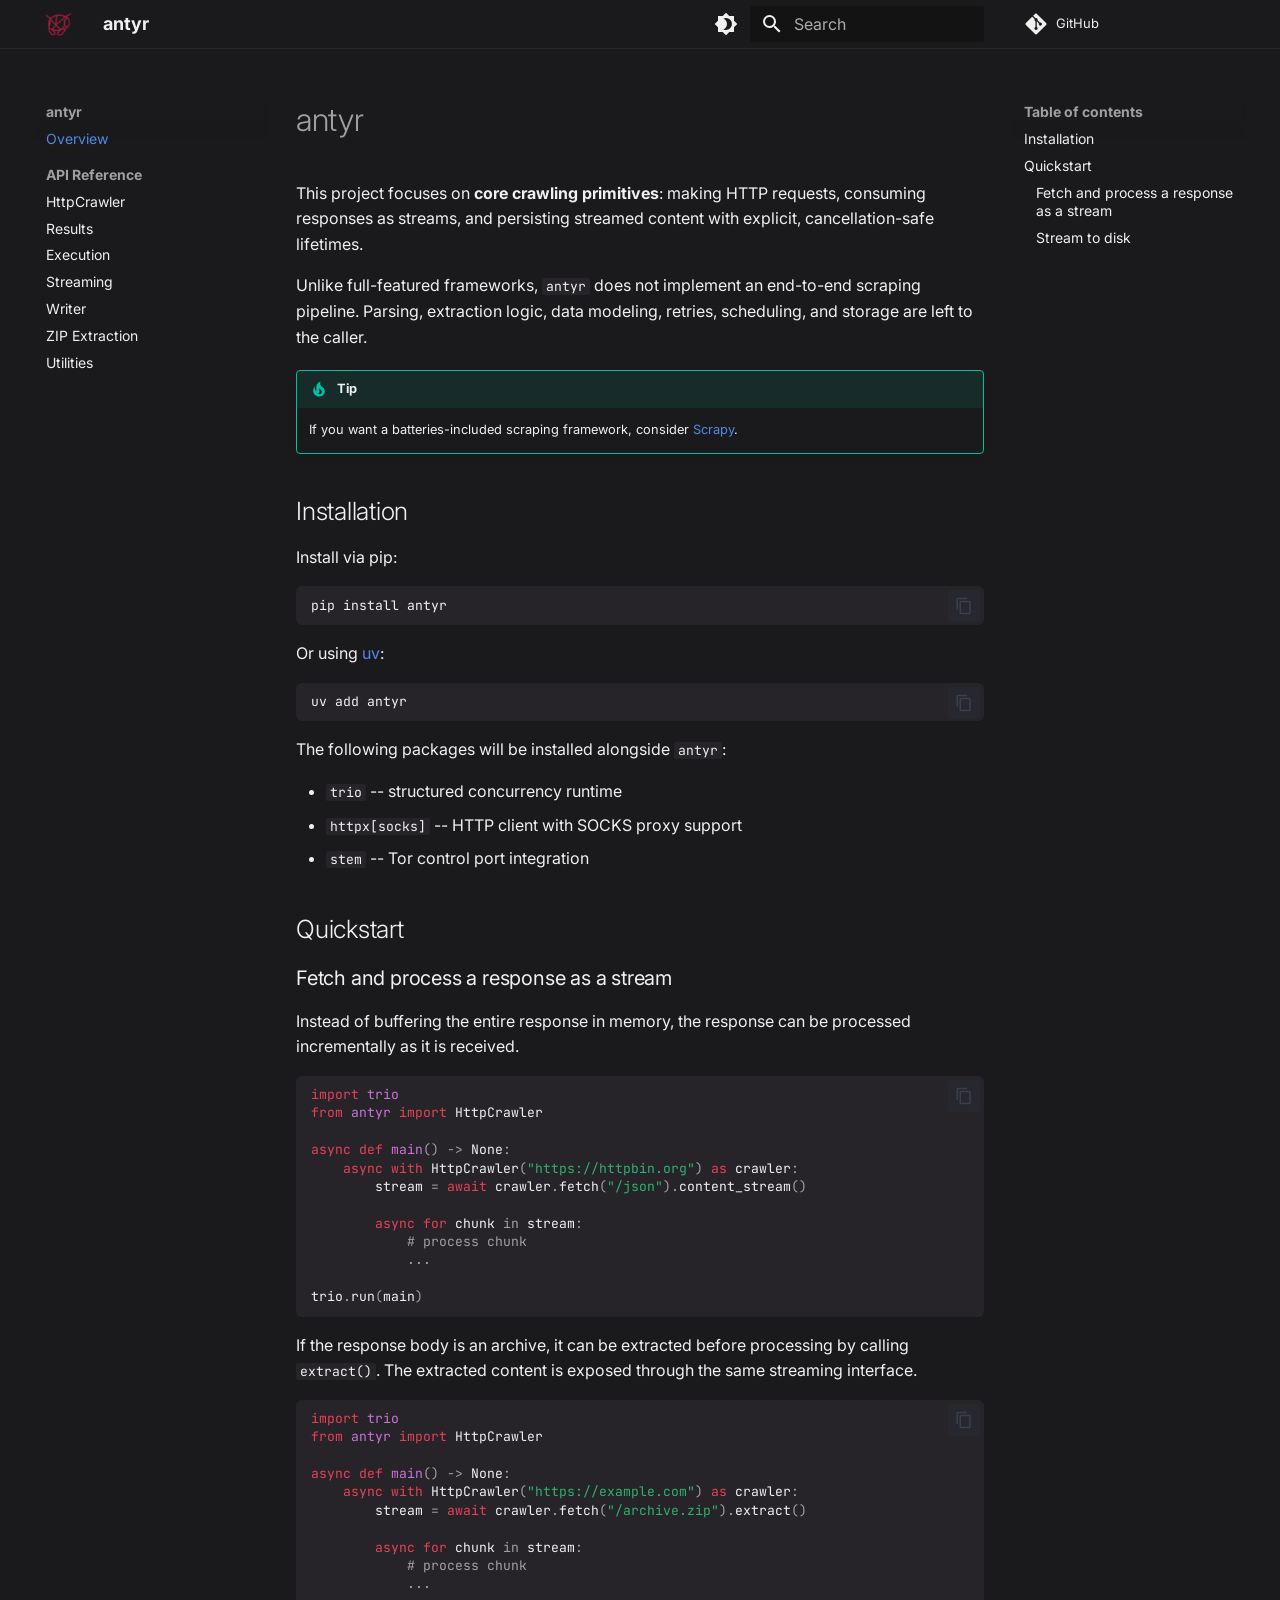
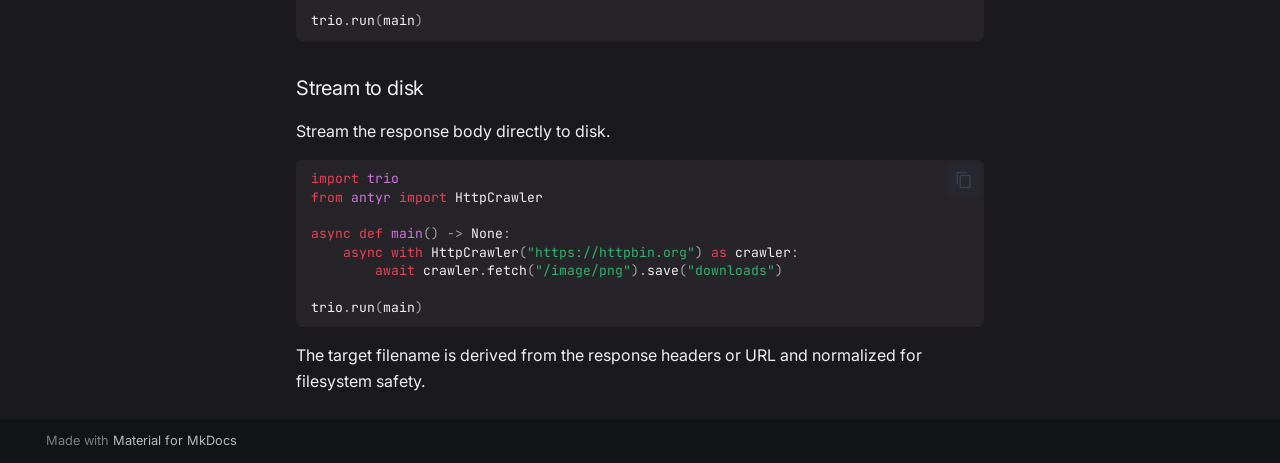
<file: index.html>
<!doctype html>
<html lang="en" class="no-js">
  <head>
    
      <meta charset="utf-8">
      <meta name="viewport" content="width=device-width,initial-scale=1">
      
        <meta name="description" content="A minimalistic web crawling toolkit for Python">
      
      
      
        <link rel="canonical" href="https://mrprfrm.github.io/antyr/">
      
      
      
        <link rel="next" href="api/crawlers/">
      
      
        
      
      
      <link rel="icon" href="assets/antyr-logo-tiny.png">
      <meta name="generator" content="mkdocs-1.6.1, mkdocs-material-9.7.6">
    
    
      
        <title>antyr</title>
      
    
    
      <link rel="stylesheet" href="assets/stylesheets/main.484c7ddc.min.css">
      
        
        <link rel="stylesheet" href="assets/stylesheets/palette.ab4e12ef.min.css">
      
      


    
    
      
    
    
      
        
        
        <link rel="preconnect" href="https://fonts.gstatic.com" crossorigin>
        <link rel="stylesheet" href="https://fonts.googleapis.com/css?family=Inter:300,300i,400,400i,700,700i%7CJetBrains+Mono:400,400i,700,700i&display=fallback">
        <style>:root{--md-text-font:"Inter";--md-code-font:"JetBrains Mono"}</style>
      
    
    
      <link rel="stylesheet" href="assets/_mkdocstrings.css">
    
      <link rel="stylesheet" href="stylesheets/custom.css">
    
    <script>__md_scope=new URL(".",location),__md_hash=e=>[...e].reduce(((e,_)=>(e<<5)-e+_.charCodeAt(0)),0),__md_get=(e,_=localStorage,t=__md_scope)=>JSON.parse(_.getItem(t.pathname+"."+e)),__md_set=(e,_,t=localStorage,a=__md_scope)=>{try{t.setItem(a.pathname+"."+e,JSON.stringify(_))}catch(e){}}</script>
    
      

    
    
  </head>
  
  
    
    
      
    
    
    
    
    <body dir="ltr" data-md-color-scheme="slate" data-md-color-primary="indigo" data-md-color-accent="indigo">
  
    
    <input class="md-toggle" data-md-toggle="drawer" type="checkbox" id="__drawer" autocomplete="off">
    <input class="md-toggle" data-md-toggle="search" type="checkbox" id="__search" autocomplete="off">
    <label class="md-overlay" for="__drawer"></label>
    <div data-md-component="skip">
      
        
        <a href="#antyr" class="md-skip">
          Skip to content
        </a>
      
    </div>
    <div data-md-component="announce">
      
    </div>
    
    
      

  

<header class="md-header md-header--shadow" data-md-component="header">
  <nav class="md-header__inner md-grid" aria-label="Header">
    <a href="." title="antyr" class="md-header__button md-logo" aria-label="antyr" data-md-component="logo">
      
  <img src="assets/antyr-logo-tiny.png" alt="logo">

    </a>
    <label class="md-header__button md-icon" for="__drawer">
      
      <svg xmlns="http://www.w3.org/2000/svg" viewBox="0 0 24 24"><path d="M3 6h18v2H3zm0 5h18v2H3zm0 5h18v2H3z"/></svg>
    </label>
    <div class="md-header__title" data-md-component="header-title">
      <div class="md-header__ellipsis">
        <div class="md-header__topic">
          <span class="md-ellipsis">
            antyr
          </span>
        </div>
        <div class="md-header__topic" data-md-component="header-topic">
          <span class="md-ellipsis">
            
              Overview
            
          </span>
        </div>
      </div>
    </div>
    
      
        <form class="md-header__option" data-md-component="palette">
  
    
    
    
    <input class="md-option" data-md-color-media="" data-md-color-scheme="slate" data-md-color-primary="indigo" data-md-color-accent="indigo"  aria-label="Switch to light mode"  type="radio" name="__palette" id="__palette_0">
    
      <label class="md-header__button md-icon" title="Switch to light mode" for="__palette_1" hidden>
        <svg xmlns="http://www.w3.org/2000/svg" viewBox="0 0 24 24"><path d="M12 18c-.89 0-1.74-.2-2.5-.55C11.56 16.5 13 14.42 13 12s-1.44-4.5-3.5-5.45C10.26 6.2 11.11 6 12 6a6 6 0 0 1 6 6 6 6 0 0 1-6 6m8-9.31V4h-4.69L12 .69 8.69 4H4v4.69L.69 12 4 15.31V20h4.69L12 23.31 15.31 20H20v-4.69L23.31 12z"/></svg>
      </label>
    
  
    
    
    
    <input class="md-option" data-md-color-media="" data-md-color-scheme="default" data-md-color-primary="indigo" data-md-color-accent="indigo"  aria-label="Switch to dark mode"  type="radio" name="__palette" id="__palette_1">
    
      <label class="md-header__button md-icon" title="Switch to dark mode" for="__palette_0" hidden>
        <svg xmlns="http://www.w3.org/2000/svg" viewBox="0 0 24 24"><path d="M12 8a4 4 0 0 0-4 4 4 4 0 0 0 4 4 4 4 0 0 0 4-4 4 4 0 0 0-4-4m0 10a6 6 0 0 1-6-6 6 6 0 0 1 6-6 6 6 0 0 1 6 6 6 6 0 0 1-6 6m8-9.31V4h-4.69L12 .69 8.69 4H4v4.69L.69 12 4 15.31V20h4.69L12 23.31 15.31 20H20v-4.69L23.31 12z"/></svg>
      </label>
    
  
</form>
      
    
    
      <script>var palette=__md_get("__palette");if(palette&&palette.color){if("(prefers-color-scheme)"===palette.color.media){var media=matchMedia("(prefers-color-scheme: light)"),input=document.querySelector(media.matches?"[data-md-color-media='(prefers-color-scheme: light)']":"[data-md-color-media='(prefers-color-scheme: dark)']");palette.color.media=input.getAttribute("data-md-color-media"),palette.color.scheme=input.getAttribute("data-md-color-scheme"),palette.color.primary=input.getAttribute("data-md-color-primary"),palette.color.accent=input.getAttribute("data-md-color-accent")}for(var[key,value]of Object.entries(palette.color))document.body.setAttribute("data-md-color-"+key,value)}</script>
    
    
    
      
      
        <label class="md-header__button md-icon" for="__search">
          
          <svg xmlns="http://www.w3.org/2000/svg" viewBox="0 0 24 24"><path d="M9.5 3A6.5 6.5 0 0 1 16 9.5c0 1.61-.59 3.09-1.56 4.23l.27.27h.79l5 5-1.5 1.5-5-5v-.79l-.27-.27A6.52 6.52 0 0 1 9.5 16 6.5 6.5 0 0 1 3 9.5 6.5 6.5 0 0 1 9.5 3m0 2C7 5 5 7 5 9.5S7 14 9.5 14 14 12 14 9.5 12 5 9.5 5"/></svg>
        </label>
        <div class="md-search" data-md-component="search" role="dialog">
  <label class="md-search__overlay" for="__search"></label>
  <div class="md-search__inner" role="search">
    <form class="md-search__form" name="search">
      <input type="text" class="md-search__input" name="query" aria-label="Search" placeholder="Search" autocapitalize="off" autocorrect="off" autocomplete="off" spellcheck="false" data-md-component="search-query" required>
      <label class="md-search__icon md-icon" for="__search">
        
        <svg xmlns="http://www.w3.org/2000/svg" viewBox="0 0 24 24"><path d="M9.5 3A6.5 6.5 0 0 1 16 9.5c0 1.61-.59 3.09-1.56 4.23l.27.27h.79l5 5-1.5 1.5-5-5v-.79l-.27-.27A6.52 6.52 0 0 1 9.5 16 6.5 6.5 0 0 1 3 9.5 6.5 6.5 0 0 1 9.5 3m0 2C7 5 5 7 5 9.5S7 14 9.5 14 14 12 14 9.5 12 5 9.5 5"/></svg>
        
        <svg xmlns="http://www.w3.org/2000/svg" viewBox="0 0 24 24"><path d="M20 11v2H8l5.5 5.5-1.42 1.42L4.16 12l7.92-7.92L13.5 5.5 8 11z"/></svg>
      </label>
      <nav class="md-search__options" aria-label="Search">
        
        <button type="reset" class="md-search__icon md-icon" title="Clear" aria-label="Clear" tabindex="-1">
          
          <svg xmlns="http://www.w3.org/2000/svg" viewBox="0 0 24 24"><path d="M19 6.41 17.59 5 12 10.59 6.41 5 5 6.41 10.59 12 5 17.59 6.41 19 12 13.41 17.59 19 19 17.59 13.41 12z"/></svg>
        </button>
      </nav>
      
    </form>
    <div class="md-search__output">
      <div class="md-search__scrollwrap" tabindex="0" data-md-scrollfix>
        <div class="md-search-result" data-md-component="search-result">
          <div class="md-search-result__meta">
            Initializing search
          </div>
          <ol class="md-search-result__list" role="presentation"></ol>
        </div>
      </div>
    </div>
  </div>
</div>
      
    
    
      <div class="md-header__source">
        <a href="https://github.com/mrprfrm/antyr" title="Go to repository" class="md-source" data-md-component="source">
  <div class="md-source__icon md-icon">
    
    <svg xmlns="http://www.w3.org/2000/svg" viewBox="0 0 448 512"><!--! Font Awesome Free 7.1.0 by @fontawesome - https://fontawesome.com License - https://fontawesome.com/license/free (Icons: CC BY 4.0, Fonts: SIL OFL 1.1, Code: MIT License) Copyright 2025 Fonticons, Inc.--><path d="M439.6 236.1 244 40.5c-5.4-5.5-12.8-8.5-20.4-8.5s-15 3-20.4 8.4L162.5 81l51.5 51.5c27.1-9.1 52.7 16.8 43.4 43.7l49.7 49.7c34.2-11.8 61.2 31 35.5 56.7-26.5 26.5-70.2-2.9-56-37.3L240.3 199v121.9c25.3 12.5 22.3 41.8 9.1 55-6.4 6.4-15.2 10.1-24.3 10.1s-17.8-3.6-24.3-10.1c-17.6-17.6-11.1-46.9 11.2-56v-123c-20.8-8.5-24.6-30.7-18.6-45L142.6 101 8.5 235.1C3 240.6 0 247.9 0 255.5s3 15 8.5 20.4l195.6 195.7c5.4 5.4 12.7 8.4 20.4 8.4s15-3 20.4-8.4l194.7-194.7c5.4-5.4 8.4-12.8 8.4-20.4s-3-15-8.4-20.4"/></svg>
  </div>
  <div class="md-source__repository">
    GitHub
  </div>
</a>
      </div>
    
  </nav>
  
</header>
    
    <div class="md-container" data-md-component="container">
      
      
        
          
        
      
      <main class="md-main" data-md-component="main">
        <div class="md-main__inner md-grid">
          
            
              
              <div class="md-sidebar md-sidebar--primary" data-md-component="sidebar" data-md-type="navigation" >
                <div class="md-sidebar__scrollwrap">
                  <div class="md-sidebar__inner">
                    



<nav class="md-nav md-nav--primary" aria-label="Navigation" data-md-level="0">
  <label class="md-nav__title" for="__drawer">
    <a href="." title="antyr" class="md-nav__button md-logo" aria-label="antyr" data-md-component="logo">
      
  <img src="assets/antyr-logo-tiny.png" alt="logo">

    </a>
    antyr
  </label>
  
    <div class="md-nav__source">
      <a href="https://github.com/mrprfrm/antyr" title="Go to repository" class="md-source" data-md-component="source">
  <div class="md-source__icon md-icon">
    
    <svg xmlns="http://www.w3.org/2000/svg" viewBox="0 0 448 512"><!--! Font Awesome Free 7.1.0 by @fontawesome - https://fontawesome.com License - https://fontawesome.com/license/free (Icons: CC BY 4.0, Fonts: SIL OFL 1.1, Code: MIT License) Copyright 2025 Fonticons, Inc.--><path d="M439.6 236.1 244 40.5c-5.4-5.5-12.8-8.5-20.4-8.5s-15 3-20.4 8.4L162.5 81l51.5 51.5c27.1-9.1 52.7 16.8 43.4 43.7l49.7 49.7c34.2-11.8 61.2 31 35.5 56.7-26.5 26.5-70.2-2.9-56-37.3L240.3 199v121.9c25.3 12.5 22.3 41.8 9.1 55-6.4 6.4-15.2 10.1-24.3 10.1s-17.8-3.6-24.3-10.1c-17.6-17.6-11.1-46.9 11.2-56v-123c-20.8-8.5-24.6-30.7-18.6-45L142.6 101 8.5 235.1C3 240.6 0 247.9 0 255.5s3 15 8.5 20.4l195.6 195.7c5.4 5.4 12.7 8.4 20.4 8.4s15-3 20.4-8.4l194.7-194.7c5.4-5.4 8.4-12.8 8.4-20.4s-3-15-8.4-20.4"/></svg>
  </div>
  <div class="md-source__repository">
    GitHub
  </div>
</a>
    </div>
  
  <ul class="md-nav__list" data-md-scrollfix>
    
      
      
  
  
    
  
  
  
    <li class="md-nav__item md-nav__item--active">
      
      <input class="md-nav__toggle md-toggle" type="checkbox" id="__toc">
      
      
        
      
      
        <label class="md-nav__link md-nav__link--active" for="__toc">
          
  
  
  <span class="md-ellipsis">
    
  
    Overview
  

    
  </span>
  
  

          <span class="md-nav__icon md-icon"></span>
        </label>
      
      <a href="." class="md-nav__link md-nav__link--active">
        
  
  
  <span class="md-ellipsis">
    
  
    Overview
  

    
  </span>
  
  

      </a>
      
        

<nav class="md-nav md-nav--secondary" aria-label="Table of contents">
  
  
  
    
  
  
    <label class="md-nav__title" for="__toc">
      <span class="md-nav__icon md-icon"></span>
      Table of contents
    </label>
    <ul class="md-nav__list" data-md-component="toc" data-md-scrollfix>
      
        <li class="md-nav__item">
  <a href="#installation" class="md-nav__link">
    <span class="md-ellipsis">
      
        Installation
      
    </span>
  </a>
  
</li>
      
        <li class="md-nav__item">
  <a href="#quickstart" class="md-nav__link">
    <span class="md-ellipsis">
      
        Quickstart
      
    </span>
  </a>
  
    <nav class="md-nav" aria-label="Quickstart">
      <ul class="md-nav__list">
        
          <li class="md-nav__item">
  <a href="#fetch-and-process-a-response-as-a-stream" class="md-nav__link">
    <span class="md-ellipsis">
      
        Fetch and process a response as a stream
      
    </span>
  </a>
  
</li>
        
          <li class="md-nav__item">
  <a href="#stream-to-disk" class="md-nav__link">
    <span class="md-ellipsis">
      
        Stream to disk
      
    </span>
  </a>
  
</li>
        
      </ul>
    </nav>
  
</li>
      
    </ul>
  
</nav>
      
    </li>
  

    
      
      
  
  
  
  
    
    
    
    
      
        
        
      
    
    
    <li class="md-nav__item md-nav__item--section md-nav__item--nested">
      
        
        
          
        
        <input class="md-nav__toggle md-toggle md-toggle--indeterminate" type="checkbox" id="__nav_2" >
        
          
          <label class="md-nav__link" for="__nav_2" id="__nav_2_label" tabindex="">
            
  
  
  <span class="md-ellipsis">
    
  
    API Reference
  

    
  </span>
  
  

            <span class="md-nav__icon md-icon"></span>
          </label>
        
        <nav class="md-nav" data-md-level="1" aria-labelledby="__nav_2_label" aria-expanded="false">
          <label class="md-nav__title" for="__nav_2">
            <span class="md-nav__icon md-icon"></span>
            
  
    API Reference
  

          </label>
          <ul class="md-nav__list" data-md-scrollfix>
            
              
                
  
  
  
  
    <li class="md-nav__item">
      <a href="api/crawlers/" class="md-nav__link">
        
  
  
  <span class="md-ellipsis">
    
  
    HttpCrawler
  

    
  </span>
  
  

      </a>
    </li>
  

              
            
              
                
  
  
  
  
    <li class="md-nav__item">
      <a href="api/results/" class="md-nav__link">
        
  
  
  <span class="md-ellipsis">
    
  
    Results
  

    
  </span>
  
  

      </a>
    </li>
  

              
            
              
                
  
  
  
  
    <li class="md-nav__item">
      <a href="api/execution/" class="md-nav__link">
        
  
  
  <span class="md-ellipsis">
    
  
    Execution
  

    
  </span>
  
  

      </a>
    </li>
  

              
            
              
                
  
  
  
  
    <li class="md-nav__item">
      <a href="api/streaming/" class="md-nav__link">
        
  
  
  <span class="md-ellipsis">
    
  
    Streaming
  

    
  </span>
  
  

      </a>
    </li>
  

              
            
              
                
  
  
  
  
    <li class="md-nav__item">
      <a href="api/files/" class="md-nav__link">
        
  
  
  <span class="md-ellipsis">
    
  
    Writer
  

    
  </span>
  
  

      </a>
    </li>
  

              
            
              
                
  
  
  
  
    <li class="md-nav__item">
      <a href="api/zip/" class="md-nav__link">
        
  
  
  <span class="md-ellipsis">
    
  
    ZIP Extraction
  

    
  </span>
  
  

      </a>
    </li>
  

              
            
              
                
  
  
  
  
    <li class="md-nav__item">
      <a href="api/func/" class="md-nav__link">
        
  
  
  <span class="md-ellipsis">
    
  
    Utilities
  

    
  </span>
  
  

      </a>
    </li>
  

              
            
          </ul>
        </nav>
      
    </li>
  

    
  </ul>
</nav>
                  </div>
                </div>
              </div>
            
            
              
              <div class="md-sidebar md-sidebar--secondary" data-md-component="sidebar" data-md-type="toc" >
                <div class="md-sidebar__scrollwrap">
                  <div class="md-sidebar__inner">
                    

<nav class="md-nav md-nav--secondary" aria-label="Table of contents">
  
  
  
    
  
  
    <label class="md-nav__title" for="__toc">
      <span class="md-nav__icon md-icon"></span>
      Table of contents
    </label>
    <ul class="md-nav__list" data-md-component="toc" data-md-scrollfix>
      
        <li class="md-nav__item">
  <a href="#installation" class="md-nav__link">
    <span class="md-ellipsis">
      
        Installation
      
    </span>
  </a>
  
</li>
      
        <li class="md-nav__item">
  <a href="#quickstart" class="md-nav__link">
    <span class="md-ellipsis">
      
        Quickstart
      
    </span>
  </a>
  
    <nav class="md-nav" aria-label="Quickstart">
      <ul class="md-nav__list">
        
          <li class="md-nav__item">
  <a href="#fetch-and-process-a-response-as-a-stream" class="md-nav__link">
    <span class="md-ellipsis">
      
        Fetch and process a response as a stream
      
    </span>
  </a>
  
</li>
        
          <li class="md-nav__item">
  <a href="#stream-to-disk" class="md-nav__link">
    <span class="md-ellipsis">
      
        Stream to disk
      
    </span>
  </a>
  
</li>
        
      </ul>
    </nav>
  
</li>
      
    </ul>
  
</nav>
                  </div>
                </div>
              </div>
            
          
          
            <div class="md-content" data-md-component="content">
              
              <article class="md-content__inner md-typeset">
                
                  


  
  


<h1 id="antyr">antyr<a class="headerlink" href="#antyr" title="Permanent link">&para;</a></h1>
<p>This project focuses on <strong>core crawling primitives</strong>: making HTTP requests, consuming responses as streams, and persisting streamed content with explicit, cancellation-safe lifetimes.</p>
<p>Unlike full-featured frameworks, <code>antyr</code> does not implement an end-to-end scraping pipeline. Parsing, extraction logic, data modeling, retries, scheduling, and storage are left to the caller.</p>
<div class="admonition tip">
<p class="admonition-title">Tip</p>
<p>If you want a batteries-included scraping framework, consider <a href="https://scrapy.org/">Scrapy</a>.</p>
</div>
<h2 id="installation">Installation<a class="headerlink" href="#installation" title="Permanent link">&para;</a></h2>
<p>Install via pip:</p>
<div class="highlight"><pre><span></span><code><a id="__codelineno-0-1" name="__codelineno-0-1" href="#__codelineno-0-1"></a>pip<span class="w"> </span>install<span class="w"> </span>antyr
</code></pre></div>
<p>Or using <a href="https://github.com/astral-sh/uv">uv</a>:</p>
<div class="highlight"><pre><span></span><code><a id="__codelineno-1-1" name="__codelineno-1-1" href="#__codelineno-1-1"></a>uv<span class="w"> </span>add<span class="w"> </span>antyr
</code></pre></div>
<p>The following packages will be installed alongside <code>antyr</code>:</p>
<ul>
<li><code>trio</code> -- structured concurrency runtime</li>
<li><code>httpx[socks]</code> -- HTTP client with SOCKS proxy support</li>
<li><code>stem</code> -- Tor control port integration</li>
</ul>
<h2 id="quickstart">Quickstart<a class="headerlink" href="#quickstart" title="Permanent link">&para;</a></h2>
<h3 id="fetch-and-process-a-response-as-a-stream">Fetch and process a response as a stream<a class="headerlink" href="#fetch-and-process-a-response-as-a-stream" title="Permanent link">&para;</a></h3>
<p>Instead of buffering the entire response in memory, the response can be processed incrementally as it is received.</p>
<div class="highlight"><pre><span></span><code><a id="__codelineno-2-1" name="__codelineno-2-1" href="#__codelineno-2-1"></a><span class="kn">import</span><span class="w"> </span><span class="nn">trio</span>
<a id="__codelineno-2-2" name="__codelineno-2-2" href="#__codelineno-2-2"></a><span class="kn">from</span><span class="w"> </span><span class="nn">antyr</span><span class="w"> </span><span class="kn">import</span> <span class="n">HttpCrawler</span>
<a id="__codelineno-2-3" name="__codelineno-2-3" href="#__codelineno-2-3"></a>
<a id="__codelineno-2-4" name="__codelineno-2-4" href="#__codelineno-2-4"></a><span class="k">async</span> <span class="k">def</span><span class="w"> </span><span class="nf">main</span><span class="p">()</span> <span class="o">-&gt;</span> <span class="kc">None</span><span class="p">:</span>
<a id="__codelineno-2-5" name="__codelineno-2-5" href="#__codelineno-2-5"></a>    <span class="k">async</span> <span class="k">with</span> <span class="n">HttpCrawler</span><span class="p">(</span><span class="s2">&quot;https://httpbin.org&quot;</span><span class="p">)</span> <span class="k">as</span> <span class="n">crawler</span><span class="p">:</span>
<a id="__codelineno-2-6" name="__codelineno-2-6" href="#__codelineno-2-6"></a>        <span class="n">stream</span> <span class="o">=</span> <span class="k">await</span> <span class="n">crawler</span><span class="o">.</span><span class="n">fetch</span><span class="p">(</span><span class="s2">&quot;/json&quot;</span><span class="p">)</span><span class="o">.</span><span class="n">content_stream</span><span class="p">()</span>
<a id="__codelineno-2-7" name="__codelineno-2-7" href="#__codelineno-2-7"></a>
<a id="__codelineno-2-8" name="__codelineno-2-8" href="#__codelineno-2-8"></a>        <span class="k">async</span> <span class="k">for</span> <span class="n">chunk</span> <span class="ow">in</span> <span class="n">stream</span><span class="p">:</span>
<a id="__codelineno-2-9" name="__codelineno-2-9" href="#__codelineno-2-9"></a>            <span class="c1"># process chunk</span>
<a id="__codelineno-2-10" name="__codelineno-2-10" href="#__codelineno-2-10"></a>            <span class="o">...</span>
<a id="__codelineno-2-11" name="__codelineno-2-11" href="#__codelineno-2-11"></a>
<a id="__codelineno-2-12" name="__codelineno-2-12" href="#__codelineno-2-12"></a><span class="n">trio</span><span class="o">.</span><span class="n">run</span><span class="p">(</span><span class="n">main</span><span class="p">)</span>
</code></pre></div>
<p>If the response body is an archive, it can be extracted before processing by calling <code>extract()</code>. The extracted content is exposed through the same streaming interface.</p>
<div class="highlight"><pre><span></span><code><a id="__codelineno-3-1" name="__codelineno-3-1" href="#__codelineno-3-1"></a><span class="kn">import</span><span class="w"> </span><span class="nn">trio</span>
<a id="__codelineno-3-2" name="__codelineno-3-2" href="#__codelineno-3-2"></a><span class="kn">from</span><span class="w"> </span><span class="nn">antyr</span><span class="w"> </span><span class="kn">import</span> <span class="n">HttpCrawler</span>
<a id="__codelineno-3-3" name="__codelineno-3-3" href="#__codelineno-3-3"></a>
<a id="__codelineno-3-4" name="__codelineno-3-4" href="#__codelineno-3-4"></a><span class="k">async</span> <span class="k">def</span><span class="w"> </span><span class="nf">main</span><span class="p">()</span> <span class="o">-&gt;</span> <span class="kc">None</span><span class="p">:</span>
<a id="__codelineno-3-5" name="__codelineno-3-5" href="#__codelineno-3-5"></a>    <span class="k">async</span> <span class="k">with</span> <span class="n">HttpCrawler</span><span class="p">(</span><span class="s2">&quot;https://example.com&quot;</span><span class="p">)</span> <span class="k">as</span> <span class="n">crawler</span><span class="p">:</span>
<a id="__codelineno-3-6" name="__codelineno-3-6" href="#__codelineno-3-6"></a>        <span class="n">stream</span> <span class="o">=</span> <span class="k">await</span> <span class="n">crawler</span><span class="o">.</span><span class="n">fetch</span><span class="p">(</span><span class="s2">&quot;/archive.zip&quot;</span><span class="p">)</span><span class="o">.</span><span class="n">extract</span><span class="p">()</span>
<a id="__codelineno-3-7" name="__codelineno-3-7" href="#__codelineno-3-7"></a>
<a id="__codelineno-3-8" name="__codelineno-3-8" href="#__codelineno-3-8"></a>        <span class="k">async</span> <span class="k">for</span> <span class="n">chunk</span> <span class="ow">in</span> <span class="n">stream</span><span class="p">:</span>
<a id="__codelineno-3-9" name="__codelineno-3-9" href="#__codelineno-3-9"></a>            <span class="c1"># process chunk</span>
<a id="__codelineno-3-10" name="__codelineno-3-10" href="#__codelineno-3-10"></a>            <span class="o">...</span>
<a id="__codelineno-3-11" name="__codelineno-3-11" href="#__codelineno-3-11"></a>
<a id="__codelineno-3-12" name="__codelineno-3-12" href="#__codelineno-3-12"></a><span class="n">trio</span><span class="o">.</span><span class="n">run</span><span class="p">(</span><span class="n">main</span><span class="p">)</span>
</code></pre></div>
<h3 id="stream-to-disk">Stream to disk<a class="headerlink" href="#stream-to-disk" title="Permanent link">&para;</a></h3>
<p>Stream the response body directly to disk.</p>
<div class="highlight"><pre><span></span><code><a id="__codelineno-4-1" name="__codelineno-4-1" href="#__codelineno-4-1"></a><span class="kn">import</span><span class="w"> </span><span class="nn">trio</span>
<a id="__codelineno-4-2" name="__codelineno-4-2" href="#__codelineno-4-2"></a><span class="kn">from</span><span class="w"> </span><span class="nn">antyr</span><span class="w"> </span><span class="kn">import</span> <span class="n">HttpCrawler</span>
<a id="__codelineno-4-3" name="__codelineno-4-3" href="#__codelineno-4-3"></a>
<a id="__codelineno-4-4" name="__codelineno-4-4" href="#__codelineno-4-4"></a><span class="k">async</span> <span class="k">def</span><span class="w"> </span><span class="nf">main</span><span class="p">()</span> <span class="o">-&gt;</span> <span class="kc">None</span><span class="p">:</span>
<a id="__codelineno-4-5" name="__codelineno-4-5" href="#__codelineno-4-5"></a>    <span class="k">async</span> <span class="k">with</span> <span class="n">HttpCrawler</span><span class="p">(</span><span class="s2">&quot;https://httpbin.org&quot;</span><span class="p">)</span> <span class="k">as</span> <span class="n">crawler</span><span class="p">:</span>
<a id="__codelineno-4-6" name="__codelineno-4-6" href="#__codelineno-4-6"></a>        <span class="k">await</span> <span class="n">crawler</span><span class="o">.</span><span class="n">fetch</span><span class="p">(</span><span class="s2">&quot;/image/png&quot;</span><span class="p">)</span><span class="o">.</span><span class="n">save</span><span class="p">(</span><span class="s2">&quot;downloads&quot;</span><span class="p">)</span>
<a id="__codelineno-4-7" name="__codelineno-4-7" href="#__codelineno-4-7"></a>
<a id="__codelineno-4-8" name="__codelineno-4-8" href="#__codelineno-4-8"></a><span class="n">trio</span><span class="o">.</span><span class="n">run</span><span class="p">(</span><span class="n">main</span><span class="p">)</span>
</code></pre></div>
<p>The target filename is derived from the response headers or URL and normalized for filesystem safety.</p>












                
              </article>
            </div>
          
          
<script>var target=document.getElementById(location.hash.slice(1));target&&target.name&&(target.checked=target.name.startsWith("__tabbed_"))</script>
        </div>
        
      </main>
      
        <footer class="md-footer">
  
  <div class="md-footer-meta md-typeset">
    <div class="md-footer-meta__inner md-grid">
      <div class="md-copyright">
  
  
    Made with
    <a href="https://squidfunk.github.io/mkdocs-material/" target="_blank" rel="noopener">
      Material for MkDocs
    </a>
  
</div>
      
    </div>
  </div>
</footer>
      
    </div>
    <div class="md-dialog" data-md-component="dialog">
      <div class="md-dialog__inner md-typeset"></div>
    </div>
    
    
    
      
      
      <script id="__config" type="application/json">{"annotate": null, "base": ".", "features": ["content.code.copy", "navigation.sections", "navigation.expand"], "search": "assets/javascripts/workers/search.2c215733.min.js", "tags": null, "translations": {"clipboard.copied": "Copied to clipboard", "clipboard.copy": "Copy to clipboard", "search.result.more.one": "1 more on this page", "search.result.more.other": "# more on this page", "search.result.none": "No matching documents", "search.result.one": "1 matching document", "search.result.other": "# matching documents", "search.result.placeholder": "Type to start searching", "search.result.term.missing": "Missing", "select.version": "Select version"}, "version": null}</script>
    
    
      <script src="assets/javascripts/bundle.79ae519e.min.js"></script>
      
    
  </body>
</html>
</file>
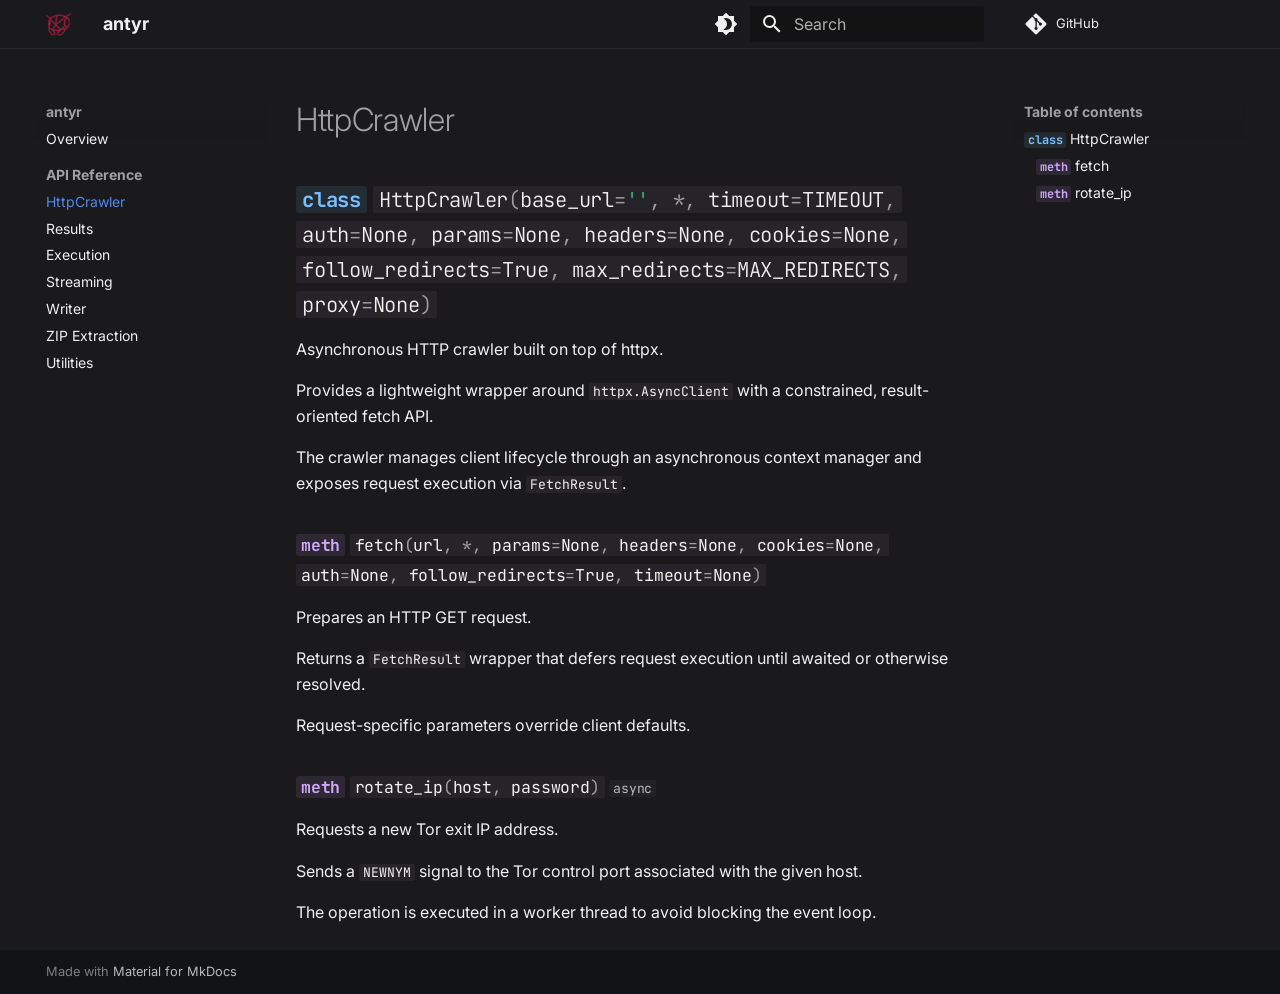
<file: api/crawlers/index.html>
<!doctype html>
<html lang="en" class="no-js">
  <head>
    
      <meta charset="utf-8">
      <meta name="viewport" content="width=device-width,initial-scale=1">
      
        <meta name="description" content="A minimalistic web crawling toolkit for Python">
      
      
      
        <link rel="canonical" href="https://mrprfrm.github.io/antyr/api/crawlers/">
      
      
        <link rel="prev" href="../..">
      
      
        <link rel="next" href="../results/">
      
      
        
      
      
      <link rel="icon" href="../../assets/antyr-logo-tiny.png">
      <meta name="generator" content="mkdocs-1.6.1, mkdocs-material-9.7.6">
    
    
      
        <title>HttpCrawler - antyr</title>
      
    
    
      <link rel="stylesheet" href="../../assets/stylesheets/main.484c7ddc.min.css">
      
        
        <link rel="stylesheet" href="../../assets/stylesheets/palette.ab4e12ef.min.css">
      
      


    
    
      
    
    
      
        
        
        <link rel="preconnect" href="https://fonts.gstatic.com" crossorigin>
        <link rel="stylesheet" href="https://fonts.googleapis.com/css?family=Inter:300,300i,400,400i,700,700i%7CJetBrains+Mono:400,400i,700,700i&display=fallback">
        <style>:root{--md-text-font:"Inter";--md-code-font:"JetBrains Mono"}</style>
      
    
    
      <link rel="stylesheet" href="../../assets/_mkdocstrings.css">
    
      <link rel="stylesheet" href="../../stylesheets/custom.css">
    
    <script>__md_scope=new URL("../..",location),__md_hash=e=>[...e].reduce(((e,_)=>(e<<5)-e+_.charCodeAt(0)),0),__md_get=(e,_=localStorage,t=__md_scope)=>JSON.parse(_.getItem(t.pathname+"."+e)),__md_set=(e,_,t=localStorage,a=__md_scope)=>{try{t.setItem(a.pathname+"."+e,JSON.stringify(_))}catch(e){}}</script>
    
      

    
    
  </head>
  
  
    
    
      
    
    
    
    
    <body dir="ltr" data-md-color-scheme="slate" data-md-color-primary="indigo" data-md-color-accent="indigo">
  
    
    <input class="md-toggle" data-md-toggle="drawer" type="checkbox" id="__drawer" autocomplete="off">
    <input class="md-toggle" data-md-toggle="search" type="checkbox" id="__search" autocomplete="off">
    <label class="md-overlay" for="__drawer"></label>
    <div data-md-component="skip">
      
        
        <a href="#httpcrawler" class="md-skip">
          Skip to content
        </a>
      
    </div>
    <div data-md-component="announce">
      
    </div>
    
    
      

  

<header class="md-header md-header--shadow" data-md-component="header">
  <nav class="md-header__inner md-grid" aria-label="Header">
    <a href="../.." title="antyr" class="md-header__button md-logo" aria-label="antyr" data-md-component="logo">
      
  <img src="../../assets/antyr-logo-tiny.png" alt="logo">

    </a>
    <label class="md-header__button md-icon" for="__drawer">
      
      <svg xmlns="http://www.w3.org/2000/svg" viewBox="0 0 24 24"><path d="M3 6h18v2H3zm0 5h18v2H3zm0 5h18v2H3z"/></svg>
    </label>
    <div class="md-header__title" data-md-component="header-title">
      <div class="md-header__ellipsis">
        <div class="md-header__topic">
          <span class="md-ellipsis">
            antyr
          </span>
        </div>
        <div class="md-header__topic" data-md-component="header-topic">
          <span class="md-ellipsis">
            
              HttpCrawler
            
          </span>
        </div>
      </div>
    </div>
    
      
        <form class="md-header__option" data-md-component="palette">
  
    
    
    
    <input class="md-option" data-md-color-media="" data-md-color-scheme="slate" data-md-color-primary="indigo" data-md-color-accent="indigo"  aria-label="Switch to light mode"  type="radio" name="__palette" id="__palette_0">
    
      <label class="md-header__button md-icon" title="Switch to light mode" for="__palette_1" hidden>
        <svg xmlns="http://www.w3.org/2000/svg" viewBox="0 0 24 24"><path d="M12 18c-.89 0-1.74-.2-2.5-.55C11.56 16.5 13 14.42 13 12s-1.44-4.5-3.5-5.45C10.26 6.2 11.11 6 12 6a6 6 0 0 1 6 6 6 6 0 0 1-6 6m8-9.31V4h-4.69L12 .69 8.69 4H4v4.69L.69 12 4 15.31V20h4.69L12 23.31 15.31 20H20v-4.69L23.31 12z"/></svg>
      </label>
    
  
    
    
    
    <input class="md-option" data-md-color-media="" data-md-color-scheme="default" data-md-color-primary="indigo" data-md-color-accent="indigo"  aria-label="Switch to dark mode"  type="radio" name="__palette" id="__palette_1">
    
      <label class="md-header__button md-icon" title="Switch to dark mode" for="__palette_0" hidden>
        <svg xmlns="http://www.w3.org/2000/svg" viewBox="0 0 24 24"><path d="M12 8a4 4 0 0 0-4 4 4 4 0 0 0 4 4 4 4 0 0 0 4-4 4 4 0 0 0-4-4m0 10a6 6 0 0 1-6-6 6 6 0 0 1 6-6 6 6 0 0 1 6 6 6 6 0 0 1-6 6m8-9.31V4h-4.69L12 .69 8.69 4H4v4.69L.69 12 4 15.31V20h4.69L12 23.31 15.31 20H20v-4.69L23.31 12z"/></svg>
      </label>
    
  
</form>
      
    
    
      <script>var palette=__md_get("__palette");if(palette&&palette.color){if("(prefers-color-scheme)"===palette.color.media){var media=matchMedia("(prefers-color-scheme: light)"),input=document.querySelector(media.matches?"[data-md-color-media='(prefers-color-scheme: light)']":"[data-md-color-media='(prefers-color-scheme: dark)']");palette.color.media=input.getAttribute("data-md-color-media"),palette.color.scheme=input.getAttribute("data-md-color-scheme"),palette.color.primary=input.getAttribute("data-md-color-primary"),palette.color.accent=input.getAttribute("data-md-color-accent")}for(var[key,value]of Object.entries(palette.color))document.body.setAttribute("data-md-color-"+key,value)}</script>
    
    
    
      
      
        <label class="md-header__button md-icon" for="__search">
          
          <svg xmlns="http://www.w3.org/2000/svg" viewBox="0 0 24 24"><path d="M9.5 3A6.5 6.5 0 0 1 16 9.5c0 1.61-.59 3.09-1.56 4.23l.27.27h.79l5 5-1.5 1.5-5-5v-.79l-.27-.27A6.52 6.52 0 0 1 9.5 16 6.5 6.5 0 0 1 3 9.5 6.5 6.5 0 0 1 9.5 3m0 2C7 5 5 7 5 9.5S7 14 9.5 14 14 12 14 9.5 12 5 9.5 5"/></svg>
        </label>
        <div class="md-search" data-md-component="search" role="dialog">
  <label class="md-search__overlay" for="__search"></label>
  <div class="md-search__inner" role="search">
    <form class="md-search__form" name="search">
      <input type="text" class="md-search__input" name="query" aria-label="Search" placeholder="Search" autocapitalize="off" autocorrect="off" autocomplete="off" spellcheck="false" data-md-component="search-query" required>
      <label class="md-search__icon md-icon" for="__search">
        
        <svg xmlns="http://www.w3.org/2000/svg" viewBox="0 0 24 24"><path d="M9.5 3A6.5 6.5 0 0 1 16 9.5c0 1.61-.59 3.09-1.56 4.23l.27.27h.79l5 5-1.5 1.5-5-5v-.79l-.27-.27A6.52 6.52 0 0 1 9.5 16 6.5 6.5 0 0 1 3 9.5 6.5 6.5 0 0 1 9.5 3m0 2C7 5 5 7 5 9.5S7 14 9.5 14 14 12 14 9.5 12 5 9.5 5"/></svg>
        
        <svg xmlns="http://www.w3.org/2000/svg" viewBox="0 0 24 24"><path d="M20 11v2H8l5.5 5.5-1.42 1.42L4.16 12l7.92-7.92L13.5 5.5 8 11z"/></svg>
      </label>
      <nav class="md-search__options" aria-label="Search">
        
        <button type="reset" class="md-search__icon md-icon" title="Clear" aria-label="Clear" tabindex="-1">
          
          <svg xmlns="http://www.w3.org/2000/svg" viewBox="0 0 24 24"><path d="M19 6.41 17.59 5 12 10.59 6.41 5 5 6.41 10.59 12 5 17.59 6.41 19 12 13.41 17.59 19 19 17.59 13.41 12z"/></svg>
        </button>
      </nav>
      
    </form>
    <div class="md-search__output">
      <div class="md-search__scrollwrap" tabindex="0" data-md-scrollfix>
        <div class="md-search-result" data-md-component="search-result">
          <div class="md-search-result__meta">
            Initializing search
          </div>
          <ol class="md-search-result__list" role="presentation"></ol>
        </div>
      </div>
    </div>
  </div>
</div>
      
    
    
      <div class="md-header__source">
        <a href="https://github.com/mrprfrm/antyr" title="Go to repository" class="md-source" data-md-component="source">
  <div class="md-source__icon md-icon">
    
    <svg xmlns="http://www.w3.org/2000/svg" viewBox="0 0 448 512"><!--! Font Awesome Free 7.1.0 by @fontawesome - https://fontawesome.com License - https://fontawesome.com/license/free (Icons: CC BY 4.0, Fonts: SIL OFL 1.1, Code: MIT License) Copyright 2025 Fonticons, Inc.--><path d="M439.6 236.1 244 40.5c-5.4-5.5-12.8-8.5-20.4-8.5s-15 3-20.4 8.4L162.5 81l51.5 51.5c27.1-9.1 52.7 16.8 43.4 43.7l49.7 49.7c34.2-11.8 61.2 31 35.5 56.7-26.5 26.5-70.2-2.9-56-37.3L240.3 199v121.9c25.3 12.5 22.3 41.8 9.1 55-6.4 6.4-15.2 10.1-24.3 10.1s-17.8-3.6-24.3-10.1c-17.6-17.6-11.1-46.9 11.2-56v-123c-20.8-8.5-24.6-30.7-18.6-45L142.6 101 8.5 235.1C3 240.6 0 247.9 0 255.5s3 15 8.5 20.4l195.6 195.7c5.4 5.4 12.7 8.4 20.4 8.4s15-3 20.4-8.4l194.7-194.7c5.4-5.4 8.4-12.8 8.4-20.4s-3-15-8.4-20.4"/></svg>
  </div>
  <div class="md-source__repository">
    GitHub
  </div>
</a>
      </div>
    
  </nav>
  
</header>
    
    <div class="md-container" data-md-component="container">
      
      
        
          
        
      
      <main class="md-main" data-md-component="main">
        <div class="md-main__inner md-grid">
          
            
              
              <div class="md-sidebar md-sidebar--primary" data-md-component="sidebar" data-md-type="navigation" >
                <div class="md-sidebar__scrollwrap">
                  <div class="md-sidebar__inner">
                    



<nav class="md-nav md-nav--primary" aria-label="Navigation" data-md-level="0">
  <label class="md-nav__title" for="__drawer">
    <a href="../.." title="antyr" class="md-nav__button md-logo" aria-label="antyr" data-md-component="logo">
      
  <img src="../../assets/antyr-logo-tiny.png" alt="logo">

    </a>
    antyr
  </label>
  
    <div class="md-nav__source">
      <a href="https://github.com/mrprfrm/antyr" title="Go to repository" class="md-source" data-md-component="source">
  <div class="md-source__icon md-icon">
    
    <svg xmlns="http://www.w3.org/2000/svg" viewBox="0 0 448 512"><!--! Font Awesome Free 7.1.0 by @fontawesome - https://fontawesome.com License - https://fontawesome.com/license/free (Icons: CC BY 4.0, Fonts: SIL OFL 1.1, Code: MIT License) Copyright 2025 Fonticons, Inc.--><path d="M439.6 236.1 244 40.5c-5.4-5.5-12.8-8.5-20.4-8.5s-15 3-20.4 8.4L162.5 81l51.5 51.5c27.1-9.1 52.7 16.8 43.4 43.7l49.7 49.7c34.2-11.8 61.2 31 35.5 56.7-26.5 26.5-70.2-2.9-56-37.3L240.3 199v121.9c25.3 12.5 22.3 41.8 9.1 55-6.4 6.4-15.2 10.1-24.3 10.1s-17.8-3.6-24.3-10.1c-17.6-17.6-11.1-46.9 11.2-56v-123c-20.8-8.5-24.6-30.7-18.6-45L142.6 101 8.5 235.1C3 240.6 0 247.9 0 255.5s3 15 8.5 20.4l195.6 195.7c5.4 5.4 12.7 8.4 20.4 8.4s15-3 20.4-8.4l194.7-194.7c5.4-5.4 8.4-12.8 8.4-20.4s-3-15-8.4-20.4"/></svg>
  </div>
  <div class="md-source__repository">
    GitHub
  </div>
</a>
    </div>
  
  <ul class="md-nav__list" data-md-scrollfix>
    
      
      
  
  
  
  
    <li class="md-nav__item">
      <a href="../.." class="md-nav__link">
        
  
  
  <span class="md-ellipsis">
    
  
    Overview
  

    
  </span>
  
  

      </a>
    </li>
  

    
      
      
  
  
    
  
  
  
    
    
    
    
      
        
        
      
    
    
    <li class="md-nav__item md-nav__item--active md-nav__item--section md-nav__item--nested">
      
        
        
        <input class="md-nav__toggle md-toggle " type="checkbox" id="__nav_2" checked>
        
          
          <label class="md-nav__link" for="__nav_2" id="__nav_2_label" tabindex="">
            
  
  
  <span class="md-ellipsis">
    
  
    API Reference
  

    
  </span>
  
  

            <span class="md-nav__icon md-icon"></span>
          </label>
        
        <nav class="md-nav" data-md-level="1" aria-labelledby="__nav_2_label" aria-expanded="true">
          <label class="md-nav__title" for="__nav_2">
            <span class="md-nav__icon md-icon"></span>
            
  
    API Reference
  

          </label>
          <ul class="md-nav__list" data-md-scrollfix>
            
              
                
  
  
    
  
  
  
    <li class="md-nav__item md-nav__item--active">
      
      <input class="md-nav__toggle md-toggle" type="checkbox" id="__toc">
      
      
        
      
      
        <label class="md-nav__link md-nav__link--active" for="__toc">
          
  
  
  <span class="md-ellipsis">
    
  
    HttpCrawler
  

    
  </span>
  
  

          <span class="md-nav__icon md-icon"></span>
        </label>
      
      <a href="./" class="md-nav__link md-nav__link--active">
        
  
  
  <span class="md-ellipsis">
    
  
    HttpCrawler
  

    
  </span>
  
  

      </a>
      
        

<nav class="md-nav md-nav--secondary" aria-label="Table of contents">
  
  
  
    
  
  
    <label class="md-nav__title" for="__toc">
      <span class="md-nav__icon md-icon"></span>
      Table of contents
    </label>
    <ul class="md-nav__list" data-md-component="toc" data-md-scrollfix>
      
        <li class="md-nav__item">
  <a href="#antyr.crawlers.HttpCrawler" class="md-nav__link">
    <span class="md-ellipsis">
      
        <code class="doc-symbol doc-symbol-toc doc-symbol-class"></code>&nbsp;HttpCrawler
      
    </span>
  </a>
  
    <nav class="md-nav" aria-label=" HttpCrawler">
      <ul class="md-nav__list">
        
          <li class="md-nav__item">
  <a href="#antyr.crawlers.HttpCrawler.fetch" class="md-nav__link">
    <span class="md-ellipsis">
      
        <code class="doc-symbol doc-symbol-toc doc-symbol-method"></code>&nbsp;fetch
      
    </span>
  </a>
  
</li>
        
          <li class="md-nav__item">
  <a href="#antyr.crawlers.HttpCrawler.rotate_ip" class="md-nav__link">
    <span class="md-ellipsis">
      
        <code class="doc-symbol doc-symbol-toc doc-symbol-method"></code>&nbsp;rotate_ip
      
    </span>
  </a>
  
</li>
        
      </ul>
    </nav>
  
</li>
      
    </ul>
  
</nav>
      
    </li>
  

              
            
              
                
  
  
  
  
    <li class="md-nav__item">
      <a href="../results/" class="md-nav__link">
        
  
  
  <span class="md-ellipsis">
    
  
    Results
  

    
  </span>
  
  

      </a>
    </li>
  

              
            
              
                
  
  
  
  
    <li class="md-nav__item">
      <a href="../execution/" class="md-nav__link">
        
  
  
  <span class="md-ellipsis">
    
  
    Execution
  

    
  </span>
  
  

      </a>
    </li>
  

              
            
              
                
  
  
  
  
    <li class="md-nav__item">
      <a href="../streaming/" class="md-nav__link">
        
  
  
  <span class="md-ellipsis">
    
  
    Streaming
  

    
  </span>
  
  

      </a>
    </li>
  

              
            
              
                
  
  
  
  
    <li class="md-nav__item">
      <a href="../files/" class="md-nav__link">
        
  
  
  <span class="md-ellipsis">
    
  
    Writer
  

    
  </span>
  
  

      </a>
    </li>
  

              
            
              
                
  
  
  
  
    <li class="md-nav__item">
      <a href="../zip/" class="md-nav__link">
        
  
  
  <span class="md-ellipsis">
    
  
    ZIP Extraction
  

    
  </span>
  
  

      </a>
    </li>
  

              
            
              
                
  
  
  
  
    <li class="md-nav__item">
      <a href="../func/" class="md-nav__link">
        
  
  
  <span class="md-ellipsis">
    
  
    Utilities
  

    
  </span>
  
  

      </a>
    </li>
  

              
            
          </ul>
        </nav>
      
    </li>
  

    
  </ul>
</nav>
                  </div>
                </div>
              </div>
            
            
              
              <div class="md-sidebar md-sidebar--secondary" data-md-component="sidebar" data-md-type="toc" >
                <div class="md-sidebar__scrollwrap">
                  <div class="md-sidebar__inner">
                    

<nav class="md-nav md-nav--secondary" aria-label="Table of contents">
  
  
  
    
  
  
    <label class="md-nav__title" for="__toc">
      <span class="md-nav__icon md-icon"></span>
      Table of contents
    </label>
    <ul class="md-nav__list" data-md-component="toc" data-md-scrollfix>
      
        <li class="md-nav__item">
  <a href="#antyr.crawlers.HttpCrawler" class="md-nav__link">
    <span class="md-ellipsis">
      
        <code class="doc-symbol doc-symbol-toc doc-symbol-class"></code>&nbsp;HttpCrawler
      
    </span>
  </a>
  
    <nav class="md-nav" aria-label=" HttpCrawler">
      <ul class="md-nav__list">
        
          <li class="md-nav__item">
  <a href="#antyr.crawlers.HttpCrawler.fetch" class="md-nav__link">
    <span class="md-ellipsis">
      
        <code class="doc-symbol doc-symbol-toc doc-symbol-method"></code>&nbsp;fetch
      
    </span>
  </a>
  
</li>
        
          <li class="md-nav__item">
  <a href="#antyr.crawlers.HttpCrawler.rotate_ip" class="md-nav__link">
    <span class="md-ellipsis">
      
        <code class="doc-symbol doc-symbol-toc doc-symbol-method"></code>&nbsp;rotate_ip
      
    </span>
  </a>
  
</li>
        
      </ul>
    </nav>
  
</li>
      
    </ul>
  
</nav>
                  </div>
                </div>
              </div>
            
          
          
            <div class="md-content" data-md-component="content">
              
              <article class="md-content__inner md-typeset">
                
                  


  
  


<h1 id="httpcrawler">HttpCrawler<a class="headerlink" href="#httpcrawler" title="Permanent link">&para;</a></h1>


<div class="doc doc-object doc-class">



<h2 id="antyr.crawlers.HttpCrawler" class="doc doc-heading">
<code class="doc-symbol doc-symbol-heading doc-symbol-class"></code>              <code class="highlight language-python"><span class="n">HttpCrawler</span><span class="p">(</span><span class="n">base_url</span><span class="o">=</span><span class="s1">&#39;&#39;</span><span class="p">,</span> <span class="o">*</span><span class="p">,</span> <span class="n">timeout</span><span class="o">=</span><span class="n">TIMEOUT</span><span class="p">,</span> <span class="n">auth</span><span class="o">=</span><span class="kc">None</span><span class="p">,</span> <span class="n">params</span><span class="o">=</span><span class="kc">None</span><span class="p">,</span> <span class="n">headers</span><span class="o">=</span><span class="kc">None</span><span class="p">,</span> <span class="n">cookies</span><span class="o">=</span><span class="kc">None</span><span class="p">,</span> <span class="n">follow_redirects</span><span class="o">=</span><span class="kc">True</span><span class="p">,</span> <span class="n">max_redirects</span><span class="o">=</span><span class="n">MAX_REDIRECTS</span><span class="p">,</span> <span class="n">proxy</span><span class="o">=</span><span class="kc">None</span><span class="p">)</span></code>

<a href="#antyr.crawlers.HttpCrawler" class="headerlink" title="Permanent link">&para;</a></h2>


    <div class="doc doc-contents first">



        <p>Asynchronous HTTP crawler built on top of httpx.</p>
<p>Provides a lightweight wrapper around <code>httpx.AsyncClient</code> with
a constrained, result-oriented fetch API.</p>
<p>The crawler manages client lifecycle through an asynchronous
context manager and exposes request execution via <code>FetchResult</code>.</p>











<div class="doc doc-children">










<div class="doc doc-object doc-function">


<h3 id="antyr.crawlers.HttpCrawler.fetch" class="doc doc-heading">
<code class="doc-symbol doc-symbol-heading doc-symbol-method"></code>            <code class="highlight language-python"><span class="n">fetch</span><span class="p">(</span><span class="n">url</span><span class="p">,</span> <span class="o">*</span><span class="p">,</span> <span class="n">params</span><span class="o">=</span><span class="kc">None</span><span class="p">,</span> <span class="n">headers</span><span class="o">=</span><span class="kc">None</span><span class="p">,</span> <span class="n">cookies</span><span class="o">=</span><span class="kc">None</span><span class="p">,</span> <span class="n">auth</span><span class="o">=</span><span class="kc">None</span><span class="p">,</span> <span class="n">follow_redirects</span><span class="o">=</span><span class="kc">True</span><span class="p">,</span> <span class="n">timeout</span><span class="o">=</span><span class="kc">None</span><span class="p">)</span></code>

<a href="#antyr.crawlers.HttpCrawler.fetch" class="headerlink" title="Permanent link">&para;</a></h3>


    <div class="doc doc-contents ">

        <p>Prepares an HTTP GET request.</p>
<p>Returns a <code>FetchResult</code> wrapper that defers request execution
until awaited or otherwise resolved.</p>
<p>Request-specific parameters override client defaults.</p>


    </div>

</div>

<div class="doc doc-object doc-function">


<h3 id="antyr.crawlers.HttpCrawler.rotate_ip" class="doc doc-heading">
<code class="doc-symbol doc-symbol-heading doc-symbol-method"></code>            <code class="highlight language-python"><span class="n">rotate_ip</span><span class="p">(</span><span class="n">host</span><span class="p">,</span> <span class="n">password</span><span class="p">)</span></code>

  <span class="doc doc-labels">
      <small class="doc doc-label doc-label-async"><code>async</code></small>
  </span>

<a href="#antyr.crawlers.HttpCrawler.rotate_ip" class="headerlink" title="Permanent link">&para;</a></h3>


    <div class="doc doc-contents ">

        <p>Requests a new Tor exit IP address.</p>
<p>Sends a <code>NEWNYM</code> signal to the Tor control port associated
with the given host.</p>
<p>The operation is executed in a worker thread to avoid
blocking the event loop.</p>


    </div>

</div>



  </div>

    </div>

</div>












                
              </article>
            </div>
          
          
<script>var target=document.getElementById(location.hash.slice(1));target&&target.name&&(target.checked=target.name.startsWith("__tabbed_"))</script>
        </div>
        
      </main>
      
        <footer class="md-footer">
  
  <div class="md-footer-meta md-typeset">
    <div class="md-footer-meta__inner md-grid">
      <div class="md-copyright">
  
  
    Made with
    <a href="https://squidfunk.github.io/mkdocs-material/" target="_blank" rel="noopener">
      Material for MkDocs
    </a>
  
</div>
      
    </div>
  </div>
</footer>
      
    </div>
    <div class="md-dialog" data-md-component="dialog">
      <div class="md-dialog__inner md-typeset"></div>
    </div>
    
    
    
      
      
      <script id="__config" type="application/json">{"annotate": null, "base": "../..", "features": ["content.code.copy", "navigation.sections", "navigation.expand"], "search": "../../assets/javascripts/workers/search.2c215733.min.js", "tags": null, "translations": {"clipboard.copied": "Copied to clipboard", "clipboard.copy": "Copy to clipboard", "search.result.more.one": "1 more on this page", "search.result.more.other": "# more on this page", "search.result.none": "No matching documents", "search.result.one": "1 matching document", "search.result.other": "# matching documents", "search.result.placeholder": "Type to start searching", "search.result.term.missing": "Missing", "select.version": "Select version"}, "version": null}</script>
    
    
      <script src="../../assets/javascripts/bundle.79ae519e.min.js"></script>
      
    
  </body>
</html>
</file>
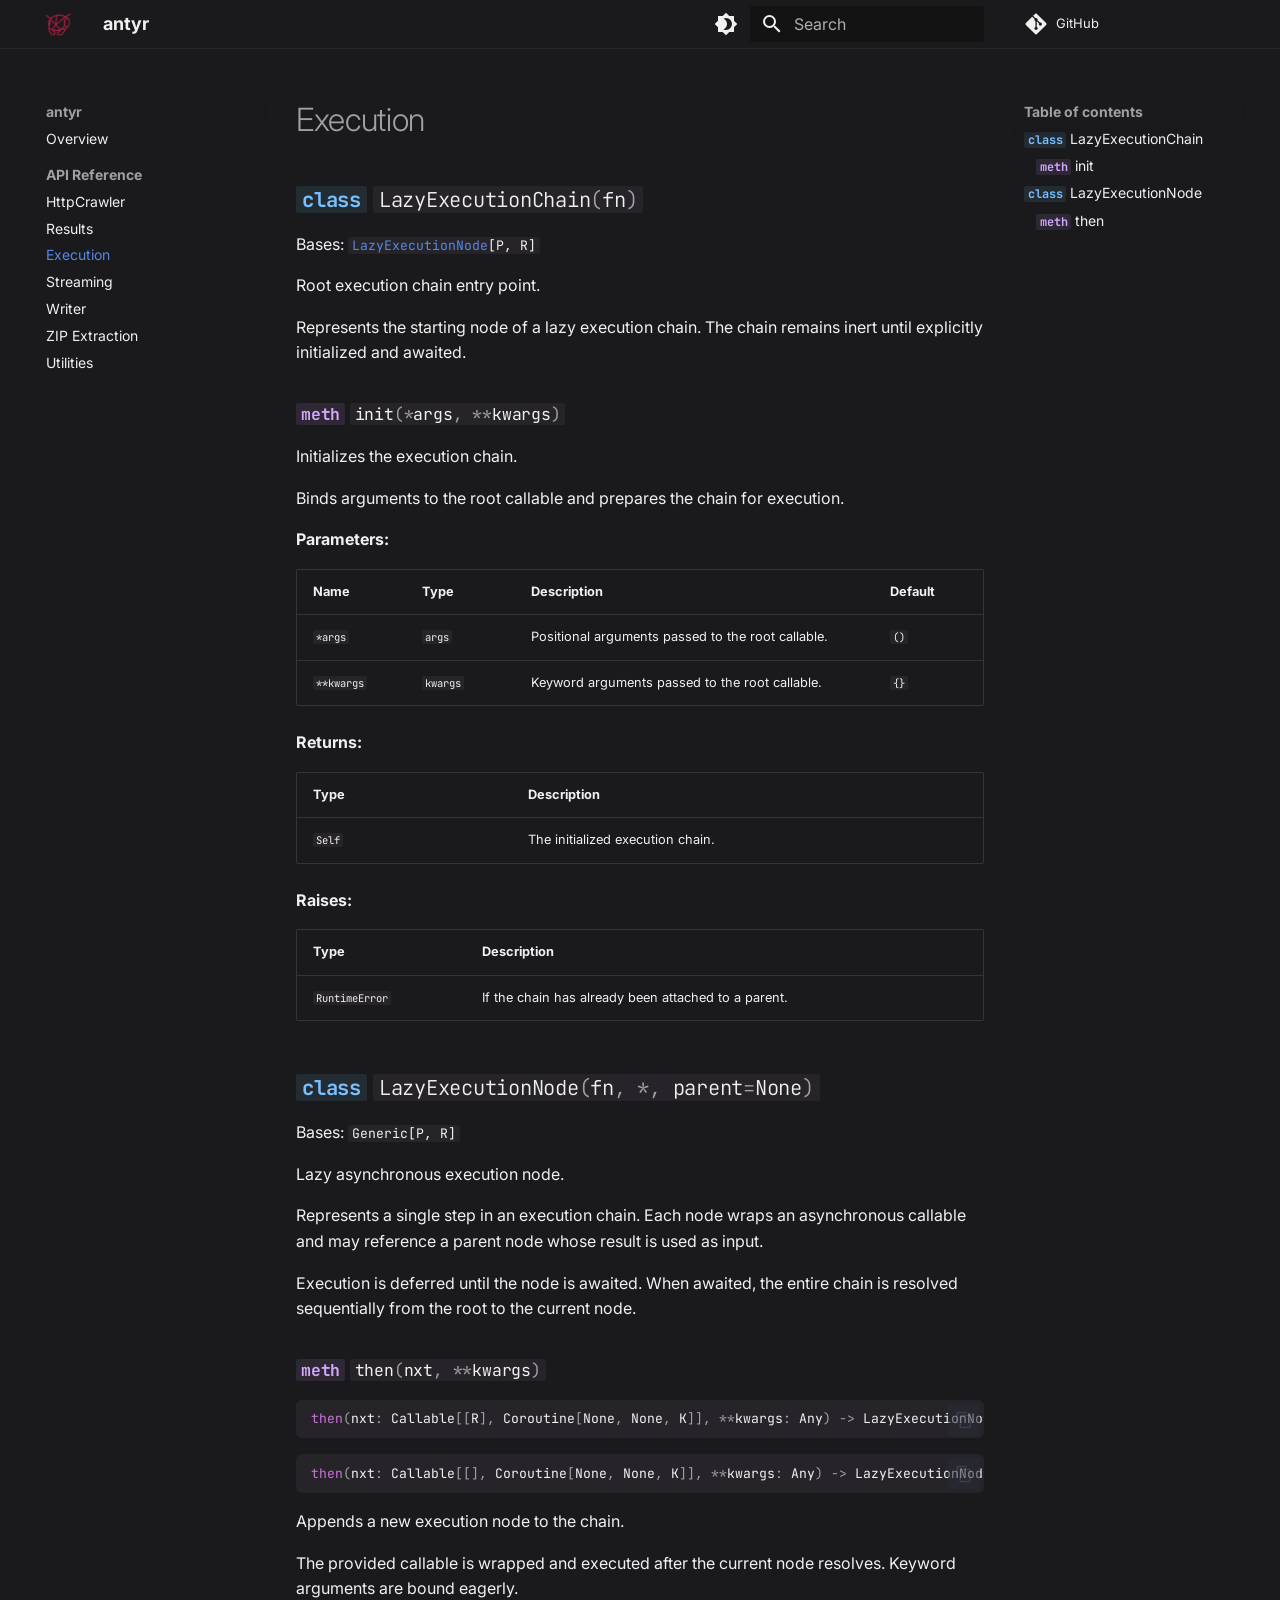
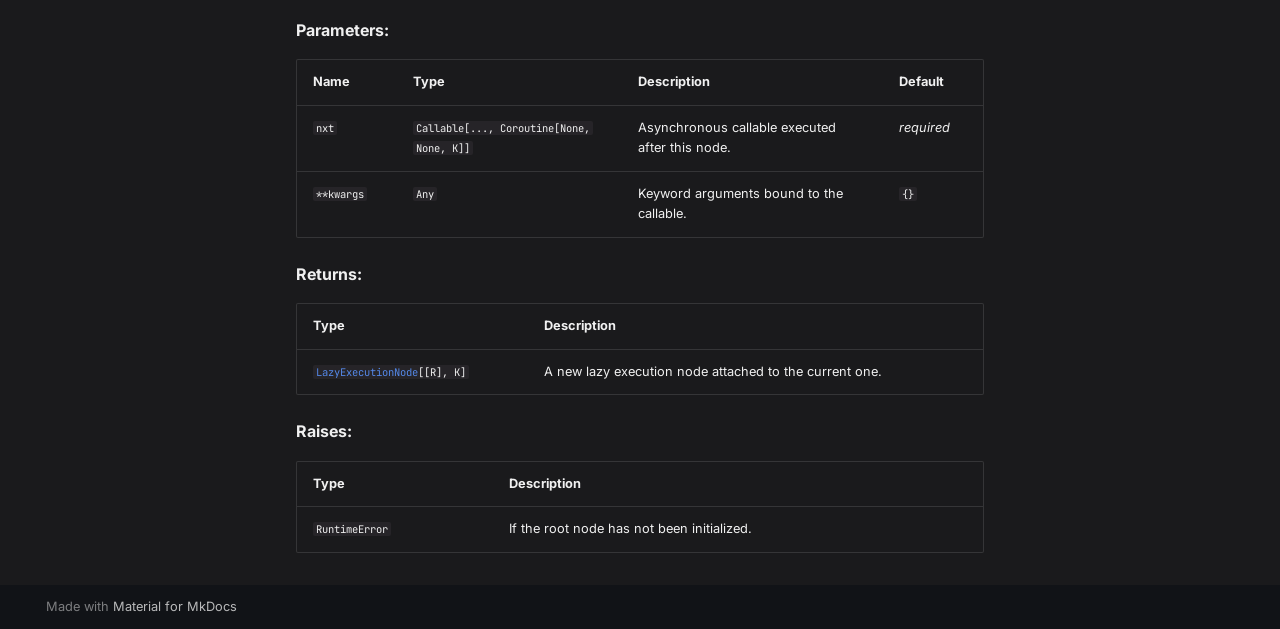
<file: api/execution/index.html>
<!doctype html>
<html lang="en" class="no-js">
  <head>
    
      <meta charset="utf-8">
      <meta name="viewport" content="width=device-width,initial-scale=1">
      
        <meta name="description" content="A minimalistic web crawling toolkit for Python">
      
      
      
        <link rel="canonical" href="https://mrprfrm.github.io/antyr/api/execution/">
      
      
        <link rel="prev" href="../results/">
      
      
        <link rel="next" href="../streaming/">
      
      
        
      
      
      <link rel="icon" href="../../assets/antyr-logo-tiny.png">
      <meta name="generator" content="mkdocs-1.6.1, mkdocs-material-9.7.6">
    
    
      
        <title>Execution - antyr</title>
      
    
    
      <link rel="stylesheet" href="../../assets/stylesheets/main.484c7ddc.min.css">
      
        
        <link rel="stylesheet" href="../../assets/stylesheets/palette.ab4e12ef.min.css">
      
      


    
    
      
    
    
      
        
        
        <link rel="preconnect" href="https://fonts.gstatic.com" crossorigin>
        <link rel="stylesheet" href="https://fonts.googleapis.com/css?family=Inter:300,300i,400,400i,700,700i%7CJetBrains+Mono:400,400i,700,700i&display=fallback">
        <style>:root{--md-text-font:"Inter";--md-code-font:"JetBrains Mono"}</style>
      
    
    
      <link rel="stylesheet" href="../../assets/_mkdocstrings.css">
    
      <link rel="stylesheet" href="../../stylesheets/custom.css">
    
    <script>__md_scope=new URL("../..",location),__md_hash=e=>[...e].reduce(((e,_)=>(e<<5)-e+_.charCodeAt(0)),0),__md_get=(e,_=localStorage,t=__md_scope)=>JSON.parse(_.getItem(t.pathname+"."+e)),__md_set=(e,_,t=localStorage,a=__md_scope)=>{try{t.setItem(a.pathname+"."+e,JSON.stringify(_))}catch(e){}}</script>
    
      

    
    
  </head>
  
  
    
    
      
    
    
    
    
    <body dir="ltr" data-md-color-scheme="slate" data-md-color-primary="indigo" data-md-color-accent="indigo">
  
    
    <input class="md-toggle" data-md-toggle="drawer" type="checkbox" id="__drawer" autocomplete="off">
    <input class="md-toggle" data-md-toggle="search" type="checkbox" id="__search" autocomplete="off">
    <label class="md-overlay" for="__drawer"></label>
    <div data-md-component="skip">
      
        
        <a href="#execution" class="md-skip">
          Skip to content
        </a>
      
    </div>
    <div data-md-component="announce">
      
    </div>
    
    
      

  

<header class="md-header md-header--shadow" data-md-component="header">
  <nav class="md-header__inner md-grid" aria-label="Header">
    <a href="../.." title="antyr" class="md-header__button md-logo" aria-label="antyr" data-md-component="logo">
      
  <img src="../../assets/antyr-logo-tiny.png" alt="logo">

    </a>
    <label class="md-header__button md-icon" for="__drawer">
      
      <svg xmlns="http://www.w3.org/2000/svg" viewBox="0 0 24 24"><path d="M3 6h18v2H3zm0 5h18v2H3zm0 5h18v2H3z"/></svg>
    </label>
    <div class="md-header__title" data-md-component="header-title">
      <div class="md-header__ellipsis">
        <div class="md-header__topic">
          <span class="md-ellipsis">
            antyr
          </span>
        </div>
        <div class="md-header__topic" data-md-component="header-topic">
          <span class="md-ellipsis">
            
              Execution
            
          </span>
        </div>
      </div>
    </div>
    
      
        <form class="md-header__option" data-md-component="palette">
  
    
    
    
    <input class="md-option" data-md-color-media="" data-md-color-scheme="slate" data-md-color-primary="indigo" data-md-color-accent="indigo"  aria-label="Switch to light mode"  type="radio" name="__palette" id="__palette_0">
    
      <label class="md-header__button md-icon" title="Switch to light mode" for="__palette_1" hidden>
        <svg xmlns="http://www.w3.org/2000/svg" viewBox="0 0 24 24"><path d="M12 18c-.89 0-1.74-.2-2.5-.55C11.56 16.5 13 14.42 13 12s-1.44-4.5-3.5-5.45C10.26 6.2 11.11 6 12 6a6 6 0 0 1 6 6 6 6 0 0 1-6 6m8-9.31V4h-4.69L12 .69 8.69 4H4v4.69L.69 12 4 15.31V20h4.69L12 23.31 15.31 20H20v-4.69L23.31 12z"/></svg>
      </label>
    
  
    
    
    
    <input class="md-option" data-md-color-media="" data-md-color-scheme="default" data-md-color-primary="indigo" data-md-color-accent="indigo"  aria-label="Switch to dark mode"  type="radio" name="__palette" id="__palette_1">
    
      <label class="md-header__button md-icon" title="Switch to dark mode" for="__palette_0" hidden>
        <svg xmlns="http://www.w3.org/2000/svg" viewBox="0 0 24 24"><path d="M12 8a4 4 0 0 0-4 4 4 4 0 0 0 4 4 4 4 0 0 0 4-4 4 4 0 0 0-4-4m0 10a6 6 0 0 1-6-6 6 6 0 0 1 6-6 6 6 0 0 1 6 6 6 6 0 0 1-6 6m8-9.31V4h-4.69L12 .69 8.69 4H4v4.69L.69 12 4 15.31V20h4.69L12 23.31 15.31 20H20v-4.69L23.31 12z"/></svg>
      </label>
    
  
</form>
      
    
    
      <script>var palette=__md_get("__palette");if(palette&&palette.color){if("(prefers-color-scheme)"===palette.color.media){var media=matchMedia("(prefers-color-scheme: light)"),input=document.querySelector(media.matches?"[data-md-color-media='(prefers-color-scheme: light)']":"[data-md-color-media='(prefers-color-scheme: dark)']");palette.color.media=input.getAttribute("data-md-color-media"),palette.color.scheme=input.getAttribute("data-md-color-scheme"),palette.color.primary=input.getAttribute("data-md-color-primary"),palette.color.accent=input.getAttribute("data-md-color-accent")}for(var[key,value]of Object.entries(palette.color))document.body.setAttribute("data-md-color-"+key,value)}</script>
    
    
    
      
      
        <label class="md-header__button md-icon" for="__search">
          
          <svg xmlns="http://www.w3.org/2000/svg" viewBox="0 0 24 24"><path d="M9.5 3A6.5 6.5 0 0 1 16 9.5c0 1.61-.59 3.09-1.56 4.23l.27.27h.79l5 5-1.5 1.5-5-5v-.79l-.27-.27A6.52 6.52 0 0 1 9.5 16 6.5 6.5 0 0 1 3 9.5 6.5 6.5 0 0 1 9.5 3m0 2C7 5 5 7 5 9.5S7 14 9.5 14 14 12 14 9.5 12 5 9.5 5"/></svg>
        </label>
        <div class="md-search" data-md-component="search" role="dialog">
  <label class="md-search__overlay" for="__search"></label>
  <div class="md-search__inner" role="search">
    <form class="md-search__form" name="search">
      <input type="text" class="md-search__input" name="query" aria-label="Search" placeholder="Search" autocapitalize="off" autocorrect="off" autocomplete="off" spellcheck="false" data-md-component="search-query" required>
      <label class="md-search__icon md-icon" for="__search">
        
        <svg xmlns="http://www.w3.org/2000/svg" viewBox="0 0 24 24"><path d="M9.5 3A6.5 6.5 0 0 1 16 9.5c0 1.61-.59 3.09-1.56 4.23l.27.27h.79l5 5-1.5 1.5-5-5v-.79l-.27-.27A6.52 6.52 0 0 1 9.5 16 6.5 6.5 0 0 1 3 9.5 6.5 6.5 0 0 1 9.5 3m0 2C7 5 5 7 5 9.5S7 14 9.5 14 14 12 14 9.5 12 5 9.5 5"/></svg>
        
        <svg xmlns="http://www.w3.org/2000/svg" viewBox="0 0 24 24"><path d="M20 11v2H8l5.5 5.5-1.42 1.42L4.16 12l7.92-7.92L13.5 5.5 8 11z"/></svg>
      </label>
      <nav class="md-search__options" aria-label="Search">
        
        <button type="reset" class="md-search__icon md-icon" title="Clear" aria-label="Clear" tabindex="-1">
          
          <svg xmlns="http://www.w3.org/2000/svg" viewBox="0 0 24 24"><path d="M19 6.41 17.59 5 12 10.59 6.41 5 5 6.41 10.59 12 5 17.59 6.41 19 12 13.41 17.59 19 19 17.59 13.41 12z"/></svg>
        </button>
      </nav>
      
    </form>
    <div class="md-search__output">
      <div class="md-search__scrollwrap" tabindex="0" data-md-scrollfix>
        <div class="md-search-result" data-md-component="search-result">
          <div class="md-search-result__meta">
            Initializing search
          </div>
          <ol class="md-search-result__list" role="presentation"></ol>
        </div>
      </div>
    </div>
  </div>
</div>
      
    
    
      <div class="md-header__source">
        <a href="https://github.com/mrprfrm/antyr" title="Go to repository" class="md-source" data-md-component="source">
  <div class="md-source__icon md-icon">
    
    <svg xmlns="http://www.w3.org/2000/svg" viewBox="0 0 448 512"><!--! Font Awesome Free 7.1.0 by @fontawesome - https://fontawesome.com License - https://fontawesome.com/license/free (Icons: CC BY 4.0, Fonts: SIL OFL 1.1, Code: MIT License) Copyright 2025 Fonticons, Inc.--><path d="M439.6 236.1 244 40.5c-5.4-5.5-12.8-8.5-20.4-8.5s-15 3-20.4 8.4L162.5 81l51.5 51.5c27.1-9.1 52.7 16.8 43.4 43.7l49.7 49.7c34.2-11.8 61.2 31 35.5 56.7-26.5 26.5-70.2-2.9-56-37.3L240.3 199v121.9c25.3 12.5 22.3 41.8 9.1 55-6.4 6.4-15.2 10.1-24.3 10.1s-17.8-3.6-24.3-10.1c-17.6-17.6-11.1-46.9 11.2-56v-123c-20.8-8.5-24.6-30.7-18.6-45L142.6 101 8.5 235.1C3 240.6 0 247.9 0 255.5s3 15 8.5 20.4l195.6 195.7c5.4 5.4 12.7 8.4 20.4 8.4s15-3 20.4-8.4l194.7-194.7c5.4-5.4 8.4-12.8 8.4-20.4s-3-15-8.4-20.4"/></svg>
  </div>
  <div class="md-source__repository">
    GitHub
  </div>
</a>
      </div>
    
  </nav>
  
</header>
    
    <div class="md-container" data-md-component="container">
      
      
        
          
        
      
      <main class="md-main" data-md-component="main">
        <div class="md-main__inner md-grid">
          
            
              
              <div class="md-sidebar md-sidebar--primary" data-md-component="sidebar" data-md-type="navigation" >
                <div class="md-sidebar__scrollwrap">
                  <div class="md-sidebar__inner">
                    



<nav class="md-nav md-nav--primary" aria-label="Navigation" data-md-level="0">
  <label class="md-nav__title" for="__drawer">
    <a href="../.." title="antyr" class="md-nav__button md-logo" aria-label="antyr" data-md-component="logo">
      
  <img src="../../assets/antyr-logo-tiny.png" alt="logo">

    </a>
    antyr
  </label>
  
    <div class="md-nav__source">
      <a href="https://github.com/mrprfrm/antyr" title="Go to repository" class="md-source" data-md-component="source">
  <div class="md-source__icon md-icon">
    
    <svg xmlns="http://www.w3.org/2000/svg" viewBox="0 0 448 512"><!--! Font Awesome Free 7.1.0 by @fontawesome - https://fontawesome.com License - https://fontawesome.com/license/free (Icons: CC BY 4.0, Fonts: SIL OFL 1.1, Code: MIT License) Copyright 2025 Fonticons, Inc.--><path d="M439.6 236.1 244 40.5c-5.4-5.5-12.8-8.5-20.4-8.5s-15 3-20.4 8.4L162.5 81l51.5 51.5c27.1-9.1 52.7 16.8 43.4 43.7l49.7 49.7c34.2-11.8 61.2 31 35.5 56.7-26.5 26.5-70.2-2.9-56-37.3L240.3 199v121.9c25.3 12.5 22.3 41.8 9.1 55-6.4 6.4-15.2 10.1-24.3 10.1s-17.8-3.6-24.3-10.1c-17.6-17.6-11.1-46.9 11.2-56v-123c-20.8-8.5-24.6-30.7-18.6-45L142.6 101 8.5 235.1C3 240.6 0 247.9 0 255.5s3 15 8.5 20.4l195.6 195.7c5.4 5.4 12.7 8.4 20.4 8.4s15-3 20.4-8.4l194.7-194.7c5.4-5.4 8.4-12.8 8.4-20.4s-3-15-8.4-20.4"/></svg>
  </div>
  <div class="md-source__repository">
    GitHub
  </div>
</a>
    </div>
  
  <ul class="md-nav__list" data-md-scrollfix>
    
      
      
  
  
  
  
    <li class="md-nav__item">
      <a href="../.." class="md-nav__link">
        
  
  
  <span class="md-ellipsis">
    
  
    Overview
  

    
  </span>
  
  

      </a>
    </li>
  

    
      
      
  
  
    
  
  
  
    
    
    
    
      
        
        
      
    
    
    <li class="md-nav__item md-nav__item--active md-nav__item--section md-nav__item--nested">
      
        
        
        <input class="md-nav__toggle md-toggle " type="checkbox" id="__nav_2" checked>
        
          
          <label class="md-nav__link" for="__nav_2" id="__nav_2_label" tabindex="">
            
  
  
  <span class="md-ellipsis">
    
  
    API Reference
  

    
  </span>
  
  

            <span class="md-nav__icon md-icon"></span>
          </label>
        
        <nav class="md-nav" data-md-level="1" aria-labelledby="__nav_2_label" aria-expanded="true">
          <label class="md-nav__title" for="__nav_2">
            <span class="md-nav__icon md-icon"></span>
            
  
    API Reference
  

          </label>
          <ul class="md-nav__list" data-md-scrollfix>
            
              
                
  
  
  
  
    <li class="md-nav__item">
      <a href="../crawlers/" class="md-nav__link">
        
  
  
  <span class="md-ellipsis">
    
  
    HttpCrawler
  

    
  </span>
  
  

      </a>
    </li>
  

              
            
              
                
  
  
  
  
    <li class="md-nav__item">
      <a href="../results/" class="md-nav__link">
        
  
  
  <span class="md-ellipsis">
    
  
    Results
  

    
  </span>
  
  

      </a>
    </li>
  

              
            
              
                
  
  
    
  
  
  
    <li class="md-nav__item md-nav__item--active">
      
      <input class="md-nav__toggle md-toggle" type="checkbox" id="__toc">
      
      
        
      
      
        <label class="md-nav__link md-nav__link--active" for="__toc">
          
  
  
  <span class="md-ellipsis">
    
  
    Execution
  

    
  </span>
  
  

          <span class="md-nav__icon md-icon"></span>
        </label>
      
      <a href="./" class="md-nav__link md-nav__link--active">
        
  
  
  <span class="md-ellipsis">
    
  
    Execution
  

    
  </span>
  
  

      </a>
      
        

<nav class="md-nav md-nav--secondary" aria-label="Table of contents">
  
  
  
    
  
  
    <label class="md-nav__title" for="__toc">
      <span class="md-nav__icon md-icon"></span>
      Table of contents
    </label>
    <ul class="md-nav__list" data-md-component="toc" data-md-scrollfix>
      
        <li class="md-nav__item">
  <a href="#antyr.execution.LazyExecutionChain" class="md-nav__link">
    <span class="md-ellipsis">
      
        <code class="doc-symbol doc-symbol-toc doc-symbol-class"></code>&nbsp;LazyExecutionChain
      
    </span>
  </a>
  
    <nav class="md-nav" aria-label=" LazyExecutionChain">
      <ul class="md-nav__list">
        
          <li class="md-nav__item">
  <a href="#antyr.execution.LazyExecutionChain.init" class="md-nav__link">
    <span class="md-ellipsis">
      
        <code class="doc-symbol doc-symbol-toc doc-symbol-method"></code>&nbsp;init
      
    </span>
  </a>
  
</li>
        
      </ul>
    </nav>
  
</li>
      
        <li class="md-nav__item">
  <a href="#antyr.execution.LazyExecutionNode" class="md-nav__link">
    <span class="md-ellipsis">
      
        <code class="doc-symbol doc-symbol-toc doc-symbol-class"></code>&nbsp;LazyExecutionNode
      
    </span>
  </a>
  
    <nav class="md-nav" aria-label=" LazyExecutionNode">
      <ul class="md-nav__list">
        
          <li class="md-nav__item">
  <a href="#antyr.execution.LazyExecutionNode.then" class="md-nav__link">
    <span class="md-ellipsis">
      
        <code class="doc-symbol doc-symbol-toc doc-symbol-method"></code>&nbsp;then
      
    </span>
  </a>
  
</li>
        
      </ul>
    </nav>
  
</li>
      
    </ul>
  
</nav>
      
    </li>
  

              
            
              
                
  
  
  
  
    <li class="md-nav__item">
      <a href="../streaming/" class="md-nav__link">
        
  
  
  <span class="md-ellipsis">
    
  
    Streaming
  

    
  </span>
  
  

      </a>
    </li>
  

              
            
              
                
  
  
  
  
    <li class="md-nav__item">
      <a href="../files/" class="md-nav__link">
        
  
  
  <span class="md-ellipsis">
    
  
    Writer
  

    
  </span>
  
  

      </a>
    </li>
  

              
            
              
                
  
  
  
  
    <li class="md-nav__item">
      <a href="../zip/" class="md-nav__link">
        
  
  
  <span class="md-ellipsis">
    
  
    ZIP Extraction
  

    
  </span>
  
  

      </a>
    </li>
  

              
            
              
                
  
  
  
  
    <li class="md-nav__item">
      <a href="../func/" class="md-nav__link">
        
  
  
  <span class="md-ellipsis">
    
  
    Utilities
  

    
  </span>
  
  

      </a>
    </li>
  

              
            
          </ul>
        </nav>
      
    </li>
  

    
  </ul>
</nav>
                  </div>
                </div>
              </div>
            
            
              
              <div class="md-sidebar md-sidebar--secondary" data-md-component="sidebar" data-md-type="toc" >
                <div class="md-sidebar__scrollwrap">
                  <div class="md-sidebar__inner">
                    

<nav class="md-nav md-nav--secondary" aria-label="Table of contents">
  
  
  
    
  
  
    <label class="md-nav__title" for="__toc">
      <span class="md-nav__icon md-icon"></span>
      Table of contents
    </label>
    <ul class="md-nav__list" data-md-component="toc" data-md-scrollfix>
      
        <li class="md-nav__item">
  <a href="#antyr.execution.LazyExecutionChain" class="md-nav__link">
    <span class="md-ellipsis">
      
        <code class="doc-symbol doc-symbol-toc doc-symbol-class"></code>&nbsp;LazyExecutionChain
      
    </span>
  </a>
  
    <nav class="md-nav" aria-label=" LazyExecutionChain">
      <ul class="md-nav__list">
        
          <li class="md-nav__item">
  <a href="#antyr.execution.LazyExecutionChain.init" class="md-nav__link">
    <span class="md-ellipsis">
      
        <code class="doc-symbol doc-symbol-toc doc-symbol-method"></code>&nbsp;init
      
    </span>
  </a>
  
</li>
        
      </ul>
    </nav>
  
</li>
      
        <li class="md-nav__item">
  <a href="#antyr.execution.LazyExecutionNode" class="md-nav__link">
    <span class="md-ellipsis">
      
        <code class="doc-symbol doc-symbol-toc doc-symbol-class"></code>&nbsp;LazyExecutionNode
      
    </span>
  </a>
  
    <nav class="md-nav" aria-label=" LazyExecutionNode">
      <ul class="md-nav__list">
        
          <li class="md-nav__item">
  <a href="#antyr.execution.LazyExecutionNode.then" class="md-nav__link">
    <span class="md-ellipsis">
      
        <code class="doc-symbol doc-symbol-toc doc-symbol-method"></code>&nbsp;then
      
    </span>
  </a>
  
</li>
        
      </ul>
    </nav>
  
</li>
      
    </ul>
  
</nav>
                  </div>
                </div>
              </div>
            
          
          
            <div class="md-content" data-md-component="content">
              
              <article class="md-content__inner md-typeset">
                
                  


  
  


<h1 id="execution">Execution<a class="headerlink" href="#execution" title="Permanent link">&para;</a></h1>


<div class="doc doc-object doc-class">



<h2 id="antyr.execution.LazyExecutionChain" class="doc doc-heading">
<code class="doc-symbol doc-symbol-heading doc-symbol-class"></code>              <code class="highlight language-python"><span class="n">LazyExecutionChain</span><span class="p">(</span><span class="n">fn</span><span class="p">)</span></code>

<a href="#antyr.execution.LazyExecutionChain" class="headerlink" title="Permanent link">&para;</a></h2>


    <div class="doc doc-contents first">
            <p class="doc doc-class-bases">
              Bases: <code><a class="autorefs autorefs-internal" title="              LazyExecutionNode(fn, *, parent=None) (antyr.execution.LazyExecutionNode)" href="#antyr.execution.LazyExecutionNode">LazyExecutionNode</a>[<span title="antyr.execution.P">P</span>, <span title="antyr.execution.R">R</span>]</code></p>



        <p>Root execution chain entry point.</p>
<p>Represents the starting node of a lazy execution chain. The chain
remains inert until explicitly initialized and awaited.</p>











<div class="doc doc-children">










<div class="doc doc-object doc-function">


<h3 id="antyr.execution.LazyExecutionChain.init" class="doc doc-heading">
<code class="doc-symbol doc-symbol-heading doc-symbol-method"></code>            <code class="highlight language-python"><span class="n">init</span><span class="p">(</span><span class="o">*</span><span class="n">args</span><span class="p">,</span> <span class="o">**</span><span class="n">kwargs</span><span class="p">)</span></code>

<a href="#antyr.execution.LazyExecutionChain.init" class="headerlink" title="Permanent link">&para;</a></h3>


    <div class="doc doc-contents ">

        <p>Initializes the execution chain.</p>
<p>Binds arguments to the root callable and prepares the chain
for execution.</p>


<p><span class="doc-section-title">Parameters:</span></p>
    <table>
      <thead>
        <tr>
          <th>Name</th>
          <th>Type</th>
          <th>Description</th>
          <th>Default</th>
        </tr>
      </thead>
      <tbody>
          <tr class="doc-section-item">
            <td>
                <code>*args</code>
            </td>
            <td>
                  <code><span title="antyr.execution.P.args">args</span></code>
            </td>
            <td>
              <div class="doc-md-description">
                <p>Positional arguments passed to the root callable.</p>
              </div>
            </td>
            <td>
                  <code>()</code>
            </td>
          </tr>
          <tr class="doc-section-item">
            <td>
                <code>**kwargs</code>
            </td>
            <td>
                  <code><span title="antyr.execution.P.kwargs">kwargs</span></code>
            </td>
            <td>
              <div class="doc-md-description">
                <p>Keyword arguments passed to the root callable.</p>
              </div>
            </td>
            <td>
                  <code>{}</code>
            </td>
          </tr>
      </tbody>
    </table>


    <p><span class="doc-section-title">Returns:</span></p>
    <table>
      <thead>
        <tr>
          <th>Type</th>
          <th>Description</th>
        </tr>
      </thead>
      <tbody>
          <tr class="doc-section-item">
            <td>
                  <code><span title="typing_extensions.Self">Self</span></code>
            </td>
            <td>
              <div class="doc-md-description">
                <p>The initialized execution chain.</p>
              </div>
            </td>
          </tr>
      </tbody>
    </table>


<p><span class="doc-section-title">Raises:</span></p>
    <table>
      <thead>
        <tr>
          <th>Type</th>
          <th>Description</th>
        </tr>
      </thead>
      <tbody>
          <tr class="doc-section-item">
            <td>
                  <code><span title="RuntimeError">RuntimeError</span></code>
            </td>
            <td>
              <div class="doc-md-description">
                <p>If the chain has already been attached to a parent.</p>
              </div>
            </td>
          </tr>
      </tbody>
    </table>


    </div>

</div>



  </div>

    </div>

</div>

<div class="doc doc-object doc-class">



<h2 id="antyr.execution.LazyExecutionNode" class="doc doc-heading">
<code class="doc-symbol doc-symbol-heading doc-symbol-class"></code>              <code class="highlight language-python"><span class="n">LazyExecutionNode</span><span class="p">(</span><span class="n">fn</span><span class="p">,</span> <span class="o">*</span><span class="p">,</span> <span class="n">parent</span><span class="o">=</span><span class="kc">None</span><span class="p">)</span></code>

<a href="#antyr.execution.LazyExecutionNode" class="headerlink" title="Permanent link">&para;</a></h2>


    <div class="doc doc-contents first">
            <p class="doc doc-class-bases">
              Bases: <code><span title="typing.Generic">Generic</span>[<span title="antyr.execution.P">P</span>, <span title="antyr.execution.R">R</span>]</code></p>



        <p>Lazy asynchronous execution node.</p>
<p>Represents a single step in an execution chain. Each node wraps an
asynchronous callable and may reference a parent node whose result
is used as input.</p>
<p>Execution is deferred until the node is awaited. When awaited, the
entire chain is resolved sequentially from the root to the current
node.</p>











<div class="doc doc-children">










<div class="doc doc-object doc-function">


<h3 id="antyr.execution.LazyExecutionNode.then" class="doc doc-heading">
<code class="doc-symbol doc-symbol-heading doc-symbol-method"></code>            <code class="highlight language-python"><span class="n">then</span><span class="p">(</span><span class="n">nxt</span><span class="p">,</span> <span class="o">**</span><span class="n">kwargs</span><span class="p">)</span></code>

<a href="#antyr.execution.LazyExecutionNode.then" class="headerlink" title="Permanent link">&para;</a></h3>
          <div class="doc-overloads">
<div class="doc-signature highlight"><pre><span></span><code><a id="__codelineno-0-1" name="__codelineno-0-1" href="#__codelineno-0-1"></a><span class="nf">then</span><span class="p">(</span><span class="n">nxt</span><span class="p">:</span> <span class="n">Callable</span><span class="p">[[</span><span class="n">R</span><span class="p">],</span> <span class="n">Coroutine</span><span class="p">[</span><span class="kc">None</span><span class="p">,</span> <span class="kc">None</span><span class="p">,</span> <span class="n">K</span><span class="p">]],</span> <span class="o">**</span><span class="n">kwargs</span><span class="p">:</span> <span class="n">Any</span><span class="p">)</span> <span class="o">-&gt;</span> <span class="n">LazyExecutionNode</span><span class="p">[[</span><span class="n">R</span><span class="p">],</span> <span class="n">K</span><span class="p">]</span>
</code></pre></div><div class="doc-signature highlight"><pre><span></span><code><a id="__codelineno-0-1" name="__codelineno-0-1" href="#__codelineno-0-1"></a><span class="nf">then</span><span class="p">(</span><span class="n">nxt</span><span class="p">:</span> <span class="n">Callable</span><span class="p">[[],</span> <span class="n">Coroutine</span><span class="p">[</span><span class="kc">None</span><span class="p">,</span> <span class="kc">None</span><span class="p">,</span> <span class="n">K</span><span class="p">]],</span> <span class="o">**</span><span class="n">kwargs</span><span class="p">:</span> <span class="n">Any</span><span class="p">)</span> <span class="o">-&gt;</span> <span class="n">LazyExecutionNode</span><span class="p">[[</span><span class="n">R</span><span class="p">],</span> <span class="n">K</span><span class="p">]</span>
</code></pre></div>          </div>


    <div class="doc doc-contents ">

        <p>Appends a new execution node to the chain.</p>
<p>The provided callable is wrapped and executed after the current
node resolves. Keyword arguments are bound eagerly.</p>


<p><span class="doc-section-title">Parameters:</span></p>
    <table>
      <thead>
        <tr>
          <th>Name</th>
          <th>Type</th>
          <th>Description</th>
          <th>Default</th>
        </tr>
      </thead>
      <tbody>
          <tr class="doc-section-item">
            <td>
                <code>nxt</code>
            </td>
            <td>
                  <code><span title="typing.Callable">Callable</span>[..., <span title="typing.Coroutine">Coroutine</span>[None, None, <span title="antyr.execution.K">K</span>]]</code>
            </td>
            <td>
              <div class="doc-md-description">
                <p>Asynchronous callable executed after this node.</p>
              </div>
            </td>
            <td>
                <em>required</em>
            </td>
          </tr>
          <tr class="doc-section-item">
            <td>
                <code>**kwargs</code>
            </td>
            <td>
                  <code><span title="typing.Any">Any</span></code>
            </td>
            <td>
              <div class="doc-md-description">
                <p>Keyword arguments bound to the callable.</p>
              </div>
            </td>
            <td>
                  <code>{}</code>
            </td>
          </tr>
      </tbody>
    </table>


    <p><span class="doc-section-title">Returns:</span></p>
    <table>
      <thead>
        <tr>
          <th>Type</th>
          <th>Description</th>
        </tr>
      </thead>
      <tbody>
          <tr class="doc-section-item">
            <td>
                  <code><a class="autorefs autorefs-internal" title="              LazyExecutionNode(fn, *, parent=None) (antyr.execution.LazyExecutionNode)" href="#antyr.execution.LazyExecutionNode">LazyExecutionNode</a>[[<span title="antyr.execution.R">R</span>], <span title="antyr.execution.K">K</span>]</code>
            </td>
            <td>
              <div class="doc-md-description">
                <p>A new lazy execution node attached to the current one.</p>
              </div>
            </td>
          </tr>
      </tbody>
    </table>


<p><span class="doc-section-title">Raises:</span></p>
    <table>
      <thead>
        <tr>
          <th>Type</th>
          <th>Description</th>
        </tr>
      </thead>
      <tbody>
          <tr class="doc-section-item">
            <td>
                  <code><span title="RuntimeError">RuntimeError</span></code>
            </td>
            <td>
              <div class="doc-md-description">
                <p>If the root node has not been initialized.</p>
              </div>
            </td>
          </tr>
      </tbody>
    </table>


    </div>

</div>



  </div>

    </div>

</div>












                
              </article>
            </div>
          
          
<script>var target=document.getElementById(location.hash.slice(1));target&&target.name&&(target.checked=target.name.startsWith("__tabbed_"))</script>
        </div>
        
      </main>
      
        <footer class="md-footer">
  
  <div class="md-footer-meta md-typeset">
    <div class="md-footer-meta__inner md-grid">
      <div class="md-copyright">
  
  
    Made with
    <a href="https://squidfunk.github.io/mkdocs-material/" target="_blank" rel="noopener">
      Material for MkDocs
    </a>
  
</div>
      
    </div>
  </div>
</footer>
      
    </div>
    <div class="md-dialog" data-md-component="dialog">
      <div class="md-dialog__inner md-typeset"></div>
    </div>
    
    
    
      
      
      <script id="__config" type="application/json">{"annotate": null, "base": "../..", "features": ["content.code.copy", "navigation.sections", "navigation.expand"], "search": "../../assets/javascripts/workers/search.2c215733.min.js", "tags": null, "translations": {"clipboard.copied": "Copied to clipboard", "clipboard.copy": "Copy to clipboard", "search.result.more.one": "1 more on this page", "search.result.more.other": "# more on this page", "search.result.none": "No matching documents", "search.result.one": "1 matching document", "search.result.other": "# matching documents", "search.result.placeholder": "Type to start searching", "search.result.term.missing": "Missing", "select.version": "Select version"}, "version": null}</script>
    
    
      <script src="../../assets/javascripts/bundle.79ae519e.min.js"></script>
      
    
  </body>
</html>
</file>
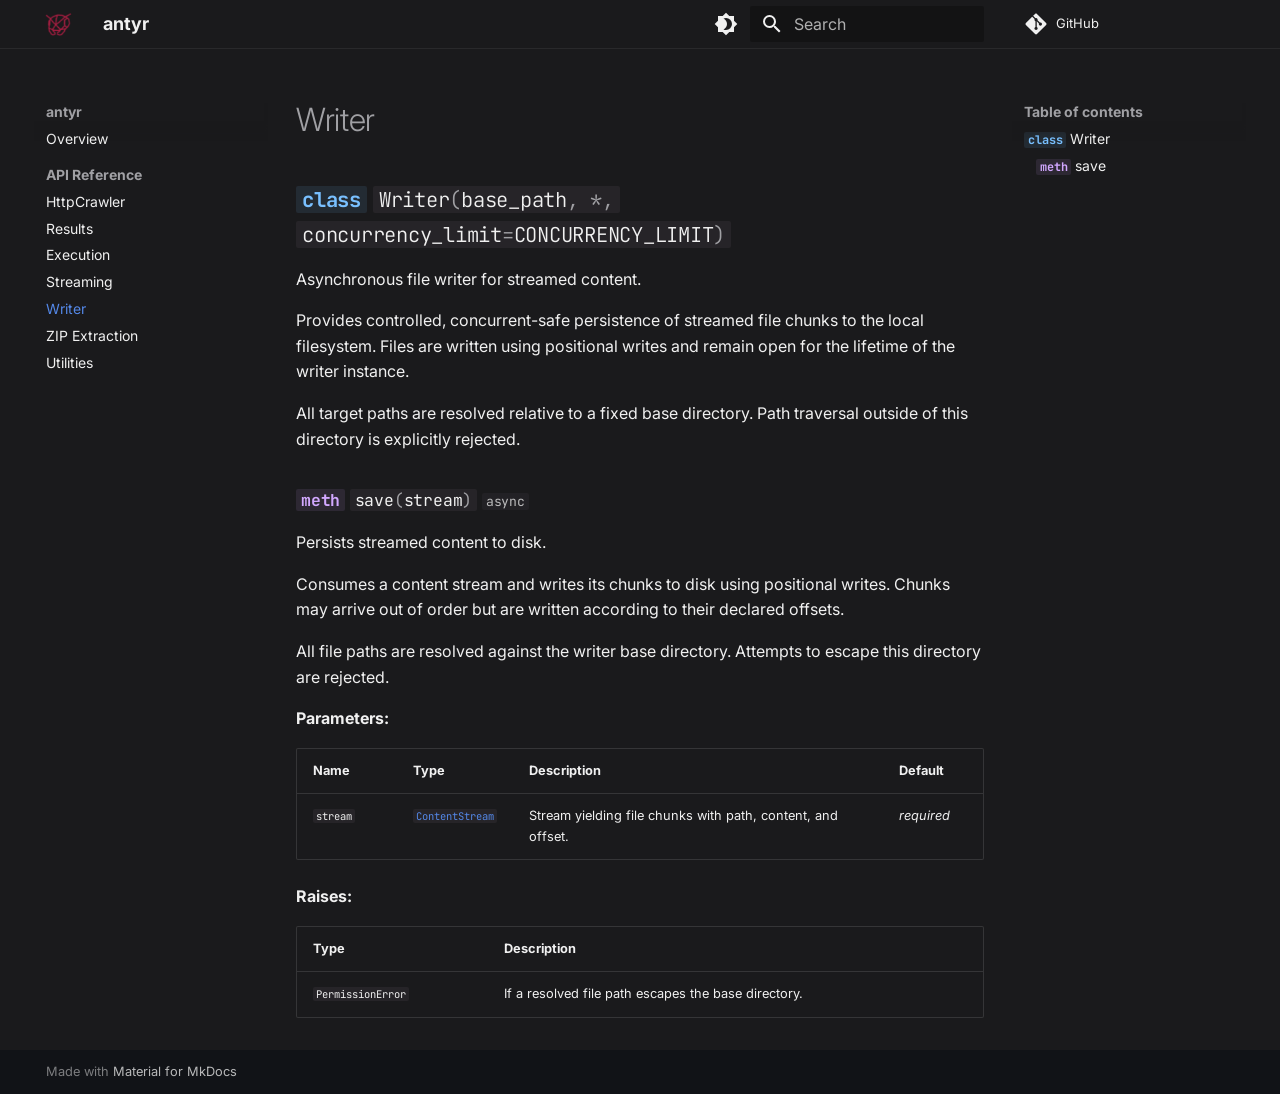
<file: api/files/index.html>
<!doctype html>
<html lang="en" class="no-js">
  <head>
    
      <meta charset="utf-8">
      <meta name="viewport" content="width=device-width,initial-scale=1">
      
        <meta name="description" content="A minimalistic web crawling toolkit for Python">
      
      
      
        <link rel="canonical" href="https://mrprfrm.github.io/antyr/api/files/">
      
      
        <link rel="prev" href="../streaming/">
      
      
        <link rel="next" href="../zip/">
      
      
        
      
      
      <link rel="icon" href="../../assets/antyr-logo-tiny.png">
      <meta name="generator" content="mkdocs-1.6.1, mkdocs-material-9.7.6">
    
    
      
        <title>Writer - antyr</title>
      
    
    
      <link rel="stylesheet" href="../../assets/stylesheets/main.484c7ddc.min.css">
      
        
        <link rel="stylesheet" href="../../assets/stylesheets/palette.ab4e12ef.min.css">
      
      


    
    
      
    
    
      
        
        
        <link rel="preconnect" href="https://fonts.gstatic.com" crossorigin>
        <link rel="stylesheet" href="https://fonts.googleapis.com/css?family=Inter:300,300i,400,400i,700,700i%7CJetBrains+Mono:400,400i,700,700i&display=fallback">
        <style>:root{--md-text-font:"Inter";--md-code-font:"JetBrains Mono"}</style>
      
    
    
      <link rel="stylesheet" href="../../assets/_mkdocstrings.css">
    
      <link rel="stylesheet" href="../../stylesheets/custom.css">
    
    <script>__md_scope=new URL("../..",location),__md_hash=e=>[...e].reduce(((e,_)=>(e<<5)-e+_.charCodeAt(0)),0),__md_get=(e,_=localStorage,t=__md_scope)=>JSON.parse(_.getItem(t.pathname+"."+e)),__md_set=(e,_,t=localStorage,a=__md_scope)=>{try{t.setItem(a.pathname+"."+e,JSON.stringify(_))}catch(e){}}</script>
    
      

    
    
  </head>
  
  
    
    
      
    
    
    
    
    <body dir="ltr" data-md-color-scheme="slate" data-md-color-primary="indigo" data-md-color-accent="indigo">
  
    
    <input class="md-toggle" data-md-toggle="drawer" type="checkbox" id="__drawer" autocomplete="off">
    <input class="md-toggle" data-md-toggle="search" type="checkbox" id="__search" autocomplete="off">
    <label class="md-overlay" for="__drawer"></label>
    <div data-md-component="skip">
      
        
        <a href="#writer" class="md-skip">
          Skip to content
        </a>
      
    </div>
    <div data-md-component="announce">
      
    </div>
    
    
      

  

<header class="md-header md-header--shadow" data-md-component="header">
  <nav class="md-header__inner md-grid" aria-label="Header">
    <a href="../.." title="antyr" class="md-header__button md-logo" aria-label="antyr" data-md-component="logo">
      
  <img src="../../assets/antyr-logo-tiny.png" alt="logo">

    </a>
    <label class="md-header__button md-icon" for="__drawer">
      
      <svg xmlns="http://www.w3.org/2000/svg" viewBox="0 0 24 24"><path d="M3 6h18v2H3zm0 5h18v2H3zm0 5h18v2H3z"/></svg>
    </label>
    <div class="md-header__title" data-md-component="header-title">
      <div class="md-header__ellipsis">
        <div class="md-header__topic">
          <span class="md-ellipsis">
            antyr
          </span>
        </div>
        <div class="md-header__topic" data-md-component="header-topic">
          <span class="md-ellipsis">
            
              Writer
            
          </span>
        </div>
      </div>
    </div>
    
      
        <form class="md-header__option" data-md-component="palette">
  
    
    
    
    <input class="md-option" data-md-color-media="" data-md-color-scheme="slate" data-md-color-primary="indigo" data-md-color-accent="indigo"  aria-label="Switch to light mode"  type="radio" name="__palette" id="__palette_0">
    
      <label class="md-header__button md-icon" title="Switch to light mode" for="__palette_1" hidden>
        <svg xmlns="http://www.w3.org/2000/svg" viewBox="0 0 24 24"><path d="M12 18c-.89 0-1.74-.2-2.5-.55C11.56 16.5 13 14.42 13 12s-1.44-4.5-3.5-5.45C10.26 6.2 11.11 6 12 6a6 6 0 0 1 6 6 6 6 0 0 1-6 6m8-9.31V4h-4.69L12 .69 8.69 4H4v4.69L.69 12 4 15.31V20h4.69L12 23.31 15.31 20H20v-4.69L23.31 12z"/></svg>
      </label>
    
  
    
    
    
    <input class="md-option" data-md-color-media="" data-md-color-scheme="default" data-md-color-primary="indigo" data-md-color-accent="indigo"  aria-label="Switch to dark mode"  type="radio" name="__palette" id="__palette_1">
    
      <label class="md-header__button md-icon" title="Switch to dark mode" for="__palette_0" hidden>
        <svg xmlns="http://www.w3.org/2000/svg" viewBox="0 0 24 24"><path d="M12 8a4 4 0 0 0-4 4 4 4 0 0 0 4 4 4 4 0 0 0 4-4 4 4 0 0 0-4-4m0 10a6 6 0 0 1-6-6 6 6 0 0 1 6-6 6 6 0 0 1 6 6 6 6 0 0 1-6 6m8-9.31V4h-4.69L12 .69 8.69 4H4v4.69L.69 12 4 15.31V20h4.69L12 23.31 15.31 20H20v-4.69L23.31 12z"/></svg>
      </label>
    
  
</form>
      
    
    
      <script>var palette=__md_get("__palette");if(palette&&palette.color){if("(prefers-color-scheme)"===palette.color.media){var media=matchMedia("(prefers-color-scheme: light)"),input=document.querySelector(media.matches?"[data-md-color-media='(prefers-color-scheme: light)']":"[data-md-color-media='(prefers-color-scheme: dark)']");palette.color.media=input.getAttribute("data-md-color-media"),palette.color.scheme=input.getAttribute("data-md-color-scheme"),palette.color.primary=input.getAttribute("data-md-color-primary"),palette.color.accent=input.getAttribute("data-md-color-accent")}for(var[key,value]of Object.entries(palette.color))document.body.setAttribute("data-md-color-"+key,value)}</script>
    
    
    
      
      
        <label class="md-header__button md-icon" for="__search">
          
          <svg xmlns="http://www.w3.org/2000/svg" viewBox="0 0 24 24"><path d="M9.5 3A6.5 6.5 0 0 1 16 9.5c0 1.61-.59 3.09-1.56 4.23l.27.27h.79l5 5-1.5 1.5-5-5v-.79l-.27-.27A6.52 6.52 0 0 1 9.5 16 6.5 6.5 0 0 1 3 9.5 6.5 6.5 0 0 1 9.5 3m0 2C7 5 5 7 5 9.5S7 14 9.5 14 14 12 14 9.5 12 5 9.5 5"/></svg>
        </label>
        <div class="md-search" data-md-component="search" role="dialog">
  <label class="md-search__overlay" for="__search"></label>
  <div class="md-search__inner" role="search">
    <form class="md-search__form" name="search">
      <input type="text" class="md-search__input" name="query" aria-label="Search" placeholder="Search" autocapitalize="off" autocorrect="off" autocomplete="off" spellcheck="false" data-md-component="search-query" required>
      <label class="md-search__icon md-icon" for="__search">
        
        <svg xmlns="http://www.w3.org/2000/svg" viewBox="0 0 24 24"><path d="M9.5 3A6.5 6.5 0 0 1 16 9.5c0 1.61-.59 3.09-1.56 4.23l.27.27h.79l5 5-1.5 1.5-5-5v-.79l-.27-.27A6.52 6.52 0 0 1 9.5 16 6.5 6.5 0 0 1 3 9.5 6.5 6.5 0 0 1 9.5 3m0 2C7 5 5 7 5 9.5S7 14 9.5 14 14 12 14 9.5 12 5 9.5 5"/></svg>
        
        <svg xmlns="http://www.w3.org/2000/svg" viewBox="0 0 24 24"><path d="M20 11v2H8l5.5 5.5-1.42 1.42L4.16 12l7.92-7.92L13.5 5.5 8 11z"/></svg>
      </label>
      <nav class="md-search__options" aria-label="Search">
        
        <button type="reset" class="md-search__icon md-icon" title="Clear" aria-label="Clear" tabindex="-1">
          
          <svg xmlns="http://www.w3.org/2000/svg" viewBox="0 0 24 24"><path d="M19 6.41 17.59 5 12 10.59 6.41 5 5 6.41 10.59 12 5 17.59 6.41 19 12 13.41 17.59 19 19 17.59 13.41 12z"/></svg>
        </button>
      </nav>
      
    </form>
    <div class="md-search__output">
      <div class="md-search__scrollwrap" tabindex="0" data-md-scrollfix>
        <div class="md-search-result" data-md-component="search-result">
          <div class="md-search-result__meta">
            Initializing search
          </div>
          <ol class="md-search-result__list" role="presentation"></ol>
        </div>
      </div>
    </div>
  </div>
</div>
      
    
    
      <div class="md-header__source">
        <a href="https://github.com/mrprfrm/antyr" title="Go to repository" class="md-source" data-md-component="source">
  <div class="md-source__icon md-icon">
    
    <svg xmlns="http://www.w3.org/2000/svg" viewBox="0 0 448 512"><!--! Font Awesome Free 7.1.0 by @fontawesome - https://fontawesome.com License - https://fontawesome.com/license/free (Icons: CC BY 4.0, Fonts: SIL OFL 1.1, Code: MIT License) Copyright 2025 Fonticons, Inc.--><path d="M439.6 236.1 244 40.5c-5.4-5.5-12.8-8.5-20.4-8.5s-15 3-20.4 8.4L162.5 81l51.5 51.5c27.1-9.1 52.7 16.8 43.4 43.7l49.7 49.7c34.2-11.8 61.2 31 35.5 56.7-26.5 26.5-70.2-2.9-56-37.3L240.3 199v121.9c25.3 12.5 22.3 41.8 9.1 55-6.4 6.4-15.2 10.1-24.3 10.1s-17.8-3.6-24.3-10.1c-17.6-17.6-11.1-46.9 11.2-56v-123c-20.8-8.5-24.6-30.7-18.6-45L142.6 101 8.5 235.1C3 240.6 0 247.9 0 255.5s3 15 8.5 20.4l195.6 195.7c5.4 5.4 12.7 8.4 20.4 8.4s15-3 20.4-8.4l194.7-194.7c5.4-5.4 8.4-12.8 8.4-20.4s-3-15-8.4-20.4"/></svg>
  </div>
  <div class="md-source__repository">
    GitHub
  </div>
</a>
      </div>
    
  </nav>
  
</header>
    
    <div class="md-container" data-md-component="container">
      
      
        
          
        
      
      <main class="md-main" data-md-component="main">
        <div class="md-main__inner md-grid">
          
            
              
              <div class="md-sidebar md-sidebar--primary" data-md-component="sidebar" data-md-type="navigation" >
                <div class="md-sidebar__scrollwrap">
                  <div class="md-sidebar__inner">
                    



<nav class="md-nav md-nav--primary" aria-label="Navigation" data-md-level="0">
  <label class="md-nav__title" for="__drawer">
    <a href="../.." title="antyr" class="md-nav__button md-logo" aria-label="antyr" data-md-component="logo">
      
  <img src="../../assets/antyr-logo-tiny.png" alt="logo">

    </a>
    antyr
  </label>
  
    <div class="md-nav__source">
      <a href="https://github.com/mrprfrm/antyr" title="Go to repository" class="md-source" data-md-component="source">
  <div class="md-source__icon md-icon">
    
    <svg xmlns="http://www.w3.org/2000/svg" viewBox="0 0 448 512"><!--! Font Awesome Free 7.1.0 by @fontawesome - https://fontawesome.com License - https://fontawesome.com/license/free (Icons: CC BY 4.0, Fonts: SIL OFL 1.1, Code: MIT License) Copyright 2025 Fonticons, Inc.--><path d="M439.6 236.1 244 40.5c-5.4-5.5-12.8-8.5-20.4-8.5s-15 3-20.4 8.4L162.5 81l51.5 51.5c27.1-9.1 52.7 16.8 43.4 43.7l49.7 49.7c34.2-11.8 61.2 31 35.5 56.7-26.5 26.5-70.2-2.9-56-37.3L240.3 199v121.9c25.3 12.5 22.3 41.8 9.1 55-6.4 6.4-15.2 10.1-24.3 10.1s-17.8-3.6-24.3-10.1c-17.6-17.6-11.1-46.9 11.2-56v-123c-20.8-8.5-24.6-30.7-18.6-45L142.6 101 8.5 235.1C3 240.6 0 247.9 0 255.5s3 15 8.5 20.4l195.6 195.7c5.4 5.4 12.7 8.4 20.4 8.4s15-3 20.4-8.4l194.7-194.7c5.4-5.4 8.4-12.8 8.4-20.4s-3-15-8.4-20.4"/></svg>
  </div>
  <div class="md-source__repository">
    GitHub
  </div>
</a>
    </div>
  
  <ul class="md-nav__list" data-md-scrollfix>
    
      
      
  
  
  
  
    <li class="md-nav__item">
      <a href="../.." class="md-nav__link">
        
  
  
  <span class="md-ellipsis">
    
  
    Overview
  

    
  </span>
  
  

      </a>
    </li>
  

    
      
      
  
  
    
  
  
  
    
    
    
    
      
        
        
      
    
    
    <li class="md-nav__item md-nav__item--active md-nav__item--section md-nav__item--nested">
      
        
        
        <input class="md-nav__toggle md-toggle " type="checkbox" id="__nav_2" checked>
        
          
          <label class="md-nav__link" for="__nav_2" id="__nav_2_label" tabindex="">
            
  
  
  <span class="md-ellipsis">
    
  
    API Reference
  

    
  </span>
  
  

            <span class="md-nav__icon md-icon"></span>
          </label>
        
        <nav class="md-nav" data-md-level="1" aria-labelledby="__nav_2_label" aria-expanded="true">
          <label class="md-nav__title" for="__nav_2">
            <span class="md-nav__icon md-icon"></span>
            
  
    API Reference
  

          </label>
          <ul class="md-nav__list" data-md-scrollfix>
            
              
                
  
  
  
  
    <li class="md-nav__item">
      <a href="../crawlers/" class="md-nav__link">
        
  
  
  <span class="md-ellipsis">
    
  
    HttpCrawler
  

    
  </span>
  
  

      </a>
    </li>
  

              
            
              
                
  
  
  
  
    <li class="md-nav__item">
      <a href="../results/" class="md-nav__link">
        
  
  
  <span class="md-ellipsis">
    
  
    Results
  

    
  </span>
  
  

      </a>
    </li>
  

              
            
              
                
  
  
  
  
    <li class="md-nav__item">
      <a href="../execution/" class="md-nav__link">
        
  
  
  <span class="md-ellipsis">
    
  
    Execution
  

    
  </span>
  
  

      </a>
    </li>
  

              
            
              
                
  
  
  
  
    <li class="md-nav__item">
      <a href="../streaming/" class="md-nav__link">
        
  
  
  <span class="md-ellipsis">
    
  
    Streaming
  

    
  </span>
  
  

      </a>
    </li>
  

              
            
              
                
  
  
    
  
  
  
    <li class="md-nav__item md-nav__item--active">
      
      <input class="md-nav__toggle md-toggle" type="checkbox" id="__toc">
      
      
        
      
      
        <label class="md-nav__link md-nav__link--active" for="__toc">
          
  
  
  <span class="md-ellipsis">
    
  
    Writer
  

    
  </span>
  
  

          <span class="md-nav__icon md-icon"></span>
        </label>
      
      <a href="./" class="md-nav__link md-nav__link--active">
        
  
  
  <span class="md-ellipsis">
    
  
    Writer
  

    
  </span>
  
  

      </a>
      
        

<nav class="md-nav md-nav--secondary" aria-label="Table of contents">
  
  
  
    
  
  
    <label class="md-nav__title" for="__toc">
      <span class="md-nav__icon md-icon"></span>
      Table of contents
    </label>
    <ul class="md-nav__list" data-md-component="toc" data-md-scrollfix>
      
        <li class="md-nav__item">
  <a href="#antyr.files.Writer" class="md-nav__link">
    <span class="md-ellipsis">
      
        <code class="doc-symbol doc-symbol-toc doc-symbol-class"></code>&nbsp;Writer
      
    </span>
  </a>
  
    <nav class="md-nav" aria-label=" Writer">
      <ul class="md-nav__list">
        
          <li class="md-nav__item">
  <a href="#antyr.files.Writer.save" class="md-nav__link">
    <span class="md-ellipsis">
      
        <code class="doc-symbol doc-symbol-toc doc-symbol-method"></code>&nbsp;save
      
    </span>
  </a>
  
</li>
        
      </ul>
    </nav>
  
</li>
      
    </ul>
  
</nav>
      
    </li>
  

              
            
              
                
  
  
  
  
    <li class="md-nav__item">
      <a href="../zip/" class="md-nav__link">
        
  
  
  <span class="md-ellipsis">
    
  
    ZIP Extraction
  

    
  </span>
  
  

      </a>
    </li>
  

              
            
              
                
  
  
  
  
    <li class="md-nav__item">
      <a href="../func/" class="md-nav__link">
        
  
  
  <span class="md-ellipsis">
    
  
    Utilities
  

    
  </span>
  
  

      </a>
    </li>
  

              
            
          </ul>
        </nav>
      
    </li>
  

    
  </ul>
</nav>
                  </div>
                </div>
              </div>
            
            
              
              <div class="md-sidebar md-sidebar--secondary" data-md-component="sidebar" data-md-type="toc" >
                <div class="md-sidebar__scrollwrap">
                  <div class="md-sidebar__inner">
                    

<nav class="md-nav md-nav--secondary" aria-label="Table of contents">
  
  
  
    
  
  
    <label class="md-nav__title" for="__toc">
      <span class="md-nav__icon md-icon"></span>
      Table of contents
    </label>
    <ul class="md-nav__list" data-md-component="toc" data-md-scrollfix>
      
        <li class="md-nav__item">
  <a href="#antyr.files.Writer" class="md-nav__link">
    <span class="md-ellipsis">
      
        <code class="doc-symbol doc-symbol-toc doc-symbol-class"></code>&nbsp;Writer
      
    </span>
  </a>
  
    <nav class="md-nav" aria-label=" Writer">
      <ul class="md-nav__list">
        
          <li class="md-nav__item">
  <a href="#antyr.files.Writer.save" class="md-nav__link">
    <span class="md-ellipsis">
      
        <code class="doc-symbol doc-symbol-toc doc-symbol-method"></code>&nbsp;save
      
    </span>
  </a>
  
</li>
        
      </ul>
    </nav>
  
</li>
      
    </ul>
  
</nav>
                  </div>
                </div>
              </div>
            
          
          
            <div class="md-content" data-md-component="content">
              
              <article class="md-content__inner md-typeset">
                
                  


  
  


<h1 id="writer">Writer<a class="headerlink" href="#writer" title="Permanent link">&para;</a></h1>


<div class="doc doc-object doc-class">



<h2 id="antyr.files.Writer" class="doc doc-heading">
<code class="doc-symbol doc-symbol-heading doc-symbol-class"></code>              <code class="highlight language-python"><span class="n">Writer</span><span class="p">(</span><span class="n">base_path</span><span class="p">,</span> <span class="o">*</span><span class="p">,</span> <span class="n">concurrency_limit</span><span class="o">=</span><span class="n">CONCURRENCY_LIMIT</span><span class="p">)</span></code>

<a href="#antyr.files.Writer" class="headerlink" title="Permanent link">&para;</a></h2>


    <div class="doc doc-contents first">



        <p>Asynchronous file writer for streamed content.</p>
<p>Provides controlled, concurrent-safe persistence of streamed file chunks
to the local filesystem. Files are written using positional writes and
remain open for the lifetime of the writer instance.</p>
<p>All target paths are resolved relative to a fixed base directory. Path
traversal outside of this directory is explicitly rejected.</p>











<div class="doc doc-children">










<div class="doc doc-object doc-function">


<h3 id="antyr.files.Writer.save" class="doc doc-heading">
<code class="doc-symbol doc-symbol-heading doc-symbol-method"></code>            <code class="highlight language-python"><span class="n">save</span><span class="p">(</span><span class="n">stream</span><span class="p">)</span></code>

  <span class="doc doc-labels">
      <small class="doc doc-label doc-label-async"><code>async</code></small>
  </span>

<a href="#antyr.files.Writer.save" class="headerlink" title="Permanent link">&para;</a></h3>


    <div class="doc doc-contents ">

        <p>Persists streamed content to disk.</p>
<p>Consumes a content stream and writes its chunks to disk using
positional writes. Chunks may arrive out of order but are written
according to their declared offsets.</p>
<p>All file paths are resolved against the writer base directory.
Attempts to escape this directory are rejected.</p>


<p><span class="doc-section-title">Parameters:</span></p>
    <table>
      <thead>
        <tr>
          <th>Name</th>
          <th>Type</th>
          <th>Description</th>
          <th>Default</th>
        </tr>
      </thead>
      <tbody>
          <tr class="doc-section-item">
            <td>
                <code>stream</code>
            </td>
            <td>
                  <code><a class="autorefs autorefs-internal" title="            ContentStream = AsyncGenerator[Chunk, None]

  
      module-attribute
   (antyr.streaming.ContentStream)" href="../streaming/#antyr.streaming.ContentStream">ContentStream</a></code>
            </td>
            <td>
              <div class="doc-md-description">
                <p>Stream yielding file chunks with path, content, and offset.</p>
              </div>
            </td>
            <td>
                <em>required</em>
            </td>
          </tr>
      </tbody>
    </table>


<p><span class="doc-section-title">Raises:</span></p>
    <table>
      <thead>
        <tr>
          <th>Type</th>
          <th>Description</th>
        </tr>
      </thead>
      <tbody>
          <tr class="doc-section-item">
            <td>
                  <code><span title="PermissionError">PermissionError</span></code>
            </td>
            <td>
              <div class="doc-md-description">
                <p>If a resolved file path escapes the base directory.</p>
              </div>
            </td>
          </tr>
      </tbody>
    </table>


    </div>

</div>



  </div>

    </div>

</div>












                
              </article>
            </div>
          
          
<script>var target=document.getElementById(location.hash.slice(1));target&&target.name&&(target.checked=target.name.startsWith("__tabbed_"))</script>
        </div>
        
      </main>
      
        <footer class="md-footer">
  
  <div class="md-footer-meta md-typeset">
    <div class="md-footer-meta__inner md-grid">
      <div class="md-copyright">
  
  
    Made with
    <a href="https://squidfunk.github.io/mkdocs-material/" target="_blank" rel="noopener">
      Material for MkDocs
    </a>
  
</div>
      
    </div>
  </div>
</footer>
      
    </div>
    <div class="md-dialog" data-md-component="dialog">
      <div class="md-dialog__inner md-typeset"></div>
    </div>
    
    
    
      
      
      <script id="__config" type="application/json">{"annotate": null, "base": "../..", "features": ["content.code.copy", "navigation.sections", "navigation.expand"], "search": "../../assets/javascripts/workers/search.2c215733.min.js", "tags": null, "translations": {"clipboard.copied": "Copied to clipboard", "clipboard.copy": "Copy to clipboard", "search.result.more.one": "1 more on this page", "search.result.more.other": "# more on this page", "search.result.none": "No matching documents", "search.result.one": "1 matching document", "search.result.other": "# matching documents", "search.result.placeholder": "Type to start searching", "search.result.term.missing": "Missing", "select.version": "Select version"}, "version": null}</script>
    
    
      <script src="../../assets/javascripts/bundle.79ae519e.min.js"></script>
      
    
  </body>
</html>
</file>
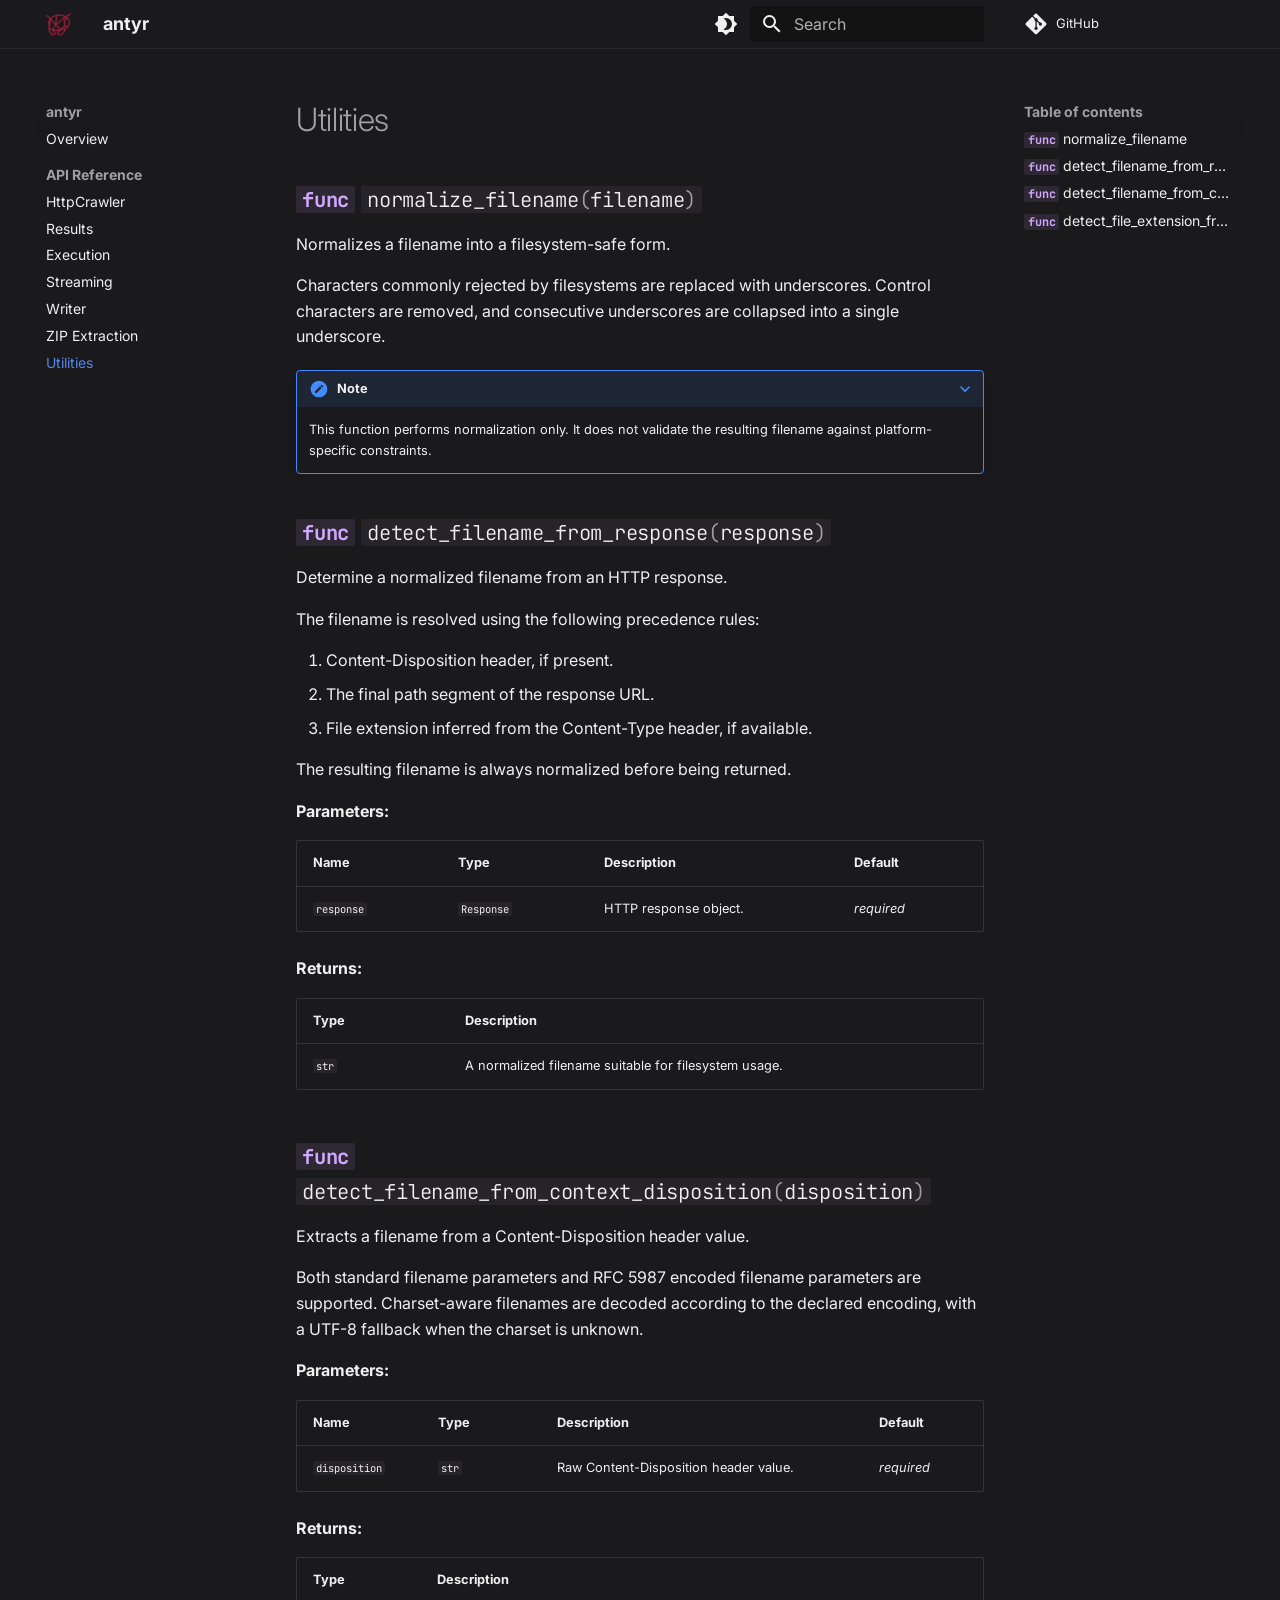
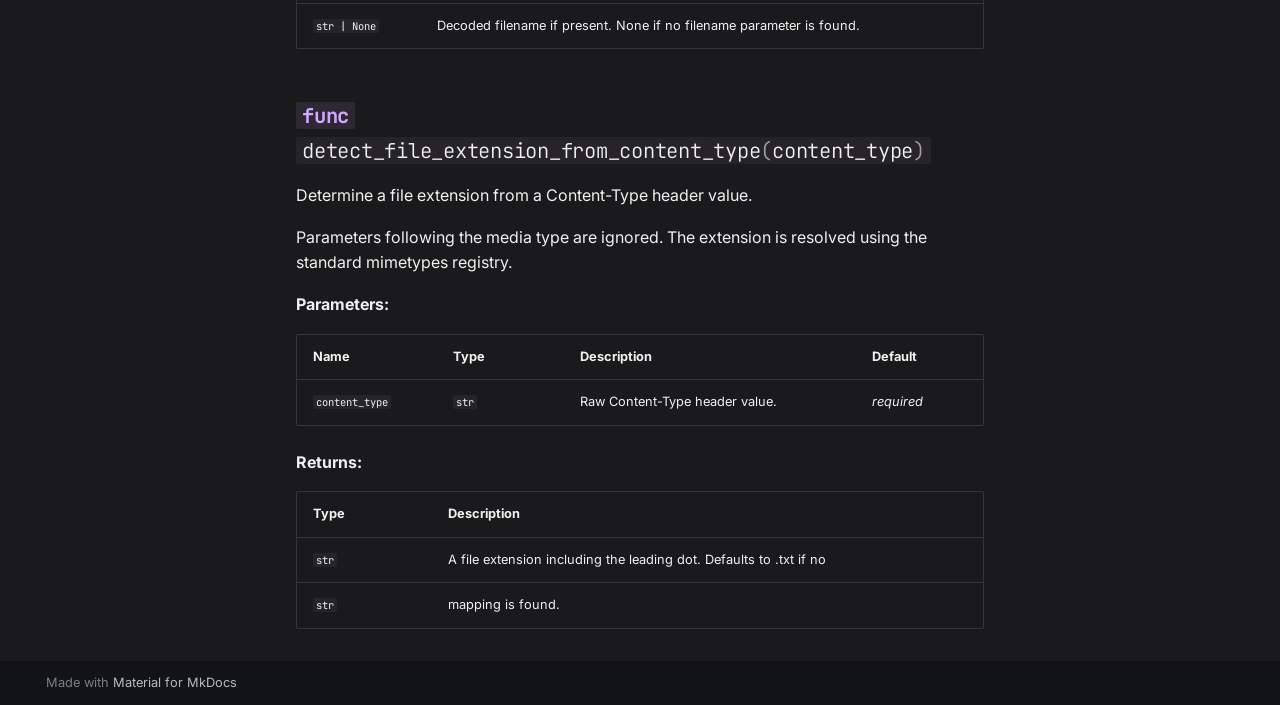
<file: api/func/index.html>
<!doctype html>
<html lang="en" class="no-js">
  <head>
    
      <meta charset="utf-8">
      <meta name="viewport" content="width=device-width,initial-scale=1">
      
        <meta name="description" content="A minimalistic web crawling toolkit for Python">
      
      
      
        <link rel="canonical" href="https://mrprfrm.github.io/antyr/api/func/">
      
      
        <link rel="prev" href="../zip/">
      
      
      
        
      
      
      <link rel="icon" href="../../assets/antyr-logo-tiny.png">
      <meta name="generator" content="mkdocs-1.6.1, mkdocs-material-9.7.6">
    
    
      
        <title>Utilities - antyr</title>
      
    
    
      <link rel="stylesheet" href="../../assets/stylesheets/main.484c7ddc.min.css">
      
        
        <link rel="stylesheet" href="../../assets/stylesheets/palette.ab4e12ef.min.css">
      
      


    
    
      
    
    
      
        
        
        <link rel="preconnect" href="https://fonts.gstatic.com" crossorigin>
        <link rel="stylesheet" href="https://fonts.googleapis.com/css?family=Inter:300,300i,400,400i,700,700i%7CJetBrains+Mono:400,400i,700,700i&display=fallback">
        <style>:root{--md-text-font:"Inter";--md-code-font:"JetBrains Mono"}</style>
      
    
    
      <link rel="stylesheet" href="../../assets/_mkdocstrings.css">
    
      <link rel="stylesheet" href="../../stylesheets/custom.css">
    
    <script>__md_scope=new URL("../..",location),__md_hash=e=>[...e].reduce(((e,_)=>(e<<5)-e+_.charCodeAt(0)),0),__md_get=(e,_=localStorage,t=__md_scope)=>JSON.parse(_.getItem(t.pathname+"."+e)),__md_set=(e,_,t=localStorage,a=__md_scope)=>{try{t.setItem(a.pathname+"."+e,JSON.stringify(_))}catch(e){}}</script>
    
      

    
    
  </head>
  
  
    
    
      
    
    
    
    
    <body dir="ltr" data-md-color-scheme="slate" data-md-color-primary="indigo" data-md-color-accent="indigo">
  
    
    <input class="md-toggle" data-md-toggle="drawer" type="checkbox" id="__drawer" autocomplete="off">
    <input class="md-toggle" data-md-toggle="search" type="checkbox" id="__search" autocomplete="off">
    <label class="md-overlay" for="__drawer"></label>
    <div data-md-component="skip">
      
        
        <a href="#utilities" class="md-skip">
          Skip to content
        </a>
      
    </div>
    <div data-md-component="announce">
      
    </div>
    
    
      

  

<header class="md-header md-header--shadow" data-md-component="header">
  <nav class="md-header__inner md-grid" aria-label="Header">
    <a href="../.." title="antyr" class="md-header__button md-logo" aria-label="antyr" data-md-component="logo">
      
  <img src="../../assets/antyr-logo-tiny.png" alt="logo">

    </a>
    <label class="md-header__button md-icon" for="__drawer">
      
      <svg xmlns="http://www.w3.org/2000/svg" viewBox="0 0 24 24"><path d="M3 6h18v2H3zm0 5h18v2H3zm0 5h18v2H3z"/></svg>
    </label>
    <div class="md-header__title" data-md-component="header-title">
      <div class="md-header__ellipsis">
        <div class="md-header__topic">
          <span class="md-ellipsis">
            antyr
          </span>
        </div>
        <div class="md-header__topic" data-md-component="header-topic">
          <span class="md-ellipsis">
            
              Utilities
            
          </span>
        </div>
      </div>
    </div>
    
      
        <form class="md-header__option" data-md-component="palette">
  
    
    
    
    <input class="md-option" data-md-color-media="" data-md-color-scheme="slate" data-md-color-primary="indigo" data-md-color-accent="indigo"  aria-label="Switch to light mode"  type="radio" name="__palette" id="__palette_0">
    
      <label class="md-header__button md-icon" title="Switch to light mode" for="__palette_1" hidden>
        <svg xmlns="http://www.w3.org/2000/svg" viewBox="0 0 24 24"><path d="M12 18c-.89 0-1.74-.2-2.5-.55C11.56 16.5 13 14.42 13 12s-1.44-4.5-3.5-5.45C10.26 6.2 11.11 6 12 6a6 6 0 0 1 6 6 6 6 0 0 1-6 6m8-9.31V4h-4.69L12 .69 8.69 4H4v4.69L.69 12 4 15.31V20h4.69L12 23.31 15.31 20H20v-4.69L23.31 12z"/></svg>
      </label>
    
  
    
    
    
    <input class="md-option" data-md-color-media="" data-md-color-scheme="default" data-md-color-primary="indigo" data-md-color-accent="indigo"  aria-label="Switch to dark mode"  type="radio" name="__palette" id="__palette_1">
    
      <label class="md-header__button md-icon" title="Switch to dark mode" for="__palette_0" hidden>
        <svg xmlns="http://www.w3.org/2000/svg" viewBox="0 0 24 24"><path d="M12 8a4 4 0 0 0-4 4 4 4 0 0 0 4 4 4 4 0 0 0 4-4 4 4 0 0 0-4-4m0 10a6 6 0 0 1-6-6 6 6 0 0 1 6-6 6 6 0 0 1 6 6 6 6 0 0 1-6 6m8-9.31V4h-4.69L12 .69 8.69 4H4v4.69L.69 12 4 15.31V20h4.69L12 23.31 15.31 20H20v-4.69L23.31 12z"/></svg>
      </label>
    
  
</form>
      
    
    
      <script>var palette=__md_get("__palette");if(palette&&palette.color){if("(prefers-color-scheme)"===palette.color.media){var media=matchMedia("(prefers-color-scheme: light)"),input=document.querySelector(media.matches?"[data-md-color-media='(prefers-color-scheme: light)']":"[data-md-color-media='(prefers-color-scheme: dark)']");palette.color.media=input.getAttribute("data-md-color-media"),palette.color.scheme=input.getAttribute("data-md-color-scheme"),palette.color.primary=input.getAttribute("data-md-color-primary"),palette.color.accent=input.getAttribute("data-md-color-accent")}for(var[key,value]of Object.entries(palette.color))document.body.setAttribute("data-md-color-"+key,value)}</script>
    
    
    
      
      
        <label class="md-header__button md-icon" for="__search">
          
          <svg xmlns="http://www.w3.org/2000/svg" viewBox="0 0 24 24"><path d="M9.5 3A6.5 6.5 0 0 1 16 9.5c0 1.61-.59 3.09-1.56 4.23l.27.27h.79l5 5-1.5 1.5-5-5v-.79l-.27-.27A6.52 6.52 0 0 1 9.5 16 6.5 6.5 0 0 1 3 9.5 6.5 6.5 0 0 1 9.5 3m0 2C7 5 5 7 5 9.5S7 14 9.5 14 14 12 14 9.5 12 5 9.5 5"/></svg>
        </label>
        <div class="md-search" data-md-component="search" role="dialog">
  <label class="md-search__overlay" for="__search"></label>
  <div class="md-search__inner" role="search">
    <form class="md-search__form" name="search">
      <input type="text" class="md-search__input" name="query" aria-label="Search" placeholder="Search" autocapitalize="off" autocorrect="off" autocomplete="off" spellcheck="false" data-md-component="search-query" required>
      <label class="md-search__icon md-icon" for="__search">
        
        <svg xmlns="http://www.w3.org/2000/svg" viewBox="0 0 24 24"><path d="M9.5 3A6.5 6.5 0 0 1 16 9.5c0 1.61-.59 3.09-1.56 4.23l.27.27h.79l5 5-1.5 1.5-5-5v-.79l-.27-.27A6.52 6.52 0 0 1 9.5 16 6.5 6.5 0 0 1 3 9.5 6.5 6.5 0 0 1 9.5 3m0 2C7 5 5 7 5 9.5S7 14 9.5 14 14 12 14 9.5 12 5 9.5 5"/></svg>
        
        <svg xmlns="http://www.w3.org/2000/svg" viewBox="0 0 24 24"><path d="M20 11v2H8l5.5 5.5-1.42 1.42L4.16 12l7.92-7.92L13.5 5.5 8 11z"/></svg>
      </label>
      <nav class="md-search__options" aria-label="Search">
        
        <button type="reset" class="md-search__icon md-icon" title="Clear" aria-label="Clear" tabindex="-1">
          
          <svg xmlns="http://www.w3.org/2000/svg" viewBox="0 0 24 24"><path d="M19 6.41 17.59 5 12 10.59 6.41 5 5 6.41 10.59 12 5 17.59 6.41 19 12 13.41 17.59 19 19 17.59 13.41 12z"/></svg>
        </button>
      </nav>
      
    </form>
    <div class="md-search__output">
      <div class="md-search__scrollwrap" tabindex="0" data-md-scrollfix>
        <div class="md-search-result" data-md-component="search-result">
          <div class="md-search-result__meta">
            Initializing search
          </div>
          <ol class="md-search-result__list" role="presentation"></ol>
        </div>
      </div>
    </div>
  </div>
</div>
      
    
    
      <div class="md-header__source">
        <a href="https://github.com/mrprfrm/antyr" title="Go to repository" class="md-source" data-md-component="source">
  <div class="md-source__icon md-icon">
    
    <svg xmlns="http://www.w3.org/2000/svg" viewBox="0 0 448 512"><!--! Font Awesome Free 7.1.0 by @fontawesome - https://fontawesome.com License - https://fontawesome.com/license/free (Icons: CC BY 4.0, Fonts: SIL OFL 1.1, Code: MIT License) Copyright 2025 Fonticons, Inc.--><path d="M439.6 236.1 244 40.5c-5.4-5.5-12.8-8.5-20.4-8.5s-15 3-20.4 8.4L162.5 81l51.5 51.5c27.1-9.1 52.7 16.8 43.4 43.7l49.7 49.7c34.2-11.8 61.2 31 35.5 56.7-26.5 26.5-70.2-2.9-56-37.3L240.3 199v121.9c25.3 12.5 22.3 41.8 9.1 55-6.4 6.4-15.2 10.1-24.3 10.1s-17.8-3.6-24.3-10.1c-17.6-17.6-11.1-46.9 11.2-56v-123c-20.8-8.5-24.6-30.7-18.6-45L142.6 101 8.5 235.1C3 240.6 0 247.9 0 255.5s3 15 8.5 20.4l195.6 195.7c5.4 5.4 12.7 8.4 20.4 8.4s15-3 20.4-8.4l194.7-194.7c5.4-5.4 8.4-12.8 8.4-20.4s-3-15-8.4-20.4"/></svg>
  </div>
  <div class="md-source__repository">
    GitHub
  </div>
</a>
      </div>
    
  </nav>
  
</header>
    
    <div class="md-container" data-md-component="container">
      
      
        
          
        
      
      <main class="md-main" data-md-component="main">
        <div class="md-main__inner md-grid">
          
            
              
              <div class="md-sidebar md-sidebar--primary" data-md-component="sidebar" data-md-type="navigation" >
                <div class="md-sidebar__scrollwrap">
                  <div class="md-sidebar__inner">
                    



<nav class="md-nav md-nav--primary" aria-label="Navigation" data-md-level="0">
  <label class="md-nav__title" for="__drawer">
    <a href="../.." title="antyr" class="md-nav__button md-logo" aria-label="antyr" data-md-component="logo">
      
  <img src="../../assets/antyr-logo-tiny.png" alt="logo">

    </a>
    antyr
  </label>
  
    <div class="md-nav__source">
      <a href="https://github.com/mrprfrm/antyr" title="Go to repository" class="md-source" data-md-component="source">
  <div class="md-source__icon md-icon">
    
    <svg xmlns="http://www.w3.org/2000/svg" viewBox="0 0 448 512"><!--! Font Awesome Free 7.1.0 by @fontawesome - https://fontawesome.com License - https://fontawesome.com/license/free (Icons: CC BY 4.0, Fonts: SIL OFL 1.1, Code: MIT License) Copyright 2025 Fonticons, Inc.--><path d="M439.6 236.1 244 40.5c-5.4-5.5-12.8-8.5-20.4-8.5s-15 3-20.4 8.4L162.5 81l51.5 51.5c27.1-9.1 52.7 16.8 43.4 43.7l49.7 49.7c34.2-11.8 61.2 31 35.5 56.7-26.5 26.5-70.2-2.9-56-37.3L240.3 199v121.9c25.3 12.5 22.3 41.8 9.1 55-6.4 6.4-15.2 10.1-24.3 10.1s-17.8-3.6-24.3-10.1c-17.6-17.6-11.1-46.9 11.2-56v-123c-20.8-8.5-24.6-30.7-18.6-45L142.6 101 8.5 235.1C3 240.6 0 247.9 0 255.5s3 15 8.5 20.4l195.6 195.7c5.4 5.4 12.7 8.4 20.4 8.4s15-3 20.4-8.4l194.7-194.7c5.4-5.4 8.4-12.8 8.4-20.4s-3-15-8.4-20.4"/></svg>
  </div>
  <div class="md-source__repository">
    GitHub
  </div>
</a>
    </div>
  
  <ul class="md-nav__list" data-md-scrollfix>
    
      
      
  
  
  
  
    <li class="md-nav__item">
      <a href="../.." class="md-nav__link">
        
  
  
  <span class="md-ellipsis">
    
  
    Overview
  

    
  </span>
  
  

      </a>
    </li>
  

    
      
      
  
  
    
  
  
  
    
    
    
    
      
        
        
      
    
    
    <li class="md-nav__item md-nav__item--active md-nav__item--section md-nav__item--nested">
      
        
        
        <input class="md-nav__toggle md-toggle " type="checkbox" id="__nav_2" checked>
        
          
          <label class="md-nav__link" for="__nav_2" id="__nav_2_label" tabindex="">
            
  
  
  <span class="md-ellipsis">
    
  
    API Reference
  

    
  </span>
  
  

            <span class="md-nav__icon md-icon"></span>
          </label>
        
        <nav class="md-nav" data-md-level="1" aria-labelledby="__nav_2_label" aria-expanded="true">
          <label class="md-nav__title" for="__nav_2">
            <span class="md-nav__icon md-icon"></span>
            
  
    API Reference
  

          </label>
          <ul class="md-nav__list" data-md-scrollfix>
            
              
                
  
  
  
  
    <li class="md-nav__item">
      <a href="../crawlers/" class="md-nav__link">
        
  
  
  <span class="md-ellipsis">
    
  
    HttpCrawler
  

    
  </span>
  
  

      </a>
    </li>
  

              
            
              
                
  
  
  
  
    <li class="md-nav__item">
      <a href="../results/" class="md-nav__link">
        
  
  
  <span class="md-ellipsis">
    
  
    Results
  

    
  </span>
  
  

      </a>
    </li>
  

              
            
              
                
  
  
  
  
    <li class="md-nav__item">
      <a href="../execution/" class="md-nav__link">
        
  
  
  <span class="md-ellipsis">
    
  
    Execution
  

    
  </span>
  
  

      </a>
    </li>
  

              
            
              
                
  
  
  
  
    <li class="md-nav__item">
      <a href="../streaming/" class="md-nav__link">
        
  
  
  <span class="md-ellipsis">
    
  
    Streaming
  

    
  </span>
  
  

      </a>
    </li>
  

              
            
              
                
  
  
  
  
    <li class="md-nav__item">
      <a href="../files/" class="md-nav__link">
        
  
  
  <span class="md-ellipsis">
    
  
    Writer
  

    
  </span>
  
  

      </a>
    </li>
  

              
            
              
                
  
  
  
  
    <li class="md-nav__item">
      <a href="../zip/" class="md-nav__link">
        
  
  
  <span class="md-ellipsis">
    
  
    ZIP Extraction
  

    
  </span>
  
  

      </a>
    </li>
  

              
            
              
                
  
  
    
  
  
  
    <li class="md-nav__item md-nav__item--active">
      
      <input class="md-nav__toggle md-toggle" type="checkbox" id="__toc">
      
      
        
      
      
        <label class="md-nav__link md-nav__link--active" for="__toc">
          
  
  
  <span class="md-ellipsis">
    
  
    Utilities
  

    
  </span>
  
  

          <span class="md-nav__icon md-icon"></span>
        </label>
      
      <a href="./" class="md-nav__link md-nav__link--active">
        
  
  
  <span class="md-ellipsis">
    
  
    Utilities
  

    
  </span>
  
  

      </a>
      
        

<nav class="md-nav md-nav--secondary" aria-label="Table of contents">
  
  
  
    
  
  
    <label class="md-nav__title" for="__toc">
      <span class="md-nav__icon md-icon"></span>
      Table of contents
    </label>
    <ul class="md-nav__list" data-md-component="toc" data-md-scrollfix>
      
        <li class="md-nav__item">
  <a href="#antyr.func.normalize_filename" class="md-nav__link">
    <span class="md-ellipsis">
      
        <code class="doc-symbol doc-symbol-toc doc-symbol-function"></code>&nbsp;normalize_filename
      
    </span>
  </a>
  
</li>
      
        <li class="md-nav__item">
  <a href="#antyr.func.detect_filename_from_response" class="md-nav__link">
    <span class="md-ellipsis">
      
        <code class="doc-symbol doc-symbol-toc doc-symbol-function"></code>&nbsp;detect_filename_from_response
      
    </span>
  </a>
  
</li>
      
        <li class="md-nav__item">
  <a href="#antyr.func.detect_filename_from_context_disposition" class="md-nav__link">
    <span class="md-ellipsis">
      
        <code class="doc-symbol doc-symbol-toc doc-symbol-function"></code>&nbsp;detect_filename_from_context_disposition
      
    </span>
  </a>
  
</li>
      
        <li class="md-nav__item">
  <a href="#antyr.func.detect_file_extension_from_content_type" class="md-nav__link">
    <span class="md-ellipsis">
      
        <code class="doc-symbol doc-symbol-toc doc-symbol-function"></code>&nbsp;detect_file_extension_from_content_type
      
    </span>
  </a>
  
</li>
      
    </ul>
  
</nav>
      
    </li>
  

              
            
          </ul>
        </nav>
      
    </li>
  

    
  </ul>
</nav>
                  </div>
                </div>
              </div>
            
            
              
              <div class="md-sidebar md-sidebar--secondary" data-md-component="sidebar" data-md-type="toc" >
                <div class="md-sidebar__scrollwrap">
                  <div class="md-sidebar__inner">
                    

<nav class="md-nav md-nav--secondary" aria-label="Table of contents">
  
  
  
    
  
  
    <label class="md-nav__title" for="__toc">
      <span class="md-nav__icon md-icon"></span>
      Table of contents
    </label>
    <ul class="md-nav__list" data-md-component="toc" data-md-scrollfix>
      
        <li class="md-nav__item">
  <a href="#antyr.func.normalize_filename" class="md-nav__link">
    <span class="md-ellipsis">
      
        <code class="doc-symbol doc-symbol-toc doc-symbol-function"></code>&nbsp;normalize_filename
      
    </span>
  </a>
  
</li>
      
        <li class="md-nav__item">
  <a href="#antyr.func.detect_filename_from_response" class="md-nav__link">
    <span class="md-ellipsis">
      
        <code class="doc-symbol doc-symbol-toc doc-symbol-function"></code>&nbsp;detect_filename_from_response
      
    </span>
  </a>
  
</li>
      
        <li class="md-nav__item">
  <a href="#antyr.func.detect_filename_from_context_disposition" class="md-nav__link">
    <span class="md-ellipsis">
      
        <code class="doc-symbol doc-symbol-toc doc-symbol-function"></code>&nbsp;detect_filename_from_context_disposition
      
    </span>
  </a>
  
</li>
      
        <li class="md-nav__item">
  <a href="#antyr.func.detect_file_extension_from_content_type" class="md-nav__link">
    <span class="md-ellipsis">
      
        <code class="doc-symbol doc-symbol-toc doc-symbol-function"></code>&nbsp;detect_file_extension_from_content_type
      
    </span>
  </a>
  
</li>
      
    </ul>
  
</nav>
                  </div>
                </div>
              </div>
            
          
          
            <div class="md-content" data-md-component="content">
              
              <article class="md-content__inner md-typeset">
                
                  


  
  


<h1 id="utilities">Utilities<a class="headerlink" href="#utilities" title="Permanent link">&para;</a></h1>


<div class="doc doc-object doc-function">


<h2 id="antyr.func.normalize_filename" class="doc doc-heading">
<code class="doc-symbol doc-symbol-heading doc-symbol-function"></code>            <code class="highlight language-python"><span class="n">normalize_filename</span><span class="p">(</span><span class="n">filename</span><span class="p">)</span></code>

<a href="#antyr.func.normalize_filename" class="headerlink" title="Permanent link">&para;</a></h2>


    <div class="doc doc-contents first">

        <p>Normalizes a filename into a filesystem-safe form.</p>
<p>Characters commonly rejected by filesystems are replaced with underscores.
Control characters are removed, and consecutive underscores are collapsed
into a single underscore.</p>


<details class="note" open>
  <summary>Note</summary>
  <p>This function performs normalization only. It does not validate the
resulting filename against platform-specific constraints.</p>
</details>

    </div>

</div>

<div class="doc doc-object doc-function">


<h2 id="antyr.func.detect_filename_from_response" class="doc doc-heading">
<code class="doc-symbol doc-symbol-heading doc-symbol-function"></code>            <code class="highlight language-python"><span class="n">detect_filename_from_response</span><span class="p">(</span><span class="n">response</span><span class="p">)</span></code>

<a href="#antyr.func.detect_filename_from_response" class="headerlink" title="Permanent link">&para;</a></h2>


    <div class="doc doc-contents first">

        <p>Determine a normalized filename from an HTTP response.</p>
<p>The filename is resolved using the following precedence rules:</p>
<ol>
<li>Content-Disposition header, if present.</li>
<li>The final path segment of the response URL.</li>
<li>File extension inferred from the Content-Type header, if available.</li>
</ol>
<p>The resulting filename is always normalized before being returned.</p>


<p><span class="doc-section-title">Parameters:</span></p>
    <table>
      <thead>
        <tr>
          <th>Name</th>
          <th>Type</th>
          <th>Description</th>
          <th>Default</th>
        </tr>
      </thead>
      <tbody>
          <tr class="doc-section-item">
            <td>
                <code>response</code>
            </td>
            <td>
                  <code><span title="httpx.Response">Response</span></code>
            </td>
            <td>
              <div class="doc-md-description">
                <p>HTTP response object.</p>
              </div>
            </td>
            <td>
                <em>required</em>
            </td>
          </tr>
      </tbody>
    </table>


    <p><span class="doc-section-title">Returns:</span></p>
    <table>
      <thead>
        <tr>
          <th>Type</th>
          <th>Description</th>
        </tr>
      </thead>
      <tbody>
          <tr class="doc-section-item">
            <td>
                  <code><span title="str">str</span></code>
            </td>
            <td>
              <div class="doc-md-description">
                <p>A normalized filename suitable for filesystem usage.</p>
              </div>
            </td>
          </tr>
      </tbody>
    </table>


    </div>

</div>

<div class="doc doc-object doc-function">


<h2 id="antyr.func.detect_filename_from_context_disposition" class="doc doc-heading">
<code class="doc-symbol doc-symbol-heading doc-symbol-function"></code>            <code class="highlight language-python"><span class="n">detect_filename_from_context_disposition</span><span class="p">(</span><span class="n">disposition</span><span class="p">)</span></code>

<a href="#antyr.func.detect_filename_from_context_disposition" class="headerlink" title="Permanent link">&para;</a></h2>


    <div class="doc doc-contents first">

        <p>Extracts a filename from a Content-Disposition header value.</p>
<p>Both standard filename parameters and RFC 5987 encoded filename parameters
are supported. Charset-aware filenames are decoded according to the declared
encoding, with a UTF-8 fallback when the charset is unknown.</p>


<p><span class="doc-section-title">Parameters:</span></p>
    <table>
      <thead>
        <tr>
          <th>Name</th>
          <th>Type</th>
          <th>Description</th>
          <th>Default</th>
        </tr>
      </thead>
      <tbody>
          <tr class="doc-section-item">
            <td>
                <code>disposition</code>
            </td>
            <td>
                  <code><span title="str">str</span></code>
            </td>
            <td>
              <div class="doc-md-description">
                <p>Raw Content-Disposition header value.</p>
              </div>
            </td>
            <td>
                <em>required</em>
            </td>
          </tr>
      </tbody>
    </table>


    <p><span class="doc-section-title">Returns:</span></p>
    <table>
      <thead>
        <tr>
          <th>Type</th>
          <th>Description</th>
        </tr>
      </thead>
      <tbody>
          <tr class="doc-section-item">
            <td>
                  <code><span title="str">str</span> | None</code>
            </td>
            <td>
              <div class="doc-md-description">
                <p>Decoded filename if present. None if no filename parameter is found.</p>
              </div>
            </td>
          </tr>
      </tbody>
    </table>


    </div>

</div>

<div class="doc doc-object doc-function">


<h2 id="antyr.func.detect_file_extension_from_content_type" class="doc doc-heading">
<code class="doc-symbol doc-symbol-heading doc-symbol-function"></code>            <code class="highlight language-python"><span class="n">detect_file_extension_from_content_type</span><span class="p">(</span><span class="n">content_type</span><span class="p">)</span></code>

<a href="#antyr.func.detect_file_extension_from_content_type" class="headerlink" title="Permanent link">&para;</a></h2>


    <div class="doc doc-contents first">

        <p>Determine a file extension from a Content-Type header value.</p>
<p>Parameters following the media type are ignored. The extension is resolved
using the standard mimetypes registry.</p>


<p><span class="doc-section-title">Parameters:</span></p>
    <table>
      <thead>
        <tr>
          <th>Name</th>
          <th>Type</th>
          <th>Description</th>
          <th>Default</th>
        </tr>
      </thead>
      <tbody>
          <tr class="doc-section-item">
            <td>
                <code>content_type</code>
            </td>
            <td>
                  <code><span title="str">str</span></code>
            </td>
            <td>
              <div class="doc-md-description">
                <p>Raw Content-Type header value.</p>
              </div>
            </td>
            <td>
                <em>required</em>
            </td>
          </tr>
      </tbody>
    </table>


    <p><span class="doc-section-title">Returns:</span></p>
    <table>
      <thead>
        <tr>
          <th>Type</th>
          <th>Description</th>
        </tr>
      </thead>
      <tbody>
          <tr class="doc-section-item">
            <td>
                  <code><span title="str">str</span></code>
            </td>
            <td>
              <div class="doc-md-description">
                <p>A file extension including the leading dot. Defaults to .txt if no</p>
              </div>
            </td>
          </tr>
          <tr class="doc-section-item">
            <td>
                  <code><span title="str">str</span></code>
            </td>
            <td>
              <div class="doc-md-description">
                <p>mapping is found.</p>
              </div>
            </td>
          </tr>
      </tbody>
    </table>


    </div>

</div>












                
              </article>
            </div>
          
          
<script>var target=document.getElementById(location.hash.slice(1));target&&target.name&&(target.checked=target.name.startsWith("__tabbed_"))</script>
        </div>
        
      </main>
      
        <footer class="md-footer">
  
  <div class="md-footer-meta md-typeset">
    <div class="md-footer-meta__inner md-grid">
      <div class="md-copyright">
  
  
    Made with
    <a href="https://squidfunk.github.io/mkdocs-material/" target="_blank" rel="noopener">
      Material for MkDocs
    </a>
  
</div>
      
    </div>
  </div>
</footer>
      
    </div>
    <div class="md-dialog" data-md-component="dialog">
      <div class="md-dialog__inner md-typeset"></div>
    </div>
    
    
    
      
      
      <script id="__config" type="application/json">{"annotate": null, "base": "../..", "features": ["content.code.copy", "navigation.sections", "navigation.expand"], "search": "../../assets/javascripts/workers/search.2c215733.min.js", "tags": null, "translations": {"clipboard.copied": "Copied to clipboard", "clipboard.copy": "Copy to clipboard", "search.result.more.one": "1 more on this page", "search.result.more.other": "# more on this page", "search.result.none": "No matching documents", "search.result.one": "1 matching document", "search.result.other": "# matching documents", "search.result.placeholder": "Type to start searching", "search.result.term.missing": "Missing", "select.version": "Select version"}, "version": null}</script>
    
    
      <script src="../../assets/javascripts/bundle.79ae519e.min.js"></script>
      
    
  </body>
</html>
</file>
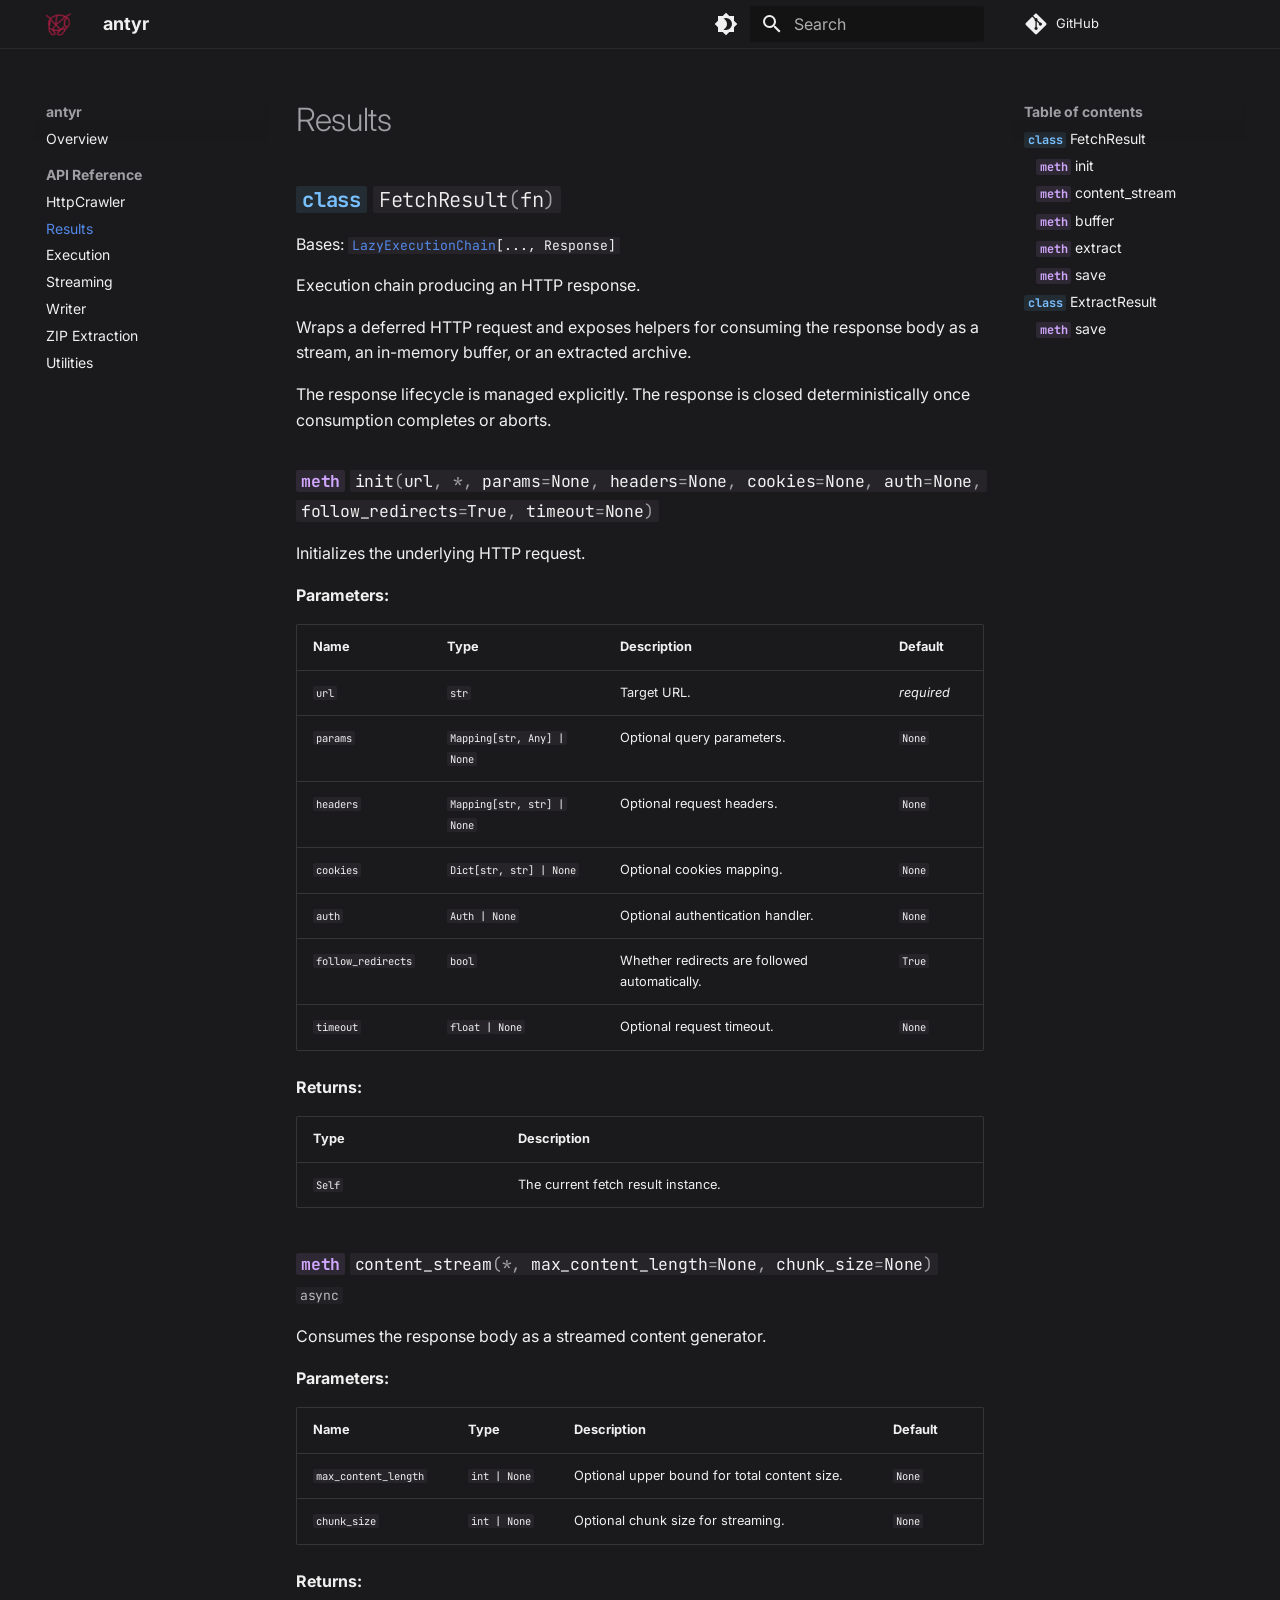
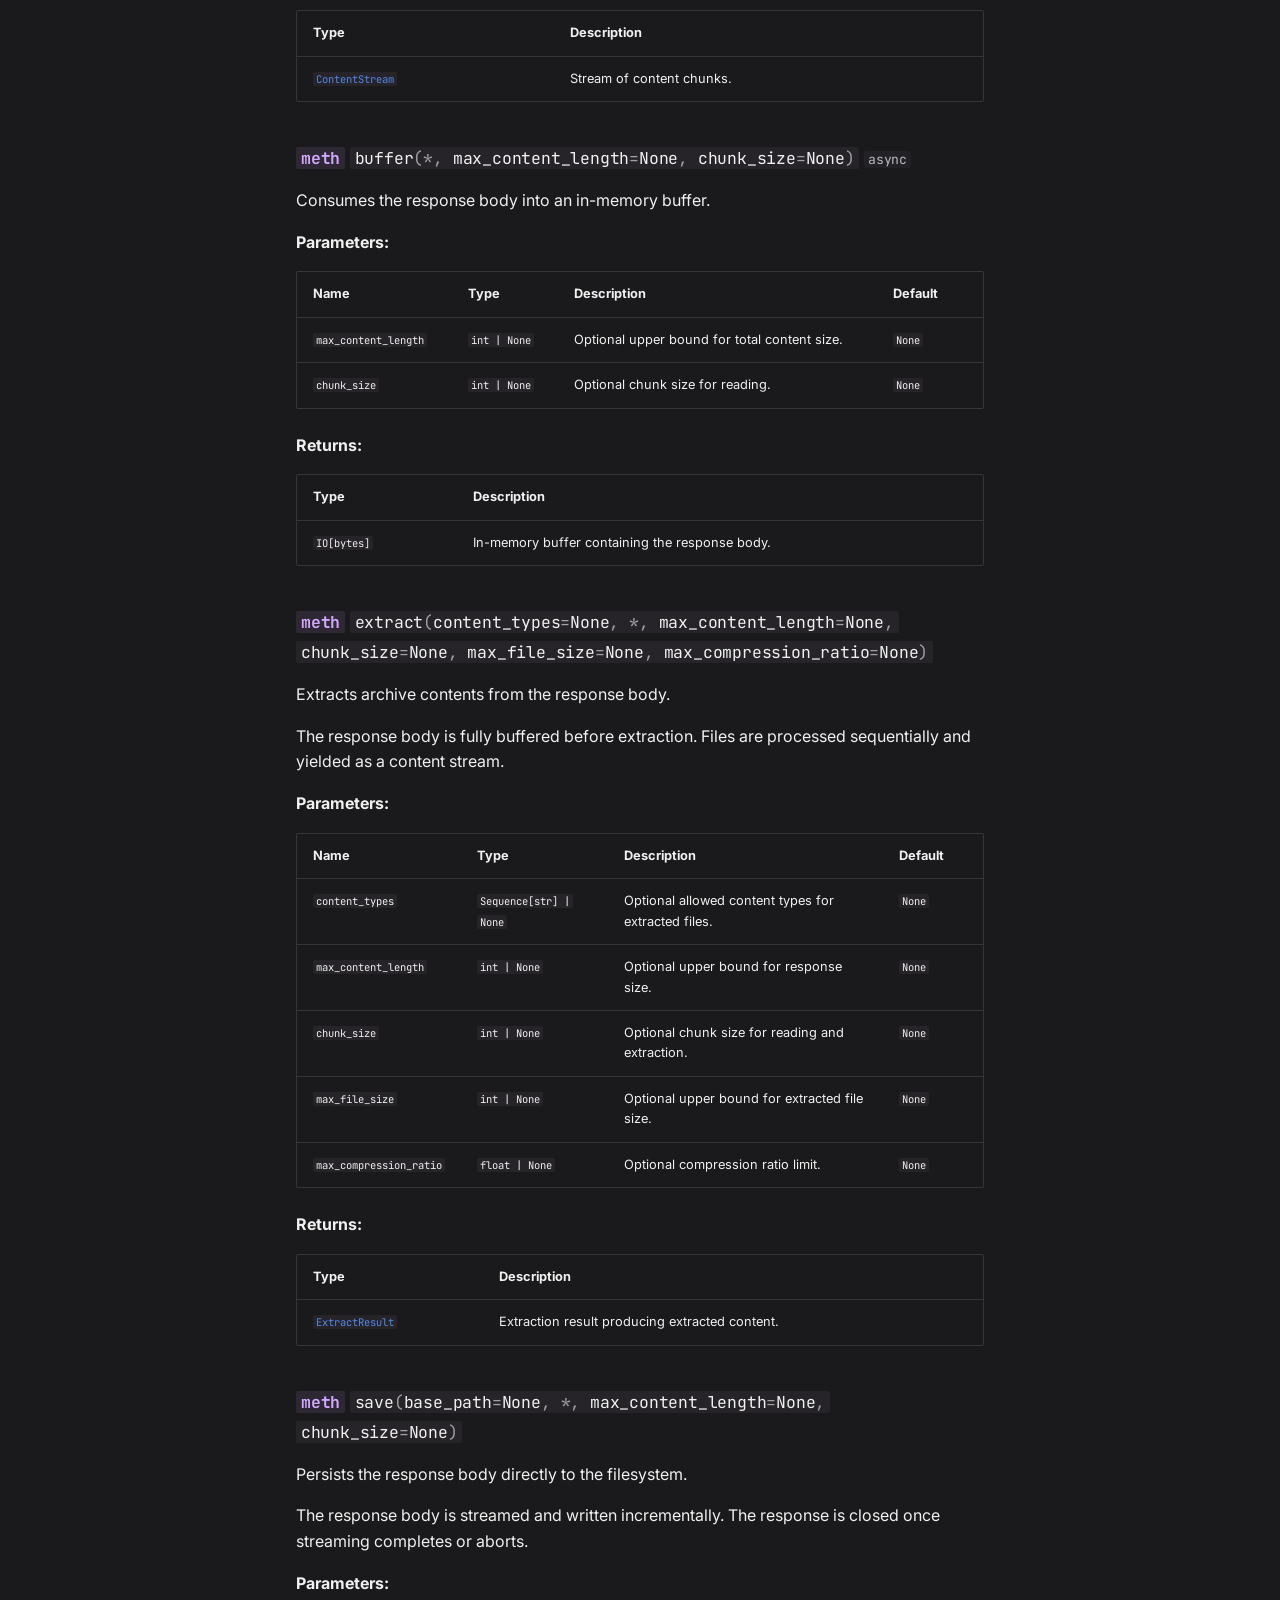
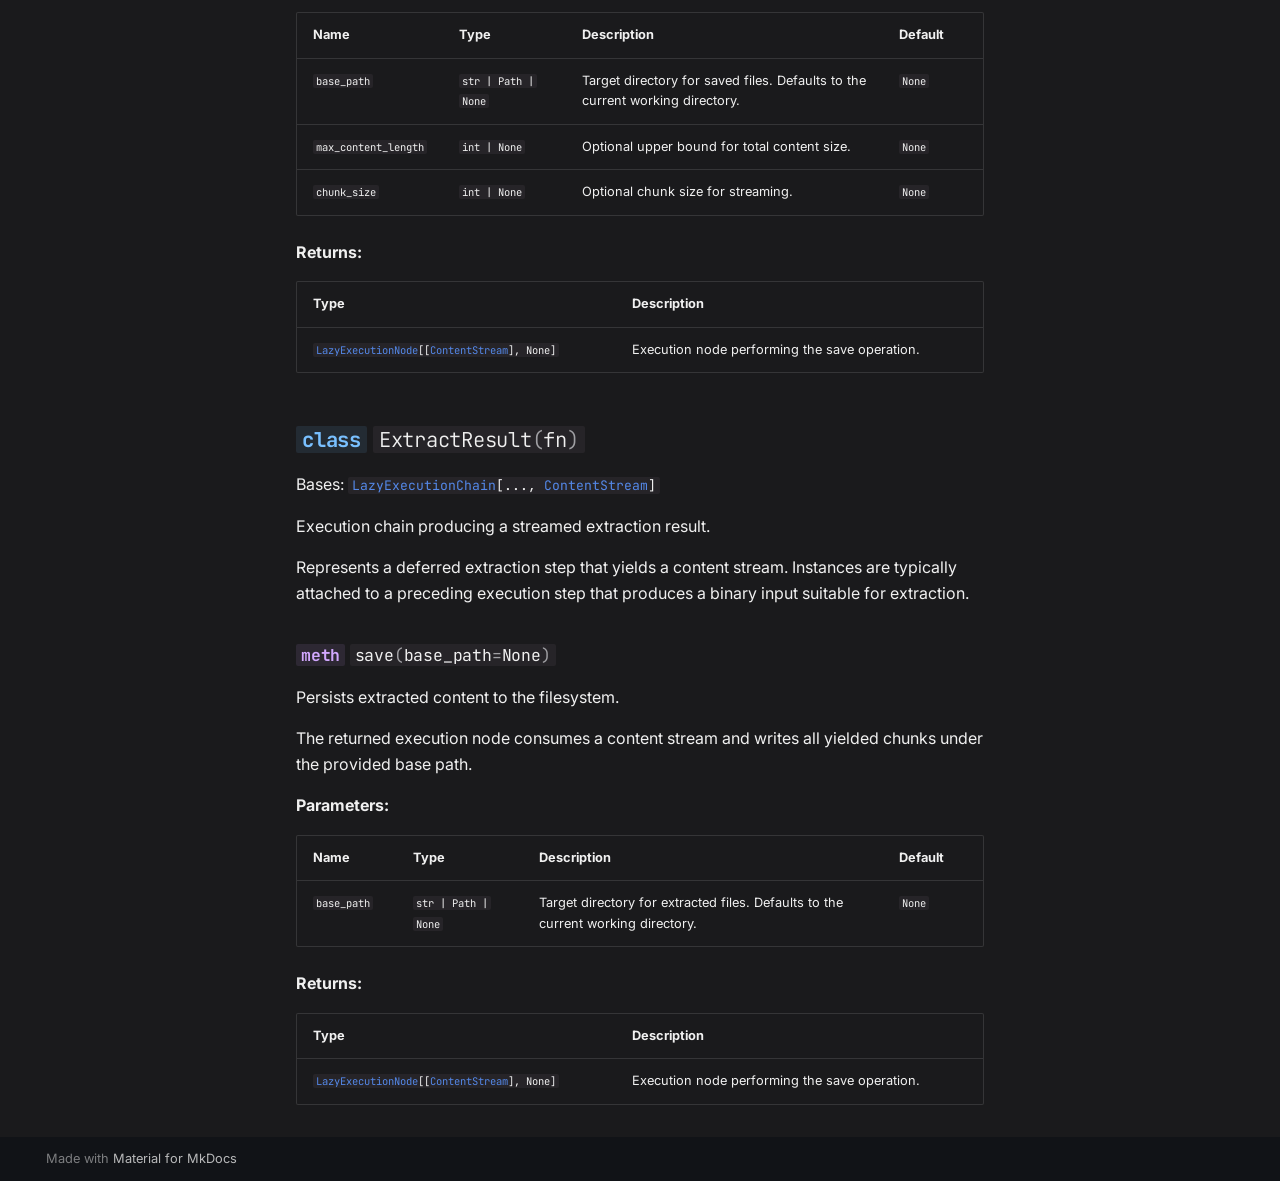
<file: api/results/index.html>
<!doctype html>
<html lang="en" class="no-js">
  <head>
    
      <meta charset="utf-8">
      <meta name="viewport" content="width=device-width,initial-scale=1">
      
        <meta name="description" content="A minimalistic web crawling toolkit for Python">
      
      
      
        <link rel="canonical" href="https://mrprfrm.github.io/antyr/api/results/">
      
      
        <link rel="prev" href="../crawlers/">
      
      
        <link rel="next" href="../execution/">
      
      
        
      
      
      <link rel="icon" href="../../assets/antyr-logo-tiny.png">
      <meta name="generator" content="mkdocs-1.6.1, mkdocs-material-9.7.6">
    
    
      
        <title>Results - antyr</title>
      
    
    
      <link rel="stylesheet" href="../../assets/stylesheets/main.484c7ddc.min.css">
      
        
        <link rel="stylesheet" href="../../assets/stylesheets/palette.ab4e12ef.min.css">
      
      


    
    
      
    
    
      
        
        
        <link rel="preconnect" href="https://fonts.gstatic.com" crossorigin>
        <link rel="stylesheet" href="https://fonts.googleapis.com/css?family=Inter:300,300i,400,400i,700,700i%7CJetBrains+Mono:400,400i,700,700i&display=fallback">
        <style>:root{--md-text-font:"Inter";--md-code-font:"JetBrains Mono"}</style>
      
    
    
      <link rel="stylesheet" href="../../assets/_mkdocstrings.css">
    
      <link rel="stylesheet" href="../../stylesheets/custom.css">
    
    <script>__md_scope=new URL("../..",location),__md_hash=e=>[...e].reduce(((e,_)=>(e<<5)-e+_.charCodeAt(0)),0),__md_get=(e,_=localStorage,t=__md_scope)=>JSON.parse(_.getItem(t.pathname+"."+e)),__md_set=(e,_,t=localStorage,a=__md_scope)=>{try{t.setItem(a.pathname+"."+e,JSON.stringify(_))}catch(e){}}</script>
    
      

    
    
  </head>
  
  
    
    
      
    
    
    
    
    <body dir="ltr" data-md-color-scheme="slate" data-md-color-primary="indigo" data-md-color-accent="indigo">
  
    
    <input class="md-toggle" data-md-toggle="drawer" type="checkbox" id="__drawer" autocomplete="off">
    <input class="md-toggle" data-md-toggle="search" type="checkbox" id="__search" autocomplete="off">
    <label class="md-overlay" for="__drawer"></label>
    <div data-md-component="skip">
      
        
        <a href="#results" class="md-skip">
          Skip to content
        </a>
      
    </div>
    <div data-md-component="announce">
      
    </div>
    
    
      

  

<header class="md-header md-header--shadow" data-md-component="header">
  <nav class="md-header__inner md-grid" aria-label="Header">
    <a href="../.." title="antyr" class="md-header__button md-logo" aria-label="antyr" data-md-component="logo">
      
  <img src="../../assets/antyr-logo-tiny.png" alt="logo">

    </a>
    <label class="md-header__button md-icon" for="__drawer">
      
      <svg xmlns="http://www.w3.org/2000/svg" viewBox="0 0 24 24"><path d="M3 6h18v2H3zm0 5h18v2H3zm0 5h18v2H3z"/></svg>
    </label>
    <div class="md-header__title" data-md-component="header-title">
      <div class="md-header__ellipsis">
        <div class="md-header__topic">
          <span class="md-ellipsis">
            antyr
          </span>
        </div>
        <div class="md-header__topic" data-md-component="header-topic">
          <span class="md-ellipsis">
            
              Results
            
          </span>
        </div>
      </div>
    </div>
    
      
        <form class="md-header__option" data-md-component="palette">
  
    
    
    
    <input class="md-option" data-md-color-media="" data-md-color-scheme="slate" data-md-color-primary="indigo" data-md-color-accent="indigo"  aria-label="Switch to light mode"  type="radio" name="__palette" id="__palette_0">
    
      <label class="md-header__button md-icon" title="Switch to light mode" for="__palette_1" hidden>
        <svg xmlns="http://www.w3.org/2000/svg" viewBox="0 0 24 24"><path d="M12 18c-.89 0-1.74-.2-2.5-.55C11.56 16.5 13 14.42 13 12s-1.44-4.5-3.5-5.45C10.26 6.2 11.11 6 12 6a6 6 0 0 1 6 6 6 6 0 0 1-6 6m8-9.31V4h-4.69L12 .69 8.69 4H4v4.69L.69 12 4 15.31V20h4.69L12 23.31 15.31 20H20v-4.69L23.31 12z"/></svg>
      </label>
    
  
    
    
    
    <input class="md-option" data-md-color-media="" data-md-color-scheme="default" data-md-color-primary="indigo" data-md-color-accent="indigo"  aria-label="Switch to dark mode"  type="radio" name="__palette" id="__palette_1">
    
      <label class="md-header__button md-icon" title="Switch to dark mode" for="__palette_0" hidden>
        <svg xmlns="http://www.w3.org/2000/svg" viewBox="0 0 24 24"><path d="M12 8a4 4 0 0 0-4 4 4 4 0 0 0 4 4 4 4 0 0 0 4-4 4 4 0 0 0-4-4m0 10a6 6 0 0 1-6-6 6 6 0 0 1 6-6 6 6 0 0 1 6 6 6 6 0 0 1-6 6m8-9.31V4h-4.69L12 .69 8.69 4H4v4.69L.69 12 4 15.31V20h4.69L12 23.31 15.31 20H20v-4.69L23.31 12z"/></svg>
      </label>
    
  
</form>
      
    
    
      <script>var palette=__md_get("__palette");if(palette&&palette.color){if("(prefers-color-scheme)"===palette.color.media){var media=matchMedia("(prefers-color-scheme: light)"),input=document.querySelector(media.matches?"[data-md-color-media='(prefers-color-scheme: light)']":"[data-md-color-media='(prefers-color-scheme: dark)']");palette.color.media=input.getAttribute("data-md-color-media"),palette.color.scheme=input.getAttribute("data-md-color-scheme"),palette.color.primary=input.getAttribute("data-md-color-primary"),palette.color.accent=input.getAttribute("data-md-color-accent")}for(var[key,value]of Object.entries(palette.color))document.body.setAttribute("data-md-color-"+key,value)}</script>
    
    
    
      
      
        <label class="md-header__button md-icon" for="__search">
          
          <svg xmlns="http://www.w3.org/2000/svg" viewBox="0 0 24 24"><path d="M9.5 3A6.5 6.5 0 0 1 16 9.5c0 1.61-.59 3.09-1.56 4.23l.27.27h.79l5 5-1.5 1.5-5-5v-.79l-.27-.27A6.52 6.52 0 0 1 9.5 16 6.5 6.5 0 0 1 3 9.5 6.5 6.5 0 0 1 9.5 3m0 2C7 5 5 7 5 9.5S7 14 9.5 14 14 12 14 9.5 12 5 9.5 5"/></svg>
        </label>
        <div class="md-search" data-md-component="search" role="dialog">
  <label class="md-search__overlay" for="__search"></label>
  <div class="md-search__inner" role="search">
    <form class="md-search__form" name="search">
      <input type="text" class="md-search__input" name="query" aria-label="Search" placeholder="Search" autocapitalize="off" autocorrect="off" autocomplete="off" spellcheck="false" data-md-component="search-query" required>
      <label class="md-search__icon md-icon" for="__search">
        
        <svg xmlns="http://www.w3.org/2000/svg" viewBox="0 0 24 24"><path d="M9.5 3A6.5 6.5 0 0 1 16 9.5c0 1.61-.59 3.09-1.56 4.23l.27.27h.79l5 5-1.5 1.5-5-5v-.79l-.27-.27A6.52 6.52 0 0 1 9.5 16 6.5 6.5 0 0 1 3 9.5 6.5 6.5 0 0 1 9.5 3m0 2C7 5 5 7 5 9.5S7 14 9.5 14 14 12 14 9.5 12 5 9.5 5"/></svg>
        
        <svg xmlns="http://www.w3.org/2000/svg" viewBox="0 0 24 24"><path d="M20 11v2H8l5.5 5.5-1.42 1.42L4.16 12l7.92-7.92L13.5 5.5 8 11z"/></svg>
      </label>
      <nav class="md-search__options" aria-label="Search">
        
        <button type="reset" class="md-search__icon md-icon" title="Clear" aria-label="Clear" tabindex="-1">
          
          <svg xmlns="http://www.w3.org/2000/svg" viewBox="0 0 24 24"><path d="M19 6.41 17.59 5 12 10.59 6.41 5 5 6.41 10.59 12 5 17.59 6.41 19 12 13.41 17.59 19 19 17.59 13.41 12z"/></svg>
        </button>
      </nav>
      
    </form>
    <div class="md-search__output">
      <div class="md-search__scrollwrap" tabindex="0" data-md-scrollfix>
        <div class="md-search-result" data-md-component="search-result">
          <div class="md-search-result__meta">
            Initializing search
          </div>
          <ol class="md-search-result__list" role="presentation"></ol>
        </div>
      </div>
    </div>
  </div>
</div>
      
    
    
      <div class="md-header__source">
        <a href="https://github.com/mrprfrm/antyr" title="Go to repository" class="md-source" data-md-component="source">
  <div class="md-source__icon md-icon">
    
    <svg xmlns="http://www.w3.org/2000/svg" viewBox="0 0 448 512"><!--! Font Awesome Free 7.1.0 by @fontawesome - https://fontawesome.com License - https://fontawesome.com/license/free (Icons: CC BY 4.0, Fonts: SIL OFL 1.1, Code: MIT License) Copyright 2025 Fonticons, Inc.--><path d="M439.6 236.1 244 40.5c-5.4-5.5-12.8-8.5-20.4-8.5s-15 3-20.4 8.4L162.5 81l51.5 51.5c27.1-9.1 52.7 16.8 43.4 43.7l49.7 49.7c34.2-11.8 61.2 31 35.5 56.7-26.5 26.5-70.2-2.9-56-37.3L240.3 199v121.9c25.3 12.5 22.3 41.8 9.1 55-6.4 6.4-15.2 10.1-24.3 10.1s-17.8-3.6-24.3-10.1c-17.6-17.6-11.1-46.9 11.2-56v-123c-20.8-8.5-24.6-30.7-18.6-45L142.6 101 8.5 235.1C3 240.6 0 247.9 0 255.5s3 15 8.5 20.4l195.6 195.7c5.4 5.4 12.7 8.4 20.4 8.4s15-3 20.4-8.4l194.7-194.7c5.4-5.4 8.4-12.8 8.4-20.4s-3-15-8.4-20.4"/></svg>
  </div>
  <div class="md-source__repository">
    GitHub
  </div>
</a>
      </div>
    
  </nav>
  
</header>
    
    <div class="md-container" data-md-component="container">
      
      
        
          
        
      
      <main class="md-main" data-md-component="main">
        <div class="md-main__inner md-grid">
          
            
              
              <div class="md-sidebar md-sidebar--primary" data-md-component="sidebar" data-md-type="navigation" >
                <div class="md-sidebar__scrollwrap">
                  <div class="md-sidebar__inner">
                    



<nav class="md-nav md-nav--primary" aria-label="Navigation" data-md-level="0">
  <label class="md-nav__title" for="__drawer">
    <a href="../.." title="antyr" class="md-nav__button md-logo" aria-label="antyr" data-md-component="logo">
      
  <img src="../../assets/antyr-logo-tiny.png" alt="logo">

    </a>
    antyr
  </label>
  
    <div class="md-nav__source">
      <a href="https://github.com/mrprfrm/antyr" title="Go to repository" class="md-source" data-md-component="source">
  <div class="md-source__icon md-icon">
    
    <svg xmlns="http://www.w3.org/2000/svg" viewBox="0 0 448 512"><!--! Font Awesome Free 7.1.0 by @fontawesome - https://fontawesome.com License - https://fontawesome.com/license/free (Icons: CC BY 4.0, Fonts: SIL OFL 1.1, Code: MIT License) Copyright 2025 Fonticons, Inc.--><path d="M439.6 236.1 244 40.5c-5.4-5.5-12.8-8.5-20.4-8.5s-15 3-20.4 8.4L162.5 81l51.5 51.5c27.1-9.1 52.7 16.8 43.4 43.7l49.7 49.7c34.2-11.8 61.2 31 35.5 56.7-26.5 26.5-70.2-2.9-56-37.3L240.3 199v121.9c25.3 12.5 22.3 41.8 9.1 55-6.4 6.4-15.2 10.1-24.3 10.1s-17.8-3.6-24.3-10.1c-17.6-17.6-11.1-46.9 11.2-56v-123c-20.8-8.5-24.6-30.7-18.6-45L142.6 101 8.5 235.1C3 240.6 0 247.9 0 255.5s3 15 8.5 20.4l195.6 195.7c5.4 5.4 12.7 8.4 20.4 8.4s15-3 20.4-8.4l194.7-194.7c5.4-5.4 8.4-12.8 8.4-20.4s-3-15-8.4-20.4"/></svg>
  </div>
  <div class="md-source__repository">
    GitHub
  </div>
</a>
    </div>
  
  <ul class="md-nav__list" data-md-scrollfix>
    
      
      
  
  
  
  
    <li class="md-nav__item">
      <a href="../.." class="md-nav__link">
        
  
  
  <span class="md-ellipsis">
    
  
    Overview
  

    
  </span>
  
  

      </a>
    </li>
  

    
      
      
  
  
    
  
  
  
    
    
    
    
      
        
        
      
    
    
    <li class="md-nav__item md-nav__item--active md-nav__item--section md-nav__item--nested">
      
        
        
        <input class="md-nav__toggle md-toggle " type="checkbox" id="__nav_2" checked>
        
          
          <label class="md-nav__link" for="__nav_2" id="__nav_2_label" tabindex="">
            
  
  
  <span class="md-ellipsis">
    
  
    API Reference
  

    
  </span>
  
  

            <span class="md-nav__icon md-icon"></span>
          </label>
        
        <nav class="md-nav" data-md-level="1" aria-labelledby="__nav_2_label" aria-expanded="true">
          <label class="md-nav__title" for="__nav_2">
            <span class="md-nav__icon md-icon"></span>
            
  
    API Reference
  

          </label>
          <ul class="md-nav__list" data-md-scrollfix>
            
              
                
  
  
  
  
    <li class="md-nav__item">
      <a href="../crawlers/" class="md-nav__link">
        
  
  
  <span class="md-ellipsis">
    
  
    HttpCrawler
  

    
  </span>
  
  

      </a>
    </li>
  

              
            
              
                
  
  
    
  
  
  
    <li class="md-nav__item md-nav__item--active">
      
      <input class="md-nav__toggle md-toggle" type="checkbox" id="__toc">
      
      
        
      
      
        <label class="md-nav__link md-nav__link--active" for="__toc">
          
  
  
  <span class="md-ellipsis">
    
  
    Results
  

    
  </span>
  
  

          <span class="md-nav__icon md-icon"></span>
        </label>
      
      <a href="./" class="md-nav__link md-nav__link--active">
        
  
  
  <span class="md-ellipsis">
    
  
    Results
  

    
  </span>
  
  

      </a>
      
        

<nav class="md-nav md-nav--secondary" aria-label="Table of contents">
  
  
  
    
  
  
    <label class="md-nav__title" for="__toc">
      <span class="md-nav__icon md-icon"></span>
      Table of contents
    </label>
    <ul class="md-nav__list" data-md-component="toc" data-md-scrollfix>
      
        <li class="md-nav__item">
  <a href="#antyr.results.FetchResult" class="md-nav__link">
    <span class="md-ellipsis">
      
        <code class="doc-symbol doc-symbol-toc doc-symbol-class"></code>&nbsp;FetchResult
      
    </span>
  </a>
  
    <nav class="md-nav" aria-label=" FetchResult">
      <ul class="md-nav__list">
        
          <li class="md-nav__item">
  <a href="#antyr.results.FetchResult.init" class="md-nav__link">
    <span class="md-ellipsis">
      
        <code class="doc-symbol doc-symbol-toc doc-symbol-method"></code>&nbsp;init
      
    </span>
  </a>
  
</li>
        
          <li class="md-nav__item">
  <a href="#antyr.results.FetchResult.content_stream" class="md-nav__link">
    <span class="md-ellipsis">
      
        <code class="doc-symbol doc-symbol-toc doc-symbol-method"></code>&nbsp;content_stream
      
    </span>
  </a>
  
</li>
        
          <li class="md-nav__item">
  <a href="#antyr.results.FetchResult.buffer" class="md-nav__link">
    <span class="md-ellipsis">
      
        <code class="doc-symbol doc-symbol-toc doc-symbol-method"></code>&nbsp;buffer
      
    </span>
  </a>
  
</li>
        
          <li class="md-nav__item">
  <a href="#antyr.results.FetchResult.extract" class="md-nav__link">
    <span class="md-ellipsis">
      
        <code class="doc-symbol doc-symbol-toc doc-symbol-method"></code>&nbsp;extract
      
    </span>
  </a>
  
</li>
        
          <li class="md-nav__item">
  <a href="#antyr.results.FetchResult.save" class="md-nav__link">
    <span class="md-ellipsis">
      
        <code class="doc-symbol doc-symbol-toc doc-symbol-method"></code>&nbsp;save
      
    </span>
  </a>
  
</li>
        
      </ul>
    </nav>
  
</li>
      
        <li class="md-nav__item">
  <a href="#antyr.results.ExtractResult" class="md-nav__link">
    <span class="md-ellipsis">
      
        <code class="doc-symbol doc-symbol-toc doc-symbol-class"></code>&nbsp;ExtractResult
      
    </span>
  </a>
  
    <nav class="md-nav" aria-label=" ExtractResult">
      <ul class="md-nav__list">
        
          <li class="md-nav__item">
  <a href="#antyr.results.ExtractResult.save" class="md-nav__link">
    <span class="md-ellipsis">
      
        <code class="doc-symbol doc-symbol-toc doc-symbol-method"></code>&nbsp;save
      
    </span>
  </a>
  
</li>
        
      </ul>
    </nav>
  
</li>
      
    </ul>
  
</nav>
      
    </li>
  

              
            
              
                
  
  
  
  
    <li class="md-nav__item">
      <a href="../execution/" class="md-nav__link">
        
  
  
  <span class="md-ellipsis">
    
  
    Execution
  

    
  </span>
  
  

      </a>
    </li>
  

              
            
              
                
  
  
  
  
    <li class="md-nav__item">
      <a href="../streaming/" class="md-nav__link">
        
  
  
  <span class="md-ellipsis">
    
  
    Streaming
  

    
  </span>
  
  

      </a>
    </li>
  

              
            
              
                
  
  
  
  
    <li class="md-nav__item">
      <a href="../files/" class="md-nav__link">
        
  
  
  <span class="md-ellipsis">
    
  
    Writer
  

    
  </span>
  
  

      </a>
    </li>
  

              
            
              
                
  
  
  
  
    <li class="md-nav__item">
      <a href="../zip/" class="md-nav__link">
        
  
  
  <span class="md-ellipsis">
    
  
    ZIP Extraction
  

    
  </span>
  
  

      </a>
    </li>
  

              
            
              
                
  
  
  
  
    <li class="md-nav__item">
      <a href="../func/" class="md-nav__link">
        
  
  
  <span class="md-ellipsis">
    
  
    Utilities
  

    
  </span>
  
  

      </a>
    </li>
  

              
            
          </ul>
        </nav>
      
    </li>
  

    
  </ul>
</nav>
                  </div>
                </div>
              </div>
            
            
              
              <div class="md-sidebar md-sidebar--secondary" data-md-component="sidebar" data-md-type="toc" >
                <div class="md-sidebar__scrollwrap">
                  <div class="md-sidebar__inner">
                    

<nav class="md-nav md-nav--secondary" aria-label="Table of contents">
  
  
  
    
  
  
    <label class="md-nav__title" for="__toc">
      <span class="md-nav__icon md-icon"></span>
      Table of contents
    </label>
    <ul class="md-nav__list" data-md-component="toc" data-md-scrollfix>
      
        <li class="md-nav__item">
  <a href="#antyr.results.FetchResult" class="md-nav__link">
    <span class="md-ellipsis">
      
        <code class="doc-symbol doc-symbol-toc doc-symbol-class"></code>&nbsp;FetchResult
      
    </span>
  </a>
  
    <nav class="md-nav" aria-label=" FetchResult">
      <ul class="md-nav__list">
        
          <li class="md-nav__item">
  <a href="#antyr.results.FetchResult.init" class="md-nav__link">
    <span class="md-ellipsis">
      
        <code class="doc-symbol doc-symbol-toc doc-symbol-method"></code>&nbsp;init
      
    </span>
  </a>
  
</li>
        
          <li class="md-nav__item">
  <a href="#antyr.results.FetchResult.content_stream" class="md-nav__link">
    <span class="md-ellipsis">
      
        <code class="doc-symbol doc-symbol-toc doc-symbol-method"></code>&nbsp;content_stream
      
    </span>
  </a>
  
</li>
        
          <li class="md-nav__item">
  <a href="#antyr.results.FetchResult.buffer" class="md-nav__link">
    <span class="md-ellipsis">
      
        <code class="doc-symbol doc-symbol-toc doc-symbol-method"></code>&nbsp;buffer
      
    </span>
  </a>
  
</li>
        
          <li class="md-nav__item">
  <a href="#antyr.results.FetchResult.extract" class="md-nav__link">
    <span class="md-ellipsis">
      
        <code class="doc-symbol doc-symbol-toc doc-symbol-method"></code>&nbsp;extract
      
    </span>
  </a>
  
</li>
        
          <li class="md-nav__item">
  <a href="#antyr.results.FetchResult.save" class="md-nav__link">
    <span class="md-ellipsis">
      
        <code class="doc-symbol doc-symbol-toc doc-symbol-method"></code>&nbsp;save
      
    </span>
  </a>
  
</li>
        
      </ul>
    </nav>
  
</li>
      
        <li class="md-nav__item">
  <a href="#antyr.results.ExtractResult" class="md-nav__link">
    <span class="md-ellipsis">
      
        <code class="doc-symbol doc-symbol-toc doc-symbol-class"></code>&nbsp;ExtractResult
      
    </span>
  </a>
  
    <nav class="md-nav" aria-label=" ExtractResult">
      <ul class="md-nav__list">
        
          <li class="md-nav__item">
  <a href="#antyr.results.ExtractResult.save" class="md-nav__link">
    <span class="md-ellipsis">
      
        <code class="doc-symbol doc-symbol-toc doc-symbol-method"></code>&nbsp;save
      
    </span>
  </a>
  
</li>
        
      </ul>
    </nav>
  
</li>
      
    </ul>
  
</nav>
                  </div>
                </div>
              </div>
            
          
          
            <div class="md-content" data-md-component="content">
              
              <article class="md-content__inner md-typeset">
                
                  


  
  


<h1 id="results">Results<a class="headerlink" href="#results" title="Permanent link">&para;</a></h1>


<div class="doc doc-object doc-class">



<h2 id="antyr.results.FetchResult" class="doc doc-heading">
<code class="doc-symbol doc-symbol-heading doc-symbol-class"></code>              <code class="highlight language-python"><span class="n">FetchResult</span><span class="p">(</span><span class="n">fn</span><span class="p">)</span></code>

<a href="#antyr.results.FetchResult" class="headerlink" title="Permanent link">&para;</a></h2>


    <div class="doc doc-contents first">
            <p class="doc doc-class-bases">
              Bases: <code><a class="autorefs autorefs-internal" title="              LazyExecutionChain(fn) (antyr.execution.LazyExecutionChain)" href="../execution/#antyr.execution.LazyExecutionChain">LazyExecutionChain</a>[..., <span title="httpx.Response">Response</span>]</code></p>



        <p>Execution chain producing an HTTP response.</p>
<p>Wraps a deferred HTTP request and exposes helpers for consuming the
response body as a stream, an in-memory buffer, or an extracted archive.</p>
<p>The response lifecycle is managed explicitly. The response is closed
deterministically once consumption completes or aborts.</p>











<div class="doc doc-children">










<div class="doc doc-object doc-function">


<h3 id="antyr.results.FetchResult.init" class="doc doc-heading">
<code class="doc-symbol doc-symbol-heading doc-symbol-method"></code>            <code class="highlight language-python"><span class="n">init</span><span class="p">(</span><span class="n">url</span><span class="p">,</span> <span class="o">*</span><span class="p">,</span> <span class="n">params</span><span class="o">=</span><span class="kc">None</span><span class="p">,</span> <span class="n">headers</span><span class="o">=</span><span class="kc">None</span><span class="p">,</span> <span class="n">cookies</span><span class="o">=</span><span class="kc">None</span><span class="p">,</span> <span class="n">auth</span><span class="o">=</span><span class="kc">None</span><span class="p">,</span> <span class="n">follow_redirects</span><span class="o">=</span><span class="kc">True</span><span class="p">,</span> <span class="n">timeout</span><span class="o">=</span><span class="kc">None</span><span class="p">)</span></code>

<a href="#antyr.results.FetchResult.init" class="headerlink" title="Permanent link">&para;</a></h3>


    <div class="doc doc-contents ">

        <p>Initializes the underlying HTTP request.</p>


<p><span class="doc-section-title">Parameters:</span></p>
    <table>
      <thead>
        <tr>
          <th>Name</th>
          <th>Type</th>
          <th>Description</th>
          <th>Default</th>
        </tr>
      </thead>
      <tbody>
          <tr class="doc-section-item">
            <td>
                <code>url</code>
            </td>
            <td>
                  <code><span title="str">str</span></code>
            </td>
            <td>
              <div class="doc-md-description">
                <p>Target URL.</p>
              </div>
            </td>
            <td>
                <em>required</em>
            </td>
          </tr>
          <tr class="doc-section-item">
            <td>
                <code>params</code>
            </td>
            <td>
                  <code><span title="typing.Mapping">Mapping</span>[<span title="str">str</span>, <span title="typing.Any">Any</span>] | None</code>
            </td>
            <td>
              <div class="doc-md-description">
                <p>Optional query parameters.</p>
              </div>
            </td>
            <td>
                  <code>None</code>
            </td>
          </tr>
          <tr class="doc-section-item">
            <td>
                <code>headers</code>
            </td>
            <td>
                  <code><span title="typing.Mapping">Mapping</span>[<span title="str">str</span>, <span title="str">str</span>] | None</code>
            </td>
            <td>
              <div class="doc-md-description">
                <p>Optional request headers.</p>
              </div>
            </td>
            <td>
                  <code>None</code>
            </td>
          </tr>
          <tr class="doc-section-item">
            <td>
                <code>cookies</code>
            </td>
            <td>
                  <code><span title="typing.Dict">Dict</span>[<span title="str">str</span>, <span title="str">str</span>] | None</code>
            </td>
            <td>
              <div class="doc-md-description">
                <p>Optional cookies mapping.</p>
              </div>
            </td>
            <td>
                  <code>None</code>
            </td>
          </tr>
          <tr class="doc-section-item">
            <td>
                <code>auth</code>
            </td>
            <td>
                  <code><span title="httpx.Auth">Auth</span> | None</code>
            </td>
            <td>
              <div class="doc-md-description">
                <p>Optional authentication handler.</p>
              </div>
            </td>
            <td>
                  <code>None</code>
            </td>
          </tr>
          <tr class="doc-section-item">
            <td>
                <code>follow_redirects</code>
            </td>
            <td>
                  <code><span title="bool">bool</span></code>
            </td>
            <td>
              <div class="doc-md-description">
                <p>Whether redirects are followed automatically.</p>
              </div>
            </td>
            <td>
                  <code>True</code>
            </td>
          </tr>
          <tr class="doc-section-item">
            <td>
                <code>timeout</code>
            </td>
            <td>
                  <code><span title="float">float</span> | None</code>
            </td>
            <td>
              <div class="doc-md-description">
                <p>Optional request timeout.</p>
              </div>
            </td>
            <td>
                  <code>None</code>
            </td>
          </tr>
      </tbody>
    </table>


    <p><span class="doc-section-title">Returns:</span></p>
    <table>
      <thead>
        <tr>
          <th>Type</th>
          <th>Description</th>
        </tr>
      </thead>
      <tbody>
          <tr class="doc-section-item">
            <td>
                  <code><span title="typing_extensions.Self">Self</span></code>
            </td>
            <td>
              <div class="doc-md-description">
                <p>The current fetch result instance.</p>
              </div>
            </td>
          </tr>
      </tbody>
    </table>


    </div>

</div>

<div class="doc doc-object doc-function">


<h3 id="antyr.results.FetchResult.content_stream" class="doc doc-heading">
<code class="doc-symbol doc-symbol-heading doc-symbol-method"></code>            <code class="highlight language-python"><span class="n">content_stream</span><span class="p">(</span><span class="o">*</span><span class="p">,</span> <span class="n">max_content_length</span><span class="o">=</span><span class="kc">None</span><span class="p">,</span> <span class="n">chunk_size</span><span class="o">=</span><span class="kc">None</span><span class="p">)</span></code>

  <span class="doc doc-labels">
      <small class="doc doc-label doc-label-async"><code>async</code></small>
  </span>

<a href="#antyr.results.FetchResult.content_stream" class="headerlink" title="Permanent link">&para;</a></h3>


    <div class="doc doc-contents ">

        <p>Consumes the response body as a streamed content generator.</p>


<p><span class="doc-section-title">Parameters:</span></p>
    <table>
      <thead>
        <tr>
          <th>Name</th>
          <th>Type</th>
          <th>Description</th>
          <th>Default</th>
        </tr>
      </thead>
      <tbody>
          <tr class="doc-section-item">
            <td>
                <code>max_content_length</code>
            </td>
            <td>
                  <code><span title="int">int</span> | None</code>
            </td>
            <td>
              <div class="doc-md-description">
                <p>Optional upper bound for total content size.</p>
              </div>
            </td>
            <td>
                  <code>None</code>
            </td>
          </tr>
          <tr class="doc-section-item">
            <td>
                <code>chunk_size</code>
            </td>
            <td>
                  <code><span title="int">int</span> | None</code>
            </td>
            <td>
              <div class="doc-md-description">
                <p>Optional chunk size for streaming.</p>
              </div>
            </td>
            <td>
                  <code>None</code>
            </td>
          </tr>
      </tbody>
    </table>


    <p><span class="doc-section-title">Returns:</span></p>
    <table>
      <thead>
        <tr>
          <th>Type</th>
          <th>Description</th>
        </tr>
      </thead>
      <tbody>
          <tr class="doc-section-item">
            <td>
                  <code><a class="autorefs autorefs-internal" title="            ContentStream = AsyncGenerator[Chunk, None]

  
      module-attribute
   (antyr.streaming.ContentStream)" href="../streaming/#antyr.streaming.ContentStream">ContentStream</a></code>
            </td>
            <td>
              <div class="doc-md-description">
                <p>Stream of content chunks.</p>
              </div>
            </td>
          </tr>
      </tbody>
    </table>


    </div>

</div>

<div class="doc doc-object doc-function">


<h3 id="antyr.results.FetchResult.buffer" class="doc doc-heading">
<code class="doc-symbol doc-symbol-heading doc-symbol-method"></code>            <code class="highlight language-python"><span class="n">buffer</span><span class="p">(</span><span class="o">*</span><span class="p">,</span> <span class="n">max_content_length</span><span class="o">=</span><span class="kc">None</span><span class="p">,</span> <span class="n">chunk_size</span><span class="o">=</span><span class="kc">None</span><span class="p">)</span></code>

  <span class="doc doc-labels">
      <small class="doc doc-label doc-label-async"><code>async</code></small>
  </span>

<a href="#antyr.results.FetchResult.buffer" class="headerlink" title="Permanent link">&para;</a></h3>


    <div class="doc doc-contents ">

        <p>Consumes the response body into an in-memory buffer.</p>


<p><span class="doc-section-title">Parameters:</span></p>
    <table>
      <thead>
        <tr>
          <th>Name</th>
          <th>Type</th>
          <th>Description</th>
          <th>Default</th>
        </tr>
      </thead>
      <tbody>
          <tr class="doc-section-item">
            <td>
                <code>max_content_length</code>
            </td>
            <td>
                  <code><span title="int">int</span> | None</code>
            </td>
            <td>
              <div class="doc-md-description">
                <p>Optional upper bound for total content size.</p>
              </div>
            </td>
            <td>
                  <code>None</code>
            </td>
          </tr>
          <tr class="doc-section-item">
            <td>
                <code>chunk_size</code>
            </td>
            <td>
                  <code><span title="int">int</span> | None</code>
            </td>
            <td>
              <div class="doc-md-description">
                <p>Optional chunk size for reading.</p>
              </div>
            </td>
            <td>
                  <code>None</code>
            </td>
          </tr>
      </tbody>
    </table>


    <p><span class="doc-section-title">Returns:</span></p>
    <table>
      <thead>
        <tr>
          <th>Type</th>
          <th>Description</th>
        </tr>
      </thead>
      <tbody>
          <tr class="doc-section-item">
            <td>
                  <code><span title="typing.IO">IO</span>[<span title="bytes">bytes</span>]</code>
            </td>
            <td>
              <div class="doc-md-description">
                <p>In-memory buffer containing the response body.</p>
              </div>
            </td>
          </tr>
      </tbody>
    </table>


    </div>

</div>

<div class="doc doc-object doc-function">


<h3 id="antyr.results.FetchResult.extract" class="doc doc-heading">
<code class="doc-symbol doc-symbol-heading doc-symbol-method"></code>            <code class="highlight language-python"><span class="n">extract</span><span class="p">(</span><span class="n">content_types</span><span class="o">=</span><span class="kc">None</span><span class="p">,</span> <span class="o">*</span><span class="p">,</span> <span class="n">max_content_length</span><span class="o">=</span><span class="kc">None</span><span class="p">,</span> <span class="n">chunk_size</span><span class="o">=</span><span class="kc">None</span><span class="p">,</span> <span class="n">max_file_size</span><span class="o">=</span><span class="kc">None</span><span class="p">,</span> <span class="n">max_compression_ratio</span><span class="o">=</span><span class="kc">None</span><span class="p">)</span></code>

<a href="#antyr.results.FetchResult.extract" class="headerlink" title="Permanent link">&para;</a></h3>


    <div class="doc doc-contents ">

        <p>Extracts archive contents from the response body.</p>
<p>The response body is fully buffered before extraction. Files are
processed sequentially and yielded as a content stream.</p>


<p><span class="doc-section-title">Parameters:</span></p>
    <table>
      <thead>
        <tr>
          <th>Name</th>
          <th>Type</th>
          <th>Description</th>
          <th>Default</th>
        </tr>
      </thead>
      <tbody>
          <tr class="doc-section-item">
            <td>
                <code>content_types</code>
            </td>
            <td>
                  <code><span title="typing.Sequence">Sequence</span>[<span title="str">str</span>] | None</code>
            </td>
            <td>
              <div class="doc-md-description">
                <p>Optional allowed content types for extracted files.</p>
              </div>
            </td>
            <td>
                  <code>None</code>
            </td>
          </tr>
          <tr class="doc-section-item">
            <td>
                <code>max_content_length</code>
            </td>
            <td>
                  <code><span title="int">int</span> | None</code>
            </td>
            <td>
              <div class="doc-md-description">
                <p>Optional upper bound for response size.</p>
              </div>
            </td>
            <td>
                  <code>None</code>
            </td>
          </tr>
          <tr class="doc-section-item">
            <td>
                <code>chunk_size</code>
            </td>
            <td>
                  <code><span title="int">int</span> | None</code>
            </td>
            <td>
              <div class="doc-md-description">
                <p>Optional chunk size for reading and extraction.</p>
              </div>
            </td>
            <td>
                  <code>None</code>
            </td>
          </tr>
          <tr class="doc-section-item">
            <td>
                <code>max_file_size</code>
            </td>
            <td>
                  <code><span title="int">int</span> | None</code>
            </td>
            <td>
              <div class="doc-md-description">
                <p>Optional upper bound for extracted file size.</p>
              </div>
            </td>
            <td>
                  <code>None</code>
            </td>
          </tr>
          <tr class="doc-section-item">
            <td>
                <code>max_compression_ratio</code>
            </td>
            <td>
                  <code><span title="float">float</span> | None</code>
            </td>
            <td>
              <div class="doc-md-description">
                <p>Optional compression ratio limit.</p>
              </div>
            </td>
            <td>
                  <code>None</code>
            </td>
          </tr>
      </tbody>
    </table>


    <p><span class="doc-section-title">Returns:</span></p>
    <table>
      <thead>
        <tr>
          <th>Type</th>
          <th>Description</th>
        </tr>
      </thead>
      <tbody>
          <tr class="doc-section-item">
            <td>
                  <code><a class="autorefs autorefs-internal" title="              ExtractResult(fn) (antyr.results.ExtractResult)" href="#antyr.results.ExtractResult">ExtractResult</a></code>
            </td>
            <td>
              <div class="doc-md-description">
                <p>Extraction result producing extracted content.</p>
              </div>
            </td>
          </tr>
      </tbody>
    </table>


    </div>

</div>

<div class="doc doc-object doc-function">


<h3 id="antyr.results.FetchResult.save" class="doc doc-heading">
<code class="doc-symbol doc-symbol-heading doc-symbol-method"></code>            <code class="highlight language-python"><span class="n">save</span><span class="p">(</span><span class="n">base_path</span><span class="o">=</span><span class="kc">None</span><span class="p">,</span> <span class="o">*</span><span class="p">,</span> <span class="n">max_content_length</span><span class="o">=</span><span class="kc">None</span><span class="p">,</span> <span class="n">chunk_size</span><span class="o">=</span><span class="kc">None</span><span class="p">)</span></code>

<a href="#antyr.results.FetchResult.save" class="headerlink" title="Permanent link">&para;</a></h3>


    <div class="doc doc-contents ">

        <p>Persists the response body directly to the filesystem.</p>
<p>The response body is streamed and written incrementally.
The response is closed once streaming completes or aborts.</p>


<p><span class="doc-section-title">Parameters:</span></p>
    <table>
      <thead>
        <tr>
          <th>Name</th>
          <th>Type</th>
          <th>Description</th>
          <th>Default</th>
        </tr>
      </thead>
      <tbody>
          <tr class="doc-section-item">
            <td>
                <code>base_path</code>
            </td>
            <td>
                  <code><span title="str">str</span> | <span title="pathlib.Path">Path</span> | None</code>
            </td>
            <td>
              <div class="doc-md-description">
                <p>Target directory for saved files. Defaults to
the current working directory.</p>
              </div>
            </td>
            <td>
                  <code>None</code>
            </td>
          </tr>
          <tr class="doc-section-item">
            <td>
                <code>max_content_length</code>
            </td>
            <td>
                  <code><span title="int">int</span> | None</code>
            </td>
            <td>
              <div class="doc-md-description">
                <p>Optional upper bound for total content size.</p>
              </div>
            </td>
            <td>
                  <code>None</code>
            </td>
          </tr>
          <tr class="doc-section-item">
            <td>
                <code>chunk_size</code>
            </td>
            <td>
                  <code><span title="int">int</span> | None</code>
            </td>
            <td>
              <div class="doc-md-description">
                <p>Optional chunk size for streaming.</p>
              </div>
            </td>
            <td>
                  <code>None</code>
            </td>
          </tr>
      </tbody>
    </table>


    <p><span class="doc-section-title">Returns:</span></p>
    <table>
      <thead>
        <tr>
          <th>Type</th>
          <th>Description</th>
        </tr>
      </thead>
      <tbody>
          <tr class="doc-section-item">
            <td>
                  <code><a class="autorefs autorefs-internal" title="              LazyExecutionNode(fn, *, parent=None) (antyr.execution.LazyExecutionNode)" href="../execution/#antyr.execution.LazyExecutionNode">LazyExecutionNode</a>[[<a class="autorefs autorefs-internal" title="            ContentStream = AsyncGenerator[Chunk, None]

  
      module-attribute
   (antyr.streaming.ContentStream)" href="../streaming/#antyr.streaming.ContentStream">ContentStream</a>], None]</code>
            </td>
            <td>
              <div class="doc-md-description">
                <p>Execution node performing the save operation.</p>
              </div>
            </td>
          </tr>
      </tbody>
    </table>


    </div>

</div>



  </div>

    </div>

</div>

<div class="doc doc-object doc-class">



<h2 id="antyr.results.ExtractResult" class="doc doc-heading">
<code class="doc-symbol doc-symbol-heading doc-symbol-class"></code>              <code class="highlight language-python"><span class="n">ExtractResult</span><span class="p">(</span><span class="n">fn</span><span class="p">)</span></code>

<a href="#antyr.results.ExtractResult" class="headerlink" title="Permanent link">&para;</a></h2>


    <div class="doc doc-contents first">
            <p class="doc doc-class-bases">
              Bases: <code><a class="autorefs autorefs-internal" title="              LazyExecutionChain(fn) (antyr.execution.LazyExecutionChain)" href="../execution/#antyr.execution.LazyExecutionChain">LazyExecutionChain</a>[..., <a class="autorefs autorefs-internal" title="            ContentStream = AsyncGenerator[Chunk, None]

  
      module-attribute
   (antyr.streaming.ContentStream)" href="../streaming/#antyr.streaming.ContentStream">ContentStream</a>]</code></p>



        <p>Execution chain producing a streamed extraction result.</p>
<p>Represents a deferred extraction step that yields a content stream.
Instances are typically attached to a preceding execution step that
produces a binary input suitable for extraction.</p>











<div class="doc doc-children">










<div class="doc doc-object doc-function">


<h3 id="antyr.results.ExtractResult.save" class="doc doc-heading">
<code class="doc-symbol doc-symbol-heading doc-symbol-method"></code>            <code class="highlight language-python"><span class="n">save</span><span class="p">(</span><span class="n">base_path</span><span class="o">=</span><span class="kc">None</span><span class="p">)</span></code>

<a href="#antyr.results.ExtractResult.save" class="headerlink" title="Permanent link">&para;</a></h3>


    <div class="doc doc-contents ">

        <p>Persists extracted content to the filesystem.</p>
<p>The returned execution node consumes a content stream and writes all
yielded chunks under the provided base path.</p>


<p><span class="doc-section-title">Parameters:</span></p>
    <table>
      <thead>
        <tr>
          <th>Name</th>
          <th>Type</th>
          <th>Description</th>
          <th>Default</th>
        </tr>
      </thead>
      <tbody>
          <tr class="doc-section-item">
            <td>
                <code>base_path</code>
            </td>
            <td>
                  <code><span title="str">str</span> | <span title="pathlib.Path">Path</span> | None</code>
            </td>
            <td>
              <div class="doc-md-description">
                <p>Target directory for extracted files. Defaults to
the current working directory.</p>
              </div>
            </td>
            <td>
                  <code>None</code>
            </td>
          </tr>
      </tbody>
    </table>


    <p><span class="doc-section-title">Returns:</span></p>
    <table>
      <thead>
        <tr>
          <th>Type</th>
          <th>Description</th>
        </tr>
      </thead>
      <tbody>
          <tr class="doc-section-item">
            <td>
                  <code><a class="autorefs autorefs-internal" title="              LazyExecutionNode(fn, *, parent=None) (antyr.execution.LazyExecutionNode)" href="../execution/#antyr.execution.LazyExecutionNode">LazyExecutionNode</a>[[<a class="autorefs autorefs-internal" title="            ContentStream = AsyncGenerator[Chunk, None]

  
      module-attribute
   (antyr.streaming.ContentStream)" href="../streaming/#antyr.streaming.ContentStream">ContentStream</a>], None]</code>
            </td>
            <td>
              <div class="doc-md-description">
                <p>Execution node performing the save operation.</p>
              </div>
            </td>
          </tr>
      </tbody>
    </table>


    </div>

</div>



  </div>

    </div>

</div>












                
              </article>
            </div>
          
          
<script>var target=document.getElementById(location.hash.slice(1));target&&target.name&&(target.checked=target.name.startsWith("__tabbed_"))</script>
        </div>
        
      </main>
      
        <footer class="md-footer">
  
  <div class="md-footer-meta md-typeset">
    <div class="md-footer-meta__inner md-grid">
      <div class="md-copyright">
  
  
    Made with
    <a href="https://squidfunk.github.io/mkdocs-material/" target="_blank" rel="noopener">
      Material for MkDocs
    </a>
  
</div>
      
    </div>
  </div>
</footer>
      
    </div>
    <div class="md-dialog" data-md-component="dialog">
      <div class="md-dialog__inner md-typeset"></div>
    </div>
    
    
    
      
      
      <script id="__config" type="application/json">{"annotate": null, "base": "../..", "features": ["content.code.copy", "navigation.sections", "navigation.expand"], "search": "../../assets/javascripts/workers/search.2c215733.min.js", "tags": null, "translations": {"clipboard.copied": "Copied to clipboard", "clipboard.copy": "Copy to clipboard", "search.result.more.one": "1 more on this page", "search.result.more.other": "# more on this page", "search.result.none": "No matching documents", "search.result.one": "1 matching document", "search.result.other": "# matching documents", "search.result.placeholder": "Type to start searching", "search.result.term.missing": "Missing", "select.version": "Select version"}, "version": null}</script>
    
    
      <script src="../../assets/javascripts/bundle.79ae519e.min.js"></script>
      
    
  </body>
</html>
</file>
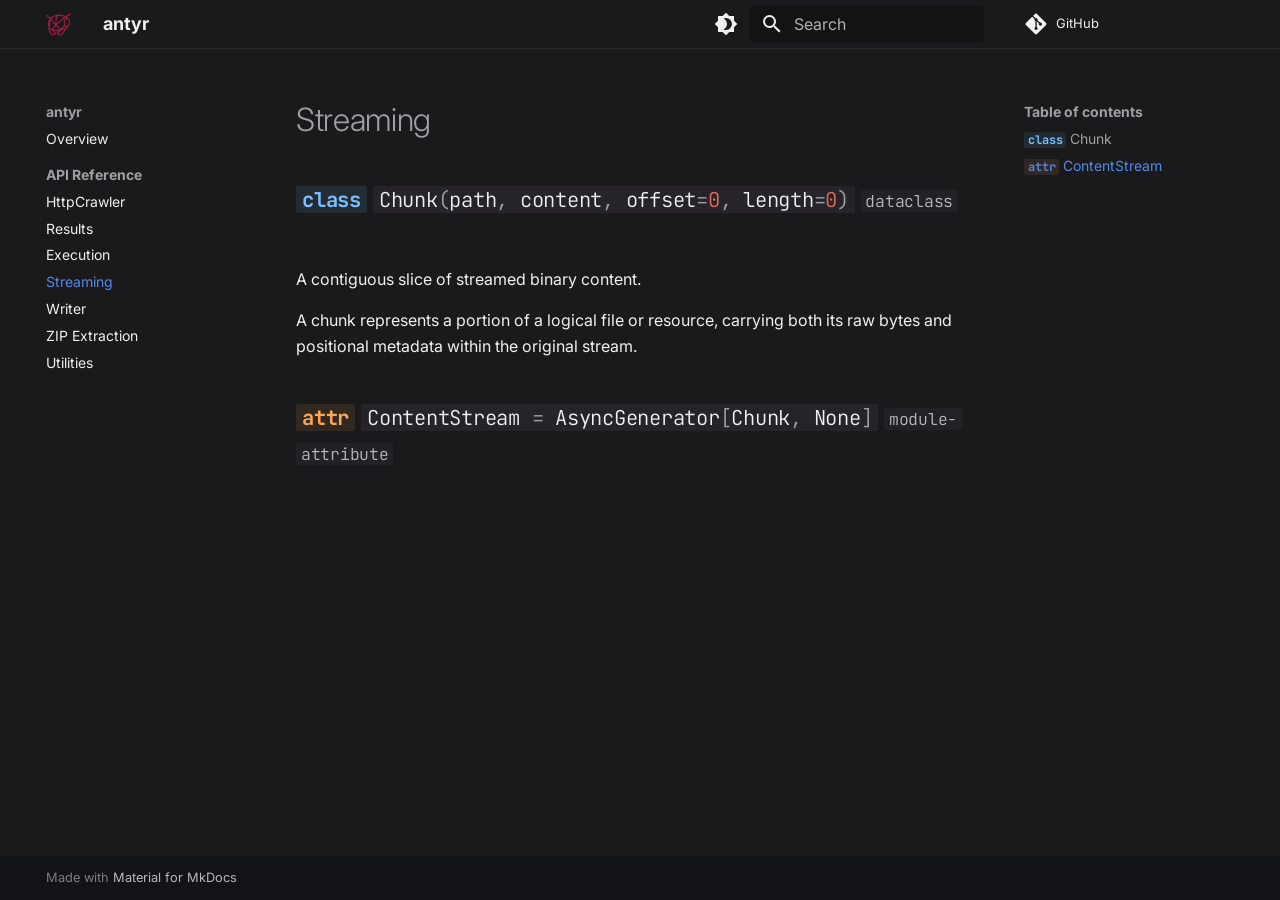
<file: api/streaming/index.html>
<!doctype html>
<html lang="en" class="no-js">
  <head>
    
      <meta charset="utf-8">
      <meta name="viewport" content="width=device-width,initial-scale=1">
      
        <meta name="description" content="A minimalistic web crawling toolkit for Python">
      
      
      
        <link rel="canonical" href="https://mrprfrm.github.io/antyr/api/streaming/">
      
      
        <link rel="prev" href="../execution/">
      
      
        <link rel="next" href="../files/">
      
      
        
      
      
      <link rel="icon" href="../../assets/antyr-logo-tiny.png">
      <meta name="generator" content="mkdocs-1.6.1, mkdocs-material-9.7.6">
    
    
      
        <title>Streaming - antyr</title>
      
    
    
      <link rel="stylesheet" href="../../assets/stylesheets/main.484c7ddc.min.css">
      
        
        <link rel="stylesheet" href="../../assets/stylesheets/palette.ab4e12ef.min.css">
      
      


    
    
      
    
    
      
        
        
        <link rel="preconnect" href="https://fonts.gstatic.com" crossorigin>
        <link rel="stylesheet" href="https://fonts.googleapis.com/css?family=Inter:300,300i,400,400i,700,700i%7CJetBrains+Mono:400,400i,700,700i&display=fallback">
        <style>:root{--md-text-font:"Inter";--md-code-font:"JetBrains Mono"}</style>
      
    
    
      <link rel="stylesheet" href="../../assets/_mkdocstrings.css">
    
      <link rel="stylesheet" href="../../stylesheets/custom.css">
    
    <script>__md_scope=new URL("../..",location),__md_hash=e=>[...e].reduce(((e,_)=>(e<<5)-e+_.charCodeAt(0)),0),__md_get=(e,_=localStorage,t=__md_scope)=>JSON.parse(_.getItem(t.pathname+"."+e)),__md_set=(e,_,t=localStorage,a=__md_scope)=>{try{t.setItem(a.pathname+"."+e,JSON.stringify(_))}catch(e){}}</script>
    
      

    
    
  </head>
  
  
    
    
      
    
    
    
    
    <body dir="ltr" data-md-color-scheme="slate" data-md-color-primary="indigo" data-md-color-accent="indigo">
  
    
    <input class="md-toggle" data-md-toggle="drawer" type="checkbox" id="__drawer" autocomplete="off">
    <input class="md-toggle" data-md-toggle="search" type="checkbox" id="__search" autocomplete="off">
    <label class="md-overlay" for="__drawer"></label>
    <div data-md-component="skip">
      
        
        <a href="#streaming" class="md-skip">
          Skip to content
        </a>
      
    </div>
    <div data-md-component="announce">
      
    </div>
    
    
      

  

<header class="md-header md-header--shadow" data-md-component="header">
  <nav class="md-header__inner md-grid" aria-label="Header">
    <a href="../.." title="antyr" class="md-header__button md-logo" aria-label="antyr" data-md-component="logo">
      
  <img src="../../assets/antyr-logo-tiny.png" alt="logo">

    </a>
    <label class="md-header__button md-icon" for="__drawer">
      
      <svg xmlns="http://www.w3.org/2000/svg" viewBox="0 0 24 24"><path d="M3 6h18v2H3zm0 5h18v2H3zm0 5h18v2H3z"/></svg>
    </label>
    <div class="md-header__title" data-md-component="header-title">
      <div class="md-header__ellipsis">
        <div class="md-header__topic">
          <span class="md-ellipsis">
            antyr
          </span>
        </div>
        <div class="md-header__topic" data-md-component="header-topic">
          <span class="md-ellipsis">
            
              Streaming
            
          </span>
        </div>
      </div>
    </div>
    
      
        <form class="md-header__option" data-md-component="palette">
  
    
    
    
    <input class="md-option" data-md-color-media="" data-md-color-scheme="slate" data-md-color-primary="indigo" data-md-color-accent="indigo"  aria-label="Switch to light mode"  type="radio" name="__palette" id="__palette_0">
    
      <label class="md-header__button md-icon" title="Switch to light mode" for="__palette_1" hidden>
        <svg xmlns="http://www.w3.org/2000/svg" viewBox="0 0 24 24"><path d="M12 18c-.89 0-1.74-.2-2.5-.55C11.56 16.5 13 14.42 13 12s-1.44-4.5-3.5-5.45C10.26 6.2 11.11 6 12 6a6 6 0 0 1 6 6 6 6 0 0 1-6 6m8-9.31V4h-4.69L12 .69 8.69 4H4v4.69L.69 12 4 15.31V20h4.69L12 23.31 15.31 20H20v-4.69L23.31 12z"/></svg>
      </label>
    
  
    
    
    
    <input class="md-option" data-md-color-media="" data-md-color-scheme="default" data-md-color-primary="indigo" data-md-color-accent="indigo"  aria-label="Switch to dark mode"  type="radio" name="__palette" id="__palette_1">
    
      <label class="md-header__button md-icon" title="Switch to dark mode" for="__palette_0" hidden>
        <svg xmlns="http://www.w3.org/2000/svg" viewBox="0 0 24 24"><path d="M12 8a4 4 0 0 0-4 4 4 4 0 0 0 4 4 4 4 0 0 0 4-4 4 4 0 0 0-4-4m0 10a6 6 0 0 1-6-6 6 6 0 0 1 6-6 6 6 0 0 1 6 6 6 6 0 0 1-6 6m8-9.31V4h-4.69L12 .69 8.69 4H4v4.69L.69 12 4 15.31V20h4.69L12 23.31 15.31 20H20v-4.69L23.31 12z"/></svg>
      </label>
    
  
</form>
      
    
    
      <script>var palette=__md_get("__palette");if(palette&&palette.color){if("(prefers-color-scheme)"===palette.color.media){var media=matchMedia("(prefers-color-scheme: light)"),input=document.querySelector(media.matches?"[data-md-color-media='(prefers-color-scheme: light)']":"[data-md-color-media='(prefers-color-scheme: dark)']");palette.color.media=input.getAttribute("data-md-color-media"),palette.color.scheme=input.getAttribute("data-md-color-scheme"),palette.color.primary=input.getAttribute("data-md-color-primary"),palette.color.accent=input.getAttribute("data-md-color-accent")}for(var[key,value]of Object.entries(palette.color))document.body.setAttribute("data-md-color-"+key,value)}</script>
    
    
    
      
      
        <label class="md-header__button md-icon" for="__search">
          
          <svg xmlns="http://www.w3.org/2000/svg" viewBox="0 0 24 24"><path d="M9.5 3A6.5 6.5 0 0 1 16 9.5c0 1.61-.59 3.09-1.56 4.23l.27.27h.79l5 5-1.5 1.5-5-5v-.79l-.27-.27A6.52 6.52 0 0 1 9.5 16 6.5 6.5 0 0 1 3 9.5 6.5 6.5 0 0 1 9.5 3m0 2C7 5 5 7 5 9.5S7 14 9.5 14 14 12 14 9.5 12 5 9.5 5"/></svg>
        </label>
        <div class="md-search" data-md-component="search" role="dialog">
  <label class="md-search__overlay" for="__search"></label>
  <div class="md-search__inner" role="search">
    <form class="md-search__form" name="search">
      <input type="text" class="md-search__input" name="query" aria-label="Search" placeholder="Search" autocapitalize="off" autocorrect="off" autocomplete="off" spellcheck="false" data-md-component="search-query" required>
      <label class="md-search__icon md-icon" for="__search">
        
        <svg xmlns="http://www.w3.org/2000/svg" viewBox="0 0 24 24"><path d="M9.5 3A6.5 6.5 0 0 1 16 9.5c0 1.61-.59 3.09-1.56 4.23l.27.27h.79l5 5-1.5 1.5-5-5v-.79l-.27-.27A6.52 6.52 0 0 1 9.5 16 6.5 6.5 0 0 1 3 9.5 6.5 6.5 0 0 1 9.5 3m0 2C7 5 5 7 5 9.5S7 14 9.5 14 14 12 14 9.5 12 5 9.5 5"/></svg>
        
        <svg xmlns="http://www.w3.org/2000/svg" viewBox="0 0 24 24"><path d="M20 11v2H8l5.5 5.5-1.42 1.42L4.16 12l7.92-7.92L13.5 5.5 8 11z"/></svg>
      </label>
      <nav class="md-search__options" aria-label="Search">
        
        <button type="reset" class="md-search__icon md-icon" title="Clear" aria-label="Clear" tabindex="-1">
          
          <svg xmlns="http://www.w3.org/2000/svg" viewBox="0 0 24 24"><path d="M19 6.41 17.59 5 12 10.59 6.41 5 5 6.41 10.59 12 5 17.59 6.41 19 12 13.41 17.59 19 19 17.59 13.41 12z"/></svg>
        </button>
      </nav>
      
    </form>
    <div class="md-search__output">
      <div class="md-search__scrollwrap" tabindex="0" data-md-scrollfix>
        <div class="md-search-result" data-md-component="search-result">
          <div class="md-search-result__meta">
            Initializing search
          </div>
          <ol class="md-search-result__list" role="presentation"></ol>
        </div>
      </div>
    </div>
  </div>
</div>
      
    
    
      <div class="md-header__source">
        <a href="https://github.com/mrprfrm/antyr" title="Go to repository" class="md-source" data-md-component="source">
  <div class="md-source__icon md-icon">
    
    <svg xmlns="http://www.w3.org/2000/svg" viewBox="0 0 448 512"><!--! Font Awesome Free 7.1.0 by @fontawesome - https://fontawesome.com License - https://fontawesome.com/license/free (Icons: CC BY 4.0, Fonts: SIL OFL 1.1, Code: MIT License) Copyright 2025 Fonticons, Inc.--><path d="M439.6 236.1 244 40.5c-5.4-5.5-12.8-8.5-20.4-8.5s-15 3-20.4 8.4L162.5 81l51.5 51.5c27.1-9.1 52.7 16.8 43.4 43.7l49.7 49.7c34.2-11.8 61.2 31 35.5 56.7-26.5 26.5-70.2-2.9-56-37.3L240.3 199v121.9c25.3 12.5 22.3 41.8 9.1 55-6.4 6.4-15.2 10.1-24.3 10.1s-17.8-3.6-24.3-10.1c-17.6-17.6-11.1-46.9 11.2-56v-123c-20.8-8.5-24.6-30.7-18.6-45L142.6 101 8.5 235.1C3 240.6 0 247.9 0 255.5s3 15 8.5 20.4l195.6 195.7c5.4 5.4 12.7 8.4 20.4 8.4s15-3 20.4-8.4l194.7-194.7c5.4-5.4 8.4-12.8 8.4-20.4s-3-15-8.4-20.4"/></svg>
  </div>
  <div class="md-source__repository">
    GitHub
  </div>
</a>
      </div>
    
  </nav>
  
</header>
    
    <div class="md-container" data-md-component="container">
      
      
        
          
        
      
      <main class="md-main" data-md-component="main">
        <div class="md-main__inner md-grid">
          
            
              
              <div class="md-sidebar md-sidebar--primary" data-md-component="sidebar" data-md-type="navigation" >
                <div class="md-sidebar__scrollwrap">
                  <div class="md-sidebar__inner">
                    



<nav class="md-nav md-nav--primary" aria-label="Navigation" data-md-level="0">
  <label class="md-nav__title" for="__drawer">
    <a href="../.." title="antyr" class="md-nav__button md-logo" aria-label="antyr" data-md-component="logo">
      
  <img src="../../assets/antyr-logo-tiny.png" alt="logo">

    </a>
    antyr
  </label>
  
    <div class="md-nav__source">
      <a href="https://github.com/mrprfrm/antyr" title="Go to repository" class="md-source" data-md-component="source">
  <div class="md-source__icon md-icon">
    
    <svg xmlns="http://www.w3.org/2000/svg" viewBox="0 0 448 512"><!--! Font Awesome Free 7.1.0 by @fontawesome - https://fontawesome.com License - https://fontawesome.com/license/free (Icons: CC BY 4.0, Fonts: SIL OFL 1.1, Code: MIT License) Copyright 2025 Fonticons, Inc.--><path d="M439.6 236.1 244 40.5c-5.4-5.5-12.8-8.5-20.4-8.5s-15 3-20.4 8.4L162.5 81l51.5 51.5c27.1-9.1 52.7 16.8 43.4 43.7l49.7 49.7c34.2-11.8 61.2 31 35.5 56.7-26.5 26.5-70.2-2.9-56-37.3L240.3 199v121.9c25.3 12.5 22.3 41.8 9.1 55-6.4 6.4-15.2 10.1-24.3 10.1s-17.8-3.6-24.3-10.1c-17.6-17.6-11.1-46.9 11.2-56v-123c-20.8-8.5-24.6-30.7-18.6-45L142.6 101 8.5 235.1C3 240.6 0 247.9 0 255.5s3 15 8.5 20.4l195.6 195.7c5.4 5.4 12.7 8.4 20.4 8.4s15-3 20.4-8.4l194.7-194.7c5.4-5.4 8.4-12.8 8.4-20.4s-3-15-8.4-20.4"/></svg>
  </div>
  <div class="md-source__repository">
    GitHub
  </div>
</a>
    </div>
  
  <ul class="md-nav__list" data-md-scrollfix>
    
      
      
  
  
  
  
    <li class="md-nav__item">
      <a href="../.." class="md-nav__link">
        
  
  
  <span class="md-ellipsis">
    
  
    Overview
  

    
  </span>
  
  

      </a>
    </li>
  

    
      
      
  
  
    
  
  
  
    
    
    
    
      
        
        
      
    
    
    <li class="md-nav__item md-nav__item--active md-nav__item--section md-nav__item--nested">
      
        
        
        <input class="md-nav__toggle md-toggle " type="checkbox" id="__nav_2" checked>
        
          
          <label class="md-nav__link" for="__nav_2" id="__nav_2_label" tabindex="">
            
  
  
  <span class="md-ellipsis">
    
  
    API Reference
  

    
  </span>
  
  

            <span class="md-nav__icon md-icon"></span>
          </label>
        
        <nav class="md-nav" data-md-level="1" aria-labelledby="__nav_2_label" aria-expanded="true">
          <label class="md-nav__title" for="__nav_2">
            <span class="md-nav__icon md-icon"></span>
            
  
    API Reference
  

          </label>
          <ul class="md-nav__list" data-md-scrollfix>
            
              
                
  
  
  
  
    <li class="md-nav__item">
      <a href="../crawlers/" class="md-nav__link">
        
  
  
  <span class="md-ellipsis">
    
  
    HttpCrawler
  

    
  </span>
  
  

      </a>
    </li>
  

              
            
              
                
  
  
  
  
    <li class="md-nav__item">
      <a href="../results/" class="md-nav__link">
        
  
  
  <span class="md-ellipsis">
    
  
    Results
  

    
  </span>
  
  

      </a>
    </li>
  

              
            
              
                
  
  
  
  
    <li class="md-nav__item">
      <a href="../execution/" class="md-nav__link">
        
  
  
  <span class="md-ellipsis">
    
  
    Execution
  

    
  </span>
  
  

      </a>
    </li>
  

              
            
              
                
  
  
    
  
  
  
    <li class="md-nav__item md-nav__item--active">
      
      <input class="md-nav__toggle md-toggle" type="checkbox" id="__toc">
      
      
        
      
      
        <label class="md-nav__link md-nav__link--active" for="__toc">
          
  
  
  <span class="md-ellipsis">
    
  
    Streaming
  

    
  </span>
  
  

          <span class="md-nav__icon md-icon"></span>
        </label>
      
      <a href="./" class="md-nav__link md-nav__link--active">
        
  
  
  <span class="md-ellipsis">
    
  
    Streaming
  

    
  </span>
  
  

      </a>
      
        

<nav class="md-nav md-nav--secondary" aria-label="Table of contents">
  
  
  
    
  
  
    <label class="md-nav__title" for="__toc">
      <span class="md-nav__icon md-icon"></span>
      Table of contents
    </label>
    <ul class="md-nav__list" data-md-component="toc" data-md-scrollfix>
      
        <li class="md-nav__item">
  <a href="#antyr.streaming.Chunk" class="md-nav__link">
    <span class="md-ellipsis">
      
        <code class="doc-symbol doc-symbol-toc doc-symbol-class"></code>&nbsp;Chunk
      
    </span>
  </a>
  
</li>
      
        <li class="md-nav__item">
  <a href="#antyr.streaming.ContentStream" class="md-nav__link">
    <span class="md-ellipsis">
      
        <code class="doc-symbol doc-symbol-toc doc-symbol-attribute"></code>&nbsp;ContentStream
      
    </span>
  </a>
  
</li>
      
    </ul>
  
</nav>
      
    </li>
  

              
            
              
                
  
  
  
  
    <li class="md-nav__item">
      <a href="../files/" class="md-nav__link">
        
  
  
  <span class="md-ellipsis">
    
  
    Writer
  

    
  </span>
  
  

      </a>
    </li>
  

              
            
              
                
  
  
  
  
    <li class="md-nav__item">
      <a href="../zip/" class="md-nav__link">
        
  
  
  <span class="md-ellipsis">
    
  
    ZIP Extraction
  

    
  </span>
  
  

      </a>
    </li>
  

              
            
              
                
  
  
  
  
    <li class="md-nav__item">
      <a href="../func/" class="md-nav__link">
        
  
  
  <span class="md-ellipsis">
    
  
    Utilities
  

    
  </span>
  
  

      </a>
    </li>
  

              
            
          </ul>
        </nav>
      
    </li>
  

    
  </ul>
</nav>
                  </div>
                </div>
              </div>
            
            
              
              <div class="md-sidebar md-sidebar--secondary" data-md-component="sidebar" data-md-type="toc" >
                <div class="md-sidebar__scrollwrap">
                  <div class="md-sidebar__inner">
                    

<nav class="md-nav md-nav--secondary" aria-label="Table of contents">
  
  
  
    
  
  
    <label class="md-nav__title" for="__toc">
      <span class="md-nav__icon md-icon"></span>
      Table of contents
    </label>
    <ul class="md-nav__list" data-md-component="toc" data-md-scrollfix>
      
        <li class="md-nav__item">
  <a href="#antyr.streaming.Chunk" class="md-nav__link">
    <span class="md-ellipsis">
      
        <code class="doc-symbol doc-symbol-toc doc-symbol-class"></code>&nbsp;Chunk
      
    </span>
  </a>
  
</li>
      
        <li class="md-nav__item">
  <a href="#antyr.streaming.ContentStream" class="md-nav__link">
    <span class="md-ellipsis">
      
        <code class="doc-symbol doc-symbol-toc doc-symbol-attribute"></code>&nbsp;ContentStream
      
    </span>
  </a>
  
</li>
      
    </ul>
  
</nav>
                  </div>
                </div>
              </div>
            
          
          
            <div class="md-content" data-md-component="content">
              
              <article class="md-content__inner md-typeset">
                
                  


  
  


<h1 id="streaming">Streaming<a class="headerlink" href="#streaming" title="Permanent link">&para;</a></h1>


<div class="doc doc-object doc-class">



<h2 id="antyr.streaming.Chunk" class="doc doc-heading">
<code class="doc-symbol doc-symbol-heading doc-symbol-class"></code>              <code class="highlight language-python"><span class="n">Chunk</span><span class="p">(</span><span class="n">path</span><span class="p">,</span> <span class="n">content</span><span class="p">,</span> <span class="n">offset</span><span class="o">=</span><span class="mi">0</span><span class="p">,</span> <span class="n">length</span><span class="o">=</span><span class="mi">0</span><span class="p">)</span></code>

  <span class="doc doc-labels">
      <small class="doc doc-label doc-label-dataclass"><code>dataclass</code></small>
  </span>

<a href="#antyr.streaming.Chunk" class="headerlink" title="Permanent link">&para;</a></h2>


    <div class="doc doc-contents first">



        <p>A contiguous slice of streamed binary content.</p>
<p>A chunk represents a portion of a logical file or resource, carrying both
its raw bytes and positional metadata within the original stream.</p>











<div class="doc doc-children">












  </div>

    </div>

</div>

<div class="doc doc-object doc-attribute">



<h2 id="antyr.streaming.ContentStream" class="doc doc-heading">
<code class="doc-symbol doc-symbol-heading doc-symbol-attribute"></code>            <code class="highlight language-python"><span class="n">ContentStream</span> <span class="o">=</span> <span class="n">AsyncGenerator</span><span class="p">[</span><span class="n">Chunk</span><span class="p">,</span> <span class="kc">None</span><span class="p">]</span></code>

  <span class="doc doc-labels">
      <small class="doc doc-label doc-label-module-attribute"><code>module-attribute</code></small>
  </span>

<a href="#antyr.streaming.ContentStream" class="headerlink" title="Permanent link">&para;</a></h2>


    <div class="doc doc-contents first">

    </div>

</div>












                
              </article>
            </div>
          
          
<script>var target=document.getElementById(location.hash.slice(1));target&&target.name&&(target.checked=target.name.startsWith("__tabbed_"))</script>
        </div>
        
      </main>
      
        <footer class="md-footer">
  
  <div class="md-footer-meta md-typeset">
    <div class="md-footer-meta__inner md-grid">
      <div class="md-copyright">
  
  
    Made with
    <a href="https://squidfunk.github.io/mkdocs-material/" target="_blank" rel="noopener">
      Material for MkDocs
    </a>
  
</div>
      
    </div>
  </div>
</footer>
      
    </div>
    <div class="md-dialog" data-md-component="dialog">
      <div class="md-dialog__inner md-typeset"></div>
    </div>
    
    
    
      
      
      <script id="__config" type="application/json">{"annotate": null, "base": "../..", "features": ["content.code.copy", "navigation.sections", "navigation.expand"], "search": "../../assets/javascripts/workers/search.2c215733.min.js", "tags": null, "translations": {"clipboard.copied": "Copied to clipboard", "clipboard.copy": "Copy to clipboard", "search.result.more.one": "1 more on this page", "search.result.more.other": "# more on this page", "search.result.none": "No matching documents", "search.result.one": "1 matching document", "search.result.other": "# matching documents", "search.result.placeholder": "Type to start searching", "search.result.term.missing": "Missing", "select.version": "Select version"}, "version": null}</script>
    
    
      <script src="../../assets/javascripts/bundle.79ae519e.min.js"></script>
      
    
  </body>
</html>
</file>
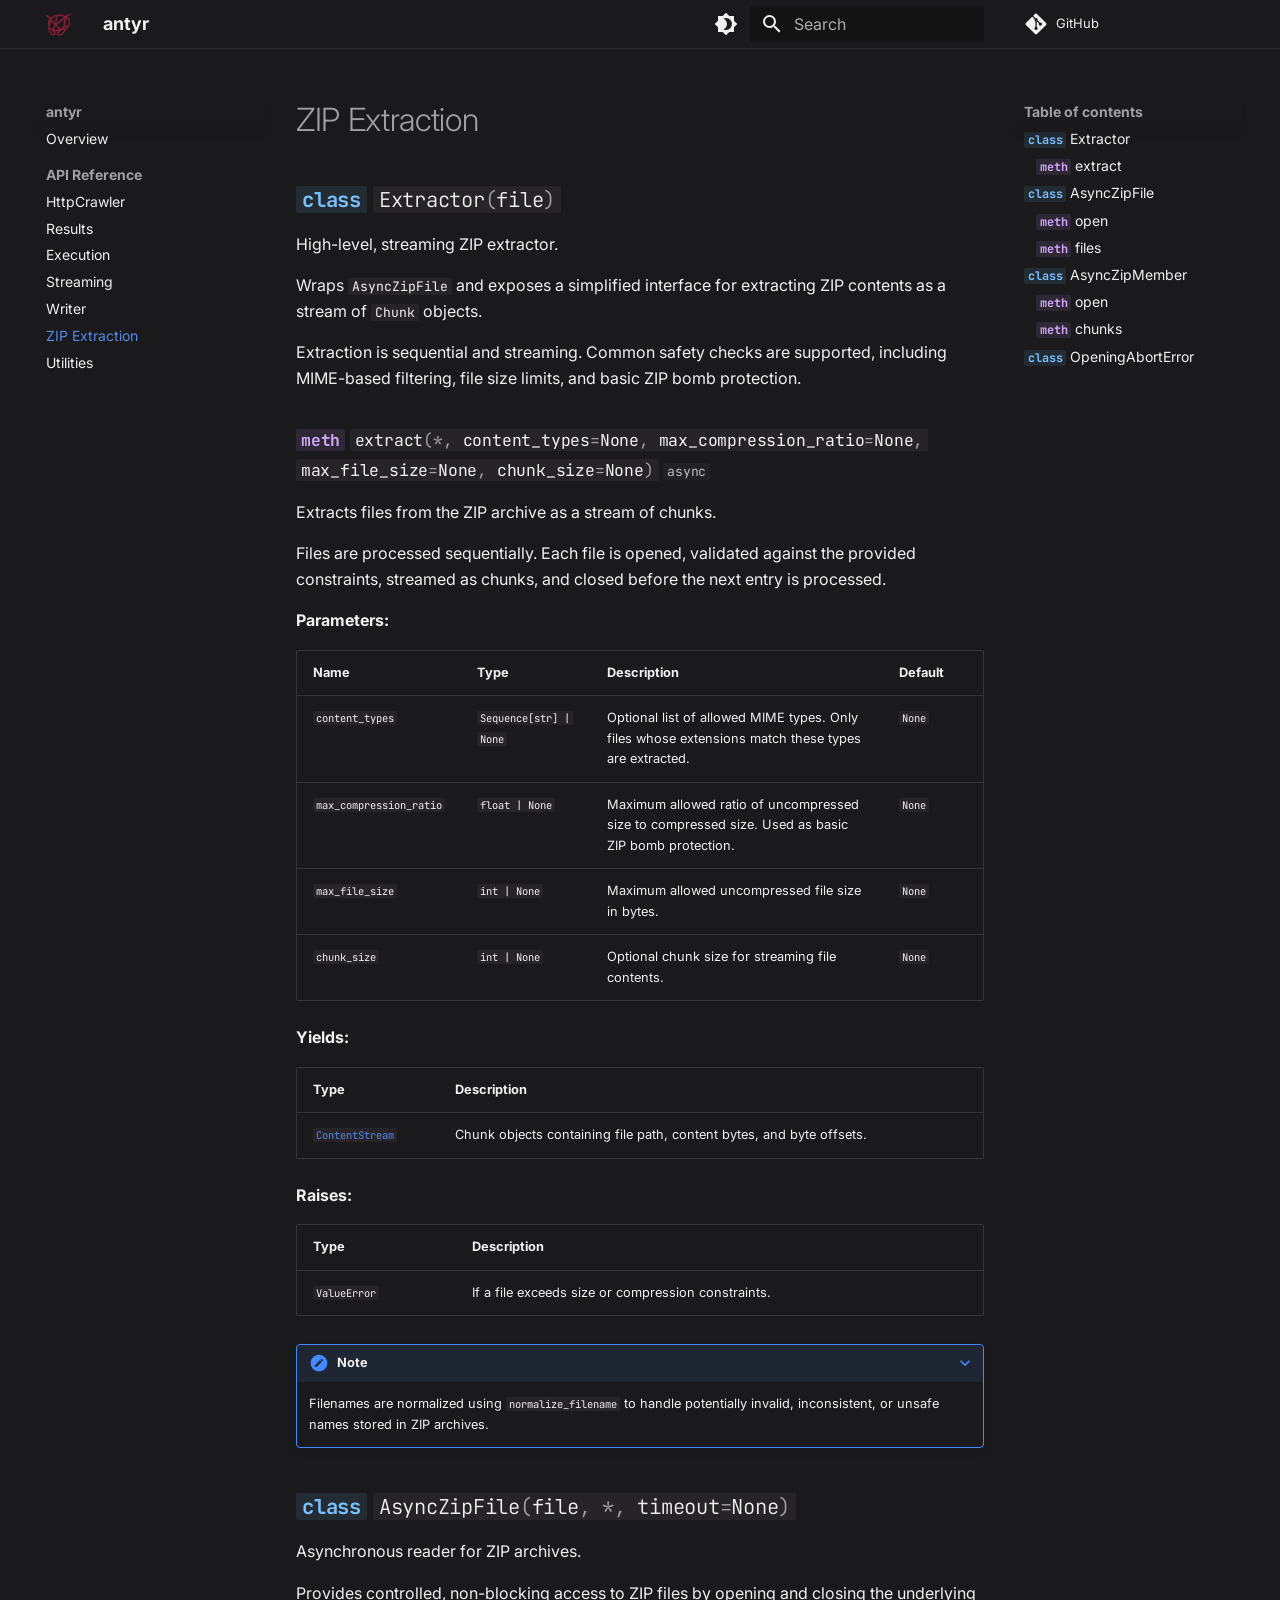
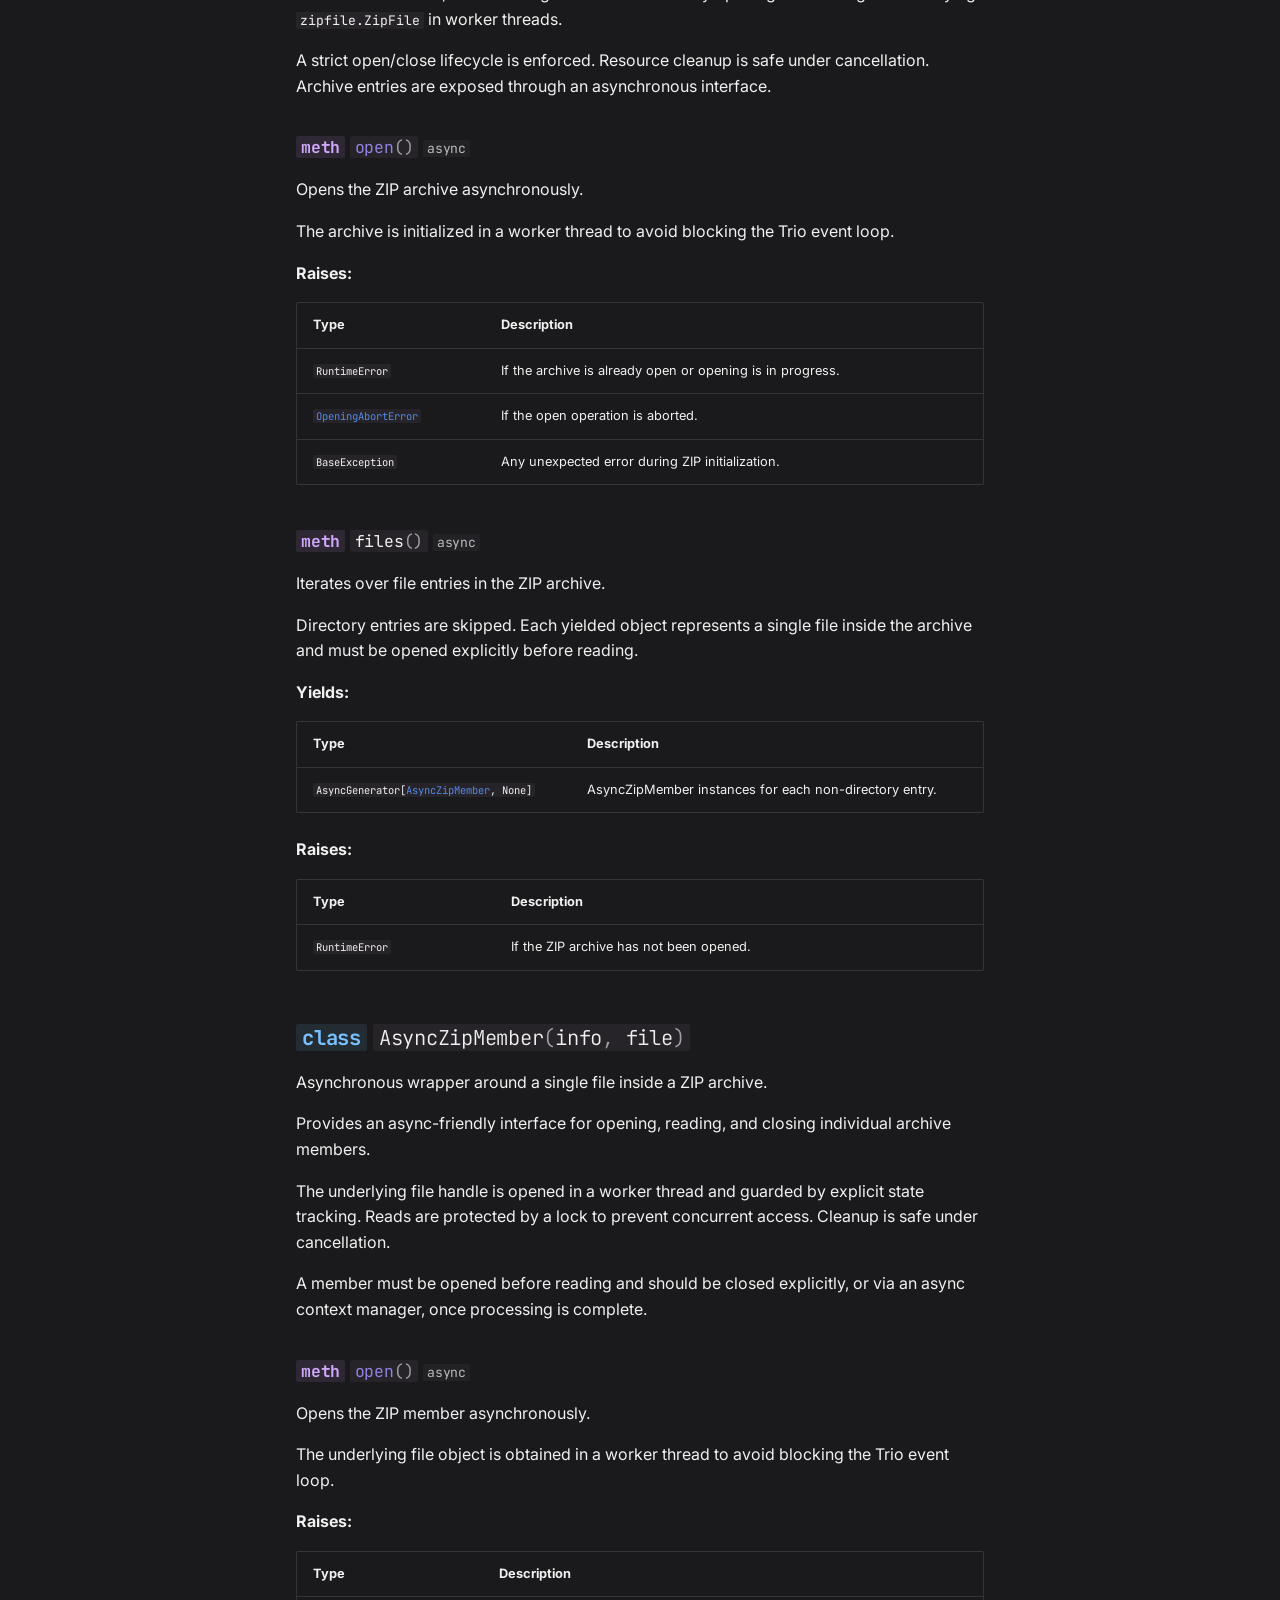
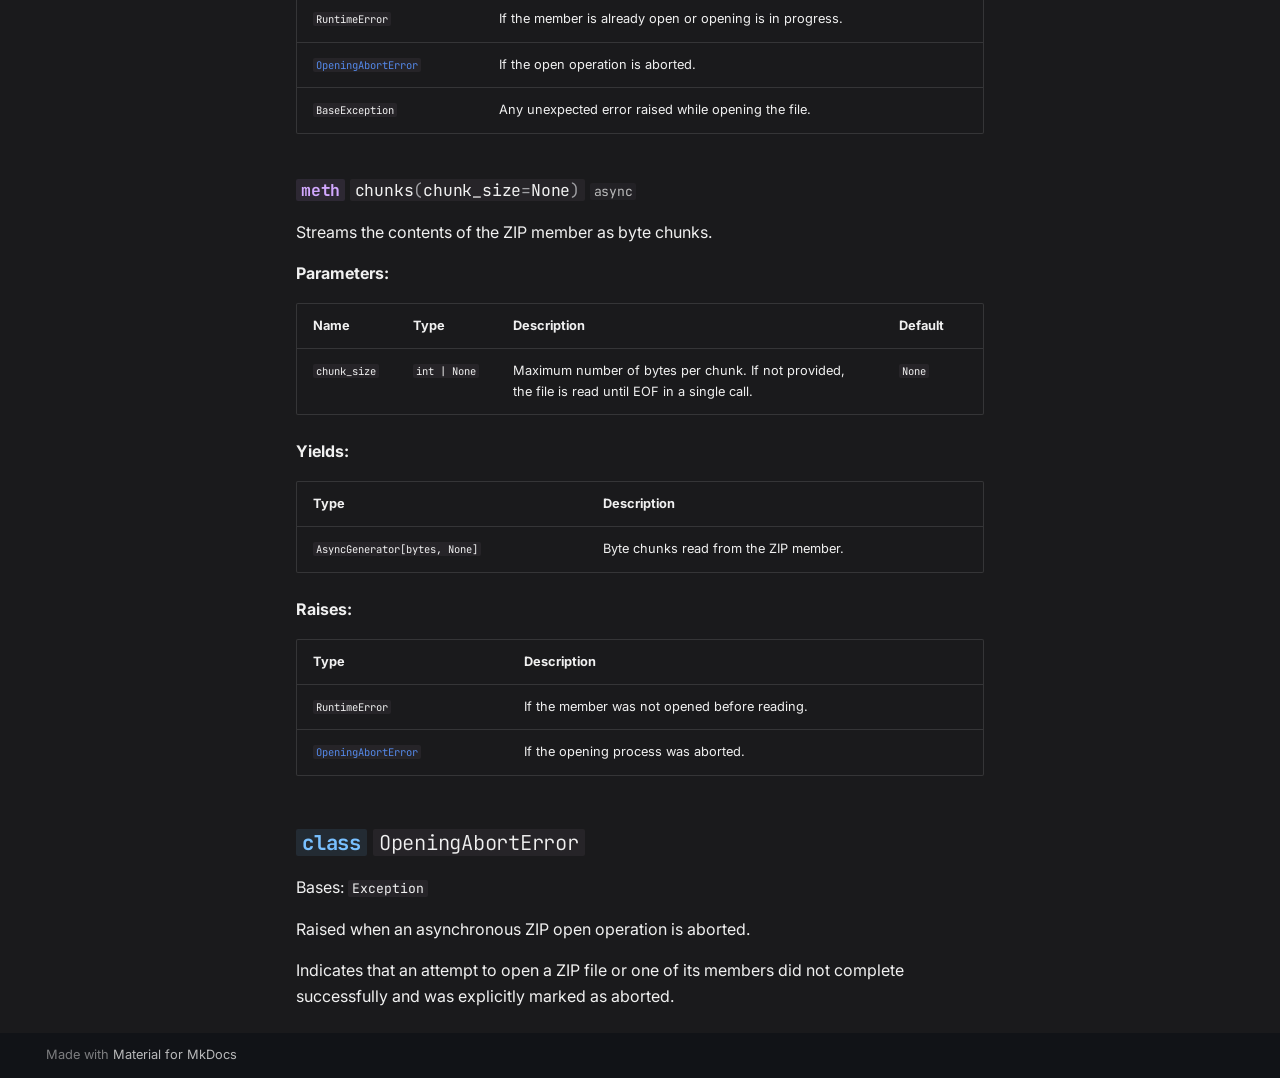
<file: api/zip/index.html>
<!doctype html>
<html lang="en" class="no-js">
  <head>
    
      <meta charset="utf-8">
      <meta name="viewport" content="width=device-width,initial-scale=1">
      
        <meta name="description" content="A minimalistic web crawling toolkit for Python">
      
      
      
        <link rel="canonical" href="https://mrprfrm.github.io/antyr/api/zip/">
      
      
        <link rel="prev" href="../files/">
      
      
        <link rel="next" href="../func/">
      
      
        
      
      
      <link rel="icon" href="../../assets/antyr-logo-tiny.png">
      <meta name="generator" content="mkdocs-1.6.1, mkdocs-material-9.7.6">
    
    
      
        <title>ZIP Extraction - antyr</title>
      
    
    
      <link rel="stylesheet" href="../../assets/stylesheets/main.484c7ddc.min.css">
      
        
        <link rel="stylesheet" href="../../assets/stylesheets/palette.ab4e12ef.min.css">
      
      


    
    
      
    
    
      
        
        
        <link rel="preconnect" href="https://fonts.gstatic.com" crossorigin>
        <link rel="stylesheet" href="https://fonts.googleapis.com/css?family=Inter:300,300i,400,400i,700,700i%7CJetBrains+Mono:400,400i,700,700i&display=fallback">
        <style>:root{--md-text-font:"Inter";--md-code-font:"JetBrains Mono"}</style>
      
    
    
      <link rel="stylesheet" href="../../assets/_mkdocstrings.css">
    
      <link rel="stylesheet" href="../../stylesheets/custom.css">
    
    <script>__md_scope=new URL("../..",location),__md_hash=e=>[...e].reduce(((e,_)=>(e<<5)-e+_.charCodeAt(0)),0),__md_get=(e,_=localStorage,t=__md_scope)=>JSON.parse(_.getItem(t.pathname+"."+e)),__md_set=(e,_,t=localStorage,a=__md_scope)=>{try{t.setItem(a.pathname+"."+e,JSON.stringify(_))}catch(e){}}</script>
    
      

    
    
  </head>
  
  
    
    
      
    
    
    
    
    <body dir="ltr" data-md-color-scheme="slate" data-md-color-primary="indigo" data-md-color-accent="indigo">
  
    
    <input class="md-toggle" data-md-toggle="drawer" type="checkbox" id="__drawer" autocomplete="off">
    <input class="md-toggle" data-md-toggle="search" type="checkbox" id="__search" autocomplete="off">
    <label class="md-overlay" for="__drawer"></label>
    <div data-md-component="skip">
      
        
        <a href="#zip-extraction" class="md-skip">
          Skip to content
        </a>
      
    </div>
    <div data-md-component="announce">
      
    </div>
    
    
      

  

<header class="md-header md-header--shadow" data-md-component="header">
  <nav class="md-header__inner md-grid" aria-label="Header">
    <a href="../.." title="antyr" class="md-header__button md-logo" aria-label="antyr" data-md-component="logo">
      
  <img src="../../assets/antyr-logo-tiny.png" alt="logo">

    </a>
    <label class="md-header__button md-icon" for="__drawer">
      
      <svg xmlns="http://www.w3.org/2000/svg" viewBox="0 0 24 24"><path d="M3 6h18v2H3zm0 5h18v2H3zm0 5h18v2H3z"/></svg>
    </label>
    <div class="md-header__title" data-md-component="header-title">
      <div class="md-header__ellipsis">
        <div class="md-header__topic">
          <span class="md-ellipsis">
            antyr
          </span>
        </div>
        <div class="md-header__topic" data-md-component="header-topic">
          <span class="md-ellipsis">
            
              ZIP Extraction
            
          </span>
        </div>
      </div>
    </div>
    
      
        <form class="md-header__option" data-md-component="palette">
  
    
    
    
    <input class="md-option" data-md-color-media="" data-md-color-scheme="slate" data-md-color-primary="indigo" data-md-color-accent="indigo"  aria-label="Switch to light mode"  type="radio" name="__palette" id="__palette_0">
    
      <label class="md-header__button md-icon" title="Switch to light mode" for="__palette_1" hidden>
        <svg xmlns="http://www.w3.org/2000/svg" viewBox="0 0 24 24"><path d="M12 18c-.89 0-1.74-.2-2.5-.55C11.56 16.5 13 14.42 13 12s-1.44-4.5-3.5-5.45C10.26 6.2 11.11 6 12 6a6 6 0 0 1 6 6 6 6 0 0 1-6 6m8-9.31V4h-4.69L12 .69 8.69 4H4v4.69L.69 12 4 15.31V20h4.69L12 23.31 15.31 20H20v-4.69L23.31 12z"/></svg>
      </label>
    
  
    
    
    
    <input class="md-option" data-md-color-media="" data-md-color-scheme="default" data-md-color-primary="indigo" data-md-color-accent="indigo"  aria-label="Switch to dark mode"  type="radio" name="__palette" id="__palette_1">
    
      <label class="md-header__button md-icon" title="Switch to dark mode" for="__palette_0" hidden>
        <svg xmlns="http://www.w3.org/2000/svg" viewBox="0 0 24 24"><path d="M12 8a4 4 0 0 0-4 4 4 4 0 0 0 4 4 4 4 0 0 0 4-4 4 4 0 0 0-4-4m0 10a6 6 0 0 1-6-6 6 6 0 0 1 6-6 6 6 0 0 1 6 6 6 6 0 0 1-6 6m8-9.31V4h-4.69L12 .69 8.69 4H4v4.69L.69 12 4 15.31V20h4.69L12 23.31 15.31 20H20v-4.69L23.31 12z"/></svg>
      </label>
    
  
</form>
      
    
    
      <script>var palette=__md_get("__palette");if(palette&&palette.color){if("(prefers-color-scheme)"===palette.color.media){var media=matchMedia("(prefers-color-scheme: light)"),input=document.querySelector(media.matches?"[data-md-color-media='(prefers-color-scheme: light)']":"[data-md-color-media='(prefers-color-scheme: dark)']");palette.color.media=input.getAttribute("data-md-color-media"),palette.color.scheme=input.getAttribute("data-md-color-scheme"),palette.color.primary=input.getAttribute("data-md-color-primary"),palette.color.accent=input.getAttribute("data-md-color-accent")}for(var[key,value]of Object.entries(palette.color))document.body.setAttribute("data-md-color-"+key,value)}</script>
    
    
    
      
      
        <label class="md-header__button md-icon" for="__search">
          
          <svg xmlns="http://www.w3.org/2000/svg" viewBox="0 0 24 24"><path d="M9.5 3A6.5 6.5 0 0 1 16 9.5c0 1.61-.59 3.09-1.56 4.23l.27.27h.79l5 5-1.5 1.5-5-5v-.79l-.27-.27A6.52 6.52 0 0 1 9.5 16 6.5 6.5 0 0 1 3 9.5 6.5 6.5 0 0 1 9.5 3m0 2C7 5 5 7 5 9.5S7 14 9.5 14 14 12 14 9.5 12 5 9.5 5"/></svg>
        </label>
        <div class="md-search" data-md-component="search" role="dialog">
  <label class="md-search__overlay" for="__search"></label>
  <div class="md-search__inner" role="search">
    <form class="md-search__form" name="search">
      <input type="text" class="md-search__input" name="query" aria-label="Search" placeholder="Search" autocapitalize="off" autocorrect="off" autocomplete="off" spellcheck="false" data-md-component="search-query" required>
      <label class="md-search__icon md-icon" for="__search">
        
        <svg xmlns="http://www.w3.org/2000/svg" viewBox="0 0 24 24"><path d="M9.5 3A6.5 6.5 0 0 1 16 9.5c0 1.61-.59 3.09-1.56 4.23l.27.27h.79l5 5-1.5 1.5-5-5v-.79l-.27-.27A6.52 6.52 0 0 1 9.5 16 6.5 6.5 0 0 1 3 9.5 6.5 6.5 0 0 1 9.5 3m0 2C7 5 5 7 5 9.5S7 14 9.5 14 14 12 14 9.5 12 5 9.5 5"/></svg>
        
        <svg xmlns="http://www.w3.org/2000/svg" viewBox="0 0 24 24"><path d="M20 11v2H8l5.5 5.5-1.42 1.42L4.16 12l7.92-7.92L13.5 5.5 8 11z"/></svg>
      </label>
      <nav class="md-search__options" aria-label="Search">
        
        <button type="reset" class="md-search__icon md-icon" title="Clear" aria-label="Clear" tabindex="-1">
          
          <svg xmlns="http://www.w3.org/2000/svg" viewBox="0 0 24 24"><path d="M19 6.41 17.59 5 12 10.59 6.41 5 5 6.41 10.59 12 5 17.59 6.41 19 12 13.41 17.59 19 19 17.59 13.41 12z"/></svg>
        </button>
      </nav>
      
    </form>
    <div class="md-search__output">
      <div class="md-search__scrollwrap" tabindex="0" data-md-scrollfix>
        <div class="md-search-result" data-md-component="search-result">
          <div class="md-search-result__meta">
            Initializing search
          </div>
          <ol class="md-search-result__list" role="presentation"></ol>
        </div>
      </div>
    </div>
  </div>
</div>
      
    
    
      <div class="md-header__source">
        <a href="https://github.com/mrprfrm/antyr" title="Go to repository" class="md-source" data-md-component="source">
  <div class="md-source__icon md-icon">
    
    <svg xmlns="http://www.w3.org/2000/svg" viewBox="0 0 448 512"><!--! Font Awesome Free 7.1.0 by @fontawesome - https://fontawesome.com License - https://fontawesome.com/license/free (Icons: CC BY 4.0, Fonts: SIL OFL 1.1, Code: MIT License) Copyright 2025 Fonticons, Inc.--><path d="M439.6 236.1 244 40.5c-5.4-5.5-12.8-8.5-20.4-8.5s-15 3-20.4 8.4L162.5 81l51.5 51.5c27.1-9.1 52.7 16.8 43.4 43.7l49.7 49.7c34.2-11.8 61.2 31 35.5 56.7-26.5 26.5-70.2-2.9-56-37.3L240.3 199v121.9c25.3 12.5 22.3 41.8 9.1 55-6.4 6.4-15.2 10.1-24.3 10.1s-17.8-3.6-24.3-10.1c-17.6-17.6-11.1-46.9 11.2-56v-123c-20.8-8.5-24.6-30.7-18.6-45L142.6 101 8.5 235.1C3 240.6 0 247.9 0 255.5s3 15 8.5 20.4l195.6 195.7c5.4 5.4 12.7 8.4 20.4 8.4s15-3 20.4-8.4l194.7-194.7c5.4-5.4 8.4-12.8 8.4-20.4s-3-15-8.4-20.4"/></svg>
  </div>
  <div class="md-source__repository">
    GitHub
  </div>
</a>
      </div>
    
  </nav>
  
</header>
    
    <div class="md-container" data-md-component="container">
      
      
        
          
        
      
      <main class="md-main" data-md-component="main">
        <div class="md-main__inner md-grid">
          
            
              
              <div class="md-sidebar md-sidebar--primary" data-md-component="sidebar" data-md-type="navigation" >
                <div class="md-sidebar__scrollwrap">
                  <div class="md-sidebar__inner">
                    



<nav class="md-nav md-nav--primary" aria-label="Navigation" data-md-level="0">
  <label class="md-nav__title" for="__drawer">
    <a href="../.." title="antyr" class="md-nav__button md-logo" aria-label="antyr" data-md-component="logo">
      
  <img src="../../assets/antyr-logo-tiny.png" alt="logo">

    </a>
    antyr
  </label>
  
    <div class="md-nav__source">
      <a href="https://github.com/mrprfrm/antyr" title="Go to repository" class="md-source" data-md-component="source">
  <div class="md-source__icon md-icon">
    
    <svg xmlns="http://www.w3.org/2000/svg" viewBox="0 0 448 512"><!--! Font Awesome Free 7.1.0 by @fontawesome - https://fontawesome.com License - https://fontawesome.com/license/free (Icons: CC BY 4.0, Fonts: SIL OFL 1.1, Code: MIT License) Copyright 2025 Fonticons, Inc.--><path d="M439.6 236.1 244 40.5c-5.4-5.5-12.8-8.5-20.4-8.5s-15 3-20.4 8.4L162.5 81l51.5 51.5c27.1-9.1 52.7 16.8 43.4 43.7l49.7 49.7c34.2-11.8 61.2 31 35.5 56.7-26.5 26.5-70.2-2.9-56-37.3L240.3 199v121.9c25.3 12.5 22.3 41.8 9.1 55-6.4 6.4-15.2 10.1-24.3 10.1s-17.8-3.6-24.3-10.1c-17.6-17.6-11.1-46.9 11.2-56v-123c-20.8-8.5-24.6-30.7-18.6-45L142.6 101 8.5 235.1C3 240.6 0 247.9 0 255.5s3 15 8.5 20.4l195.6 195.7c5.4 5.4 12.7 8.4 20.4 8.4s15-3 20.4-8.4l194.7-194.7c5.4-5.4 8.4-12.8 8.4-20.4s-3-15-8.4-20.4"/></svg>
  </div>
  <div class="md-source__repository">
    GitHub
  </div>
</a>
    </div>
  
  <ul class="md-nav__list" data-md-scrollfix>
    
      
      
  
  
  
  
    <li class="md-nav__item">
      <a href="../.." class="md-nav__link">
        
  
  
  <span class="md-ellipsis">
    
  
    Overview
  

    
  </span>
  
  

      </a>
    </li>
  

    
      
      
  
  
    
  
  
  
    
    
    
    
      
        
        
      
    
    
    <li class="md-nav__item md-nav__item--active md-nav__item--section md-nav__item--nested">
      
        
        
        <input class="md-nav__toggle md-toggle " type="checkbox" id="__nav_2" checked>
        
          
          <label class="md-nav__link" for="__nav_2" id="__nav_2_label" tabindex="">
            
  
  
  <span class="md-ellipsis">
    
  
    API Reference
  

    
  </span>
  
  

            <span class="md-nav__icon md-icon"></span>
          </label>
        
        <nav class="md-nav" data-md-level="1" aria-labelledby="__nav_2_label" aria-expanded="true">
          <label class="md-nav__title" for="__nav_2">
            <span class="md-nav__icon md-icon"></span>
            
  
    API Reference
  

          </label>
          <ul class="md-nav__list" data-md-scrollfix>
            
              
                
  
  
  
  
    <li class="md-nav__item">
      <a href="../crawlers/" class="md-nav__link">
        
  
  
  <span class="md-ellipsis">
    
  
    HttpCrawler
  

    
  </span>
  
  

      </a>
    </li>
  

              
            
              
                
  
  
  
  
    <li class="md-nav__item">
      <a href="../results/" class="md-nav__link">
        
  
  
  <span class="md-ellipsis">
    
  
    Results
  

    
  </span>
  
  

      </a>
    </li>
  

              
            
              
                
  
  
  
  
    <li class="md-nav__item">
      <a href="../execution/" class="md-nav__link">
        
  
  
  <span class="md-ellipsis">
    
  
    Execution
  

    
  </span>
  
  

      </a>
    </li>
  

              
            
              
                
  
  
  
  
    <li class="md-nav__item">
      <a href="../streaming/" class="md-nav__link">
        
  
  
  <span class="md-ellipsis">
    
  
    Streaming
  

    
  </span>
  
  

      </a>
    </li>
  

              
            
              
                
  
  
  
  
    <li class="md-nav__item">
      <a href="../files/" class="md-nav__link">
        
  
  
  <span class="md-ellipsis">
    
  
    Writer
  

    
  </span>
  
  

      </a>
    </li>
  

              
            
              
                
  
  
    
  
  
  
    <li class="md-nav__item md-nav__item--active">
      
      <input class="md-nav__toggle md-toggle" type="checkbox" id="__toc">
      
      
        
      
      
        <label class="md-nav__link md-nav__link--active" for="__toc">
          
  
  
  <span class="md-ellipsis">
    
  
    ZIP Extraction
  

    
  </span>
  
  

          <span class="md-nav__icon md-icon"></span>
        </label>
      
      <a href="./" class="md-nav__link md-nav__link--active">
        
  
  
  <span class="md-ellipsis">
    
  
    ZIP Extraction
  

    
  </span>
  
  

      </a>
      
        

<nav class="md-nav md-nav--secondary" aria-label="Table of contents">
  
  
  
    
  
  
    <label class="md-nav__title" for="__toc">
      <span class="md-nav__icon md-icon"></span>
      Table of contents
    </label>
    <ul class="md-nav__list" data-md-component="toc" data-md-scrollfix>
      
        <li class="md-nav__item">
  <a href="#antyr.zip.Extractor" class="md-nav__link">
    <span class="md-ellipsis">
      
        <code class="doc-symbol doc-symbol-toc doc-symbol-class"></code>&nbsp;Extractor
      
    </span>
  </a>
  
    <nav class="md-nav" aria-label=" Extractor">
      <ul class="md-nav__list">
        
          <li class="md-nav__item">
  <a href="#antyr.zip.Extractor.extract" class="md-nav__link">
    <span class="md-ellipsis">
      
        <code class="doc-symbol doc-symbol-toc doc-symbol-method"></code>&nbsp;extract
      
    </span>
  </a>
  
</li>
        
      </ul>
    </nav>
  
</li>
      
        <li class="md-nav__item">
  <a href="#antyr.zip.AsyncZipFile" class="md-nav__link">
    <span class="md-ellipsis">
      
        <code class="doc-symbol doc-symbol-toc doc-symbol-class"></code>&nbsp;AsyncZipFile
      
    </span>
  </a>
  
    <nav class="md-nav" aria-label=" AsyncZipFile">
      <ul class="md-nav__list">
        
          <li class="md-nav__item">
  <a href="#antyr.zip.AsyncZipFile.open" class="md-nav__link">
    <span class="md-ellipsis">
      
        <code class="doc-symbol doc-symbol-toc doc-symbol-method"></code>&nbsp;open
      
    </span>
  </a>
  
</li>
        
          <li class="md-nav__item">
  <a href="#antyr.zip.AsyncZipFile.files" class="md-nav__link">
    <span class="md-ellipsis">
      
        <code class="doc-symbol doc-symbol-toc doc-symbol-method"></code>&nbsp;files
      
    </span>
  </a>
  
</li>
        
      </ul>
    </nav>
  
</li>
      
        <li class="md-nav__item">
  <a href="#antyr.zip.AsyncZipMember" class="md-nav__link">
    <span class="md-ellipsis">
      
        <code class="doc-symbol doc-symbol-toc doc-symbol-class"></code>&nbsp;AsyncZipMember
      
    </span>
  </a>
  
    <nav class="md-nav" aria-label=" AsyncZipMember">
      <ul class="md-nav__list">
        
          <li class="md-nav__item">
  <a href="#antyr.zip.AsyncZipMember.open" class="md-nav__link">
    <span class="md-ellipsis">
      
        <code class="doc-symbol doc-symbol-toc doc-symbol-method"></code>&nbsp;open
      
    </span>
  </a>
  
</li>
        
          <li class="md-nav__item">
  <a href="#antyr.zip.AsyncZipMember.chunks" class="md-nav__link">
    <span class="md-ellipsis">
      
        <code class="doc-symbol doc-symbol-toc doc-symbol-method"></code>&nbsp;chunks
      
    </span>
  </a>
  
</li>
        
      </ul>
    </nav>
  
</li>
      
        <li class="md-nav__item">
  <a href="#antyr.zip.OpeningAbortError" class="md-nav__link">
    <span class="md-ellipsis">
      
        <code class="doc-symbol doc-symbol-toc doc-symbol-class"></code>&nbsp;OpeningAbortError
      
    </span>
  </a>
  
</li>
      
    </ul>
  
</nav>
      
    </li>
  

              
            
              
                
  
  
  
  
    <li class="md-nav__item">
      <a href="../func/" class="md-nav__link">
        
  
  
  <span class="md-ellipsis">
    
  
    Utilities
  

    
  </span>
  
  

      </a>
    </li>
  

              
            
          </ul>
        </nav>
      
    </li>
  

    
  </ul>
</nav>
                  </div>
                </div>
              </div>
            
            
              
              <div class="md-sidebar md-sidebar--secondary" data-md-component="sidebar" data-md-type="toc" >
                <div class="md-sidebar__scrollwrap">
                  <div class="md-sidebar__inner">
                    

<nav class="md-nav md-nav--secondary" aria-label="Table of contents">
  
  
  
    
  
  
    <label class="md-nav__title" for="__toc">
      <span class="md-nav__icon md-icon"></span>
      Table of contents
    </label>
    <ul class="md-nav__list" data-md-component="toc" data-md-scrollfix>
      
        <li class="md-nav__item">
  <a href="#antyr.zip.Extractor" class="md-nav__link">
    <span class="md-ellipsis">
      
        <code class="doc-symbol doc-symbol-toc doc-symbol-class"></code>&nbsp;Extractor
      
    </span>
  </a>
  
    <nav class="md-nav" aria-label=" Extractor">
      <ul class="md-nav__list">
        
          <li class="md-nav__item">
  <a href="#antyr.zip.Extractor.extract" class="md-nav__link">
    <span class="md-ellipsis">
      
        <code class="doc-symbol doc-symbol-toc doc-symbol-method"></code>&nbsp;extract
      
    </span>
  </a>
  
</li>
        
      </ul>
    </nav>
  
</li>
      
        <li class="md-nav__item">
  <a href="#antyr.zip.AsyncZipFile" class="md-nav__link">
    <span class="md-ellipsis">
      
        <code class="doc-symbol doc-symbol-toc doc-symbol-class"></code>&nbsp;AsyncZipFile
      
    </span>
  </a>
  
    <nav class="md-nav" aria-label=" AsyncZipFile">
      <ul class="md-nav__list">
        
          <li class="md-nav__item">
  <a href="#antyr.zip.AsyncZipFile.open" class="md-nav__link">
    <span class="md-ellipsis">
      
        <code class="doc-symbol doc-symbol-toc doc-symbol-method"></code>&nbsp;open
      
    </span>
  </a>
  
</li>
        
          <li class="md-nav__item">
  <a href="#antyr.zip.AsyncZipFile.files" class="md-nav__link">
    <span class="md-ellipsis">
      
        <code class="doc-symbol doc-symbol-toc doc-symbol-method"></code>&nbsp;files
      
    </span>
  </a>
  
</li>
        
      </ul>
    </nav>
  
</li>
      
        <li class="md-nav__item">
  <a href="#antyr.zip.AsyncZipMember" class="md-nav__link">
    <span class="md-ellipsis">
      
        <code class="doc-symbol doc-symbol-toc doc-symbol-class"></code>&nbsp;AsyncZipMember
      
    </span>
  </a>
  
    <nav class="md-nav" aria-label=" AsyncZipMember">
      <ul class="md-nav__list">
        
          <li class="md-nav__item">
  <a href="#antyr.zip.AsyncZipMember.open" class="md-nav__link">
    <span class="md-ellipsis">
      
        <code class="doc-symbol doc-symbol-toc doc-symbol-method"></code>&nbsp;open
      
    </span>
  </a>
  
</li>
        
          <li class="md-nav__item">
  <a href="#antyr.zip.AsyncZipMember.chunks" class="md-nav__link">
    <span class="md-ellipsis">
      
        <code class="doc-symbol doc-symbol-toc doc-symbol-method"></code>&nbsp;chunks
      
    </span>
  </a>
  
</li>
        
      </ul>
    </nav>
  
</li>
      
        <li class="md-nav__item">
  <a href="#antyr.zip.OpeningAbortError" class="md-nav__link">
    <span class="md-ellipsis">
      
        <code class="doc-symbol doc-symbol-toc doc-symbol-class"></code>&nbsp;OpeningAbortError
      
    </span>
  </a>
  
</li>
      
    </ul>
  
</nav>
                  </div>
                </div>
              </div>
            
          
          
            <div class="md-content" data-md-component="content">
              
              <article class="md-content__inner md-typeset">
                
                  


  
  


<h1 id="zip-extraction">ZIP Extraction<a class="headerlink" href="#zip-extraction" title="Permanent link">&para;</a></h1>


<div class="doc doc-object doc-class">



<h2 id="antyr.zip.Extractor" class="doc doc-heading">
<code class="doc-symbol doc-symbol-heading doc-symbol-class"></code>              <code class="highlight language-python"><span class="n">Extractor</span><span class="p">(</span><span class="n">file</span><span class="p">)</span></code>

<a href="#antyr.zip.Extractor" class="headerlink" title="Permanent link">&para;</a></h2>


    <div class="doc doc-contents first">



        <p>High-level, streaming ZIP extractor.</p>
<p>Wraps <code>AsyncZipFile</code> and exposes a simplified interface for extracting ZIP
contents as a stream of <code>Chunk</code> objects.</p>
<p>Extraction is sequential and streaming. Common safety checks are supported,
including MIME-based filtering, file size limits, and basic ZIP bomb
protection.</p>











<div class="doc doc-children">










<div class="doc doc-object doc-function">


<h3 id="antyr.zip.Extractor.extract" class="doc doc-heading">
<code class="doc-symbol doc-symbol-heading doc-symbol-method"></code>            <code class="highlight language-python"><span class="n">extract</span><span class="p">(</span><span class="o">*</span><span class="p">,</span> <span class="n">content_types</span><span class="o">=</span><span class="kc">None</span><span class="p">,</span> <span class="n">max_compression_ratio</span><span class="o">=</span><span class="kc">None</span><span class="p">,</span> <span class="n">max_file_size</span><span class="o">=</span><span class="kc">None</span><span class="p">,</span> <span class="n">chunk_size</span><span class="o">=</span><span class="kc">None</span><span class="p">)</span></code>

  <span class="doc doc-labels">
      <small class="doc doc-label doc-label-async"><code>async</code></small>
  </span>

<a href="#antyr.zip.Extractor.extract" class="headerlink" title="Permanent link">&para;</a></h3>


    <div class="doc doc-contents ">

        <p>Extracts files from the ZIP archive as a stream of chunks.</p>
<p>Files are processed sequentially. Each file is opened, validated against
the provided constraints, streamed as chunks, and closed before the next
entry is processed.</p>


<p><span class="doc-section-title">Parameters:</span></p>
    <table>
      <thead>
        <tr>
          <th>Name</th>
          <th>Type</th>
          <th>Description</th>
          <th>Default</th>
        </tr>
      </thead>
      <tbody>
          <tr class="doc-section-item">
            <td>
                <code>content_types</code>
            </td>
            <td>
                  <code><span title="typing.Sequence">Sequence</span>[<span title="str">str</span>] | None</code>
            </td>
            <td>
              <div class="doc-md-description">
                <p>Optional list of allowed MIME types. Only files whose
extensions match these types are extracted.</p>
              </div>
            </td>
            <td>
                  <code>None</code>
            </td>
          </tr>
          <tr class="doc-section-item">
            <td>
                <code>max_compression_ratio</code>
            </td>
            <td>
                  <code><span title="float">float</span> | None</code>
            </td>
            <td>
              <div class="doc-md-description">
                <p>Maximum allowed ratio of uncompressed size to
compressed size. Used as basic ZIP bomb protection.</p>
              </div>
            </td>
            <td>
                  <code>None</code>
            </td>
          </tr>
          <tr class="doc-section-item">
            <td>
                <code>max_file_size</code>
            </td>
            <td>
                  <code><span title="int">int</span> | None</code>
            </td>
            <td>
              <div class="doc-md-description">
                <p>Maximum allowed uncompressed file size in bytes.</p>
              </div>
            </td>
            <td>
                  <code>None</code>
            </td>
          </tr>
          <tr class="doc-section-item">
            <td>
                <code>chunk_size</code>
            </td>
            <td>
                  <code><span title="int">int</span> | None</code>
            </td>
            <td>
              <div class="doc-md-description">
                <p>Optional chunk size for streaming file contents.</p>
              </div>
            </td>
            <td>
                  <code>None</code>
            </td>
          </tr>
      </tbody>
    </table>


    <p><span class="doc-section-title">Yields:</span></p>
    <table>
      <thead>
        <tr>
          <th>Type</th>
          <th>Description</th>
        </tr>
      </thead>
      <tbody>
          <tr class="doc-section-item">
            <td>
                  <code><a class="autorefs autorefs-internal" title="            ContentStream = AsyncGenerator[Chunk, None]

  
      module-attribute
   (antyr.streaming.ContentStream)" href="../streaming/#antyr.streaming.ContentStream">ContentStream</a></code>
            </td>
            <td>
              <div class="doc-md-description">
                <p>Chunk objects containing file path, content bytes, and byte offsets.</p>
              </div>
            </td>
          </tr>
      </tbody>
    </table>


<p><span class="doc-section-title">Raises:</span></p>
    <table>
      <thead>
        <tr>
          <th>Type</th>
          <th>Description</th>
        </tr>
      </thead>
      <tbody>
          <tr class="doc-section-item">
            <td>
                  <code><span title="ValueError">ValueError</span></code>
            </td>
            <td>
              <div class="doc-md-description">
                <p>If a file exceeds size or compression constraints.</p>
              </div>
            </td>
          </tr>
      </tbody>
    </table>


<details class="note" open>
  <summary>Note</summary>
  <p>Filenames are normalized using <code>normalize_filename</code> to handle
potentially invalid, inconsistent, or unsafe names stored in ZIP
archives.</p>
</details>

    </div>

</div>



  </div>

    </div>

</div>

<div class="doc doc-object doc-class">



<h2 id="antyr.zip.AsyncZipFile" class="doc doc-heading">
<code class="doc-symbol doc-symbol-heading doc-symbol-class"></code>              <code class="highlight language-python"><span class="n">AsyncZipFile</span><span class="p">(</span><span class="n">file</span><span class="p">,</span> <span class="o">*</span><span class="p">,</span> <span class="n">timeout</span><span class="o">=</span><span class="kc">None</span><span class="p">)</span></code>

<a href="#antyr.zip.AsyncZipFile" class="headerlink" title="Permanent link">&para;</a></h2>


    <div class="doc doc-contents first">



        <p>Asynchronous reader for ZIP archives.</p>
<p>Provides controlled, non-blocking access to ZIP files by opening and closing
the underlying <code>zipfile.ZipFile</code> in worker threads.</p>
<p>A strict open/close lifecycle is enforced. Resource cleanup is safe under
cancellation. Archive entries are exposed through an asynchronous interface.</p>











<div class="doc doc-children">










<div class="doc doc-object doc-function">


<h3 id="antyr.zip.AsyncZipFile.open" class="doc doc-heading">
<code class="doc-symbol doc-symbol-heading doc-symbol-method"></code>            <code class="highlight language-python"><span class="nb">open</span><span class="p">()</span></code>

  <span class="doc doc-labels">
      <small class="doc doc-label doc-label-async"><code>async</code></small>
  </span>

<a href="#antyr.zip.AsyncZipFile.open" class="headerlink" title="Permanent link">&para;</a></h3>


    <div class="doc doc-contents ">

        <p>Opens the ZIP archive asynchronously.</p>
<p>The archive is initialized in a worker thread to avoid blocking the Trio
event loop.</p>


<p><span class="doc-section-title">Raises:</span></p>
    <table>
      <thead>
        <tr>
          <th>Type</th>
          <th>Description</th>
        </tr>
      </thead>
      <tbody>
          <tr class="doc-section-item">
            <td>
                  <code><span title="RuntimeError">RuntimeError</span></code>
            </td>
            <td>
              <div class="doc-md-description">
                <p>If the archive is already open or opening is in progress.</p>
              </div>
            </td>
          </tr>
          <tr class="doc-section-item">
            <td>
                  <code><a class="autorefs autorefs-internal" title="            OpeningAbortError (antyr.zip.OpeningAbortError)" href="#antyr.zip.OpeningAbortError">OpeningAbortError</a></code>
            </td>
            <td>
              <div class="doc-md-description">
                <p>If the open operation is aborted.</p>
              </div>
            </td>
          </tr>
          <tr class="doc-section-item">
            <td>
                  <code><span title="BaseException">BaseException</span></code>
            </td>
            <td>
              <div class="doc-md-description">
                <p>Any unexpected error during ZIP initialization.</p>
              </div>
            </td>
          </tr>
      </tbody>
    </table>


    </div>

</div>

<div class="doc doc-object doc-function">


<h3 id="antyr.zip.AsyncZipFile.files" class="doc doc-heading">
<code class="doc-symbol doc-symbol-heading doc-symbol-method"></code>            <code class="highlight language-python"><span class="n">files</span><span class="p">()</span></code>

  <span class="doc doc-labels">
      <small class="doc doc-label doc-label-async"><code>async</code></small>
  </span>

<a href="#antyr.zip.AsyncZipFile.files" class="headerlink" title="Permanent link">&para;</a></h3>


    <div class="doc doc-contents ">

        <p>Iterates over file entries in the ZIP archive.</p>
<p>Directory entries are skipped. Each yielded object represents a single
file inside the archive and must be opened explicitly before reading.</p>


    <p><span class="doc-section-title">Yields:</span></p>
    <table>
      <thead>
        <tr>
          <th>Type</th>
          <th>Description</th>
        </tr>
      </thead>
      <tbody>
          <tr class="doc-section-item">
            <td>
                  <code><span title="typing.AsyncGenerator">AsyncGenerator</span>[<a class="autorefs autorefs-internal" title="              AsyncZipMember(info, file) (antyr.zip.AsyncZipMember)" href="#antyr.zip.AsyncZipMember">AsyncZipMember</a>, None]</code>
            </td>
            <td>
              <div class="doc-md-description">
                <p>AsyncZipMember instances for each non-directory entry.</p>
              </div>
            </td>
          </tr>
      </tbody>
    </table>


<p><span class="doc-section-title">Raises:</span></p>
    <table>
      <thead>
        <tr>
          <th>Type</th>
          <th>Description</th>
        </tr>
      </thead>
      <tbody>
          <tr class="doc-section-item">
            <td>
                  <code><span title="RuntimeError">RuntimeError</span></code>
            </td>
            <td>
              <div class="doc-md-description">
                <p>If the ZIP archive has not been opened.</p>
              </div>
            </td>
          </tr>
      </tbody>
    </table>


    </div>

</div>



  </div>

    </div>

</div>

<div class="doc doc-object doc-class">



<h2 id="antyr.zip.AsyncZipMember" class="doc doc-heading">
<code class="doc-symbol doc-symbol-heading doc-symbol-class"></code>              <code class="highlight language-python"><span class="n">AsyncZipMember</span><span class="p">(</span><span class="n">info</span><span class="p">,</span> <span class="n">file</span><span class="p">)</span></code>

<a href="#antyr.zip.AsyncZipMember" class="headerlink" title="Permanent link">&para;</a></h2>


    <div class="doc doc-contents first">



        <p>Asynchronous wrapper around a single file inside a ZIP archive.</p>
<p>Provides an async-friendly interface for opening, reading, and closing
individual archive members.</p>
<p>The underlying file handle is opened in a worker thread and guarded by
explicit state tracking. Reads are protected by a lock to prevent concurrent
access. Cleanup is safe under cancellation.</p>
<p>A member must be opened before reading and should be closed explicitly, or
via an async context manager, once processing is complete.</p>











<div class="doc doc-children">










<div class="doc doc-object doc-function">


<h3 id="antyr.zip.AsyncZipMember.open" class="doc doc-heading">
<code class="doc-symbol doc-symbol-heading doc-symbol-method"></code>            <code class="highlight language-python"><span class="nb">open</span><span class="p">()</span></code>

  <span class="doc doc-labels">
      <small class="doc doc-label doc-label-async"><code>async</code></small>
  </span>

<a href="#antyr.zip.AsyncZipMember.open" class="headerlink" title="Permanent link">&para;</a></h3>


    <div class="doc doc-contents ">

        <p>Opens the ZIP member asynchronously.</p>
<p>The underlying file object is obtained in a worker thread to avoid
blocking the Trio event loop.</p>


<p><span class="doc-section-title">Raises:</span></p>
    <table>
      <thead>
        <tr>
          <th>Type</th>
          <th>Description</th>
        </tr>
      </thead>
      <tbody>
          <tr class="doc-section-item">
            <td>
                  <code><span title="RuntimeError">RuntimeError</span></code>
            </td>
            <td>
              <div class="doc-md-description">
                <p>If the member is already open or opening is in progress.</p>
              </div>
            </td>
          </tr>
          <tr class="doc-section-item">
            <td>
                  <code><a class="autorefs autorefs-internal" title="            OpeningAbortError (antyr.zip.OpeningAbortError)" href="#antyr.zip.OpeningAbortError">OpeningAbortError</a></code>
            </td>
            <td>
              <div class="doc-md-description">
                <p>If the open operation is aborted.</p>
              </div>
            </td>
          </tr>
          <tr class="doc-section-item">
            <td>
                  <code><span title="BaseException">BaseException</span></code>
            </td>
            <td>
              <div class="doc-md-description">
                <p>Any unexpected error raised while opening the file.</p>
              </div>
            </td>
          </tr>
      </tbody>
    </table>


    </div>

</div>

<div class="doc doc-object doc-function">


<h3 id="antyr.zip.AsyncZipMember.chunks" class="doc doc-heading">
<code class="doc-symbol doc-symbol-heading doc-symbol-method"></code>            <code class="highlight language-python"><span class="n">chunks</span><span class="p">(</span><span class="n">chunk_size</span><span class="o">=</span><span class="kc">None</span><span class="p">)</span></code>

  <span class="doc doc-labels">
      <small class="doc doc-label doc-label-async"><code>async</code></small>
  </span>

<a href="#antyr.zip.AsyncZipMember.chunks" class="headerlink" title="Permanent link">&para;</a></h3>


    <div class="doc doc-contents ">

        <p>Streams the contents of the ZIP member as byte chunks.</p>


<p><span class="doc-section-title">Parameters:</span></p>
    <table>
      <thead>
        <tr>
          <th>Name</th>
          <th>Type</th>
          <th>Description</th>
          <th>Default</th>
        </tr>
      </thead>
      <tbody>
          <tr class="doc-section-item">
            <td>
                <code>chunk_size</code>
            </td>
            <td>
                  <code><span title="int">int</span> | None</code>
            </td>
            <td>
              <div class="doc-md-description">
                <p>Maximum number of bytes per chunk. If not provided, the
file is read until EOF in a single call.</p>
              </div>
            </td>
            <td>
                  <code>None</code>
            </td>
          </tr>
      </tbody>
    </table>


    <p><span class="doc-section-title">Yields:</span></p>
    <table>
      <thead>
        <tr>
          <th>Type</th>
          <th>Description</th>
        </tr>
      </thead>
      <tbody>
          <tr class="doc-section-item">
            <td>
                  <code><span title="typing.AsyncGenerator">AsyncGenerator</span>[<span title="bytes">bytes</span>, None]</code>
            </td>
            <td>
              <div class="doc-md-description">
                <p>Byte chunks read from the ZIP member.</p>
              </div>
            </td>
          </tr>
      </tbody>
    </table>


<p><span class="doc-section-title">Raises:</span></p>
    <table>
      <thead>
        <tr>
          <th>Type</th>
          <th>Description</th>
        </tr>
      </thead>
      <tbody>
          <tr class="doc-section-item">
            <td>
                  <code><span title="RuntimeError">RuntimeError</span></code>
            </td>
            <td>
              <div class="doc-md-description">
                <p>If the member was not opened before reading.</p>
              </div>
            </td>
          </tr>
          <tr class="doc-section-item">
            <td>
                  <code><a class="autorefs autorefs-internal" title="            OpeningAbortError (antyr.zip.OpeningAbortError)" href="#antyr.zip.OpeningAbortError">OpeningAbortError</a></code>
            </td>
            <td>
              <div class="doc-md-description">
                <p>If the opening process was aborted.</p>
              </div>
            </td>
          </tr>
      </tbody>
    </table>


    </div>

</div>



  </div>

    </div>

</div>

<div class="doc doc-object doc-class">



<h2 id="antyr.zip.OpeningAbortError" class="doc doc-heading">
<code class="doc-symbol doc-symbol-heading doc-symbol-class"></code>            <code>OpeningAbortError</code>


<a href="#antyr.zip.OpeningAbortError" class="headerlink" title="Permanent link">&para;</a></h2>


    <div class="doc doc-contents first">
            <p class="doc doc-class-bases">
              Bases: <code><span title="Exception">Exception</span></code></p>



        <p>Raised when an asynchronous ZIP open operation is aborted.</p>
<p>Indicates that an attempt to open a ZIP file or one of its
members did not complete successfully and was explicitly marked as aborted.</p>









    </div>

</div>












                
              </article>
            </div>
          
          
<script>var target=document.getElementById(location.hash.slice(1));target&&target.name&&(target.checked=target.name.startsWith("__tabbed_"))</script>
        </div>
        
      </main>
      
        <footer class="md-footer">
  
  <div class="md-footer-meta md-typeset">
    <div class="md-footer-meta__inner md-grid">
      <div class="md-copyright">
  
  
    Made with
    <a href="https://squidfunk.github.io/mkdocs-material/" target="_blank" rel="noopener">
      Material for MkDocs
    </a>
  
</div>
      
    </div>
  </div>
</footer>
      
    </div>
    <div class="md-dialog" data-md-component="dialog">
      <div class="md-dialog__inner md-typeset"></div>
    </div>
    
    
    
      
      
      <script id="__config" type="application/json">{"annotate": null, "base": "../..", "features": ["content.code.copy", "navigation.sections", "navigation.expand"], "search": "../../assets/javascripts/workers/search.2c215733.min.js", "tags": null, "translations": {"clipboard.copied": "Copied to clipboard", "clipboard.copy": "Copy to clipboard", "search.result.more.one": "1 more on this page", "search.result.more.other": "# more on this page", "search.result.none": "No matching documents", "search.result.one": "1 matching document", "search.result.other": "# matching documents", "search.result.placeholder": "Type to start searching", "search.result.term.missing": "Missing", "select.version": "Select version"}, "version": null}</script>
    
    
      <script src="../../assets/javascripts/bundle.79ae519e.min.js"></script>
      
    
  </body>
</html>
</file>
<file: assets/_mkdocstrings.css>
/* Avoid breaking parameter names, etc. in table cells. */
.doc-contents td code {
  word-break: normal !important;
}

/* No line break before first paragraph of descriptions. */
.doc-md-description,
.doc-md-description>p:first-child {
  display: inline;
}

/* No text transformation from Material for MkDocs for H5 headings. */
.md-typeset h5 .doc-object-name {
  text-transform: none;
}

/* Max width for docstring sections tables. */
.doc .md-typeset__table,
.doc .md-typeset__table table {
  display: table !important;
  width: 100%;
}

.doc .md-typeset__table tr {
  display: table-row;
}

/* Defaults in Spacy table style. */
.doc-param-default,
.doc-type_param-default {
  float: right;
}

/* Parameter headings must be inline, not blocks. */
.doc-heading-parameter,
.doc-heading-type_parameter {
  display: inline;
}

/* Default font size for parameter headings. */
.md-typeset .doc-heading-parameter {
  font-size: inherit;
}

/* Prefer space on the right, not the left of parameter permalinks. */
.doc-heading-parameter .headerlink,
.doc-heading-type_parameter .headerlink {
  margin-left: 0 !important;
  margin-right: 0.2rem;
}

/* Backward-compatibility: docstring section titles in bold. */
.doc-section-title {
  font-weight: bold;
}

/* Backlinks crumb separator. */
.doc-backlink-crumb {
  display: inline-flex;
  gap: .2rem;
  white-space: nowrap;
  align-items: center;
  vertical-align: middle;
}
.doc-backlink-crumb:not(:first-child)::before {
  background-color: var(--md-default-fg-color--lighter);
  content: "";
  display: inline;
  height: 1rem;
  --md-path-icon: url('data:image/svg+xml;charset=utf-8,<svg xmlns="http://www.w3.org/2000/svg" viewBox="0 0 24 24"><path d="M8.59 16.58 13.17 12 8.59 7.41 10 6l6 6-6 6z"/></svg>');
  -webkit-mask-image: var(--md-path-icon);
  mask-image: var(--md-path-icon);
  width: 1rem;
}
.doc-backlink-crumb.last {
  font-weight: bold;
}

/* Symbols in Navigation and ToC. */
:root, :host,
[data-md-color-scheme="default"] {
  --doc-symbol-parameter-fg-color: #df50af;
  --doc-symbol-type_parameter-fg-color: #df50af;
  --doc-symbol-attribute-fg-color: #953800;
  --doc-symbol-function-fg-color: #8250df;
  --doc-symbol-method-fg-color: #8250df;
  --doc-symbol-class-fg-color: #0550ae;
  --doc-symbol-type_alias-fg-color: #0550ae;
  --doc-symbol-module-fg-color: #5cad0f;

  --doc-symbol-parameter-bg-color: #df50af1a;
  --doc-symbol-type_parameter-bg-color: #df50af1a;
  --doc-symbol-attribute-bg-color: #9538001a;
  --doc-symbol-function-bg-color: #8250df1a;
  --doc-symbol-method-bg-color: #8250df1a;
  --doc-symbol-class-bg-color: #0550ae1a;
  --doc-symbol-type_alias-bg-color: #0550ae1a;
  --doc-symbol-module-bg-color: #5cad0f1a;
}

[data-md-color-scheme="slate"] {
  --doc-symbol-parameter-fg-color: #ffa8cc;
  --doc-symbol-type_parameter-fg-color: #ffa8cc;
  --doc-symbol-attribute-fg-color: #ffa657;
  --doc-symbol-function-fg-color: #d2a8ff;
  --doc-symbol-method-fg-color: #d2a8ff;
  --doc-symbol-class-fg-color: #79c0ff;
  --doc-symbol-type_alias-fg-color: #79c0ff;
  --doc-symbol-module-fg-color: #baff79;

  --doc-symbol-parameter-bg-color: #ffa8cc1a;
  --doc-symbol-type_parameter-bg-color: #ffa8cc1a;
  --doc-symbol-attribute-bg-color: #ffa6571a;
  --doc-symbol-function-bg-color: #d2a8ff1a;
  --doc-symbol-method-bg-color: #d2a8ff1a;
  --doc-symbol-class-bg-color: #79c0ff1a;
  --doc-symbol-type_alias-bg-color: #79c0ff1a;
  --doc-symbol-module-bg-color: #baff791a;
}

code.doc-symbol {
  border-radius: .1rem;
  font-size: .85em;
  padding: 0 .3em;
  font-weight: bold;
}

code.doc-symbol-parameter,
a code.doc-symbol-parameter {
  color: var(--doc-symbol-parameter-fg-color);
  background-color: var(--doc-symbol-parameter-bg-color);
}

code.doc-symbol-parameter::after {
  content: "param";
}

code.doc-symbol-type_parameter,
a code.doc-symbol-type_parameter {
  color: var(--doc-symbol-type_parameter-fg-color);
  background-color: var(--doc-symbol-type_parameter-bg-color);
}

code.doc-symbol-type_parameter::after {
  content: "type-param";
}

code.doc-symbol-attribute,
a code.doc-symbol-attribute {
  color: var(--doc-symbol-attribute-fg-color);
  background-color: var(--doc-symbol-attribute-bg-color);
}

code.doc-symbol-attribute::after {
  content: "attr";
}

code.doc-symbol-function,
a code.doc-symbol-function {
  color: var(--doc-symbol-function-fg-color);
  background-color: var(--doc-symbol-function-bg-color);
}

code.doc-symbol-function::after {
  content: "func";
}

code.doc-symbol-method,
a code.doc-symbol-method {
  color: var(--doc-symbol-method-fg-color);
  background-color: var(--doc-symbol-method-bg-color);
}

code.doc-symbol-method::after {
  content: "meth";
}

code.doc-symbol-class,
a code.doc-symbol-class {
  color: var(--doc-symbol-class-fg-color);
  background-color: var(--doc-symbol-class-bg-color);
}

code.doc-symbol-class::after {
  content: "class";
}


code.doc-symbol-type_alias,
a code.doc-symbol-type_alias {
  color: var(--doc-symbol-type_alias-fg-color);
  background-color: var(--doc-symbol-type_alias-bg-color);
}

code.doc-symbol-type_alias::after {
  content: "type";
}

code.doc-symbol-module,
a code.doc-symbol-module {
  color: var(--doc-symbol-module-fg-color);
  background-color: var(--doc-symbol-module-bg-color);
}

code.doc-symbol-module::after {
  content: "mod";
}

.doc-signature .autorefs {
  color: inherit;
  border-bottom: 1px dotted currentcolor;
}

/* Source code blocks (admonitions). */
:root {
  --md-admonition-icon--mkdocstrings-source: url('data:image/svg+xml;charset=utf-8,<svg xmlns="http://www.w3.org/2000/svg" viewBox="0 0 24 24"><path d="M15.22 4.97a.75.75 0 0 1 1.06 0l6.5 6.5a.75.75 0 0 1 0 1.06l-6.5 6.5a.749.749 0 0 1-1.275-.326.75.75 0 0 1 .215-.734L21.19 12l-5.97-5.97a.75.75 0 0 1 0-1.06m-6.44 0a.75.75 0 0 1 0 1.06L2.81 12l5.97 5.97a.749.749 0 0 1-.326 1.275.75.75 0 0 1-.734-.215l-6.5-6.5a.75.75 0 0 1 0-1.06l6.5-6.5a.75.75 0 0 1 1.06 0"/></svg>')
}
.md-typeset .admonition.mkdocstrings-source,
.md-typeset details.mkdocstrings-source {
  border: none;
  padding: 0;
}
.md-typeset .admonition.mkdocstrings-source:focus-within,
.md-typeset details.mkdocstrings-source:focus-within {
  box-shadow: none;
}
.md-typeset .mkdocstrings-source > .admonition-title,
.md-typeset .mkdocstrings-source > summary {
  background-color: inherit;
}
.md-typeset .mkdocstrings-source > .admonition-title::before,
.md-typeset .mkdocstrings-source > summary::before {
  background-color: var(--md-default-fg-color);
  -webkit-mask-image: var(--md-admonition-icon--mkdocstrings-source);
          mask-image: var(--md-admonition-icon--mkdocstrings-source);
}
</file>
<file: stylesheets/custom.css>
:root {
  --md-accent-fg-color: #e84057;
  --md-accent-fg-color--transparent: #e8405720;
}

[data-md-color-scheme="slate"] {
  --md-primary-fg-color: #1a1a1c;
  --md-primary-fg-color--light: #222224;
  --md-primary-fg-color--dark: #161618;
  --md-primary-bg-color: #f0f0f0;
  --md-primary-bg-color--light: #b0b0b0;
  --md-default-bg-color: #1a1a1c;
  --md-default-bg-color--light: #222224;
  --md-default-fg-color: #f0f0f0;
  --md-default-fg-color--light: #a0a0a4;
  --md-code-bg-color: #262428;
  --md-code-fg-color: #f0f0f0;
  --md-typeset-a-color: #e84057;
}

[data-md-color-scheme="default"] {
  --md-primary-fg-color: #ffffff;
  --md-primary-fg-color--light: #f8f8f8;
  --md-primary-fg-color--dark: #f3f2f3;
  --md-primary-bg-color: #1c1b1d;
  --md-primary-bg-color--light: #444;
  --md-default-bg-color: #ffffff;
  --md-default-fg-color: #1c1b1d;
  --md-default-fg-color--light: #555;
  --md-code-bg-color: #f3f2f3;
  --md-typeset-a-color: #e84057;
}

/* Header blends with page, subtle border */
.md-header {
  box-shadow: none;
  border-bottom: 1px solid rgba(128, 128, 128, 0.15);
}

/* Header title and icons use body text color, not white */
.md-header__title,
.md-header-nav__button,
.md-header__button {
  color: var(--md-default-fg-color);
}

/* Code block styling */
.md-typeset code {
  font-size: 0.82em;
}

.md-typeset pre > code {
  border-radius: 6px;
}

/* Navigation links match accent on hover/active */
.md-nav__link:hover,
.md-nav__link--active {
  color: var(--md-accent-fg-color);
}

/* Syntax highlighting: keywords in rose (dark mode) */
[data-md-color-scheme="slate"] .highlight .k,
[data-md-color-scheme="slate"] .highlight .kn,
[data-md-color-scheme="slate"] .highlight .kd {
  color: #e84057;
}

/* Search bar blends with page in light mode */
[data-md-color-scheme="default"] .md-search__input {
  background-color: #f3f2f3;
}
</file>
<file: assets/stylesheets/main.484c7ddc.min.css>
@charset "UTF-8";html{-webkit-text-size-adjust:none;-moz-text-size-adjust:none;text-size-adjust:none;box-sizing:border-box}*,:after,:before{box-sizing:inherit}@media (prefers-reduced-motion){*,:after,:before{transition:none!important}}body{margin:0}a,button,input,label{-webkit-tap-highlight-color:transparent}a{color:inherit;text-decoration:none}hr{border:0;box-sizing:initial;display:block;height:.05rem;overflow:visible;padding:0}small{font-size:80%}sub,sup{line-height:1em}img{border-style:none}table{border-collapse:initial;border-spacing:0}td,th{font-weight:400;vertical-align:top}button{background:#0000;border:0;font-family:inherit;font-size:inherit;margin:0;padding:0}input{border:0;outline:none}:root{--md-primary-fg-color:#4051b5;--md-primary-fg-color--light:#5d6cc0;--md-primary-fg-color--dark:#303fa1;--md-primary-bg-color:#fff;--md-primary-bg-color--light:#ffffffb3;--md-accent-fg-color:#526cfe;--md-accent-fg-color--transparent:#526cfe1a;--md-accent-bg-color:#fff;--md-accent-bg-color--light:#ffffffb3}[data-md-color-scheme=default]{color-scheme:light}[data-md-color-scheme=default] img[src$="#gh-dark-mode-only"],[data-md-color-scheme=default] img[src$="#only-dark"]{display:none}:root,[data-md-color-scheme=default]{--md-hue:225deg;--md-default-fg-color:#000000de;--md-default-fg-color--light:#0000008a;--md-default-fg-color--lighter:#00000052;--md-default-fg-color--lightest:#00000012;--md-default-bg-color:#fff;--md-default-bg-color--light:#ffffffb3;--md-default-bg-color--lighter:#ffffff4d;--md-default-bg-color--lightest:#ffffff1f;--md-code-fg-color:#36464e;--md-code-bg-color:#f5f5f5;--md-code-bg-color--light:#f5f5f5b3;--md-code-bg-color--lighter:#f5f5f54d;--md-code-hl-color:#4287ff;--md-code-hl-color--light:#4287ff1a;--md-code-hl-number-color:#d52a2a;--md-code-hl-special-color:#db1457;--md-code-hl-function-color:#a846b9;--md-code-hl-constant-color:#6e59d9;--md-code-hl-keyword-color:#3f6ec6;--md-code-hl-string-color:#1c7d4d;--md-code-hl-name-color:var(--md-code-fg-color);--md-code-hl-operator-color:var(--md-default-fg-color--light);--md-code-hl-punctuation-color:var(--md-default-fg-color--light);--md-code-hl-comment-color:var(--md-default-fg-color--light);--md-code-hl-generic-color:var(--md-default-fg-color--light);--md-code-hl-variable-color:var(--md-default-fg-color--light);--md-typeset-color:var(--md-default-fg-color);--md-typeset-a-color:var(--md-primary-fg-color);--md-typeset-del-color:#f5503d26;--md-typeset-ins-color:#0bd57026;--md-typeset-kbd-color:#fafafa;--md-typeset-kbd-accent-color:#fff;--md-typeset-kbd-border-color:#b8b8b8;--md-typeset-mark-color:#ffff0080;--md-typeset-table-color:#0000001f;--md-typeset-table-color--light:rgba(0,0,0,.035);--md-admonition-fg-color:var(--md-default-fg-color);--md-admonition-bg-color:var(--md-default-bg-color);--md-warning-fg-color:#000000de;--md-warning-bg-color:#ff9;--md-footer-fg-color:#fff;--md-footer-fg-color--light:#ffffffb3;--md-footer-fg-color--lighter:#ffffff73;--md-footer-bg-color:#000000de;--md-footer-bg-color--dark:#00000052;--md-shadow-z1:0 0.2rem 0.5rem #0000000d,0 0 0.05rem #0000001a;--md-shadow-z2:0 0.2rem 0.5rem #0000001a,0 0 0.05rem #00000040;--md-shadow-z3:0 0.2rem 0.5rem #0003,0 0 0.05rem #00000059}.md-icon svg{fill:currentcolor;display:block;height:1.2rem;width:1.2rem}body{-webkit-font-smoothing:antialiased;-moz-osx-font-smoothing:grayscale;--md-text-font-family:var(--md-text-font,_),-apple-system,BlinkMacSystemFont,Helvetica,Arial,sans-serif;--md-code-font-family:var(--md-code-font,_),SFMono-Regular,Consolas,Menlo,monospace}aside,body,input{font-feature-settings:"kern","liga";color:var(--md-typeset-color);font-family:var(--md-text-font-family)}code,kbd,pre{font-feature-settings:"kern";font-family:var(--md-code-font-family)}:root{--md-typeset-table-sort-icon:url('data:image/svg+xml;charset=utf-8,<svg xmlns="http://www.w3.org/2000/svg" viewBox="0 0 24 24"><path d="m18 21-4-4h3V7h-3l4-4 4 4h-3v10h3M2 19v-2h10v2M2 13v-2h7v2M2 7V5h4v2z"/></svg>');--md-typeset-table-sort-icon--asc:url('data:image/svg+xml;charset=utf-8,<svg xmlns="http://www.w3.org/2000/svg" viewBox="0 0 24 24"><path d="M19 17h3l-4 4-4-4h3V3h2M2 17h10v2H2M6 5v2H2V5m0 6h7v2H2z"/></svg>');--md-typeset-table-sort-icon--desc:url('data:image/svg+xml;charset=utf-8,<svg xmlns="http://www.w3.org/2000/svg" viewBox="0 0 24 24"><path d="M19 7h3l-4-4-4 4h3v14h2M2 17h10v2H2M6 5v2H2V5m0 6h7v2H2z"/></svg>')}.md-typeset{-webkit-print-color-adjust:exact;color-adjust:exact;font-size:.8rem;line-height:1.6;overflow-wrap:break-word}@media print{.md-typeset{font-size:.68rem}}.md-typeset blockquote,.md-typeset dl,.md-typeset figure,.md-typeset ol,.md-typeset pre,.md-typeset ul{margin-bottom:1em;margin-top:1em}.md-typeset h1{color:var(--md-default-fg-color--light);font-size:2em;line-height:1.3;margin:0 0 1.25em}.md-typeset h1,.md-typeset h2{font-weight:300;letter-spacing:-.01em}.md-typeset h2{font-size:1.5625em;line-height:1.4;margin:1.6em 0 .64em}.md-typeset h3{font-size:1.25em;font-weight:400;letter-spacing:-.01em;line-height:1.5;margin:1.6em 0 .8em}.md-typeset h2+h3{margin-top:.8em}.md-typeset h4{font-weight:700;letter-spacing:-.01em;margin:1em 0}.md-typeset h5,.md-typeset h6{color:var(--md-default-fg-color--light);font-size:.8em;font-weight:700;letter-spacing:-.01em;margin:1.25em 0}.md-typeset h5{text-transform:uppercase}.md-typeset h5 code{text-transform:none}.md-typeset hr{border-bottom:.05rem solid var(--md-default-fg-color--lightest);display:flow-root;margin:1.5em 0}.md-typeset a{color:var(--md-typeset-a-color);word-break:break-word}.md-typeset a,.md-typeset a:before{transition:color 125ms}.md-typeset a:focus,.md-typeset a:hover{color:var(--md-accent-fg-color)}.md-typeset a:focus code,.md-typeset a:hover code{background-color:var(--md-accent-fg-color--transparent);color:var(--md-accent-fg-color)}.md-typeset a code{color:var(--md-typeset-a-color)}.md-typeset a.focus-visible{outline-color:var(--md-accent-fg-color);outline-offset:.2rem}.md-typeset code,.md-typeset kbd,.md-typeset pre{color:var(--md-code-fg-color);direction:ltr;font-variant-ligatures:none;transition:background-color 125ms}@media print{.md-typeset code,.md-typeset kbd,.md-typeset pre{white-space:pre-wrap}}.md-typeset code{background-color:var(--md-code-bg-color);border-radius:.1rem;-webkit-box-decoration-break:clone;box-decoration-break:clone;font-size:.85em;padding:0 .2941176471em;transition:color 125ms,background-color 125ms;word-break:break-word}.md-typeset code:not(.focus-visible){-webkit-tap-highlight-color:transparent;outline:none}.md-typeset pre{display:flow-root;line-height:1.4;position:relative}.md-typeset pre>code{-webkit-box-decoration-break:slice;box-decoration-break:slice;box-shadow:none;display:block;margin:0;outline-color:var(--md-accent-fg-color);overflow:auto;padding:.7720588235em 1.1764705882em;scrollbar-color:var(--md-default-fg-color--lighter) #0000;scrollbar-width:thin;touch-action:auto;word-break:normal}.md-typeset pre>code:hover{scrollbar-color:var(--md-accent-fg-color) #0000}.md-typeset pre>code::-webkit-scrollbar{height:.2rem;width:.2rem}.md-typeset pre>code::-webkit-scrollbar-thumb{background-color:var(--md-default-fg-color--lighter)}.md-typeset pre>code::-webkit-scrollbar-thumb:hover{background-color:var(--md-accent-fg-color)}.md-typeset kbd{background-color:var(--md-typeset-kbd-color);border-radius:.1rem;box-shadow:0 .1rem 0 .05rem var(--md-typeset-kbd-border-color),0 .1rem 0 var(--md-typeset-kbd-border-color),0 -.1rem .2rem var(--md-typeset-kbd-accent-color) inset;color:var(--md-default-fg-color);display:inline-block;font-size:.75em;padding:0 .6666666667em;vertical-align:text-top;word-break:break-word}.md-typeset mark{background-color:var(--md-typeset-mark-color);-webkit-box-decoration-break:clone;box-decoration-break:clone;color:inherit;word-break:break-word}.md-typeset abbr{cursor:help;text-decoration:none}.md-typeset [data-preview],.md-typeset abbr{border-bottom:.05rem dotted var(--md-default-fg-color--light)}.md-typeset small{opacity:.75}[dir=ltr] .md-typeset sub,[dir=ltr] .md-typeset sup{margin-left:.078125em}[dir=rtl] .md-typeset sub,[dir=rtl] .md-typeset sup{margin-right:.078125em}[dir=ltr] .md-typeset blockquote{padding-left:.6rem}[dir=rtl] .md-typeset blockquote{padding-right:.6rem}[dir=ltr] .md-typeset blockquote{border-left:.2rem solid var(--md-default-fg-color--lighter)}[dir=rtl] .md-typeset blockquote{border-right:.2rem solid var(--md-default-fg-color--lighter)}.md-typeset blockquote{color:var(--md-default-fg-color--light);margin-left:0;margin-right:0}.md-typeset ul{list-style-type:disc}.md-typeset ul[type]{list-style-type:revert-layer}[dir=ltr] .md-typeset ol,[dir=ltr] .md-typeset ul{margin-left:.625em}[dir=rtl] .md-typeset ol,[dir=rtl] .md-typeset ul{margin-right:.625em}.md-typeset ol,.md-typeset ul{padding:0}.md-typeset ol:not([hidden]),.md-typeset ul:not([hidden]){display:flow-root}.md-typeset ol ol,.md-typeset ul ol{list-style-type:lower-alpha}.md-typeset ol ol ol,.md-typeset ul ol ol{list-style-type:lower-roman}.md-typeset ol ol ol ol,.md-typeset ul ol ol ol{list-style-type:upper-alpha}.md-typeset ol ol ol ol ol,.md-typeset ul ol ol ol ol{list-style-type:upper-roman}.md-typeset ol[type],.md-typeset ul[type]{list-style-type:revert-layer}[dir=ltr] .md-typeset ol li,[dir=ltr] .md-typeset ul li{margin-left:1.25em}[dir=rtl] .md-typeset ol li,[dir=rtl] .md-typeset ul li{margin-right:1.25em}.md-typeset ol li,.md-typeset ul li{margin-bottom:.5em}.md-typeset ol li blockquote,.md-typeset ol li p,.md-typeset ul li blockquote,.md-typeset ul li p{margin:.5em 0}.md-typeset ol li:last-child,.md-typeset ul li:last-child{margin-bottom:0}[dir=ltr] .md-typeset ol li ol,[dir=ltr] .md-typeset ol li ul,[dir=ltr] .md-typeset ul li ol,[dir=ltr] .md-typeset ul li ul{margin-left:.625em}[dir=rtl] .md-typeset ol li ol,[dir=rtl] .md-typeset ol li ul,[dir=rtl] .md-typeset ul li ol,[dir=rtl] .md-typeset ul li ul{margin-right:.625em}.md-typeset ol li ol,.md-typeset ol li ul,.md-typeset ul li ol,.md-typeset ul li ul{margin-bottom:.5em;margin-top:.5em}[dir=ltr] .md-typeset dd{margin-left:1.875em}[dir=rtl] .md-typeset dd{margin-right:1.875em}.md-typeset dd{margin-bottom:1.5em;margin-top:1em}.md-typeset img,.md-typeset svg,.md-typeset video{height:auto;max-width:100%}.md-typeset img[align=left]{margin:1em 1em 1em 0}.md-typeset img[align=right]{margin:1em 0 1em 1em}.md-typeset img[align]:only-child{margin-top:0}.md-typeset figure{display:flow-root;margin:1em auto;max-width:100%;text-align:center;width:fit-content}.md-typeset figure img{display:block;margin:0 auto}.md-typeset figcaption{font-style:italic;margin:1em auto;max-width:24rem}.md-typeset iframe{max-width:100%}.md-typeset table:not([class]){background-color:var(--md-default-bg-color);border:.05rem solid var(--md-typeset-table-color);border-radius:.1rem;display:inline-block;font-size:.64rem;max-width:100%;overflow:auto;touch-action:auto}@media print{.md-typeset table:not([class]){display:table}}.md-typeset table:not([class])+*{margin-top:1.5em}.md-typeset table:not([class]) td>:first-child,.md-typeset table:not([class]) th>:first-child{margin-top:0}.md-typeset table:not([class]) td>:last-child,.md-typeset table:not([class]) th>:last-child{margin-bottom:0}.md-typeset table:not([class]) td:not([align]),.md-typeset table:not([class]) th:not([align]){text-align:left}[dir=rtl] .md-typeset table:not([class]) td:not([align]),[dir=rtl] .md-typeset table:not([class]) th:not([align]){text-align:right}.md-typeset table:not([class]) th{font-weight:700;min-width:5rem;padding:.9375em 1.25em;vertical-align:top}.md-typeset table:not([class]) td{border-top:.05rem solid var(--md-typeset-table-color);padding:.9375em 1.25em;vertical-align:top}.md-typeset table:not([class]) tbody tr{transition:background-color 125ms}.md-typeset table:not([class]) tbody tr:hover{background-color:var(--md-typeset-table-color--light);box-shadow:0 .05rem 0 var(--md-default-bg-color) inset}.md-typeset table:not([class]) a{word-break:normal}.md-typeset table th[role=columnheader]{cursor:pointer}[dir=ltr] .md-typeset table th[role=columnheader]:after{margin-left:.5em}[dir=rtl] .md-typeset table th[role=columnheader]:after{margin-right:.5em}.md-typeset table th[role=columnheader]:after{content:"";display:inline-block;height:1.2em;-webkit-mask-image:var(--md-typeset-table-sort-icon);mask-image:var(--md-typeset-table-sort-icon);-webkit-mask-repeat:no-repeat;mask-repeat:no-repeat;-webkit-mask-size:contain;mask-size:contain;transition:background-color 125ms;vertical-align:text-bottom;width:1.2em}.md-typeset table th[role=columnheader]:hover:after{background-color:var(--md-default-fg-color--lighter)}.md-typeset table th[role=columnheader][aria-sort=ascending]:after{background-color:var(--md-default-fg-color--light);-webkit-mask-image:var(--md-typeset-table-sort-icon--asc);mask-image:var(--md-typeset-table-sort-icon--asc)}.md-typeset table th[role=columnheader][aria-sort=descending]:after{background-color:var(--md-default-fg-color--light);-webkit-mask-image:var(--md-typeset-table-sort-icon--desc);mask-image:var(--md-typeset-table-sort-icon--desc)}.md-typeset__scrollwrap{margin:1em -.8rem;overflow-x:auto;touch-action:auto}.md-typeset__table{display:inline-block;margin-bottom:.5em;padding:0 .8rem}@media print{.md-typeset__table{display:block}}html .md-typeset__table table{display:table;margin:0;overflow:hidden;width:100%}@media screen and (max-width:44.984375em){.md-content__inner>pre{margin:1em -.8rem}.md-content__inner>pre code{border-radius:0}}.md-typeset .md-author{border-radius:100%;display:block;flex-shrink:0;height:1.6rem;overflow:hidden;position:relative;transition:color 125ms,transform 125ms;width:1.6rem}.md-typeset .md-author img{display:block}.md-typeset .md-author--more{background:var(--md-default-fg-color--lightest);color:var(--md-default-fg-color--lighter);font-size:.6rem;font-weight:700;line-height:1.6rem;text-align:center}.md-typeset .md-author--long{height:2.4rem;width:2.4rem}.md-typeset a.md-author{transform:scale(1)}.md-typeset a.md-author img{border-radius:100%;filter:grayscale(100%) opacity(75%);transition:filter 125ms}.md-typeset a.md-author:focus,.md-typeset a.md-author:hover{transform:scale(1.1);z-index:1}.md-typeset a.md-author:focus img,.md-typeset a.md-author:hover img{filter:grayscale(0)}.md-banner{background-color:var(--md-footer-bg-color);color:var(--md-footer-fg-color);overflow:auto}@media print{.md-banner{display:none}}.md-banner--warning{background-color:var(--md-warning-bg-color);color:var(--md-warning-fg-color)}.md-banner__inner{font-size:.7rem;margin:.6rem auto;padding:0 .8rem}[dir=ltr] .md-banner__button{float:right}[dir=rtl] .md-banner__button{float:left}.md-banner__button{color:inherit;cursor:pointer;transition:opacity .25s}.no-js .md-banner__button{display:none}.md-banner__button:hover{opacity:.7}html{font-size:125%;height:100%;overflow-x:hidden}@media screen and (min-width:100em){html{font-size:137.5%}}@media screen and (min-width:125em){html{font-size:150%}}body{background-color:var(--md-default-bg-color);display:flex;flex-direction:column;font-size:.5rem;min-height:100%;position:relative;width:100%}@media print{body{display:block}}@media screen and (max-width:59.984375em){body[data-md-scrolllock]{position:fixed}}.md-grid{margin-left:auto;margin-right:auto;max-width:61rem}.md-container{display:flex;flex-direction:column;flex-grow:1}@media print{.md-container{display:block}}.md-main{flex-grow:1}.md-main__inner{display:flex;height:100%;margin-top:1.5rem}.md-ellipsis{overflow:hidden;text-overflow:ellipsis}.md-toggle{display:none}.md-option{height:0;opacity:0;position:absolute;width:0}.md-option:checked+label:not([hidden]){display:block}.md-option.focus-visible+label{outline-color:var(--md-accent-fg-color);outline-style:auto}.md-skip{background-color:var(--md-default-fg-color);border-radius:.1rem;color:var(--md-default-bg-color);font-size:.64rem;margin:.5rem;opacity:0;outline-color:var(--md-accent-fg-color);padding:.3rem .5rem;position:fixed;transform:translateY(.4rem);z-index:-1}.md-skip:focus{opacity:1;transform:translateY(0);transition:transform .25s cubic-bezier(.4,0,.2,1),opacity 175ms 75ms;z-index:10}@page{margin:25mm}:root{--md-clipboard-icon:url('data:image/svg+xml;charset=utf-8,<svg xmlns="http://www.w3.org/2000/svg" viewBox="0 0 24 24"><path d="M19 21H8V7h11m0-2H8a2 2 0 0 0-2 2v14a2 2 0 0 0 2 2h11a2 2 0 0 0 2-2V7a2 2 0 0 0-2-2m-3-4H4a2 2 0 0 0-2 2v14h2V3h12z"/></svg>')}.md-clipboard{border-radius:.1rem;color:var(--md-default-fg-color--lightest);cursor:pointer;height:1.5em;outline-color:var(--md-accent-fg-color);outline-offset:.1rem;transition:color .25s;width:1.5em;z-index:1}@media print{.md-clipboard{display:none}}.md-clipboard:not(.focus-visible){-webkit-tap-highlight-color:transparent;outline:none}:hover>.md-clipboard{color:var(--md-default-fg-color--light)}.md-clipboard:focus,.md-clipboard:hover{color:var(--md-accent-fg-color)}.md-clipboard:after{background-color:currentcolor;content:"";display:block;height:1.125em;margin:0 auto;-webkit-mask-image:var(--md-clipboard-icon);mask-image:var(--md-clipboard-icon);-webkit-mask-position:center;mask-position:center;-webkit-mask-repeat:no-repeat;mask-repeat:no-repeat;-webkit-mask-size:contain;mask-size:contain;width:1.125em}.md-clipboard--inline{cursor:pointer}.md-clipboard--inline code{transition:color .25s,background-color .25s}.md-clipboard--inline:focus code,.md-clipboard--inline:hover code{background-color:var(--md-accent-fg-color--transparent);color:var(--md-accent-fg-color)}:root{--md-code-select-icon:url('data:image/svg+xml;charset=utf-8,<svg xmlns="http://www.w3.org/2000/svg" viewBox="0 0 24 24"><path d="M19 19h-4v2h4c1.1 0 2-.9 2-2v-4h-2m0-12h-4v2h4v4h2V5c0-1.1-.9-2-2-2M5 5h4V3H5c-1.1 0-2 .9-2 2v4h2m0 6H3v4c0 1.1.9 2 2 2h4v-2H5zm2-4h2v2H7zm4 0h2v2h-2zm4 0h2v2h-2zM7 7h2v2H7zm4 0h2v2h-2zm4 0h2v2h-2zm-8 8h2v2H7zm4 0h2v2h-2zm4 0h2v2h-2z"/></svg>');--md-code-copy-icon:url('data:image/svg+xml;charset=utf-8,<svg xmlns="http://www.w3.org/2000/svg" viewBox="0 0 24 24"><path d="M19 21H8V7h11m0-2H8a2 2 0 0 0-2 2v14a2 2 0 0 0 2 2h11a2 2 0 0 0 2-2V7a2 2 0 0 0-2-2m-3-4H4a2 2 0 0 0-2 2v14h2V3h12z"/></svg>')}.md-typeset .md-code__content{display:grid}.md-code__nav{background-color:var(--md-code-bg-color--lighter);border-radius:.1rem;display:flex;gap:.2rem;padding:.2rem;position:absolute;right:.25em;top:.25em;transition:background-color .25s;z-index:1}:hover>.md-code__nav{background-color:var(--md-code-bg-color--light)}.md-code__button{color:var(--md-default-fg-color--lightest);cursor:pointer;display:block;height:1.5em;outline-color:var(--md-accent-fg-color);outline-offset:.1rem;transition:color .25s;width:1.5em}:hover>*>.md-code__button{color:var(--md-default-fg-color--light)}.md-code__button.focus-visible,.md-code__button:hover{color:var(--md-accent-fg-color)}.md-code__button--active{color:var(--md-default-fg-color)!important}.md-code__button:after{background-color:currentcolor;content:"";display:block;height:1.125em;margin:0 auto;-webkit-mask-position:center;mask-position:center;-webkit-mask-repeat:no-repeat;mask-repeat:no-repeat;-webkit-mask-size:contain;mask-size:contain;width:1.125em}.md-code__button[data-md-type=select]:after{-webkit-mask-image:var(--md-code-select-icon);mask-image:var(--md-code-select-icon)}.md-code__button[data-md-type=copy]:after{-webkit-mask-image:var(--md-code-copy-icon);mask-image:var(--md-code-copy-icon)}@keyframes consent{0%{opacity:0;transform:translateY(100%)}to{opacity:1;transform:translateY(0)}}@keyframes overlay{0%{opacity:0}to{opacity:1}}.md-consent__overlay{animation:overlay .25s both;-webkit-backdrop-filter:blur(.1rem);backdrop-filter:blur(.1rem);background-color:#0000008a;height:100%;opacity:1;position:fixed;top:0;width:100%;z-index:5}.md-consent__inner{animation:consent .5s cubic-bezier(.1,.7,.1,1) both;background-color:var(--md-default-bg-color);border:0;border-radius:.1rem;bottom:0;box-shadow:0 0 .2rem #0000001a,0 .2rem .4rem #0003;max-height:100%;overflow:auto;padding:0;position:fixed;width:100%;z-index:5}.md-consent__form{padding:.8rem}.md-consent__settings{display:none;margin:1em 0}input:checked+.md-consent__settings{display:block}.md-consent__controls{margin-bottom:.8rem}.md-typeset .md-consent__controls .md-button{display:inline}@media screen and (max-width:44.984375em){.md-typeset .md-consent__controls .md-button{display:block;margin-top:.4rem;text-align:center;width:100%}}.md-consent label{cursor:pointer}.md-content{flex-grow:1;min-width:0}.md-content__inner{margin:0 .8rem 1.2rem;padding-top:.6rem}@media screen and (min-width:76.25em){[dir=ltr] .md-sidebar--primary:not([hidden])~.md-content>.md-content__inner{margin-left:1.2rem}[dir=ltr] .md-sidebar--secondary:not([hidden])~.md-content>.md-content__inner,[dir=rtl] .md-sidebar--primary:not([hidden])~.md-content>.md-content__inner{margin-right:1.2rem}[dir=rtl] .md-sidebar--secondary:not([hidden])~.md-content>.md-content__inner{margin-left:1.2rem}}.md-content__inner:before{content:"";display:block;height:.4rem}.md-content__inner>:last-child{margin-bottom:0}[dir=ltr] .md-content__button{float:right}[dir=rtl] .md-content__button{float:left}[dir=ltr] .md-content__button{margin-left:.4rem}[dir=rtl] .md-content__button{margin-right:.4rem}.md-content__button{margin:.4rem 0;padding:0}@media print{.md-content__button{display:none}}.md-typeset .md-content__button{color:var(--md-default-fg-color--lighter)}.md-content__button svg{display:inline;vertical-align:top}[dir=rtl] .md-content__button svg{transform:scaleX(-1)}[dir=ltr] .md-dialog{right:.8rem}[dir=rtl] .md-dialog{left:.8rem}.md-dialog{background-color:var(--md-default-fg-color);border-radius:.1rem;bottom:.8rem;box-shadow:var(--md-shadow-z3);min-width:11.1rem;opacity:0;padding:.4rem .6rem;pointer-events:none;position:fixed;transform:translateY(100%);transition:transform 0ms .4s,opacity .4s;z-index:4}@media print{.md-dialog{display:none}}.md-dialog--active{opacity:1;pointer-events:auto;transform:translateY(0);transition:transform .4s cubic-bezier(.075,.85,.175,1),opacity .4s}.md-dialog__inner{color:var(--md-default-bg-color);font-size:.7rem}.md-feedback{margin:2em 0 1em;text-align:center}.md-feedback fieldset{border:none;margin:0;padding:0}.md-feedback__title{font-weight:700;margin:1em auto}.md-feedback__inner{position:relative}.md-feedback__list{display:flex;flex-wrap:wrap;place-content:baseline center;position:relative}.md-feedback__list:hover .md-icon:not(:disabled){color:var(--md-default-fg-color--lighter)}:disabled .md-feedback__list{min-height:1.8rem}.md-feedback__icon{color:var(--md-default-fg-color--light);cursor:pointer;flex-shrink:0;margin:0 .1rem;transition:color 125ms}.md-feedback__icon:not(:disabled).md-icon:hover{color:var(--md-accent-fg-color)}.md-feedback__icon:disabled{color:var(--md-default-fg-color--lightest);pointer-events:none}.md-feedback__note{opacity:0;position:relative;transform:translateY(.4rem);transition:transform .4s cubic-bezier(.1,.7,.1,1),opacity .15s}.md-feedback__note>*{margin:0 auto;max-width:16rem}:disabled .md-feedback__note{opacity:1;transform:translateY(0)}@media print{.md-feedback{display:none}}.md-footer{background-color:var(--md-footer-bg-color);color:var(--md-footer-fg-color)}@media print{.md-footer{display:none}}.md-footer__inner{justify-content:space-between;overflow:auto;padding:.2rem}.md-footer__inner:not([hidden]){display:flex}.md-footer__link{align-items:end;display:flex;flex-grow:0.01;margin-bottom:.4rem;margin-top:1rem;max-width:100%;outline-color:var(--md-accent-fg-color);overflow:hidden;transition:opacity .25s}.md-footer__link:focus,.md-footer__link:hover{opacity:.7}[dir=rtl] .md-footer__link svg{transform:scaleX(-1)}@media screen and (max-width:44.984375em){.md-footer__link--prev{flex-shrink:0}.md-footer__link--prev .md-footer__title{display:none}}[dir=ltr] .md-footer__link--next{margin-left:auto}[dir=rtl] .md-footer__link--next{margin-right:auto}.md-footer__link--next{text-align:right}[dir=rtl] .md-footer__link--next{text-align:left}.md-footer__title{flex-grow:1;font-size:.9rem;margin-bottom:.7rem;max-width:calc(100% - 2.4rem);padding:0 1rem;white-space:nowrap}.md-footer__button{margin:.2rem;padding:.4rem}.md-footer__direction{font-size:.64rem;opacity:.7}.md-footer-meta{background-color:var(--md-footer-bg-color--dark)}.md-footer-meta__inner{display:flex;flex-wrap:wrap;justify-content:space-between;padding:.2rem}html .md-footer-meta.md-typeset a{color:var(--md-footer-fg-color--light)}html .md-footer-meta.md-typeset a:focus,html .md-footer-meta.md-typeset a:hover{color:var(--md-footer-fg-color)}.md-copyright{color:var(--md-footer-fg-color--lighter);font-size:.64rem;margin:auto .6rem;padding:.4rem 0;width:100%}@media screen and (min-width:45em){.md-copyright{width:auto}}.md-copyright__highlight{color:var(--md-footer-fg-color--light)}.md-social{display:inline-flex;gap:.2rem;margin:0 .4rem;padding:.2rem 0 .6rem}@media screen and (min-width:45em){.md-social{padding:.6rem 0}}.md-social__link{display:inline-block;height:1.6rem;text-align:center;width:1.6rem}.md-social__link:before{line-height:1.9}.md-social__link svg{fill:currentcolor;max-height:.8rem;vertical-align:-25%}.md-typeset .md-button{border:.1rem solid;border-radius:.1rem;color:var(--md-primary-fg-color);cursor:pointer;display:inline-block;font-weight:700;padding:.625em 2em;transition:color 125ms,background-color 125ms,border-color 125ms}.md-typeset .md-button--primary{background-color:var(--md-primary-fg-color);border-color:var(--md-primary-fg-color);color:var(--md-primary-bg-color)}.md-typeset .md-button:focus,.md-typeset .md-button:hover{background-color:var(--md-accent-fg-color);border-color:var(--md-accent-fg-color);color:var(--md-accent-bg-color)}[dir=ltr] .md-typeset .md-input{border-top-left-radius:.1rem}[dir=ltr] .md-typeset .md-input,[dir=rtl] .md-typeset .md-input{border-top-right-radius:.1rem}[dir=rtl] .md-typeset .md-input{border-top-left-radius:.1rem}.md-typeset .md-input{border-bottom:.1rem solid var(--md-default-fg-color--lighter);box-shadow:var(--md-shadow-z1);font-size:.8rem;height:1.8rem;padding:0 .6rem;transition:border .25s,box-shadow .25s}.md-typeset .md-input:focus,.md-typeset .md-input:hover{border-bottom-color:var(--md-accent-fg-color);box-shadow:var(--md-shadow-z2)}.md-typeset .md-input--stretch{width:100%}.md-header{background-color:var(--md-primary-fg-color);box-shadow:0 0 .2rem #0000,0 .2rem .4rem #0000;color:var(--md-primary-bg-color);display:block;left:0;position:sticky;right:0;top:0;z-index:4}@media print{.md-header{display:none}}.md-header[hidden]{transform:translateY(-100%);transition:transform .25s cubic-bezier(.8,0,.6,1),box-shadow .25s}.md-header--shadow{box-shadow:0 0 .2rem #0000001a,0 .2rem .4rem #0003;transition:transform .25s cubic-bezier(.1,.7,.1,1),box-shadow .25s}.md-header__inner{align-items:center;display:flex;padding:0 .2rem}.md-header__button{color:currentcolor;cursor:pointer;margin:.2rem;outline-color:var(--md-accent-fg-color);padding:.4rem;position:relative;transition:opacity .25s;vertical-align:middle;z-index:1}.md-header__button:hover{opacity:.7}.md-header__button:not([hidden]){display:inline-block}.md-header__button:not(.focus-visible){-webkit-tap-highlight-color:transparent;outline:none}.md-header__button.md-logo{margin:.2rem;padding:.4rem}@media screen and (max-width:76.234375em){.md-header__button.md-logo{display:none}}.md-header__button.md-logo img,.md-header__button.md-logo svg{fill:currentcolor;display:block;height:1.2rem;width:auto}@media screen and (min-width:60em){.md-header__button[for=__search]{display:none}}.no-js .md-header__button[for=__search]{display:none}[dir=rtl] .md-header__button[for=__search] svg{transform:scaleX(-1)}@media screen and (min-width:76.25em){.md-header__button[for=__drawer]{display:none}}.md-header__topic{display:flex;max-width:100%;position:absolute;transition:transform .4s cubic-bezier(.1,.7,.1,1),opacity .15s;white-space:nowrap}.md-header__topic+.md-header__topic{opacity:0;pointer-events:none;transform:translateX(1.25rem);transition:transform .4s cubic-bezier(1,.7,.1,.1),opacity .15s;z-index:-1}[dir=rtl] .md-header__topic+.md-header__topic{transform:translateX(-1.25rem)}.md-header__topic:first-child{font-weight:700}[dir=ltr] .md-header__title{margin-left:1rem;margin-right:.4rem}[dir=rtl] .md-header__title{margin-left:.4rem;margin-right:1rem}.md-header__title{flex-grow:1;font-size:.9rem;height:2.4rem;line-height:2.4rem}.md-header__title--active .md-header__topic{opacity:0;pointer-events:none;transform:translateX(-1.25rem);transition:transform .4s cubic-bezier(1,.7,.1,.1),opacity .15s;z-index:-1}[dir=rtl] .md-header__title--active .md-header__topic{transform:translateX(1.25rem)}.md-header__title--active .md-header__topic+.md-header__topic{opacity:1;pointer-events:auto;transform:translateX(0);transition:transform .4s cubic-bezier(.1,.7,.1,1),opacity .15s;z-index:0}.md-header__title>.md-header__ellipsis{height:100%;position:relative;width:100%}.md-header__option{display:flex;flex-shrink:0;max-width:100%;transition:max-width 0ms .25s,opacity .25s .25s;white-space:nowrap}[data-md-toggle=search]:checked~.md-header .md-header__option{max-width:0;opacity:0;transition:max-width 0ms,opacity 0ms}.md-header__option>input{bottom:0}.md-header__source{display:none}@media screen and (min-width:60em){[dir=ltr] .md-header__source{margin-left:1rem}[dir=rtl] .md-header__source{margin-right:1rem}.md-header__source{display:block;max-width:11.7rem;width:11.7rem}}@media screen and (min-width:76.25em){[dir=ltr] .md-header__source{margin-left:1.4rem}[dir=rtl] .md-header__source{margin-right:1.4rem}}.md-meta{color:var(--md-default-fg-color--light);font-size:.7rem;line-height:1.3}.md-meta__list{display:inline-flex;flex-wrap:wrap;list-style:none;margin:0;padding:0}.md-meta__item:not(:last-child):after{content:"·";margin-left:.2rem;margin-right:.2rem}.md-meta__link{color:var(--md-typeset-a-color)}.md-meta__link:focus,.md-meta__link:hover{color:var(--md-accent-fg-color)}.md-draft{background-color:#ff1744;border-radius:.125em;color:#fff;display:inline-block;font-weight:700;padding-left:.5714285714em;padding-right:.5714285714em}:root{--md-nav-icon--prev:url('data:image/svg+xml;charset=utf-8,<svg xmlns="http://www.w3.org/2000/svg" viewBox="0 0 24 24"><path d="M20 11v2H8l5.5 5.5-1.42 1.42L4.16 12l7.92-7.92L13.5 5.5 8 11z"/></svg>');--md-nav-icon--next:url('data:image/svg+xml;charset=utf-8,<svg xmlns="http://www.w3.org/2000/svg" viewBox="0 0 24 24"><path d="M8.59 16.58 13.17 12 8.59 7.41 10 6l6 6-6 6z"/></svg>');--md-toc-icon:url('data:image/svg+xml;charset=utf-8,<svg xmlns="http://www.w3.org/2000/svg" viewBox="0 0 24 24"><path d="M3 9h14V7H3zm0 4h14v-2H3zm0 4h14v-2H3zm16 0h2v-2h-2zm0-10v2h2V7zm0 6h2v-2h-2z"/></svg>')}.md-nav{font-size:.7rem;line-height:1.3}.md-nav__title{color:var(--md-default-fg-color--light);display:block;font-weight:700;overflow:hidden;padding:0 .6rem;text-overflow:ellipsis}.md-nav__title .md-nav__button{display:none}.md-nav__title .md-nav__button img{height:100%;width:auto}.md-nav__title .md-nav__button.md-logo img,.md-nav__title .md-nav__button.md-logo svg{fill:currentcolor;display:block;height:2.4rem;max-width:100%;object-fit:contain;width:auto}.md-nav__list{list-style:none;margin:0;padding:0}.md-nav__link{align-items:flex-start;display:flex;gap:.4rem;margin-top:.625em;scroll-snap-align:start;transition:color 125ms}.md-nav__link--passed,.md-nav__link--passed code{color:var(--md-default-fg-color--light)}.md-nav__item .md-nav__link--active,.md-nav__item .md-nav__link--active code{color:var(--md-typeset-a-color)}.md-nav__link .md-ellipsis{position:relative}.md-nav__link .md-ellipsis code{word-break:normal}[dir=ltr] .md-nav__link .md-icon:last-child{margin-left:auto}[dir=rtl] .md-nav__link .md-icon:last-child{margin-right:auto}.md-nav__link .md-typeset{font-size:.7rem;line-height:1.3}.md-nav__link svg{fill:currentcolor;flex-shrink:0;height:1.3em;position:relative}.md-nav__link[for]:focus,.md-nav__link[for]:hover,.md-nav__link[href]:focus,.md-nav__link[href]:hover{color:var(--md-accent-fg-color);cursor:pointer}.md-nav__link[for]:focus code,.md-nav__link[for]:hover code,.md-nav__link[href]:focus code,.md-nav__link[href]:hover code{background-color:var(--md-accent-fg-color--transparent);color:var(--md-accent-fg-color)}.md-nav__link.focus-visible{outline-color:var(--md-accent-fg-color);outline-offset:.2rem}.md-nav--primary .md-nav__link[for=__toc]{display:none}.md-nav--primary .md-nav__link[for=__toc] .md-icon:after{background-color:currentcolor;display:block;height:100%;-webkit-mask-image:var(--md-toc-icon);mask-image:var(--md-toc-icon);width:100%}.md-nav--primary .md-nav__link[for=__toc]~.md-nav{display:none}.md-nav__container>.md-nav__link{margin-top:0}.md-nav__container>.md-nav__link:first-child{flex-grow:1;min-width:0}.md-nav__icon{flex-shrink:0}.md-nav__source{display:none}@media screen and (max-width:76.234375em){.md-nav--primary,.md-nav--primary .md-nav{background-color:var(--md-default-bg-color);display:flex;flex-direction:column;height:100%;left:0;position:absolute;right:0;top:0;z-index:1}.md-nav--primary .md-nav__item,.md-nav--primary .md-nav__title{font-size:.8rem;line-height:1.5}.md-nav--primary .md-nav__title{background-color:var(--md-default-fg-color--lightest);color:var(--md-default-fg-color--light);cursor:pointer;height:5.6rem;line-height:2.4rem;padding:3rem .8rem .2rem;position:relative;white-space:nowrap}[dir=ltr] .md-nav--primary .md-nav__title .md-nav__icon{left:.4rem}[dir=rtl] .md-nav--primary .md-nav__title .md-nav__icon{right:.4rem}.md-nav--primary .md-nav__title .md-nav__icon{display:block;height:1.2rem;margin:.2rem;position:absolute;top:.4rem;width:1.2rem}.md-nav--primary .md-nav__title .md-nav__icon:after{background-color:currentcolor;content:"";display:block;height:100%;-webkit-mask-image:var(--md-nav-icon--prev);mask-image:var(--md-nav-icon--prev);-webkit-mask-position:center;mask-position:center;-webkit-mask-repeat:no-repeat;mask-repeat:no-repeat;-webkit-mask-size:contain;mask-size:contain;width:100%}.md-nav--primary .md-nav__title~.md-nav__list{background-color:var(--md-default-bg-color);box-shadow:0 .05rem 0 var(--md-default-fg-color--lightest) inset;overflow-y:auto;scroll-snap-type:y mandatory;touch-action:pan-y}.md-nav--primary .md-nav__title~.md-nav__list>:first-child{border-top:0}.md-nav--primary .md-nav__title[for=__drawer]{background-color:var(--md-primary-fg-color);color:var(--md-primary-bg-color);font-weight:700}.md-nav--primary .md-nav__title .md-logo{display:block;left:.2rem;margin:.2rem;padding:.4rem;position:absolute;right:.2rem;top:.2rem}.md-nav--primary .md-nav__list{flex:1}.md-nav--primary .md-nav__item{border-top:.05rem solid var(--md-default-fg-color--lightest)}.md-nav--primary .md-nav__item--active>.md-nav__link{color:var(--md-typeset-a-color)}.md-nav--primary .md-nav__item--active>.md-nav__link:focus,.md-nav--primary .md-nav__item--active>.md-nav__link:hover{color:var(--md-accent-fg-color)}.md-nav--primary .md-nav__link{margin-top:0;padding:.6rem .8rem}.md-nav--primary .md-nav__link svg{margin-top:.1em}.md-nav--primary .md-nav__link>.md-nav__link{padding:0}[dir=ltr] .md-nav--primary .md-nav__link .md-nav__icon{margin-right:-.2rem}[dir=rtl] .md-nav--primary .md-nav__link .md-nav__icon{margin-left:-.2rem}.md-nav--primary .md-nav__link .md-nav__icon{font-size:1.2rem;height:1.2rem;width:1.2rem}.md-nav--primary .md-nav__link .md-nav__icon:after{background-color:currentcolor;content:"";display:block;height:100%;-webkit-mask-image:var(--md-nav-icon--next);mask-image:var(--md-nav-icon--next);-webkit-mask-position:center;mask-position:center;-webkit-mask-repeat:no-repeat;mask-repeat:no-repeat;-webkit-mask-size:contain;mask-size:contain;width:100%}[dir=rtl] .md-nav--primary .md-nav__icon:after{transform:scale(-1)}.md-nav--primary .md-nav--secondary .md-nav{background-color:initial;position:static}[dir=ltr] .md-nav--primary .md-nav--secondary .md-nav .md-nav__link{padding-left:1.4rem}[dir=rtl] .md-nav--primary .md-nav--secondary .md-nav .md-nav__link{padding-right:1.4rem}[dir=ltr] .md-nav--primary .md-nav--secondary .md-nav .md-nav .md-nav__link{padding-left:2rem}[dir=rtl] .md-nav--primary .md-nav--secondary .md-nav .md-nav .md-nav__link{padding-right:2rem}[dir=ltr] .md-nav--primary .md-nav--secondary .md-nav .md-nav .md-nav .md-nav__link{padding-left:2.6rem}[dir=rtl] .md-nav--primary .md-nav--secondary .md-nav .md-nav .md-nav .md-nav__link{padding-right:2.6rem}[dir=ltr] .md-nav--primary .md-nav--secondary .md-nav .md-nav .md-nav .md-nav .md-nav__link{padding-left:3.2rem}[dir=rtl] .md-nav--primary .md-nav--secondary .md-nav .md-nav .md-nav .md-nav .md-nav__link{padding-right:3.2rem}.md-nav--secondary{background-color:initial}.md-nav__toggle~.md-nav{display:flex;opacity:0;transform:translateX(100%);transition:transform .25s cubic-bezier(.8,0,.6,1),opacity 125ms 50ms}[dir=rtl] .md-nav__toggle~.md-nav{transform:translateX(-100%)}.md-nav__toggle:checked~.md-nav{opacity:1;transform:translateX(0);transition:transform .25s cubic-bezier(.4,0,.2,1),opacity 125ms 125ms}.md-nav__toggle:checked~.md-nav>.md-nav__list{backface-visibility:hidden}}@media screen and (max-width:59.984375em){.md-nav--primary .md-nav__link[for=__toc]{display:flex}.md-nav--primary .md-nav__link[for=__toc] .md-icon:after{content:""}.md-nav--primary .md-nav__link[for=__toc]+.md-nav__link{display:none}.md-nav--primary .md-nav__link[for=__toc]~.md-nav{display:flex}.md-nav__source{background-color:var(--md-primary-fg-color--dark);color:var(--md-primary-bg-color);display:block;padding:0 .2rem}}@media screen and (min-width:60em) and (max-width:76.234375em){.md-nav--integrated .md-nav__link[for=__toc]{display:flex}.md-nav--integrated .md-nav__link[for=__toc] .md-icon:after{content:""}.md-nav--integrated .md-nav__link[for=__toc]+.md-nav__link{display:none}.md-nav--integrated .md-nav__link[for=__toc]~.md-nav{display:flex}}@media screen and (min-width:60em){.md-nav{margin-bottom:-.4rem}.md-nav--secondary .md-nav__title{background:var(--md-default-bg-color);box-shadow:0 0 .4rem .4rem var(--md-default-bg-color);position:sticky;top:0;z-index:1}.md-nav--secondary .md-nav__title[for=__toc]{scroll-snap-align:start}.md-nav--secondary .md-nav__title .md-nav__icon{display:none}[dir=ltr] .md-nav--secondary .md-nav__list{padding-left:.6rem}[dir=rtl] .md-nav--secondary .md-nav__list{padding-right:.6rem}.md-nav--secondary .md-nav__list{padding-bottom:.4rem}[dir=ltr] .md-nav--secondary .md-nav__item>.md-nav__link{margin-right:.4rem}[dir=rtl] .md-nav--secondary .md-nav__item>.md-nav__link{margin-left:.4rem}}@media screen and (min-width:76.25em){.md-nav{margin-bottom:-.4rem;transition:max-height .25s cubic-bezier(.86,0,.07,1)}.md-nav--primary .md-nav__title{background:var(--md-default-bg-color);box-shadow:0 0 .4rem .4rem var(--md-default-bg-color);position:sticky;top:0;z-index:1}.md-nav--primary .md-nav__title[for=__drawer]{scroll-snap-align:start}.md-nav--primary .md-nav__title .md-nav__icon{display:none}[dir=ltr] .md-nav--primary .md-nav__list{padding-left:.6rem}[dir=rtl] .md-nav--primary .md-nav__list{padding-right:.6rem}.md-nav--primary .md-nav__list{padding-bottom:.4rem}[dir=ltr] .md-nav--primary .md-nav__item>.md-nav__link{margin-right:.4rem}[dir=rtl] .md-nav--primary .md-nav__item>.md-nav__link{margin-left:.4rem}.md-nav__toggle~.md-nav{display:grid;grid-template-rows:minmax(.4rem,0fr);opacity:0;transition:grid-template-rows .25s cubic-bezier(.86,0,.07,1),opacity .25s,visibility 0ms .25s;visibility:collapse}.md-nav__toggle~.md-nav>.md-nav__list{overflow:hidden}.md-nav__toggle.md-toggle--indeterminate~.md-nav,.md-nav__toggle:checked~.md-nav{grid-template-rows:minmax(.4rem,1fr);opacity:1;transition:grid-template-rows .25s cubic-bezier(.86,0,.07,1),opacity .15s .1s,visibility 0ms;visibility:visible}.md-nav__toggle.md-toggle--indeterminate~.md-nav{transition:none}.md-nav__item--nested>.md-nav>.md-nav__title{display:none}.md-nav__item--section{display:block;margin:1.25em 0}.md-nav__item--section:last-child{margin-bottom:0}.md-nav__item--section>.md-nav__link{font-weight:700}.md-nav__item--section>.md-nav__link[for]{color:var(--md-default-fg-color--light)}.md-nav__item--section>.md-nav__link:not(.md-nav__container){pointer-events:none}.md-nav__item--section>.md-nav__link .md-icon,.md-nav__item--section>.md-nav__link>[for]{display:none}[dir=ltr] .md-nav__item--section>.md-nav{margin-left:-.6rem}[dir=rtl] .md-nav__item--section>.md-nav{margin-right:-.6rem}.md-nav__item--section>.md-nav{display:block;opacity:1;visibility:visible}.md-nav__item--section>.md-nav>.md-nav__list>.md-nav__item{padding:0}.md-nav__icon{border-radius:100%;height:.9rem;transition:background-color .25s;width:.9rem}.md-nav__icon:hover{background-color:var(--md-accent-fg-color--transparent)}.md-nav__icon:after{background-color:currentcolor;border-radius:100%;content:"";display:inline-block;height:100%;-webkit-mask-image:var(--md-nav-icon--next);mask-image:var(--md-nav-icon--next);-webkit-mask-position:center;mask-position:center;-webkit-mask-repeat:no-repeat;mask-repeat:no-repeat;-webkit-mask-size:contain;mask-size:contain;transition:transform .25s;vertical-align:-.1rem;width:100%}[dir=rtl] .md-nav__icon:after{transform:rotate(180deg)}.md-nav__item--nested .md-nav__toggle:checked~.md-nav__link .md-nav__icon:after,.md-nav__item--nested .md-toggle--indeterminate~.md-nav__link .md-nav__icon:after{transform:rotate(90deg)}.md-nav--lifted>.md-nav__list>.md-nav__item,.md-nav--lifted>.md-nav__title{display:none}.md-nav--lifted>.md-nav__list>.md-nav__item--active{display:block}.md-nav--lifted>.md-nav__list>.md-nav__item--active>.md-nav__link{background:var(--md-default-bg-color);box-shadow:0 0 .4rem .4rem var(--md-default-bg-color);margin-top:0;position:sticky;top:0;z-index:1}.md-nav--lifted>.md-nav__list>.md-nav__item--active>.md-nav__link:not(.md-nav__container){pointer-events:none}.md-nav--lifted>.md-nav__list>.md-nav__item--active.md-nav__item--section{margin:0}[dir=ltr] .md-nav--lifted>.md-nav__list>.md-nav__item>.md-nav:not(.md-nav--secondary){margin-left:-.6rem}[dir=rtl] .md-nav--lifted>.md-nav__list>.md-nav__item>.md-nav:not(.md-nav--secondary){margin-right:-.6rem}.md-nav--lifted>.md-nav__list>.md-nav__item>[for]{color:var(--md-default-fg-color--light)}.md-nav--lifted .md-nav[data-md-level="1"]{grid-template-rows:minmax(.4rem,1fr);opacity:1;visibility:visible}[dir=ltr] .md-nav--integrated>.md-nav__list>.md-nav__item--active .md-nav--secondary{border-left:.05rem solid var(--md-primary-fg-color)}[dir=rtl] .md-nav--integrated>.md-nav__list>.md-nav__item--active .md-nav--secondary{border-right:.05rem solid var(--md-primary-fg-color)}.md-nav--integrated>.md-nav__list>.md-nav__item--active .md-nav--secondary{display:block;margin-bottom:1.25em;opacity:1;visibility:visible}.md-nav--integrated>.md-nav__list>.md-nav__item--active .md-nav--secondary>.md-nav__list{overflow:visible;padding-bottom:0}.md-nav--integrated>.md-nav__list>.md-nav__item--active .md-nav--secondary>.md-nav__title{display:none}}.md-pagination{font-size:.8rem;font-weight:700;gap:.4rem}.md-pagination,.md-pagination>*{align-items:center;display:flex;justify-content:center}.md-pagination>*{border-radius:.2rem;height:1.8rem;min-width:1.8rem;text-align:center}.md-pagination__current{background-color:var(--md-default-fg-color--lightest);color:var(--md-default-fg-color--light)}.md-pagination__link{transition:color 125ms,background-color 125ms}.md-pagination__link:focus,.md-pagination__link:hover{background-color:var(--md-accent-fg-color--transparent);color:var(--md-accent-fg-color)}.md-pagination__link:focus svg,.md-pagination__link:hover svg{color:var(--md-accent-fg-color)}.md-pagination__link.focus-visible{outline-color:var(--md-accent-fg-color);outline-offset:.2rem}.md-pagination__link svg{fill:currentcolor;color:var(--md-default-fg-color--lighter);display:block;max-height:100%;width:1.2rem}:root{--md-path-icon:url('data:image/svg+xml;charset=utf-8,<svg xmlns="http://www.w3.org/2000/svg" viewBox="0 0 24 24"><path d="M8.59 16.58 13.17 12 8.59 7.41 10 6l6 6-6 6z"/></svg>')}.md-path{font-size:.7rem;margin:0 .8rem;overflow:auto;padding-top:1.2rem}.md-path:not([hidden]){display:block}@media screen and (min-width:76.25em){.md-path{margin:0 1.2rem}}.md-path__list{align-items:center;display:flex;gap:.2rem;list-style:none;margin:0;padding:0}.md-path__item:not(:first-child){display:inline-flex;gap:.2rem;white-space:nowrap}.md-path__item:not(:first-child):before{background-color:var(--md-default-fg-color--lighter);content:"";display:inline;height:.8rem;-webkit-mask-image:var(--md-path-icon);mask-image:var(--md-path-icon);width:.8rem}.md-path__link{align-items:center;color:var(--md-default-fg-color--light);display:flex}.md-path__link:focus,.md-path__link:hover{color:var(--md-accent-fg-color)}:root{--md-post-pin-icon:url('data:image/svg+xml;charset=utf-8,<svg xmlns="http://www.w3.org/2000/svg" viewBox="0 0 24 24"><path d="M16 12V4h1V2H7v2h1v8l-2 2v2h5.2v6h1.6v-6H18v-2z"/></svg>')}.md-post__back{border-bottom:.05rem solid var(--md-default-fg-color--lightest);margin-bottom:1.2rem;padding-bottom:1.2rem}@media screen and (max-width:76.234375em){.md-post__back{display:none}}[dir=rtl] .md-post__back svg{transform:scaleX(-1)}.md-post__authors{display:flex;flex-direction:column;gap:.6rem;margin:0 .6rem 1.2rem}.md-post .md-post__meta a{transition:color 125ms}.md-post .md-post__meta a:focus,.md-post .md-post__meta a:hover{color:var(--md-accent-fg-color)}.md-post__title{color:var(--md-default-fg-color--light);font-weight:700}.md-post--excerpt{margin-bottom:3.2rem}.md-post--excerpt .md-post__header{align-items:center;display:flex;gap:.6rem;min-height:1.6rem}.md-post--excerpt .md-post__authors{align-items:center;display:inline-flex;flex-direction:row;gap:.2rem;margin:0;min-height:2.4rem}[dir=ltr] .md-post--excerpt .md-post__meta .md-meta__list{margin-right:.4rem}[dir=rtl] .md-post--excerpt .md-post__meta .md-meta__list{margin-left:.4rem}.md-post--excerpt .md-post__content>:first-child{--md-scroll-margin:6rem;margin-top:0}.md-post>.md-nav--secondary{margin:1em 0}.md-pin{background:var(--md-default-fg-color--lightest);border-radius:1rem;margin-top:-.05rem;padding:.2rem}.md-pin:after{background-color:currentcolor;content:"";display:block;height:.6rem;margin:0 auto;-webkit-mask-image:var(--md-post-pin-icon);mask-image:var(--md-post-pin-icon);-webkit-mask-position:center;mask-position:center;-webkit-mask-repeat:no-repeat;mask-repeat:no-repeat;-webkit-mask-size:contain;mask-size:contain;width:.6rem}.md-profile{align-items:center;display:flex;font-size:.7rem;gap:.6rem;line-height:1.4;width:100%}.md-profile__description{flex-grow:1}.md-content--post{display:flex}@media screen and (max-width:76.234375em){.md-content--post{flex-flow:column-reverse}}.md-content--post>.md-content__inner{flex-grow:1;min-width:0}@media screen and (min-width:76.25em){[dir=ltr] .md-content--post>.md-content__inner{margin-left:1.2rem}[dir=rtl] .md-content--post>.md-content__inner{margin-right:1.2rem}}@media screen and (max-width:76.234375em){.md-sidebar.md-sidebar--post{padding:0;position:static;width:100%}.md-sidebar.md-sidebar--post .md-sidebar__scrollwrap{overflow:visible}.md-sidebar.md-sidebar--post .md-sidebar__inner{padding:0}.md-sidebar.md-sidebar--post .md-post__meta{margin-left:.6rem;margin-right:.6rem}.md-sidebar.md-sidebar--post .md-nav__item{border:none;display:inline}.md-sidebar.md-sidebar--post .md-nav__list{display:inline-flex;flex-wrap:wrap;gap:.6rem;padding-bottom:.6rem;padding-top:.6rem}.md-sidebar.md-sidebar--post .md-nav__link{padding:0}.md-sidebar.md-sidebar--post .md-nav{height:auto;margin-bottom:0;position:static}}:root{--md-progress-value:0;--md-progress-delay:400ms}.md-progress{background:var(--md-primary-bg-color);height:.075rem;opacity:min(clamp(0,var(--md-progress-value),1),clamp(0,100 - var(--md-progress-value),1));position:fixed;top:0;transform:scaleX(calc(var(--md-progress-value)*1%));transform-origin:left;transition:transform .5s cubic-bezier(.19,1,.22,1),opacity .25s var(--md-progress-delay);width:100%;z-index:4}:root{--md-search-result-icon:url('data:image/svg+xml;charset=utf-8,<svg xmlns="http://www.w3.org/2000/svg" viewBox="0 0 24 24"><path d="M14 2H6a2 2 0 0 0-2 2v16a2 2 0 0 0 2 2h7c-.41-.25-.8-.56-1.14-.9-.33-.33-.61-.7-.86-1.1H6V4h7v5h5v1.18c.71.16 1.39.43 2 .82V8zm6.31 16.9c1.33-2.11.69-4.9-1.4-6.22-2.11-1.33-4.91-.68-6.22 1.4-1.34 2.11-.69 4.89 1.4 6.22 1.46.93 3.32.93 4.79.02L22 23.39 23.39 22zm-3.81.1a2.5 2.5 0 0 1-2.5-2.5 2.5 2.5 0 0 1 2.5-2.5 2.5 2.5 0 0 1 2.5 2.5 2.5 2.5 0 0 1-2.5 2.5"/></svg>')}.md-search{position:relative}@media screen and (min-width:60em){.md-search{padding:.2rem 0}}.no-js .md-search{display:none}.md-search__overlay{opacity:0;z-index:1}@media screen and (max-width:59.984375em){[dir=ltr] .md-search__overlay{left:-2.2rem}[dir=rtl] .md-search__overlay{right:-2.2rem}.md-search__overlay{background-color:var(--md-default-bg-color);border-radius:1rem;height:2rem;overflow:hidden;pointer-events:none;position:absolute;top:-1rem;transform-origin:center;transition:transform .3s .1s,opacity .2s .2s;width:2rem}[data-md-toggle=search]:checked~.md-header .md-search__overlay{opacity:1;transition:transform .4s,opacity .1s}}@media screen and (min-width:60em){[dir=ltr] .md-search__overlay{left:0}[dir=rtl] .md-search__overlay{right:0}.md-search__overlay{background-color:#0000008a;cursor:pointer;height:0;position:fixed;top:0;transition:width 0ms .25s,height 0ms .25s,opacity .25s;width:0}[data-md-toggle=search]:checked~.md-header .md-search__overlay{height:200vh;opacity:1;transition:width 0ms,height 0ms,opacity .25s;width:100%}}@media screen and (max-width:29.984375em){[data-md-toggle=search]:checked~.md-header .md-search__overlay{transform:scale(45)}}@media screen and (min-width:30em) and (max-width:44.984375em){[data-md-toggle=search]:checked~.md-header .md-search__overlay{transform:scale(60)}}@media screen and (min-width:45em) and (max-width:59.984375em){[data-md-toggle=search]:checked~.md-header .md-search__overlay{transform:scale(75)}}.md-search__inner{backface-visibility:hidden}@media screen and (max-width:59.984375em){[dir=ltr] .md-search__inner{left:0}[dir=rtl] .md-search__inner{right:0}.md-search__inner{height:0;opacity:0;overflow:hidden;position:fixed;top:0;transform:translateX(5%);transition:width 0ms .3s,height 0ms .3s,transform .15s cubic-bezier(.4,0,.2,1) .15s,opacity .15s .15s;width:0;z-index:2}[dir=rtl] .md-search__inner{transform:translateX(-5%)}[data-md-toggle=search]:checked~.md-header .md-search__inner{height:100%;opacity:1;transform:translateX(0);transition:width 0ms 0ms,height 0ms 0ms,transform .15s cubic-bezier(.1,.7,.1,1) .15s,opacity .15s .15s;width:100%}}@media screen and (min-width:60em){[dir=ltr] .md-search__inner{float:right}[dir=rtl] .md-search__inner{float:left}.md-search__inner{padding:.1rem 0;position:relative;transition:width .25s cubic-bezier(.1,.7,.1,1);width:11.7rem}}@media screen and (min-width:60em) and (max-width:76.234375em){[data-md-toggle=search]:checked~.md-header .md-search__inner{width:23.4rem}}@media screen and (min-width:76.25em){[data-md-toggle=search]:checked~.md-header .md-search__inner{width:34.4rem}}.md-search__form{background-color:var(--md-default-bg-color);box-shadow:0 0 .6rem #0000;height:2.4rem;position:relative;transition:color .25s,background-color .25s;z-index:2}@media screen and (min-width:60em){.md-search__form{background-color:#00000042;border-radius:.1rem;height:1.8rem}.md-search__form:hover{background-color:#ffffff1f}}[data-md-toggle=search]:checked~.md-header .md-search__form{background-color:var(--md-default-bg-color);border-radius:.1rem .1rem 0 0;box-shadow:0 0 .6rem #00000012;color:var(--md-default-fg-color)}[dir=ltr] .md-search__input{padding-left:3.6rem;padding-right:2.2rem}[dir=rtl] .md-search__input{padding-left:2.2rem;padding-right:3.6rem}.md-search__input{background:#0000;font-size:.9rem;height:100%;position:relative;text-overflow:ellipsis;width:100%;z-index:2}.md-search__input::placeholder{transition:color .25s}.md-search__input::placeholder,.md-search__input~.md-search__icon{color:var(--md-default-fg-color--light)}.md-search__input::-ms-clear{display:none}@media screen and (max-width:59.984375em){.md-search__input{font-size:.9rem;height:2.4rem;width:100%}}@media screen and (min-width:60em){[dir=ltr] .md-search__input{padding-left:2.2rem}[dir=rtl] .md-search__input{padding-right:2.2rem}.md-search__input{color:inherit;font-size:.8rem}.md-search__input::placeholder{color:var(--md-primary-bg-color--light)}.md-search__input+.md-search__icon{color:var(--md-primary-bg-color)}[data-md-toggle=search]:checked~.md-header .md-search__input{text-overflow:clip}[data-md-toggle=search]:checked~.md-header .md-search__input+.md-search__icon{color:var(--md-default-fg-color--light)}[data-md-toggle=search]:checked~.md-header .md-search__input::placeholder{color:#0000}}.md-search__icon{cursor:pointer;display:inline-block;height:1.2rem;transition:color .25s,opacity .25s;width:1.2rem}.md-search__icon:hover{opacity:.7}[dir=ltr] .md-search__icon[for=__search]{left:.5rem}[dir=rtl] .md-search__icon[for=__search]{right:.5rem}.md-search__icon[for=__search]{position:absolute;top:.3rem;z-index:2}[dir=rtl] .md-search__icon[for=__search] svg{transform:scaleX(-1)}@media screen and (max-width:59.984375em){[dir=ltr] .md-search__icon[for=__search]{left:.8rem}[dir=rtl] .md-search__icon[for=__search]{right:.8rem}.md-search__icon[for=__search]{top:.6rem}.md-search__icon[for=__search] svg:first-child{display:none}}@media screen and (min-width:60em){.md-search__icon[for=__search]{pointer-events:none}.md-search__icon[for=__search] svg:last-child{display:none}}[dir=ltr] .md-search__options{right:.5rem}[dir=rtl] .md-search__options{left:.5rem}.md-search__options{pointer-events:none;position:absolute;top:.3rem;z-index:2}@media screen and (max-width:59.984375em){[dir=ltr] .md-search__options{right:.8rem}[dir=rtl] .md-search__options{left:.8rem}.md-search__options{top:.6rem}}[dir=ltr] .md-search__options>.md-icon{margin-left:.2rem}[dir=rtl] .md-search__options>.md-icon{margin-right:.2rem}.md-search__options>.md-icon{color:var(--md-default-fg-color--light);opacity:0;transform:scale(.75);transition:transform .15s cubic-bezier(.1,.7,.1,1),opacity .15s}.md-search__options>.md-icon:not(.focus-visible){-webkit-tap-highlight-color:transparent;outline:none}[data-md-toggle=search]:checked~.md-header .md-search__input:valid~.md-search__options>.md-icon{opacity:1;pointer-events:auto;transform:scale(1)}[data-md-toggle=search]:checked~.md-header .md-search__input:valid~.md-search__options>.md-icon:hover{opacity:.7}[dir=ltr] .md-search__suggest{padding-left:3.6rem;padding-right:2.2rem}[dir=rtl] .md-search__suggest{padding-left:2.2rem;padding-right:3.6rem}.md-search__suggest{align-items:center;color:var(--md-default-fg-color--lighter);display:flex;font-size:.9rem;height:100%;opacity:0;position:absolute;top:0;transition:opacity 50ms;white-space:nowrap;width:100%}@media screen and (min-width:60em){[dir=ltr] .md-search__suggest{padding-left:2.2rem}[dir=rtl] .md-search__suggest{padding-right:2.2rem}.md-search__suggest{font-size:.8rem}}[data-md-toggle=search]:checked~.md-header .md-search__suggest{opacity:1;transition:opacity .3s .1s}[dir=ltr] .md-search__output{border-bottom-left-radius:.1rem}[dir=ltr] .md-search__output,[dir=rtl] .md-search__output{border-bottom-right-radius:.1rem}[dir=rtl] .md-search__output{border-bottom-left-radius:.1rem}.md-search__output{overflow:hidden;position:absolute;width:100%;z-index:1}@media screen and (max-width:59.984375em){.md-search__output{bottom:0;top:2.4rem}}@media screen and (min-width:60em){.md-search__output{opacity:0;top:1.9rem;transition:opacity .4s}[data-md-toggle=search]:checked~.md-header .md-search__output{box-shadow:var(--md-shadow-z3);opacity:1}}.md-search__scrollwrap{backface-visibility:hidden;background-color:var(--md-default-bg-color);height:100%;overflow-y:auto;touch-action:pan-y}@media (-webkit-max-device-pixel-ratio:1),(max-resolution:1dppx){.md-search__scrollwrap{transform:translateZ(0)}}@media screen and (min-width:60em) and (max-width:76.234375em){.md-search__scrollwrap{width:23.4rem}}@media screen and (min-width:76.25em){.md-search__scrollwrap{width:34.4rem}}@media screen and (min-width:60em){.md-search__scrollwrap{max-height:0;scrollbar-color:var(--md-default-fg-color--lighter) #0000;scrollbar-width:thin}[data-md-toggle=search]:checked~.md-header .md-search__scrollwrap{max-height:75vh}.md-search__scrollwrap:hover{scrollbar-color:var(--md-accent-fg-color) #0000}.md-search__scrollwrap::-webkit-scrollbar{height:.2rem;width:.2rem}.md-search__scrollwrap::-webkit-scrollbar-thumb{background-color:var(--md-default-fg-color--lighter)}.md-search__scrollwrap::-webkit-scrollbar-thumb:hover{background-color:var(--md-accent-fg-color)}}.md-search-result{color:var(--md-default-fg-color);word-break:break-word}.md-search-result__meta{background-color:var(--md-default-fg-color--lightest);color:var(--md-default-fg-color--light);font-size:.64rem;line-height:1.8rem;padding:0 .8rem;scroll-snap-align:start}@media screen and (min-width:60em){[dir=ltr] .md-search-result__meta{padding-left:2.2rem}[dir=rtl] .md-search-result__meta{padding-right:2.2rem}}.md-search-result__list{list-style:none;margin:0;padding:0;-webkit-user-select:none;user-select:none}.md-search-result__item{box-shadow:0 -.05rem var(--md-default-fg-color--lightest)}.md-search-result__item:first-child{box-shadow:none}.md-search-result__link{display:block;outline:none;scroll-snap-align:start;transition:background-color .25s}.md-search-result__link:focus,.md-search-result__link:hover{background-color:var(--md-accent-fg-color--transparent)}.md-search-result__link:last-child p:last-child{margin-bottom:.6rem}.md-search-result__more>summary{cursor:pointer;display:block;outline:none;position:sticky;scroll-snap-align:start;top:0;z-index:1}.md-search-result__more>summary::marker{display:none}.md-search-result__more>summary::-webkit-details-marker{display:none}.md-search-result__more>summary>div{color:var(--md-typeset-a-color);font-size:.64rem;padding:.75em .8rem;transition:color .25s,background-color .25s}@media screen and (min-width:60em){[dir=ltr] .md-search-result__more>summary>div{padding-left:2.2rem}[dir=rtl] .md-search-result__more>summary>div{padding-right:2.2rem}}.md-search-result__more>summary:focus>div,.md-search-result__more>summary:hover>div{background-color:var(--md-accent-fg-color--transparent);color:var(--md-accent-fg-color)}.md-search-result__more[open]>summary{background-color:var(--md-default-bg-color)}.md-search-result__article{overflow:hidden;padding:0 .8rem;position:relative}@media screen and (min-width:60em){[dir=ltr] .md-search-result__article{padding-left:2.2rem}[dir=rtl] .md-search-result__article{padding-right:2.2rem}}[dir=ltr] .md-search-result__icon{left:0}[dir=rtl] .md-search-result__icon{right:0}.md-search-result__icon{color:var(--md-default-fg-color--light);height:1.2rem;margin:.5rem;position:absolute;width:1.2rem}@media screen and (max-width:59.984375em){.md-search-result__icon{display:none}}.md-search-result__icon:after{background-color:currentcolor;content:"";display:inline-block;height:100%;-webkit-mask-image:var(--md-search-result-icon);mask-image:var(--md-search-result-icon);-webkit-mask-position:center;mask-position:center;-webkit-mask-repeat:no-repeat;mask-repeat:no-repeat;-webkit-mask-size:contain;mask-size:contain;width:100%}[dir=rtl] .md-search-result__icon:after{transform:scaleX(-1)}.md-search-result .md-typeset{color:var(--md-default-fg-color--light);font-size:.64rem;line-height:1.6}.md-search-result .md-typeset h1{color:var(--md-default-fg-color);font-size:.8rem;font-weight:400;line-height:1.4;margin:.55rem 0}.md-search-result .md-typeset h1 mark{text-decoration:none}.md-search-result .md-typeset h2{color:var(--md-default-fg-color);font-size:.64rem;font-weight:700;line-height:1.6;margin:.5em 0}.md-search-result .md-typeset h2 mark{text-decoration:none}.md-search-result__terms{color:var(--md-default-fg-color);display:block;font-size:.64rem;font-style:italic;margin:.5em 0}.md-search-result mark{background-color:initial;color:var(--md-accent-fg-color);text-decoration:underline}.md-select{position:relative;z-index:1}.md-select__inner{background-color:var(--md-default-bg-color);border-radius:.1rem;box-shadow:var(--md-shadow-z2);color:var(--md-default-fg-color);left:50%;margin-top:.2rem;max-height:0;opacity:0;position:absolute;top:calc(100% - .2rem);transform:translate3d(-50%,.3rem,0);transition:transform .25s 375ms,opacity .25s .25s,max-height 0ms .5s}.md-select:focus-within .md-select__inner,.md-select:hover .md-select__inner{max-height:10rem;opacity:1;transform:translate3d(-50%,0,0);transition:transform .25s cubic-bezier(.1,.7,.1,1),opacity .25s,max-height 0ms}.md-select__inner:after{border-bottom:.2rem solid #0000;border-bottom-color:var(--md-default-bg-color);border-left:.2rem solid #0000;border-right:.2rem solid #0000;border-top:0;content:"";height:0;left:50%;margin-left:-.2rem;margin-top:-.2rem;position:absolute;top:0;width:0}.md-select__list{border-radius:.1rem;font-size:.8rem;list-style-type:none;margin:0;max-height:inherit;overflow:auto;padding:0}.md-select__item{line-height:1.8rem}[dir=ltr] .md-select__link{padding-left:.6rem;padding-right:1.2rem}[dir=rtl] .md-select__link{padding-left:1.2rem;padding-right:.6rem}.md-select__link{cursor:pointer;display:block;outline:none;scroll-snap-align:start;transition:background-color .25s,color .25s;width:100%}.md-select__link:focus,.md-select__link:hover{color:var(--md-accent-fg-color)}.md-select__link:focus{background-color:var(--md-default-fg-color--lightest)}.md-sidebar{align-self:flex-start;flex-shrink:0;padding:1.2rem 0;position:sticky;top:2.4rem;width:12.1rem}@media print{.md-sidebar{display:none}}@media screen and (max-width:76.234375em){[dir=ltr] .md-sidebar--primary{left:-12.1rem}[dir=rtl] .md-sidebar--primary{right:-12.1rem}.md-sidebar--primary{background-color:var(--md-default-bg-color);display:block;height:100%;position:fixed;top:0;transform:translateX(0);transition:transform .25s cubic-bezier(.4,0,.2,1),box-shadow .25s;width:12.1rem;z-index:5}[data-md-toggle=drawer]:checked~.md-container .md-sidebar--primary{box-shadow:var(--md-shadow-z3);transform:translateX(12.1rem)}[dir=rtl] [data-md-toggle=drawer]:checked~.md-container .md-sidebar--primary{transform:translateX(-12.1rem)}.md-sidebar--primary .md-sidebar__scrollwrap{bottom:0;left:0;margin:0;overflow:hidden;position:absolute;right:0;scroll-snap-type:none;top:0}}@media screen and (min-width:76.25em){.md-sidebar{height:0}.no-js .md-sidebar{height:auto}.md-header--lifted~.md-container .md-sidebar{top:4.8rem}}.md-sidebar--secondary{display:none;order:2}@media screen and (min-width:60em){.md-sidebar--secondary{height:0}.no-js .md-sidebar--secondary{height:auto}.md-sidebar--secondary:not([hidden]){display:block}.md-sidebar--secondary .md-sidebar__scrollwrap{touch-action:pan-y}}.md-sidebar__scrollwrap{backface-visibility:hidden;margin:0 .2rem;overflow-y:auto;scrollbar-color:var(--md-default-fg-color--lighter) #0000}@media screen and (min-width:60em){.md-sidebar__scrollwrap{scrollbar-gutter:stable;scrollbar-width:thin}}.md-sidebar__scrollwrap::-webkit-scrollbar{height:.2rem;width:.2rem}.md-sidebar__scrollwrap:focus-within,.md-sidebar__scrollwrap:hover{scrollbar-color:var(--md-accent-fg-color) #0000}.md-sidebar__scrollwrap:focus-within::-webkit-scrollbar-thumb,.md-sidebar__scrollwrap:hover::-webkit-scrollbar-thumb{background-color:var(--md-default-fg-color--lighter)}.md-sidebar__scrollwrap:focus-within::-webkit-scrollbar-thumb:hover,.md-sidebar__scrollwrap:hover::-webkit-scrollbar-thumb:hover{background-color:var(--md-accent-fg-color)}@supports selector(::-webkit-scrollbar){.md-sidebar__scrollwrap{scrollbar-gutter:auto}[dir=ltr] .md-sidebar__inner{padding-right:calc(100% - 11.5rem)}[dir=rtl] .md-sidebar__inner{padding-left:calc(100% - 11.5rem)}}@media screen and (max-width:76.234375em){.md-overlay{background-color:#0000008a;height:0;opacity:0;position:fixed;top:0;transition:width 0ms .25s,height 0ms .25s,opacity .25s;width:0;z-index:5}[data-md-toggle=drawer]:checked~.md-overlay{height:100%;opacity:1;transition:width 0ms,height 0ms,opacity .25s;width:100%}}@keyframes facts{0%{height:0}to{height:.65rem}}@keyframes fact{0%{opacity:0;transform:translateY(100%)}50%{opacity:0}to{opacity:1;transform:translateY(0)}}:root{--md-source-forks-icon:url('data:image/svg+xml;charset=utf-8,<svg xmlns="http://www.w3.org/2000/svg" viewBox="0 0 16 16"><path d="M5 5.372v.878c0 .414.336.75.75.75h4.5a.75.75 0 0 0 .75-.75v-.878a2.25 2.25 0 1 1 1.5 0v.878a2.25 2.25 0 0 1-2.25 2.25h-1.5v2.128a2.251 2.251 0 1 1-1.5 0V8.5h-1.5A2.25 2.25 0 0 1 3.5 6.25v-.878a2.25 2.25 0 1 1 1.5 0M5 3.25a.75.75 0 1 0-1.5 0 .75.75 0 0 0 1.5 0m6.75.75a.75.75 0 1 0 0-1.5.75.75 0 0 0 0 1.5m-3 8.75a.75.75 0 1 0-1.5 0 .75.75 0 0 0 1.5 0"/></svg>');--md-source-repositories-icon:url('data:image/svg+xml;charset=utf-8,<svg xmlns="http://www.w3.org/2000/svg" viewBox="0 0 16 16"><path d="M2 2.5A2.5 2.5 0 0 1 4.5 0h8.75a.75.75 0 0 1 .75.75v12.5a.75.75 0 0 1-.75.75h-2.5a.75.75 0 0 1 0-1.5h1.75v-2h-8a1 1 0 0 0-.714 1.7.75.75 0 1 1-1.072 1.05A2.5 2.5 0 0 1 2 11.5Zm10.5-1h-8a1 1 0 0 0-1 1v6.708A2.5 2.5 0 0 1 4.5 9h8ZM5 12.25a.25.25 0 0 1 .25-.25h3.5a.25.25 0 0 1 .25.25v3.25a.25.25 0 0 1-.4.2l-1.45-1.087a.25.25 0 0 0-.3 0L5.4 15.7a.25.25 0 0 1-.4-.2Z"/></svg>');--md-source-stars-icon:url('data:image/svg+xml;charset=utf-8,<svg xmlns="http://www.w3.org/2000/svg" viewBox="0 0 16 16"><path d="M8 .25a.75.75 0 0 1 .673.418l1.882 3.815 4.21.612a.75.75 0 0 1 .416 1.279l-3.046 2.97.719 4.192a.751.751 0 0 1-1.088.791L8 12.347l-3.766 1.98a.75.75 0 0 1-1.088-.79l.72-4.194L.818 6.374a.75.75 0 0 1 .416-1.28l4.21-.611L7.327.668A.75.75 0 0 1 8 .25m0 2.445L6.615 5.5a.75.75 0 0 1-.564.41l-3.097.45 2.24 2.184a.75.75 0 0 1 .216.664l-.528 3.084 2.769-1.456a.75.75 0 0 1 .698 0l2.77 1.456-.53-3.084a.75.75 0 0 1 .216-.664l2.24-2.183-3.096-.45a.75.75 0 0 1-.564-.41z"/></svg>');--md-source-version-icon:url('data:image/svg+xml;charset=utf-8,<svg xmlns="http://www.w3.org/2000/svg" viewBox="0 0 16 16"><path d="M1 7.775V2.75C1 1.784 1.784 1 2.75 1h5.025c.464 0 .91.184 1.238.513l6.25 6.25a1.75 1.75 0 0 1 0 2.474l-5.026 5.026a1.75 1.75 0 0 1-2.474 0l-6.25-6.25A1.75 1.75 0 0 1 1 7.775m1.5 0c0 .066.026.13.073.177l6.25 6.25a.25.25 0 0 0 .354 0l5.025-5.025a.25.25 0 0 0 0-.354l-6.25-6.25a.25.25 0 0 0-.177-.073H2.75a.25.25 0 0 0-.25.25ZM6 5a1 1 0 1 1 0 2 1 1 0 0 1 0-2"/></svg>')}.md-source{backface-visibility:hidden;display:block;font-size:.65rem;line-height:1.2;outline-color:var(--md-accent-fg-color);transition:opacity .25s;white-space:nowrap}.md-source:hover{opacity:.7}.md-source__icon{display:inline-block;height:2.4rem;vertical-align:middle;width:2rem}[dir=ltr] .md-source__icon svg{margin-left:.6rem}[dir=rtl] .md-source__icon svg{margin-right:.6rem}.md-source__icon svg{margin-top:.6rem}[dir=ltr] .md-source__icon+.md-source__repository{padding-left:2rem}[dir=rtl] .md-source__icon+.md-source__repository{padding-right:2rem}[dir=ltr] .md-source__icon+.md-source__repository{margin-left:-2rem}[dir=rtl] .md-source__icon+.md-source__repository{margin-right:-2rem}[dir=ltr] .md-source__repository{margin-left:.6rem}[dir=rtl] .md-source__repository{margin-right:.6rem}.md-source__repository{display:inline-block;max-width:calc(100% - 1.2rem);overflow:hidden;text-overflow:ellipsis;vertical-align:middle}.md-source__facts{display:flex;font-size:.55rem;gap:.4rem;list-style-type:none;margin:.1rem 0 0;opacity:.75;overflow:hidden;padding:0;width:100%}.md-source__repository--active .md-source__facts{animation:facts .25s ease-in}.md-source__fact{overflow:hidden;text-overflow:ellipsis}.md-source__repository--active .md-source__fact{animation:fact .4s ease-out}[dir=ltr] .md-source__fact:before{margin-right:.1rem}[dir=rtl] .md-source__fact:before{margin-left:.1rem}.md-source__fact:before{background-color:currentcolor;content:"";display:inline-block;height:.6rem;-webkit-mask-position:center;mask-position:center;-webkit-mask-repeat:no-repeat;mask-repeat:no-repeat;-webkit-mask-size:contain;mask-size:contain;vertical-align:text-top;width:.6rem}.md-source__fact:nth-child(1n+2){flex-shrink:0}.md-source__fact--version:before{-webkit-mask-image:var(--md-source-version-icon);mask-image:var(--md-source-version-icon)}.md-source__fact--stars:before{-webkit-mask-image:var(--md-source-stars-icon);mask-image:var(--md-source-stars-icon)}.md-source__fact--forks:before{-webkit-mask-image:var(--md-source-forks-icon);mask-image:var(--md-source-forks-icon)}.md-source__fact--repositories:before{-webkit-mask-image:var(--md-source-repositories-icon);mask-image:var(--md-source-repositories-icon)}.md-source-file{margin:1em 0}[dir=ltr] .md-source-file__fact{margin-right:.6rem}[dir=rtl] .md-source-file__fact{margin-left:.6rem}.md-source-file__fact{align-items:center;color:var(--md-default-fg-color--light);display:inline-flex;font-size:.68rem;gap:.3rem}.md-source-file__fact .md-icon{flex-shrink:0;margin-bottom:.05rem}[dir=ltr] .md-source-file__fact .md-author{float:left}[dir=rtl] .md-source-file__fact .md-author{float:right}.md-source-file__fact .md-author{margin-right:.2rem}.md-source-file__fact svg{width:.9rem}:root{--md-status:url('data:image/svg+xml;charset=utf-8,<svg xmlns="http://www.w3.org/2000/svg" viewBox="0 0 24 24"><path d="M11 9h2V7h-2m1 13c-4.41 0-8-3.59-8-8s3.59-8 8-8 8 3.59 8 8-3.59 8-8 8m0-18A10 10 0 0 0 2 12a10 10 0 0 0 10 10 10 10 0 0 0 10-10A10 10 0 0 0 12 2m-1 15h2v-6h-2z"/></svg>');--md-status--new:url('data:image/svg+xml;charset=utf-8,<svg xmlns="http://www.w3.org/2000/svg" viewBox="0 0 24 24"><path d="m23 12-2.44-2.78.34-3.68-3.61-.82-1.89-3.18L12 3 8.6 1.54 6.71 4.72l-3.61.81.34 3.68L1 12l2.44 2.78-.34 3.69 3.61.82 1.89 3.18L12 21l3.4 1.46 1.89-3.18 3.61-.82-.34-3.68zm-10 5h-2v-2h2zm0-4h-2V7h2z"/></svg>');--md-status--deprecated:url('data:image/svg+xml;charset=utf-8,<svg xmlns="http://www.w3.org/2000/svg" viewBox="0 0 24 24"><path d="M9 3v1H4v2h1v13a2 2 0 0 0 2 2h10a2 2 0 0 0 2-2V6h1V4h-5V3zm0 5h2v9H9zm4 0h2v9h-2z"/></svg>');--md-status--encrypted:url('data:image/svg+xml;charset=utf-8,<svg xmlns="http://www.w3.org/2000/svg" viewBox="0 0 24 24"><path d="M12 1 3 5v6c0 5.55 3.84 10.74 9 12 5.16-1.26 9-6.45 9-12V5zm0 6c1.4 0 2.8 1.1 2.8 2.5V11c.6 0 1.2.6 1.2 1.3v3.5c0 .6-.6 1.2-1.3 1.2H9.2c-.6 0-1.2-.6-1.2-1.3v-3.5c0-.6.6-1.2 1.2-1.2V9.5C9.2 8.1 10.6 7 12 7m0 1.2c-.8 0-1.5.5-1.5 1.3V11h3V9.5c0-.8-.7-1.3-1.5-1.3"/></svg>')}.md-status:after{background-color:var(--md-default-fg-color--light);content:"";display:inline-block;height:1.125em;-webkit-mask-image:var(--md-status);mask-image:var(--md-status);-webkit-mask-position:center;mask-position:center;-webkit-mask-repeat:no-repeat;mask-repeat:no-repeat;-webkit-mask-size:contain;mask-size:contain;vertical-align:text-bottom;width:1.125em}.md-status:hover:after{background-color:currentcolor}.md-status--new:after{-webkit-mask-image:var(--md-status--new);mask-image:var(--md-status--new)}.md-status--deprecated:after{-webkit-mask-image:var(--md-status--deprecated);mask-image:var(--md-status--deprecated)}.md-status--encrypted:after{-webkit-mask-image:var(--md-status--encrypted);mask-image:var(--md-status--encrypted)}.md-tabs{background-color:var(--md-primary-fg-color);color:var(--md-primary-bg-color);display:block;line-height:1.3;overflow:auto;width:100%;z-index:3}@media print{.md-tabs{display:none}}@media screen and (max-width:76.234375em){.md-tabs{display:none}}.md-tabs[hidden]{pointer-events:none}[dir=ltr] .md-tabs__list{margin-left:.2rem}[dir=rtl] .md-tabs__list{margin-right:.2rem}.md-tabs__list{contain:content;display:flex;list-style:none;margin:0;overflow:auto;padding:0;scrollbar-width:none;white-space:nowrap}.md-tabs__list::-webkit-scrollbar{display:none}.md-tabs__item{height:2.4rem;padding-left:.6rem;padding-right:.6rem}.md-tabs__item--active .md-tabs__link{color:inherit;opacity:1}.md-tabs__link{backface-visibility:hidden;display:flex;font-size:.7rem;margin-top:.8rem;opacity:.7;outline-color:var(--md-accent-fg-color);outline-offset:.2rem;transition:transform .4s cubic-bezier(.1,.7,.1,1),opacity .25s}.md-tabs__link:focus,.md-tabs__link:hover{color:inherit;opacity:1}[dir=ltr] .md-tabs__link svg{margin-right:.4rem}[dir=rtl] .md-tabs__link svg{margin-left:.4rem}.md-tabs__link svg{fill:currentcolor;height:1.3em}.md-tabs__item:nth-child(2) .md-tabs__link{transition-delay:20ms}.md-tabs__item:nth-child(3) .md-tabs__link{transition-delay:40ms}.md-tabs__item:nth-child(4) .md-tabs__link{transition-delay:60ms}.md-tabs__item:nth-child(5) .md-tabs__link{transition-delay:80ms}.md-tabs__item:nth-child(6) .md-tabs__link{transition-delay:.1s}.md-tabs__item:nth-child(7) .md-tabs__link{transition-delay:.12s}.md-tabs__item:nth-child(8) .md-tabs__link{transition-delay:.14s}.md-tabs__item:nth-child(9) .md-tabs__link{transition-delay:.16s}.md-tabs__item:nth-child(10) .md-tabs__link{transition-delay:.18s}.md-tabs__item:nth-child(11) .md-tabs__link{transition-delay:.2s}.md-tabs__item:nth-child(12) .md-tabs__link{transition-delay:.22s}.md-tabs__item:nth-child(13) .md-tabs__link{transition-delay:.24s}.md-tabs__item:nth-child(14) .md-tabs__link{transition-delay:.26s}.md-tabs__item:nth-child(15) .md-tabs__link{transition-delay:.28s}.md-tabs__item:nth-child(16) .md-tabs__link{transition-delay:.3s}.md-tabs[hidden] .md-tabs__link{opacity:0;transform:translateY(50%);transition:transform 0ms .1s,opacity .1s}:root{--md-tag-icon:url('data:image/svg+xml;charset=utf-8,<svg xmlns="http://www.w3.org/2000/svg" viewBox="0 0 24 24"><path d="m5.41 21 .71-4h-4l.35-2h4l1.06-6h-4l.35-2h4l.71-4h2l-.71 4h6l.71-4h2l-.71 4h4l-.35 2h-4l-1.06 6h4l-.35 2h-4l-.71 4h-2l.71-4h-6l-.71 4zM9.53 9l-1.06 6h6l1.06-6z"/></svg>')}.md-typeset .md-tags:not([hidden]){display:inline-flex;flex-wrap:wrap;gap:.5em;margin-bottom:.75em;margin-top:-.125em}.md-typeset .md-tag{align-items:center;background:var(--md-default-fg-color--lightest);border-radius:2.4rem;display:inline-flex;font-size:.64rem;font-size:min(.8em,.64rem);font-weight:700;gap:.5em;letter-spacing:normal;line-height:1.6;padding:.3125em .78125em}.md-typeset .md-tag[href]{-webkit-tap-highlight-color:transparent;color:inherit;outline:none;transition:color 125ms,background-color 125ms}.md-typeset .md-tag[href]:focus,.md-typeset .md-tag[href]:hover{background-color:var(--md-accent-fg-color);color:var(--md-accent-bg-color)}[id]>.md-typeset .md-tag{vertical-align:text-top}.md-typeset .md-tag-shadow{opacity:.5}.md-typeset .md-tag-icon:before{background-color:var(--md-default-fg-color--lighter);content:"";display:inline-block;height:1.2em;-webkit-mask-image:var(--md-tag-icon);mask-image:var(--md-tag-icon);-webkit-mask-position:center;mask-position:center;-webkit-mask-repeat:no-repeat;mask-repeat:no-repeat;-webkit-mask-size:contain;mask-size:contain;transition:background-color 125ms;vertical-align:text-bottom;width:1.2em}.md-typeset .md-tag-icon[href]:focus:before,.md-typeset .md-tag-icon[href]:hover:before{background-color:var(--md-accent-bg-color)}@keyframes pulse{0%{transform:scale(.95)}75%{transform:scale(1)}to{transform:scale(.95)}}:root{--md-annotation-bg-icon:url('data:image/svg+xml;charset=utf-8,<svg xmlns="http://www.w3.org/2000/svg" viewBox="0 0 24 24"><path d="M12 2A10 10 0 0 0 2 12a10 10 0 0 0 10 10 10 10 0 0 0 10-10A10 10 0 0 0 12 2"/></svg>');--md-annotation-icon:url('data:image/svg+xml;charset=utf-8,<svg xmlns="http://www.w3.org/2000/svg" viewBox="0 0 24 24"><path d="M17 13h-4v4h-2v-4H7v-2h4V7h2v4h4m-5-9A10 10 0 0 0 2 12a10 10 0 0 0 10 10 10 10 0 0 0 10-10A10 10 0 0 0 12 2"/></svg>')}.md-tooltip{backface-visibility:hidden;background-color:var(--md-default-bg-color);border-radius:.1rem;box-shadow:var(--md-shadow-z2);color:var(--md-default-fg-color);font-family:var(--md-text-font-family);left:clamp(var(--md-tooltip-0,0rem) + .8rem,var(--md-tooltip-x),100vw + var(--md-tooltip-0,0rem) + .8rem - var(--md-tooltip-width) - 2 * .8rem);max-width:calc(100vw - 1.6rem);opacity:0;position:absolute;top:var(--md-tooltip-y);transform:translateY(-.4rem);transition:transform 0ms .25s,opacity .25s,z-index .25s;width:var(--md-tooltip-width);z-index:0}.md-tooltip--active{opacity:1;transform:translateY(0);transition:transform .25s cubic-bezier(.1,.7,.1,1),opacity .25s,z-index 0ms;z-index:2}.md-tooltip--inline{font-weight:700;-webkit-user-select:none;user-select:none;width:auto}.md-tooltip--inline:not(.md-tooltip--active){transform:translateY(.2rem) scale(.9)}.md-tooltip--inline .md-tooltip__inner{font-size:.5rem;padding:.2rem .4rem}[hidden]+.md-tooltip--inline{display:none}.focus-visible>.md-tooltip,.md-tooltip:target{outline:var(--md-accent-fg-color) auto}.md-tooltip__inner{font-size:.64rem;padding:.8rem}.md-tooltip__inner.md-typeset>:first-child{margin-top:0}.md-tooltip__inner.md-typeset>:last-child{margin-bottom:0}.md-annotation{font-style:normal;font-weight:400;outline:none;text-align:initial;vertical-align:text-bottom;white-space:normal}[dir=rtl] .md-annotation{direction:rtl}code .md-annotation{font-family:var(--md-code-font-family);font-size:inherit}.md-annotation:not([hidden]){display:inline-block;line-height:1.25}.md-annotation__index{border-radius:.01px;cursor:pointer;display:inline-block;margin-left:.4ch;margin-right:.4ch;outline:none;overflow:hidden;position:relative;-webkit-user-select:none;user-select:none;vertical-align:text-top;z-index:0}.md-annotation .md-annotation__index{transition:z-index .25s}@media screen{.md-annotation__index{width:2.2ch}[data-md-visible]>.md-annotation__index{animation:pulse 2s infinite}.md-annotation__index:before{background:var(--md-default-bg-color);-webkit-mask-image:var(--md-annotation-bg-icon);mask-image:var(--md-annotation-bg-icon)}.md-annotation__index:after,.md-annotation__index:before{content:"";height:2.2ch;-webkit-mask-position:center;mask-position:center;-webkit-mask-repeat:no-repeat;mask-repeat:no-repeat;-webkit-mask-size:contain;mask-size:contain;position:absolute;top:-.1ch;width:2.2ch;z-index:-1}.md-annotation__index:after{background-color:var(--md-default-fg-color--lighter);-webkit-mask-image:var(--md-annotation-icon);mask-image:var(--md-annotation-icon);transform:scale(1.0001);transition:background-color .25s,transform .25s}.md-tooltip--active+.md-annotation__index:after{transform:rotate(45deg)}.md-tooltip--active+.md-annotation__index:after,:hover>.md-annotation__index:after{background-color:var(--md-accent-fg-color)}}.md-tooltip--active+.md-annotation__index{animation-play-state:paused;transition-duration:0ms;z-index:2}.md-annotation__index [data-md-annotation-id]{display:inline-block}@media print{.md-annotation__index [data-md-annotation-id]{background:var(--md-default-fg-color--lighter);border-radius:2ch;color:var(--md-default-bg-color);font-weight:700;padding:0 .6ch;white-space:nowrap}.md-annotation__index [data-md-annotation-id]:after{content:attr(data-md-annotation-id)}}.md-typeset .md-annotation-list{counter-reset:annotation;list-style:none!important}.md-typeset .md-annotation-list li{position:relative}[dir=ltr] .md-typeset .md-annotation-list li:before{left:-2.125em}[dir=rtl] .md-typeset .md-annotation-list li:before{right:-2.125em}.md-typeset .md-annotation-list li:before{background:var(--md-default-fg-color--lighter);border-radius:2ch;color:var(--md-default-bg-color);content:counter(annotation);counter-increment:annotation;font-size:.8875em;font-weight:700;height:2ch;line-height:1.25;min-width:2ch;padding:0 .6ch;position:absolute;text-align:center;top:.25em}:root{--md-tooltip-width:20rem;--md-tooltip-tail:0.3rem}.md-tooltip2{backface-visibility:hidden;color:var(--md-default-fg-color);font-family:var(--md-text-font-family);opacity:0;pointer-events:none;position:absolute;top:calc(var(--md-tooltip-host-y) + var(--md-tooltip-y));transform:translateY(-.4rem);transform-origin:calc(var(--md-tooltip-host-x) + var(--md-tooltip-x)) 0;transition:transform 0ms .25s,opacity .25s,z-index .25s;width:100%;z-index:0}.md-tooltip2:before{border-left:var(--md-tooltip-tail) solid #0000;border-right:var(--md-tooltip-tail) solid #0000;content:"";display:block;left:clamp(1.5 * .8rem,var(--md-tooltip-host-x) + var(--md-tooltip-x) - var(--md-tooltip-tail),100vw - 2 * var(--md-tooltip-tail) - 1.5 * .8rem);position:absolute;z-index:1}.md-tooltip2--top:before{border-top:var(--md-tooltip-tail) solid var(--md-default-bg-color);bottom:calc(var(--md-tooltip-tail)*-1 + .025rem);filter:drop-shadow(0 1px 0 hsla(0,0%,0%,.05))}.md-tooltip2--bottom:before{border-bottom:var(--md-tooltip-tail) solid var(--md-default-bg-color);filter:drop-shadow(0 -1px 0 hsla(0,0%,0%,.05));top:calc(var(--md-tooltip-tail)*-1 + .025rem)}.md-tooltip2--active{opacity:1;transform:translateY(0);transition:transform .4s cubic-bezier(0,1,.5,1),opacity .25s,z-index 0ms;z-index:2}.md-tooltip2__inner{scrollbar-gutter:stable;background-color:var(--md-default-bg-color);border-radius:.1rem;box-shadow:var(--md-shadow-z2);left:clamp(.8rem,var(--md-tooltip-host-x) - .8rem,100vw - var(--md-tooltip-width) - .8rem);max-height:40vh;max-width:calc(100vw - 1.6rem);position:relative;scrollbar-width:thin}.md-tooltip2__inner::-webkit-scrollbar{height:.2rem;width:.2rem}.md-tooltip2__inner::-webkit-scrollbar-thumb{background-color:var(--md-default-fg-color--lighter)}.md-tooltip2__inner::-webkit-scrollbar-thumb:hover{background-color:var(--md-accent-fg-color)}[role=dialog]>.md-tooltip2__inner{font-size:.64rem;overflow:auto;padding:0 .8rem;pointer-events:auto;width:var(--md-tooltip-width)}[role=dialog]>.md-tooltip2__inner:after,[role=dialog]>.md-tooltip2__inner:before{content:"";display:block;height:.8rem;position:sticky;width:100%;z-index:10}[role=dialog]>.md-tooltip2__inner:before{background:linear-gradient(var(--md-default-bg-color),#0000 75%);top:0}[role=dialog]>.md-tooltip2__inner:after{background:linear-gradient(#0000,var(--md-default-bg-color) 75%);bottom:0}[role=tooltip]>.md-tooltip2__inner{font-size:.5rem;font-weight:700;left:clamp(.8rem,var(--md-tooltip-host-x) + var(--md-tooltip-x) - var(--md-tooltip-width)/2,100vw - var(--md-tooltip-width) - .8rem);max-width:min(100vw - 2 * .8rem,400px);padding:.2rem .4rem;-webkit-user-select:none;user-select:none;width:fit-content}.md-tooltip2__inner.md-typeset>:first-child{margin-top:0}.md-tooltip2__inner.md-typeset>:last-child{margin-bottom:0}[dir=ltr] .md-top{margin-left:50%}[dir=rtl] .md-top{margin-right:50%}.md-top{background-color:var(--md-default-bg-color);border-radius:1.6rem;box-shadow:var(--md-shadow-z2);color:var(--md-default-fg-color--light);cursor:pointer;display:block;font-size:.7rem;outline:none;padding:.4rem .8rem;position:fixed;top:3.2rem;transform:translate(-50%);transition:color 125ms,background-color 125ms,transform 125ms cubic-bezier(.4,0,.2,1),opacity 125ms;z-index:2}@media print{.md-top{display:none}}[dir=rtl] .md-top{transform:translate(50%)}.md-top[hidden]{opacity:0;pointer-events:none;transform:translate(-50%,.2rem);transition-duration:0ms}[dir=rtl] .md-top[hidden]{transform:translate(50%,.2rem)}.md-top:focus,.md-top:hover{background-color:var(--md-accent-fg-color);color:var(--md-accent-bg-color)}.md-top svg{display:inline-block;vertical-align:-.5em}@keyframes hoverfix{0%{pointer-events:none}}:root{--md-version-icon:url('data:image/svg+xml;charset=utf-8,<svg xmlns="http://www.w3.org/2000/svg" viewBox="0 0 320 512"><!--! Font Awesome Free 7.1.0 by @fontawesome - https://fontawesome.com License - https://fontawesome.com/license/free (Icons: CC BY 4.0, Fonts: SIL OFL 1.1, Code: MIT License) Copyright 2025 Fonticons, Inc.--><path d="M140.3 376.8c12.6 10.2 31.1 9.5 42.8-2.2l128-128c9.2-9.2 11.9-22.9 6.9-34.9S301.4 192 288.5 192h-256c-12.9 0-24.6 7.8-29.6 19.8s-2.2 25.7 7 34.8l128 128z"/></svg>')}.md-version{flex-shrink:0;font-size:.8rem;height:2.4rem}[dir=ltr] .md-version__current{margin-left:1.4rem;margin-right:.4rem}[dir=rtl] .md-version__current{margin-left:.4rem;margin-right:1.4rem}.md-version__current{color:inherit;cursor:pointer;outline:none;position:relative;top:.05rem}[dir=ltr] .md-version__current:after{margin-left:.4rem}[dir=rtl] .md-version__current:after{margin-right:.4rem}.md-version__current:after{background-color:currentcolor;content:"";display:inline-block;height:.6rem;-webkit-mask-image:var(--md-version-icon);mask-image:var(--md-version-icon);-webkit-mask-position:center;mask-position:center;-webkit-mask-repeat:no-repeat;mask-repeat:no-repeat;-webkit-mask-size:contain;mask-size:contain;width:.4rem}.md-version__alias{margin-left:.3rem;opacity:.7}.md-version__list{background-color:var(--md-default-bg-color);border-radius:.1rem;box-shadow:var(--md-shadow-z2);color:var(--md-default-fg-color);list-style-type:none;margin:.2rem .8rem;max-height:0;opacity:0;overflow:auto;padding:0;position:absolute;scroll-snap-type:y mandatory;top:.15rem;transition:max-height 0ms .5s,opacity .25s .25s;z-index:3}.md-version:focus-within .md-version__list,.md-version:hover .md-version__list{max-height:10rem;opacity:1;transition:max-height 0ms,opacity .25s}@media (hover:none),(pointer:coarse){.md-version:hover .md-version__list{animation:hoverfix .25s forwards}.md-version:focus-within .md-version__list{animation:none}}.md-version__item{line-height:1.8rem}[dir=ltr] .md-version__link{padding-left:.6rem;padding-right:1.2rem}[dir=rtl] .md-version__link{padding-left:1.2rem;padding-right:.6rem}.md-version__link{cursor:pointer;display:block;outline:none;scroll-snap-align:start;transition:color .25s,background-color .25s;white-space:nowrap;width:100%}.md-version__link:focus,.md-version__link:hover{color:var(--md-accent-fg-color)}.md-version__link:focus{background-color:var(--md-default-fg-color--lightest)}:root{--md-admonition-icon--note:url('data:image/svg+xml;charset=utf-8,<svg xmlns="http://www.w3.org/2000/svg" viewBox="0 0 24 24"><path d="M12 2C6.47 2 2 6.47 2 12s4.47 10 10 10 10-4.47 10-10S17.53 2 12 2m3.1 5.07c.14 0 .28.05.4.16l1.27 1.27c.23.22.23.57 0 .78l-1 1-2.05-2.05 1-1c.1-.11.24-.16.38-.16m-1.97 1.74 2.06 2.06-6.06 6.06H7.07v-2.06z"/></svg>');--md-admonition-icon--abstract:url('data:image/svg+xml;charset=utf-8,<svg xmlns="http://www.w3.org/2000/svg" viewBox="0 0 24 24"><path d="M17 9H7V7h10m0 6H7v-2h10m-3 6H7v-2h7M12 3a1 1 0 0 1 1 1 1 1 0 0 1-1 1 1 1 0 0 1-1-1 1 1 0 0 1 1-1m7 0h-4.18C14.4 1.84 13.3 1 12 1s-2.4.84-2.82 2H5a2 2 0 0 0-2 2v14a2 2 0 0 0 2 2h14a2 2 0 0 0 2-2V5a2 2 0 0 0-2-2"/></svg>');--md-admonition-icon--info:url('data:image/svg+xml;charset=utf-8,<svg xmlns="http://www.w3.org/2000/svg" viewBox="0 0 24 24"><path d="M13 9h-2V7h2m0 10h-2v-6h2m-1-9A10 10 0 0 0 2 12a10 10 0 0 0 10 10 10 10 0 0 0 10-10A10 10 0 0 0 12 2"/></svg>');--md-admonition-icon--tip:url('data:image/svg+xml;charset=utf-8,<svg xmlns="http://www.w3.org/2000/svg" viewBox="0 0 24 24"><path d="M17.66 11.2c-.23-.3-.51-.56-.77-.82-.67-.6-1.43-1.03-2.07-1.66C13.33 7.26 13 4.85 13.95 3c-.95.23-1.78.75-2.49 1.32-2.59 2.08-3.61 5.75-2.39 8.9.04.1.08.2.08.33 0 .22-.15.42-.35.5-.23.1-.47.04-.66-.12a.6.6 0 0 1-.14-.17c-1.13-1.43-1.31-3.48-.55-5.12C5.78 10 4.87 12.3 5 14.47c.06.5.12 1 .29 1.5.14.6.41 1.2.71 1.73 1.08 1.73 2.95 2.97 4.96 3.22 2.14.27 4.43-.12 6.07-1.6 1.83-1.66 2.47-4.32 1.53-6.6l-.13-.26c-.21-.46-.77-1.26-.77-1.26m-3.16 6.3c-.28.24-.74.5-1.1.6-1.12.4-2.24-.16-2.9-.82 1.19-.28 1.9-1.16 2.11-2.05.17-.8-.15-1.46-.28-2.23-.12-.74-.1-1.37.17-2.06.19.38.39.76.63 1.06.77 1 1.98 1.44 2.24 2.8.04.14.06.28.06.43.03.82-.33 1.72-.93 2.27"/></svg>');--md-admonition-icon--success:url('data:image/svg+xml;charset=utf-8,<svg xmlns="http://www.w3.org/2000/svg" viewBox="0 0 24 24"><path d="M21 7 9 19l-5.5-5.5 1.41-1.41L9 16.17 19.59 5.59z"/></svg>');--md-admonition-icon--question:url('data:image/svg+xml;charset=utf-8,<svg xmlns="http://www.w3.org/2000/svg" viewBox="0 0 24 24"><path d="m15.07 11.25-.9.92C13.45 12.89 13 13.5 13 15h-2v-.5c0-1.11.45-2.11 1.17-2.83l1.24-1.26c.37-.36.59-.86.59-1.41a2 2 0 0 0-2-2 2 2 0 0 0-2 2H8a4 4 0 0 1 4-4 4 4 0 0 1 4 4 3.2 3.2 0 0 1-.93 2.25M13 19h-2v-2h2M12 2A10 10 0 0 0 2 12a10 10 0 0 0 10 10 10 10 0 0 0 10-10c0-5.53-4.5-10-10-10"/></svg>');--md-admonition-icon--warning:url('data:image/svg+xml;charset=utf-8,<svg xmlns="http://www.w3.org/2000/svg" viewBox="0 0 24 24"><path d="M13 14h-2V9h2m0 9h-2v-2h2M1 21h22L12 2z"/></svg>');--md-admonition-icon--failure:url('data:image/svg+xml;charset=utf-8,<svg xmlns="http://www.w3.org/2000/svg" viewBox="0 0 24 24"><path d="M19 6.41 17.59 5 12 10.59 6.41 5 5 6.41 10.59 12 5 17.59 6.41 19 12 13.41 17.59 19 19 17.59 13.41 12z"/></svg>');--md-admonition-icon--danger:url('data:image/svg+xml;charset=utf-8,<svg xmlns="http://www.w3.org/2000/svg" viewBox="0 0 24 24"><path d="m11.5 20 4.86-9.73H13V4l-5 9.73h3.5zM12 2c2.75 0 5.1 1 7.05 2.95S22 9.25 22 12s-1 5.1-2.95 7.05S14.75 22 12 22s-5.1-1-7.05-2.95S2 14.75 2 12s1-5.1 2.95-7.05S9.25 2 12 2"/></svg>');--md-admonition-icon--bug:url('data:image/svg+xml;charset=utf-8,<svg xmlns="http://www.w3.org/2000/svg" viewBox="0 0 24 24"><path d="M11 13h2v1h-2zm10-8v6c0 5.5-3.8 10.7-9 12-5.2-1.3-9-6.5-9-12V5l9-4zm-4 5h-2.2c-.2-.6-.6-1.1-1.1-1.5l1.2-1.2-.7-.7L12.8 8H12c-.2 0-.5 0-.7.1L9.9 6.6l-.8.8 1.2 1.2c-.5.3-.9.8-1.1 1.4H7v1h2v1H7v1h2v1H7v1h2.2c.4 1.2 1.5 2 2.8 2s2.4-.8 2.8-2H17v-1h-2v-1h2v-1h-2v-1h2zm-6 2h2v-1h-2z"/></svg>');--md-admonition-icon--example:url('data:image/svg+xml;charset=utf-8,<svg xmlns="http://www.w3.org/2000/svg" viewBox="0 0 24 24"><path d="M7 2v2h1v14a4 4 0 0 0 4 4 4 4 0 0 0 4-4V4h1V2zm4 14c-.6 0-1-.4-1-1s.4-1 1-1 1 .4 1 1-.4 1-1 1m2-4c-.6 0-1-.4-1-1s.4-1 1-1 1 .4 1 1-.4 1-1 1m1-5h-4V4h4z"/></svg>');--md-admonition-icon--quote:url('data:image/svg+xml;charset=utf-8,<svg xmlns="http://www.w3.org/2000/svg" viewBox="0 0 24 24"><path d="M14 17h3l2-4V7h-6v6h3M6 17h3l2-4V7H5v6h3z"/></svg>')}.md-typeset .admonition,.md-typeset details{background-color:var(--md-admonition-bg-color);border:.075rem solid #448aff;border-radius:.2rem;box-shadow:var(--md-shadow-z1);color:var(--md-admonition-fg-color);display:flow-root;font-size:.64rem;margin:1.5625em 0;padding:0 .6rem;page-break-inside:avoid;transition:box-shadow 125ms}@media print{.md-typeset .admonition,.md-typeset details{box-shadow:none}}.md-typeset .admonition:focus-within,.md-typeset details:focus-within{box-shadow:0 0 0 .2rem #448aff1a}.md-typeset .admonition>*,.md-typeset details>*{box-sizing:border-box}.md-typeset .admonition .admonition,.md-typeset .admonition details,.md-typeset details .admonition,.md-typeset details details{margin-bottom:1em;margin-top:1em}.md-typeset .admonition .md-typeset__scrollwrap,.md-typeset details .md-typeset__scrollwrap{margin:1em -.6rem}.md-typeset .admonition .md-typeset__table,.md-typeset details .md-typeset__table{padding:0 .6rem}.md-typeset .admonition>.tabbed-set:only-child,.md-typeset details>.tabbed-set:only-child{margin-top:0}html .md-typeset .admonition>:last-child,html .md-typeset details>:last-child{margin-bottom:.6rem}[dir=ltr] .md-typeset .admonition-title,[dir=ltr] .md-typeset summary{padding-left:2rem;padding-right:.6rem}[dir=rtl] .md-typeset .admonition-title,[dir=rtl] .md-typeset summary{padding-left:.6rem;padding-right:2rem}[dir=ltr] .md-typeset .admonition-title,[dir=ltr] .md-typeset summary{border-left-width:.2rem}[dir=rtl] .md-typeset .admonition-title,[dir=rtl] .md-typeset summary{border-right-width:.2rem}[dir=ltr] .md-typeset .admonition-title,[dir=ltr] .md-typeset summary{border-top-left-radius:.1rem}[dir=ltr] .md-typeset .admonition-title,[dir=ltr] .md-typeset summary,[dir=rtl] .md-typeset .admonition-title,[dir=rtl] .md-typeset summary{border-top-right-radius:.1rem}[dir=rtl] .md-typeset .admonition-title,[dir=rtl] .md-typeset summary{border-top-left-radius:.1rem}.md-typeset .admonition-title,.md-typeset summary{background-color:#448aff1a;border:none;font-weight:700;margin:0 -.6rem;padding-bottom:.4rem;padding-top:.4rem;position:relative}html .md-typeset .admonition-title:last-child,html .md-typeset summary:last-child{margin-bottom:0}[dir=ltr] .md-typeset .admonition-title:before,[dir=ltr] .md-typeset summary:before{left:.6rem}[dir=rtl] .md-typeset .admonition-title:before,[dir=rtl] .md-typeset summary:before{right:.6rem}.md-typeset .admonition-title:before,.md-typeset summary:before{background-color:#448aff;content:"";height:1rem;-webkit-mask-image:var(--md-admonition-icon--note);mask-image:var(--md-admonition-icon--note);-webkit-mask-position:center;mask-position:center;-webkit-mask-repeat:no-repeat;mask-repeat:no-repeat;-webkit-mask-size:contain;mask-size:contain;position:absolute;top:.625em;width:1rem}.md-typeset .admonition-title code,.md-typeset summary code{box-shadow:0 0 0 .05rem var(--md-default-fg-color--lightest)}.md-typeset .admonition.note,.md-typeset details.note{border-color:#448aff}.md-typeset .admonition.note:focus-within,.md-typeset details.note:focus-within{box-shadow:0 0 0 .2rem #448aff1a}.md-typeset .note>.admonition-title,.md-typeset .note>summary{background-color:#448aff1a}.md-typeset .note>.admonition-title:before,.md-typeset .note>summary:before{background-color:#448aff;-webkit-mask-image:var(--md-admonition-icon--note);mask-image:var(--md-admonition-icon--note)}.md-typeset .note>.admonition-title:after,.md-typeset .note>summary:after{color:#448aff}.md-typeset .admonition.abstract,.md-typeset details.abstract{border-color:#00b0ff}.md-typeset .admonition.abstract:focus-within,.md-typeset details.abstract:focus-within{box-shadow:0 0 0 .2rem #00b0ff1a}.md-typeset .abstract>.admonition-title,.md-typeset .abstract>summary{background-color:#00b0ff1a}.md-typeset .abstract>.admonition-title:before,.md-typeset .abstract>summary:before{background-color:#00b0ff;-webkit-mask-image:var(--md-admonition-icon--abstract);mask-image:var(--md-admonition-icon--abstract)}.md-typeset .abstract>.admonition-title:after,.md-typeset .abstract>summary:after{color:#00b0ff}.md-typeset .admonition.info,.md-typeset details.info{border-color:#00b8d4}.md-typeset .admonition.info:focus-within,.md-typeset details.info:focus-within{box-shadow:0 0 0 .2rem #00b8d41a}.md-typeset .info>.admonition-title,.md-typeset .info>summary{background-color:#00b8d41a}.md-typeset .info>.admonition-title:before,.md-typeset .info>summary:before{background-color:#00b8d4;-webkit-mask-image:var(--md-admonition-icon--info);mask-image:var(--md-admonition-icon--info)}.md-typeset .info>.admonition-title:after,.md-typeset .info>summary:after{color:#00b8d4}.md-typeset .admonition.tip,.md-typeset details.tip{border-color:#00bfa5}.md-typeset .admonition.tip:focus-within,.md-typeset details.tip:focus-within{box-shadow:0 0 0 .2rem #00bfa51a}.md-typeset .tip>.admonition-title,.md-typeset .tip>summary{background-color:#00bfa51a}.md-typeset .tip>.admonition-title:before,.md-typeset .tip>summary:before{background-color:#00bfa5;-webkit-mask-image:var(--md-admonition-icon--tip);mask-image:var(--md-admonition-icon--tip)}.md-typeset .tip>.admonition-title:after,.md-typeset .tip>summary:after{color:#00bfa5}.md-typeset .admonition.success,.md-typeset details.success{border-color:#00c853}.md-typeset .admonition.success:focus-within,.md-typeset details.success:focus-within{box-shadow:0 0 0 .2rem #00c8531a}.md-typeset .success>.admonition-title,.md-typeset .success>summary{background-color:#00c8531a}.md-typeset .success>.admonition-title:before,.md-typeset .success>summary:before{background-color:#00c853;-webkit-mask-image:var(--md-admonition-icon--success);mask-image:var(--md-admonition-icon--success)}.md-typeset .success>.admonition-title:after,.md-typeset .success>summary:after{color:#00c853}.md-typeset .admonition.question,.md-typeset details.question{border-color:#64dd17}.md-typeset .admonition.question:focus-within,.md-typeset details.question:focus-within{box-shadow:0 0 0 .2rem #64dd171a}.md-typeset .question>.admonition-title,.md-typeset .question>summary{background-color:#64dd171a}.md-typeset .question>.admonition-title:before,.md-typeset .question>summary:before{background-color:#64dd17;-webkit-mask-image:var(--md-admonition-icon--question);mask-image:var(--md-admonition-icon--question)}.md-typeset .question>.admonition-title:after,.md-typeset .question>summary:after{color:#64dd17}.md-typeset .admonition.warning,.md-typeset details.warning{border-color:#ff9100}.md-typeset .admonition.warning:focus-within,.md-typeset details.warning:focus-within{box-shadow:0 0 0 .2rem #ff91001a}.md-typeset .warning>.admonition-title,.md-typeset .warning>summary{background-color:#ff91001a}.md-typeset .warning>.admonition-title:before,.md-typeset .warning>summary:before{background-color:#ff9100;-webkit-mask-image:var(--md-admonition-icon--warning);mask-image:var(--md-admonition-icon--warning)}.md-typeset .warning>.admonition-title:after,.md-typeset .warning>summary:after{color:#ff9100}.md-typeset .admonition.failure,.md-typeset details.failure{border-color:#ff5252}.md-typeset .admonition.failure:focus-within,.md-typeset details.failure:focus-within{box-shadow:0 0 0 .2rem #ff52521a}.md-typeset .failure>.admonition-title,.md-typeset .failure>summary{background-color:#ff52521a}.md-typeset .failure>.admonition-title:before,.md-typeset .failure>summary:before{background-color:#ff5252;-webkit-mask-image:var(--md-admonition-icon--failure);mask-image:var(--md-admonition-icon--failure)}.md-typeset .failure>.admonition-title:after,.md-typeset .failure>summary:after{color:#ff5252}.md-typeset .admonition.danger,.md-typeset details.danger{border-color:#ff1744}.md-typeset .admonition.danger:focus-within,.md-typeset details.danger:focus-within{box-shadow:0 0 0 .2rem #ff17441a}.md-typeset .danger>.admonition-title,.md-typeset .danger>summary{background-color:#ff17441a}.md-typeset .danger>.admonition-title:before,.md-typeset .danger>summary:before{background-color:#ff1744;-webkit-mask-image:var(--md-admonition-icon--danger);mask-image:var(--md-admonition-icon--danger)}.md-typeset .danger>.admonition-title:after,.md-typeset .danger>summary:after{color:#ff1744}.md-typeset .admonition.bug,.md-typeset details.bug{border-color:#f50057}.md-typeset .admonition.bug:focus-within,.md-typeset details.bug:focus-within{box-shadow:0 0 0 .2rem #f500571a}.md-typeset .bug>.admonition-title,.md-typeset .bug>summary{background-color:#f500571a}.md-typeset .bug>.admonition-title:before,.md-typeset .bug>summary:before{background-color:#f50057;-webkit-mask-image:var(--md-admonition-icon--bug);mask-image:var(--md-admonition-icon--bug)}.md-typeset .bug>.admonition-title:after,.md-typeset .bug>summary:after{color:#f50057}.md-typeset .admonition.example,.md-typeset details.example{border-color:#7c4dff}.md-typeset .admonition.example:focus-within,.md-typeset details.example:focus-within{box-shadow:0 0 0 .2rem #7c4dff1a}.md-typeset .example>.admonition-title,.md-typeset .example>summary{background-color:#7c4dff1a}.md-typeset .example>.admonition-title:before,.md-typeset .example>summary:before{background-color:#7c4dff;-webkit-mask-image:var(--md-admonition-icon--example);mask-image:var(--md-admonition-icon--example)}.md-typeset .example>.admonition-title:after,.md-typeset .example>summary:after{color:#7c4dff}.md-typeset .admonition.quote,.md-typeset details.quote{border-color:#9e9e9e}.md-typeset .admonition.quote:focus-within,.md-typeset details.quote:focus-within{box-shadow:0 0 0 .2rem #9e9e9e1a}.md-typeset .quote>.admonition-title,.md-typeset .quote>summary{background-color:#9e9e9e1a}.md-typeset .quote>.admonition-title:before,.md-typeset .quote>summary:before{background-color:#9e9e9e;-webkit-mask-image:var(--md-admonition-icon--quote);mask-image:var(--md-admonition-icon--quote)}.md-typeset .quote>.admonition-title:after,.md-typeset .quote>summary:after{color:#9e9e9e}:root{--md-footnotes-icon:url('data:image/svg+xml;charset=utf-8,<svg xmlns="http://www.w3.org/2000/svg" viewBox="0 0 24 24"><path d="M19 7v4H5.83l3.58-3.59L8 6l-6 6 6 6 1.41-1.42L5.83 13H21V7z"/></svg>')}.md-typeset .footnote{color:var(--md-default-fg-color--light);font-size:.64rem}[dir=ltr] .md-typeset .footnote>ol{margin-left:0}[dir=rtl] .md-typeset .footnote>ol{margin-right:0}.md-typeset .footnote>ol>li{transition:color 125ms}.md-typeset .footnote>ol>li:target{color:var(--md-default-fg-color)}.md-typeset .footnote>ol>li:focus-within .footnote-backref{opacity:1;transform:translateX(0);transition:none}.md-typeset .footnote>ol>li:hover .footnote-backref,.md-typeset .footnote>ol>li:target .footnote-backref{opacity:1;transform:translateX(0)}.md-typeset .footnote>ol>li>:first-child{margin-top:0}.md-typeset .footnote-ref{font-size:.75em;font-weight:700}html .md-typeset .footnote-ref{outline-offset:.1rem}.md-typeset [id^="fnref:"]:target>.footnote-ref{outline:auto}.md-typeset .footnote-backref{color:var(--md-typeset-a-color);display:inline-block;font-size:0;opacity:0;transform:translateX(.25rem);transition:color .25s,transform .25s .25s,opacity 125ms .25s;vertical-align:text-bottom}@media print{.md-typeset .footnote-backref{color:var(--md-typeset-a-color);opacity:1;transform:translateX(0)}}[dir=rtl] .md-typeset .footnote-backref{transform:translateX(-.25rem)}.md-typeset .footnote-backref:hover{color:var(--md-accent-fg-color)}.md-typeset .footnote-backref:before{background-color:currentcolor;content:"";display:inline-block;height:.8rem;-webkit-mask-image:var(--md-footnotes-icon);mask-image:var(--md-footnotes-icon);-webkit-mask-position:center;mask-position:center;-webkit-mask-repeat:no-repeat;mask-repeat:no-repeat;-webkit-mask-size:contain;mask-size:contain;width:.8rem}[dir=rtl] .md-typeset .footnote-backref:before{transform:scaleX(-1)}[dir=ltr] .md-typeset .headerlink{margin-left:.5rem}[dir=rtl] .md-typeset .headerlink{margin-right:.5rem}.md-typeset .headerlink{color:var(--md-default-fg-color--lighter);display:inline-block;opacity:0;transition:color .25s,opacity 125ms}@media print{.md-typeset .headerlink{display:none}}.md-typeset .headerlink:focus,.md-typeset :hover>.headerlink,.md-typeset :target>.headerlink{opacity:1;transition:color .25s,opacity 125ms}.md-typeset .headerlink:focus,.md-typeset .headerlink:hover,.md-typeset :target>.headerlink{color:var(--md-accent-fg-color)}.md-typeset :target{--md-scroll-margin:3.6rem;--md-scroll-offset:0rem;scroll-margin-top:calc(var(--md-scroll-margin) - var(--md-scroll-offset))}@media screen and (min-width:76.25em){.md-header--lifted~.md-container .md-typeset :target{--md-scroll-margin:6rem}}.md-typeset h1:target,.md-typeset h2:target,.md-typeset h3:target{--md-scroll-offset:0.2rem}.md-typeset h4:target{--md-scroll-offset:0.15rem}.md-typeset div.arithmatex{overflow:auto}@media screen and (max-width:44.984375em){.md-typeset div.arithmatex{margin:0 -.8rem}.md-typeset div.arithmatex>*{width:min-content}}.md-typeset div.arithmatex>*{margin-left:auto!important;margin-right:auto!important;padding:0 .8rem;touch-action:auto}.md-typeset div.arithmatex>* mjx-container{margin:0!important}.md-typeset div.arithmatex mjx-assistive-mml{height:0}.md-typeset .katex-html svg{max-width:revert}.md-typeset del.critic{background-color:var(--md-typeset-del-color)}.md-typeset del.critic,.md-typeset ins.critic{-webkit-box-decoration-break:clone;box-decoration-break:clone}.md-typeset ins.critic{background-color:var(--md-typeset-ins-color)}.md-typeset .critic.comment{-webkit-box-decoration-break:clone;box-decoration-break:clone;color:var(--md-code-hl-comment-color)}.md-typeset .critic.comment:before{content:"/* "}.md-typeset .critic.comment:after{content:" */"}.md-typeset .critic.block{box-shadow:none;display:block;margin:1em 0;overflow:auto;padding-left:.8rem;padding-right:.8rem}.md-typeset .critic.block>:first-child{margin-top:.5em}.md-typeset .critic.block>:last-child{margin-bottom:.5em}:root{--md-details-icon:url('data:image/svg+xml;charset=utf-8,<svg xmlns="http://www.w3.org/2000/svg" viewBox="0 0 24 24"><path d="M8.59 16.58 13.17 12 8.59 7.41 10 6l6 6-6 6z"/></svg>')}.md-typeset details{display:flow-root;overflow:visible;padding-top:0}.md-typeset details[open]>summary:after{transform:rotate(90deg)}.md-typeset details:not([open]){box-shadow:none;padding-bottom:0}.md-typeset details:not([open])>summary{border-radius:.1rem}[dir=ltr] .md-typeset summary{padding-right:1.8rem}[dir=rtl] .md-typeset summary{padding-left:1.8rem}[dir=ltr] .md-typeset summary{border-top-left-radius:.1rem}[dir=ltr] .md-typeset summary,[dir=rtl] .md-typeset summary{border-top-right-radius:.1rem}[dir=rtl] .md-typeset summary{border-top-left-radius:.1rem}.md-typeset summary{cursor:pointer;display:block;min-height:1rem;overflow:hidden}.md-typeset summary.focus-visible{outline-color:var(--md-accent-fg-color);outline-offset:.2rem}.md-typeset summary:not(.focus-visible){-webkit-tap-highlight-color:transparent;outline:none}[dir=ltr] .md-typeset summary:after{right:.4rem}[dir=rtl] .md-typeset summary:after{left:.4rem}.md-typeset summary:after{background-color:currentcolor;content:"";height:1rem;-webkit-mask-image:var(--md-details-icon);mask-image:var(--md-details-icon);-webkit-mask-position:center;mask-position:center;-webkit-mask-repeat:no-repeat;mask-repeat:no-repeat;-webkit-mask-size:contain;mask-size:contain;position:absolute;top:.625em;transform:rotate(0deg);transition:transform .25s;width:1rem}[dir=rtl] .md-typeset summary:after{transform:rotate(180deg)}.md-typeset summary::marker{display:none}.md-typeset summary::-webkit-details-marker{display:none}.md-typeset .emojione,.md-typeset .gemoji,.md-typeset .twemoji{--md-icon-size:1.125em;display:inline-flex;height:var(--md-icon-size);vertical-align:text-top}.md-typeset .emojione svg,.md-typeset .gemoji svg,.md-typeset .twemoji svg{fill:currentcolor;max-height:100%;width:var(--md-icon-size)}.md-typeset .lg,.md-typeset .xl,.md-typeset .xxl,.md-typeset .xxxl{vertical-align:text-bottom}.md-typeset .middle{vertical-align:middle}.md-typeset .lg{--md-icon-size:1.5em}.md-typeset .xl{--md-icon-size:2.25em}.md-typeset .xxl{--md-icon-size:3em}.md-typeset .xxxl{--md-icon-size:4em}.highlight .o,.highlight .ow{color:var(--md-code-hl-operator-color)}.highlight .p{color:var(--md-code-hl-punctuation-color)}.highlight .cpf,.highlight .l,.highlight .s,.highlight .s1,.highlight .s2,.highlight .sb,.highlight .sc,.highlight .si,.highlight .ss{color:var(--md-code-hl-string-color)}.highlight .cp,.highlight .se,.highlight .sh,.highlight .sr,.highlight .sx{color:var(--md-code-hl-special-color)}.highlight .il,.highlight .m,.highlight .mb,.highlight .mf,.highlight .mh,.highlight .mi,.highlight .mo{color:var(--md-code-hl-number-color)}.highlight .k,.highlight .kd,.highlight .kn,.highlight .kp,.highlight .kr,.highlight .kt{color:var(--md-code-hl-keyword-color)}.highlight .kc,.highlight .n{color:var(--md-code-hl-name-color)}.highlight .bp,.highlight .nb,.highlight .no{color:var(--md-code-hl-constant-color)}.highlight .nc,.highlight .ne,.highlight .nf,.highlight .nn{color:var(--md-code-hl-function-color)}.highlight .nd,.highlight .ni,.highlight .nl,.highlight .nt{color:var(--md-code-hl-keyword-color)}.highlight .c,.highlight .c1,.highlight .ch,.highlight .cm,.highlight .cs,.highlight .sd{color:var(--md-code-hl-comment-color)}.highlight .na,.highlight .nv,.highlight .vc,.highlight .vg,.highlight .vi{color:var(--md-code-hl-variable-color)}.highlight .ge,.highlight .gh,.highlight .go,.highlight .gp,.highlight .gr,.highlight .gs,.highlight .gt,.highlight .gu{color:var(--md-code-hl-generic-color)}.highlight .gd,.highlight .gi{border-radius:.1rem;margin:0 -.125em;padding:0 .125em}.highlight .gd{background-color:var(--md-typeset-del-color)}.highlight .gi{background-color:var(--md-typeset-ins-color)}.highlight .hll{background-color:var(--md-code-hl-color--light);box-shadow:2px 0 0 0 var(--md-code-hl-color) inset;display:block;margin:0 -1.1764705882em;padding:0 1.1764705882em}.highlight span.filename{background-color:var(--md-code-bg-color);border-bottom:.05rem solid var(--md-default-fg-color--lightest);border-top-left-radius:.1rem;border-top-right-radius:.1rem;display:flow-root;font-size:.85em;font-weight:700;margin-top:1em;padding:.6617647059em 1.1764705882em;position:relative}.highlight span.filename+pre{margin-top:0}.highlight span.filename+pre>code{border-top-left-radius:0;border-top-right-radius:0}.highlight [data-linenos]:before{background-color:var(--md-code-bg-color);box-shadow:-.05rem 0 var(--md-default-fg-color--lightest) inset;color:var(--md-default-fg-color--light);content:attr(data-linenos);float:left;left:-1.1764705882em;margin-left:-1.1764705882em;margin-right:1.1764705882em;padding-left:1.1764705882em;position:sticky;-webkit-user-select:none;user-select:none;z-index:3}.highlight code a[id]{position:absolute;visibility:hidden}.highlight code[data-md-copying]{display:initial}.highlight code[data-md-copying] .hll{display:contents}.highlight code[data-md-copying] .md-annotation{display:none}.highlighttable{display:flow-root}.highlighttable tbody,.highlighttable td{display:block;padding:0}.highlighttable tr{display:flex}.highlighttable pre{margin:0}.highlighttable th.filename{flex-grow:1;padding:0;text-align:left}.highlighttable th.filename span.filename{margin-top:0}.highlighttable .linenos{background-color:var(--md-code-bg-color);border-bottom-left-radius:.1rem;border-top-left-radius:.1rem;font-size:.85em;padding:.7720588235em 0 .7720588235em 1.1764705882em;-webkit-user-select:none;user-select:none}.highlighttable .linenodiv{box-shadow:-.05rem 0 var(--md-default-fg-color--lightest) inset}.highlighttable .linenodiv pre{color:var(--md-default-fg-color--light);text-align:right}.highlighttable .linenodiv span[class]{padding-right:.5882352941em}.highlighttable .code{flex:1;min-width:0}.linenodiv a{color:inherit}.md-typeset .highlighttable{direction:ltr;margin:1em 0}.md-typeset .highlighttable>tbody>tr>.code>div>pre>code{border-bottom-left-radius:0;border-top-left-radius:0}.md-typeset .highlight+.result{border:.05rem solid var(--md-code-bg-color);border-bottom-left-radius:.1rem;border-bottom-right-radius:.1rem;border-top-width:.1rem;margin-top:-1.125em;overflow:visible;padding:0 1em}.md-typeset .highlight+.result:after{clear:both;content:"";display:block}@media screen and (max-width:44.984375em){.md-content__inner>.highlight{margin:1em -.8rem}.md-content__inner>.highlight>.filename,.md-content__inner>.highlight>.highlighttable>tbody>tr>.code>div>pre>code,.md-content__inner>.highlight>.highlighttable>tbody>tr>.filename span.filename,.md-content__inner>.highlight>.highlighttable>tbody>tr>.linenos,.md-content__inner>.highlight>pre>code{border-radius:0}.md-content__inner>.highlight+.result{border-left-width:0;border-radius:0;border-right-width:0;margin-left:-.8rem;margin-right:-.8rem}}.md-typeset .keys kbd:after,.md-typeset .keys kbd:before{-moz-osx-font-smoothing:initial;-webkit-font-smoothing:initial;color:inherit;margin:0;position:relative}.md-typeset .keys span{color:var(--md-default-fg-color--light);padding:0 .2em}.md-typeset .keys .key-alt:before,.md-typeset .keys .key-left-alt:before,.md-typeset .keys .key-right-alt:before{content:"⎇";padding-right:.4em}.md-typeset .keys .key-command:before,.md-typeset .keys .key-left-command:before,.md-typeset .keys .key-right-command:before{content:"⌘";padding-right:.4em}.md-typeset .keys .key-control:before,.md-typeset .keys .key-left-control:before,.md-typeset .keys .key-right-control:before{content:"⌃";padding-right:.4em}.md-typeset .keys .key-left-meta:before,.md-typeset .keys .key-meta:before,.md-typeset .keys .key-right-meta:before{content:"◆";padding-right:.4em}.md-typeset .keys .key-left-option:before,.md-typeset .keys .key-option:before,.md-typeset .keys .key-right-option:before{content:"⌥";padding-right:.4em}.md-typeset .keys .key-left-shift:before,.md-typeset .keys .key-right-shift:before,.md-typeset .keys .key-shift:before{content:"⇧";padding-right:.4em}.md-typeset .keys .key-left-super:before,.md-typeset .keys .key-right-super:before,.md-typeset .keys .key-super:before{content:"❖";padding-right:.4em}.md-typeset .keys .key-left-windows:before,.md-typeset .keys .key-right-windows:before,.md-typeset .keys .key-windows:before{content:"⊞";padding-right:.4em}.md-typeset .keys .key-arrow-down:before{content:"↓";padding-right:.4em}.md-typeset .keys .key-arrow-left:before{content:"←";padding-right:.4em}.md-typeset .keys .key-arrow-right:before{content:"→";padding-right:.4em}.md-typeset .keys .key-arrow-up:before{content:"↑";padding-right:.4em}.md-typeset .keys .key-backspace:before{content:"⌫";padding-right:.4em}.md-typeset .keys .key-backtab:before{content:"⇤";padding-right:.4em}.md-typeset .keys .key-caps-lock:before{content:"⇪";padding-right:.4em}.md-typeset .keys .key-clear:before{content:"⌧";padding-right:.4em}.md-typeset .keys .key-context-menu:before{content:"☰";padding-right:.4em}.md-typeset .keys .key-delete:before{content:"⌦";padding-right:.4em}.md-typeset .keys .key-eject:before{content:"⏏";padding-right:.4em}.md-typeset .keys .key-end:before{content:"⤓";padding-right:.4em}.md-typeset .keys .key-escape:before{content:"⎋";padding-right:.4em}.md-typeset .keys .key-home:before{content:"⤒";padding-right:.4em}.md-typeset .keys .key-insert:before{content:"⎀";padding-right:.4em}.md-typeset .keys .key-page-down:before{content:"⇟";padding-right:.4em}.md-typeset .keys .key-page-up:before{content:"⇞";padding-right:.4em}.md-typeset .keys .key-print-screen:before{content:"⎙";padding-right:.4em}.md-typeset .keys .key-tab:after{content:"⇥";padding-left:.4em}.md-typeset .keys .key-num-enter:after{content:"⌤";padding-left:.4em}.md-typeset .keys .key-enter:after{content:"⏎";padding-left:.4em}:root{--md-tabbed-icon--prev:url('data:image/svg+xml;charset=utf-8,<svg xmlns="http://www.w3.org/2000/svg" viewBox="0 0 24 24"><path d="M15.41 16.58 10.83 12l4.58-4.59L14 6l-6 6 6 6z"/></svg>');--md-tabbed-icon--next:url('data:image/svg+xml;charset=utf-8,<svg xmlns="http://www.w3.org/2000/svg" viewBox="0 0 24 24"><path d="M8.59 16.58 13.17 12 8.59 7.41 10 6l6 6-6 6z"/></svg>')}.md-typeset .tabbed-set{border-radius:.1rem;display:flex;flex-flow:column wrap;margin:1em 0;position:relative}.md-typeset .tabbed-set>input{height:0;opacity:0;position:absolute;width:0}.md-typeset .tabbed-set>input:target{--md-scroll-offset:0.625em}.md-typeset .tabbed-set>input.focus-visible~.tabbed-labels:before{background-color:var(--md-accent-fg-color)}.md-typeset .tabbed-labels{-ms-overflow-style:none;box-shadow:0 -.05rem var(--md-default-fg-color--lightest) inset;display:flex;max-width:100%;overflow:auto;scrollbar-width:none}@media print{.md-typeset .tabbed-labels{display:contents}}@media screen{.js .md-typeset .tabbed-labels{position:relative}.js .md-typeset .tabbed-labels:before{background:var(--md-default-fg-color);bottom:0;content:"";display:block;height:2px;left:0;position:absolute;transform:translateX(var(--md-indicator-x));transition:width 225ms,background-color .25s,transform .25s;transition-timing-function:cubic-bezier(.4,0,.2,1);width:var(--md-indicator-width)}}.md-typeset .tabbed-labels::-webkit-scrollbar{display:none}.md-typeset .tabbed-labels>label{border-bottom:.1rem solid #0000;border-radius:.1rem .1rem 0 0;color:var(--md-default-fg-color--light);cursor:pointer;flex-shrink:0;font-size:.64rem;font-weight:700;padding:.78125em 1.25em .625em;scroll-margin-inline-start:1rem;transition:background-color .25s,color .25s;white-space:nowrap;width:auto}@media print{.md-typeset .tabbed-labels>label:first-child{order:1}.md-typeset .tabbed-labels>label:nth-child(2){order:2}.md-typeset .tabbed-labels>label:nth-child(3){order:3}.md-typeset .tabbed-labels>label:nth-child(4){order:4}.md-typeset .tabbed-labels>label:nth-child(5){order:5}.md-typeset .tabbed-labels>label:nth-child(6){order:6}.md-typeset .tabbed-labels>label:nth-child(7){order:7}.md-typeset .tabbed-labels>label:nth-child(8){order:8}.md-typeset .tabbed-labels>label:nth-child(9){order:9}.md-typeset .tabbed-labels>label:nth-child(10){order:10}.md-typeset .tabbed-labels>label:nth-child(11){order:11}.md-typeset .tabbed-labels>label:nth-child(12){order:12}.md-typeset .tabbed-labels>label:nth-child(13){order:13}.md-typeset .tabbed-labels>label:nth-child(14){order:14}.md-typeset .tabbed-labels>label:nth-child(15){order:15}.md-typeset .tabbed-labels>label:nth-child(16){order:16}.md-typeset .tabbed-labels>label:nth-child(17){order:17}.md-typeset .tabbed-labels>label:nth-child(18){order:18}.md-typeset .tabbed-labels>label:nth-child(19){order:19}.md-typeset .tabbed-labels>label:nth-child(20){order:20}}.md-typeset .tabbed-labels>label:hover{color:var(--md-default-fg-color)}.md-typeset .tabbed-labels>label>[href]:first-child{color:inherit}.md-typeset .tabbed-labels--linked>label{padding:0}.md-typeset .tabbed-labels--linked>label>a{display:block;padding:.78125em 1.25em .625em}.md-typeset .tabbed-content{width:100%}@media print{.md-typeset .tabbed-content{display:contents}}.md-typeset .tabbed-block{display:none}@media print{.md-typeset .tabbed-block{display:block}.md-typeset .tabbed-block:first-child{order:1}.md-typeset .tabbed-block:nth-child(2){order:2}.md-typeset .tabbed-block:nth-child(3){order:3}.md-typeset .tabbed-block:nth-child(4){order:4}.md-typeset .tabbed-block:nth-child(5){order:5}.md-typeset .tabbed-block:nth-child(6){order:6}.md-typeset .tabbed-block:nth-child(7){order:7}.md-typeset .tabbed-block:nth-child(8){order:8}.md-typeset .tabbed-block:nth-child(9){order:9}.md-typeset .tabbed-block:nth-child(10){order:10}.md-typeset .tabbed-block:nth-child(11){order:11}.md-typeset .tabbed-block:nth-child(12){order:12}.md-typeset .tabbed-block:nth-child(13){order:13}.md-typeset .tabbed-block:nth-child(14){order:14}.md-typeset .tabbed-block:nth-child(15){order:15}.md-typeset .tabbed-block:nth-child(16){order:16}.md-typeset .tabbed-block:nth-child(17){order:17}.md-typeset .tabbed-block:nth-child(18){order:18}.md-typeset .tabbed-block:nth-child(19){order:19}.md-typeset .tabbed-block:nth-child(20){order:20}}.md-typeset .tabbed-block>.highlight:first-child>pre,.md-typeset .tabbed-block>pre:first-child{margin:0}.md-typeset .tabbed-block>.highlight:first-child>pre>code,.md-typeset .tabbed-block>pre:first-child>code{border-top-left-radius:0;border-top-right-radius:0}.md-typeset .tabbed-block>.highlight:first-child>.filename{border-top-left-radius:0;border-top-right-radius:0;margin:0}.md-typeset .tabbed-block>.highlight:first-child>.highlighttable{margin:0}.md-typeset .tabbed-block>.highlight:first-child>.highlighttable>tbody>tr>.filename span.filename,.md-typeset .tabbed-block>.highlight:first-child>.highlighttable>tbody>tr>.linenos{border-top-left-radius:0;border-top-right-radius:0;margin:0}.md-typeset .tabbed-block>.highlight:first-child>.highlighttable>tbody>tr>.code>div>pre>code{border-top-left-radius:0;border-top-right-radius:0}.md-typeset .tabbed-block>.highlight:first-child+.result{margin-top:-.125em}.md-typeset .tabbed-block>.tabbed-set{margin:0}.md-typeset .tabbed-button{align-self:center;border-radius:100%;color:var(--md-default-fg-color--light);cursor:pointer;display:block;height:.9rem;margin-top:.1rem;pointer-events:auto;transition:background-color .25s;width:.9rem}.md-typeset .tabbed-button:hover{background-color:var(--md-accent-fg-color--transparent);color:var(--md-accent-fg-color)}.md-typeset .tabbed-button:after{background-color:currentcolor;content:"";display:block;height:100%;-webkit-mask-image:var(--md-tabbed-icon--prev);mask-image:var(--md-tabbed-icon--prev);-webkit-mask-position:center;mask-position:center;-webkit-mask-repeat:no-repeat;mask-repeat:no-repeat;-webkit-mask-size:contain;mask-size:contain;transition:background-color .25s,transform .25s;width:100%}.md-typeset .tabbed-control{background:linear-gradient(to right,var(--md-default-bg-color) 60%,#0000);display:flex;height:1.9rem;justify-content:start;pointer-events:none;position:absolute;transition:opacity 125ms;width:1.2rem}[dir=rtl] .md-typeset .tabbed-control{transform:rotate(180deg)}.md-typeset .tabbed-control[hidden]{opacity:0}.md-typeset .tabbed-control--next{background:linear-gradient(to left,var(--md-default-bg-color) 60%,#0000);justify-content:end;right:0}.md-typeset .tabbed-control--next .tabbed-button:after{-webkit-mask-image:var(--md-tabbed-icon--next);mask-image:var(--md-tabbed-icon--next)}@media screen and (max-width:44.984375em){[dir=ltr] .md-content__inner>.tabbed-set .tabbed-labels{padding-left:.8rem}[dir=rtl] .md-content__inner>.tabbed-set .tabbed-labels{padding-right:.8rem}.md-content__inner>.tabbed-set .tabbed-labels{margin:0 -.8rem;max-width:100vw;scroll-padding-inline-start:.8rem}[dir=ltr] .md-content__inner>.tabbed-set .tabbed-labels:after{padding-right:.8rem}[dir=rtl] .md-content__inner>.tabbed-set .tabbed-labels:after{padding-left:.8rem}.md-content__inner>.tabbed-set .tabbed-labels:after{content:""}[dir=ltr] .md-content__inner>.tabbed-set .tabbed-labels~.tabbed-control--prev{padding-left:.8rem}[dir=rtl] .md-content__inner>.tabbed-set .tabbed-labels~.tabbed-control--prev{padding-right:.8rem}[dir=ltr] .md-content__inner>.tabbed-set .tabbed-labels~.tabbed-control--prev{margin-left:-.8rem}[dir=rtl] .md-content__inner>.tabbed-set .tabbed-labels~.tabbed-control--prev{margin-right:-.8rem}.md-content__inner>.tabbed-set .tabbed-labels~.tabbed-control--prev{width:2rem}[dir=ltr] .md-content__inner>.tabbed-set .tabbed-labels~.tabbed-control--next{padding-right:.8rem}[dir=rtl] .md-content__inner>.tabbed-set .tabbed-labels~.tabbed-control--next{padding-left:.8rem}[dir=ltr] .md-content__inner>.tabbed-set .tabbed-labels~.tabbed-control--next{margin-right:-.8rem}[dir=rtl] .md-content__inner>.tabbed-set .tabbed-labels~.tabbed-control--next{margin-left:-.8rem}.md-content__inner>.tabbed-set .tabbed-labels~.tabbed-control--next{width:2rem}}@media screen{.md-typeset .tabbed-set>input:first-child:checked~.tabbed-labels>:first-child,.md-typeset .tabbed-set>input:nth-child(10):checked~.tabbed-labels>:nth-child(10),.md-typeset .tabbed-set>input:nth-child(11):checked~.tabbed-labels>:nth-child(11),.md-typeset .tabbed-set>input:nth-child(12):checked~.tabbed-labels>:nth-child(12),.md-typeset .tabbed-set>input:nth-child(13):checked~.tabbed-labels>:nth-child(13),.md-typeset .tabbed-set>input:nth-child(14):checked~.tabbed-labels>:nth-child(14),.md-typeset .tabbed-set>input:nth-child(15):checked~.tabbed-labels>:nth-child(15),.md-typeset .tabbed-set>input:nth-child(16):checked~.tabbed-labels>:nth-child(16),.md-typeset .tabbed-set>input:nth-child(17):checked~.tabbed-labels>:nth-child(17),.md-typeset .tabbed-set>input:nth-child(18):checked~.tabbed-labels>:nth-child(18),.md-typeset .tabbed-set>input:nth-child(19):checked~.tabbed-labels>:nth-child(19),.md-typeset .tabbed-set>input:nth-child(2):checked~.tabbed-labels>:nth-child(2),.md-typeset .tabbed-set>input:nth-child(20):checked~.tabbed-labels>:nth-child(20),.md-typeset .tabbed-set>input:nth-child(3):checked~.tabbed-labels>:nth-child(3),.md-typeset .tabbed-set>input:nth-child(4):checked~.tabbed-labels>:nth-child(4),.md-typeset .tabbed-set>input:nth-child(5):checked~.tabbed-labels>:nth-child(5),.md-typeset .tabbed-set>input:nth-child(6):checked~.tabbed-labels>:nth-child(6),.md-typeset .tabbed-set>input:nth-child(7):checked~.tabbed-labels>:nth-child(7),.md-typeset .tabbed-set>input:nth-child(8):checked~.tabbed-labels>:nth-child(8),.md-typeset .tabbed-set>input:nth-child(9):checked~.tabbed-labels>:nth-child(9){color:var(--md-default-fg-color)}.md-typeset .no-js .tabbed-set>input:first-child:checked~.tabbed-labels>:first-child,.md-typeset .no-js .tabbed-set>input:nth-child(10):checked~.tabbed-labels>:nth-child(10),.md-typeset .no-js .tabbed-set>input:nth-child(11):checked~.tabbed-labels>:nth-child(11),.md-typeset .no-js .tabbed-set>input:nth-child(12):checked~.tabbed-labels>:nth-child(12),.md-typeset .no-js .tabbed-set>input:nth-child(13):checked~.tabbed-labels>:nth-child(13),.md-typeset .no-js .tabbed-set>input:nth-child(14):checked~.tabbed-labels>:nth-child(14),.md-typeset .no-js .tabbed-set>input:nth-child(15):checked~.tabbed-labels>:nth-child(15),.md-typeset .no-js .tabbed-set>input:nth-child(16):checked~.tabbed-labels>:nth-child(16),.md-typeset .no-js .tabbed-set>input:nth-child(17):checked~.tabbed-labels>:nth-child(17),.md-typeset .no-js .tabbed-set>input:nth-child(18):checked~.tabbed-labels>:nth-child(18),.md-typeset .no-js .tabbed-set>input:nth-child(19):checked~.tabbed-labels>:nth-child(19),.md-typeset .no-js .tabbed-set>input:nth-child(2):checked~.tabbed-labels>:nth-child(2),.md-typeset .no-js .tabbed-set>input:nth-child(20):checked~.tabbed-labels>:nth-child(20),.md-typeset .no-js .tabbed-set>input:nth-child(3):checked~.tabbed-labels>:nth-child(3),.md-typeset .no-js .tabbed-set>input:nth-child(4):checked~.tabbed-labels>:nth-child(4),.md-typeset .no-js .tabbed-set>input:nth-child(5):checked~.tabbed-labels>:nth-child(5),.md-typeset .no-js .tabbed-set>input:nth-child(6):checked~.tabbed-labels>:nth-child(6),.md-typeset .no-js .tabbed-set>input:nth-child(7):checked~.tabbed-labels>:nth-child(7),.md-typeset .no-js .tabbed-set>input:nth-child(8):checked~.tabbed-labels>:nth-child(8),.md-typeset .no-js .tabbed-set>input:nth-child(9):checked~.tabbed-labels>:nth-child(9),.md-typeset [role=dialog] .tabbed-set>input:first-child:checked~.tabbed-labels>:first-child,.md-typeset [role=dialog] .tabbed-set>input:nth-child(10):checked~.tabbed-labels>:nth-child(10),.md-typeset [role=dialog] .tabbed-set>input:nth-child(11):checked~.tabbed-labels>:nth-child(11),.md-typeset [role=dialog] .tabbed-set>input:nth-child(12):checked~.tabbed-labels>:nth-child(12),.md-typeset [role=dialog] .tabbed-set>input:nth-child(13):checked~.tabbed-labels>:nth-child(13),.md-typeset [role=dialog] .tabbed-set>input:nth-child(14):checked~.tabbed-labels>:nth-child(14),.md-typeset [role=dialog] .tabbed-set>input:nth-child(15):checked~.tabbed-labels>:nth-child(15),.md-typeset [role=dialog] .tabbed-set>input:nth-child(16):checked~.tabbed-labels>:nth-child(16),.md-typeset [role=dialog] .tabbed-set>input:nth-child(17):checked~.tabbed-labels>:nth-child(17),.md-typeset [role=dialog] .tabbed-set>input:nth-child(18):checked~.tabbed-labels>:nth-child(18),.md-typeset [role=dialog] .tabbed-set>input:nth-child(19):checked~.tabbed-labels>:nth-child(19),.md-typeset [role=dialog] .tabbed-set>input:nth-child(2):checked~.tabbed-labels>:nth-child(2),.md-typeset [role=dialog] .tabbed-set>input:nth-child(20):checked~.tabbed-labels>:nth-child(20),.md-typeset [role=dialog] .tabbed-set>input:nth-child(3):checked~.tabbed-labels>:nth-child(3),.md-typeset [role=dialog] .tabbed-set>input:nth-child(4):checked~.tabbed-labels>:nth-child(4),.md-typeset [role=dialog] .tabbed-set>input:nth-child(5):checked~.tabbed-labels>:nth-child(5),.md-typeset [role=dialog] .tabbed-set>input:nth-child(6):checked~.tabbed-labels>:nth-child(6),.md-typeset [role=dialog] .tabbed-set>input:nth-child(7):checked~.tabbed-labels>:nth-child(7),.md-typeset [role=dialog] .tabbed-set>input:nth-child(8):checked~.tabbed-labels>:nth-child(8),.md-typeset [role=dialog] .tabbed-set>input:nth-child(9):checked~.tabbed-labels>:nth-child(9),.no-js .md-typeset .tabbed-set>input:first-child:checked~.tabbed-labels>:first-child,.no-js .md-typeset .tabbed-set>input:nth-child(10):checked~.tabbed-labels>:nth-child(10),.no-js .md-typeset .tabbed-set>input:nth-child(11):checked~.tabbed-labels>:nth-child(11),.no-js .md-typeset .tabbed-set>input:nth-child(12):checked~.tabbed-labels>:nth-child(12),.no-js .md-typeset .tabbed-set>input:nth-child(13):checked~.tabbed-labels>:nth-child(13),.no-js .md-typeset .tabbed-set>input:nth-child(14):checked~.tabbed-labels>:nth-child(14),.no-js .md-typeset .tabbed-set>input:nth-child(15):checked~.tabbed-labels>:nth-child(15),.no-js .md-typeset .tabbed-set>input:nth-child(16):checked~.tabbed-labels>:nth-child(16),.no-js .md-typeset .tabbed-set>input:nth-child(17):checked~.tabbed-labels>:nth-child(17),.no-js .md-typeset .tabbed-set>input:nth-child(18):checked~.tabbed-labels>:nth-child(18),.no-js .md-typeset .tabbed-set>input:nth-child(19):checked~.tabbed-labels>:nth-child(19),.no-js .md-typeset .tabbed-set>input:nth-child(2):checked~.tabbed-labels>:nth-child(2),.no-js .md-typeset .tabbed-set>input:nth-child(20):checked~.tabbed-labels>:nth-child(20),.no-js .md-typeset .tabbed-set>input:nth-child(3):checked~.tabbed-labels>:nth-child(3),.no-js .md-typeset .tabbed-set>input:nth-child(4):checked~.tabbed-labels>:nth-child(4),.no-js .md-typeset .tabbed-set>input:nth-child(5):checked~.tabbed-labels>:nth-child(5),.no-js .md-typeset .tabbed-set>input:nth-child(6):checked~.tabbed-labels>:nth-child(6),.no-js .md-typeset .tabbed-set>input:nth-child(7):checked~.tabbed-labels>:nth-child(7),.no-js .md-typeset .tabbed-set>input:nth-child(8):checked~.tabbed-labels>:nth-child(8),.no-js .md-typeset .tabbed-set>input:nth-child(9):checked~.tabbed-labels>:nth-child(9),[role=dialog] .md-typeset .tabbed-set>input:first-child:checked~.tabbed-labels>:first-child,[role=dialog] .md-typeset .tabbed-set>input:nth-child(10):checked~.tabbed-labels>:nth-child(10),[role=dialog] .md-typeset .tabbed-set>input:nth-child(11):checked~.tabbed-labels>:nth-child(11),[role=dialog] .md-typeset .tabbed-set>input:nth-child(12):checked~.tabbed-labels>:nth-child(12),[role=dialog] .md-typeset .tabbed-set>input:nth-child(13):checked~.tabbed-labels>:nth-child(13),[role=dialog] .md-typeset .tabbed-set>input:nth-child(14):checked~.tabbed-labels>:nth-child(14),[role=dialog] .md-typeset .tabbed-set>input:nth-child(15):checked~.tabbed-labels>:nth-child(15),[role=dialog] .md-typeset .tabbed-set>input:nth-child(16):checked~.tabbed-labels>:nth-child(16),[role=dialog] .md-typeset .tabbed-set>input:nth-child(17):checked~.tabbed-labels>:nth-child(17),[role=dialog] .md-typeset .tabbed-set>input:nth-child(18):checked~.tabbed-labels>:nth-child(18),[role=dialog] .md-typeset .tabbed-set>input:nth-child(19):checked~.tabbed-labels>:nth-child(19),[role=dialog] .md-typeset .tabbed-set>input:nth-child(2):checked~.tabbed-labels>:nth-child(2),[role=dialog] .md-typeset .tabbed-set>input:nth-child(20):checked~.tabbed-labels>:nth-child(20),[role=dialog] .md-typeset .tabbed-set>input:nth-child(3):checked~.tabbed-labels>:nth-child(3),[role=dialog] .md-typeset .tabbed-set>input:nth-child(4):checked~.tabbed-labels>:nth-child(4),[role=dialog] .md-typeset .tabbed-set>input:nth-child(5):checked~.tabbed-labels>:nth-child(5),[role=dialog] .md-typeset .tabbed-set>input:nth-child(6):checked~.tabbed-labels>:nth-child(6),[role=dialog] .md-typeset .tabbed-set>input:nth-child(7):checked~.tabbed-labels>:nth-child(7),[role=dialog] .md-typeset .tabbed-set>input:nth-child(8):checked~.tabbed-labels>:nth-child(8),[role=dialog] .md-typeset .tabbed-set>input:nth-child(9):checked~.tabbed-labels>:nth-child(9){border-color:var(--md-default-fg-color)}}.md-typeset .tabbed-set>input:first-child.focus-visible~.tabbed-labels>:first-child,.md-typeset .tabbed-set>input:nth-child(10).focus-visible~.tabbed-labels>:nth-child(10),.md-typeset .tabbed-set>input:nth-child(11).focus-visible~.tabbed-labels>:nth-child(11),.md-typeset .tabbed-set>input:nth-child(12).focus-visible~.tabbed-labels>:nth-child(12),.md-typeset .tabbed-set>input:nth-child(13).focus-visible~.tabbed-labels>:nth-child(13),.md-typeset .tabbed-set>input:nth-child(14).focus-visible~.tabbed-labels>:nth-child(14),.md-typeset .tabbed-set>input:nth-child(15).focus-visible~.tabbed-labels>:nth-child(15),.md-typeset .tabbed-set>input:nth-child(16).focus-visible~.tabbed-labels>:nth-child(16),.md-typeset .tabbed-set>input:nth-child(17).focus-visible~.tabbed-labels>:nth-child(17),.md-typeset .tabbed-set>input:nth-child(18).focus-visible~.tabbed-labels>:nth-child(18),.md-typeset .tabbed-set>input:nth-child(19).focus-visible~.tabbed-labels>:nth-child(19),.md-typeset .tabbed-set>input:nth-child(2).focus-visible~.tabbed-labels>:nth-child(2),.md-typeset .tabbed-set>input:nth-child(20).focus-visible~.tabbed-labels>:nth-child(20),.md-typeset .tabbed-set>input:nth-child(3).focus-visible~.tabbed-labels>:nth-child(3),.md-typeset .tabbed-set>input:nth-child(4).focus-visible~.tabbed-labels>:nth-child(4),.md-typeset .tabbed-set>input:nth-child(5).focus-visible~.tabbed-labels>:nth-child(5),.md-typeset .tabbed-set>input:nth-child(6).focus-visible~.tabbed-labels>:nth-child(6),.md-typeset .tabbed-set>input:nth-child(7).focus-visible~.tabbed-labels>:nth-child(7),.md-typeset .tabbed-set>input:nth-child(8).focus-visible~.tabbed-labels>:nth-child(8),.md-typeset .tabbed-set>input:nth-child(9).focus-visible~.tabbed-labels>:nth-child(9){color:var(--md-accent-fg-color)}.md-typeset .tabbed-set>input:first-child:checked~.tabbed-content>:first-child,.md-typeset .tabbed-set>input:nth-child(10):checked~.tabbed-content>:nth-child(10),.md-typeset .tabbed-set>input:nth-child(11):checked~.tabbed-content>:nth-child(11),.md-typeset .tabbed-set>input:nth-child(12):checked~.tabbed-content>:nth-child(12),.md-typeset .tabbed-set>input:nth-child(13):checked~.tabbed-content>:nth-child(13),.md-typeset .tabbed-set>input:nth-child(14):checked~.tabbed-content>:nth-child(14),.md-typeset .tabbed-set>input:nth-child(15):checked~.tabbed-content>:nth-child(15),.md-typeset .tabbed-set>input:nth-child(16):checked~.tabbed-content>:nth-child(16),.md-typeset .tabbed-set>input:nth-child(17):checked~.tabbed-content>:nth-child(17),.md-typeset .tabbed-set>input:nth-child(18):checked~.tabbed-content>:nth-child(18),.md-typeset .tabbed-set>input:nth-child(19):checked~.tabbed-content>:nth-child(19),.md-typeset .tabbed-set>input:nth-child(2):checked~.tabbed-content>:nth-child(2),.md-typeset .tabbed-set>input:nth-child(20):checked~.tabbed-content>:nth-child(20),.md-typeset .tabbed-set>input:nth-child(3):checked~.tabbed-content>:nth-child(3),.md-typeset .tabbed-set>input:nth-child(4):checked~.tabbed-content>:nth-child(4),.md-typeset .tabbed-set>input:nth-child(5):checked~.tabbed-content>:nth-child(5),.md-typeset .tabbed-set>input:nth-child(6):checked~.tabbed-content>:nth-child(6),.md-typeset .tabbed-set>input:nth-child(7):checked~.tabbed-content>:nth-child(7),.md-typeset .tabbed-set>input:nth-child(8):checked~.tabbed-content>:nth-child(8),.md-typeset .tabbed-set>input:nth-child(9):checked~.tabbed-content>:nth-child(9){display:block}:root{--md-tasklist-icon:url('data:image/svg+xml;charset=utf-8,<svg xmlns="http://www.w3.org/2000/svg" viewBox="0 0 24 24"><path d="M1 12C1 5.925 5.925 1 12 1s11 4.925 11 11-4.925 11-11 11S1 18.075 1 12m16.28-2.72a.75.75 0 0 0-.018-1.042.75.75 0 0 0-1.042-.018l-5.97 5.97-2.47-2.47a.75.75 0 0 0-1.042.018.75.75 0 0 0-.018 1.042l3 3a.75.75 0 0 0 1.06 0Z"/></svg>');--md-tasklist-icon--checked:url('data:image/svg+xml;charset=utf-8,<svg xmlns="http://www.w3.org/2000/svg" viewBox="0 0 24 24"><path d="M1 12C1 5.925 5.925 1 12 1s11 4.925 11 11-4.925 11-11 11S1 18.075 1 12m16.28-2.72a.75.75 0 0 0-.018-1.042.75.75 0 0 0-1.042-.018l-5.97 5.97-2.47-2.47a.75.75 0 0 0-1.042.018.75.75 0 0 0-.018 1.042l3 3a.75.75 0 0 0 1.06 0Z"/></svg>')}.md-typeset .task-list-item{list-style-type:none;position:relative}[dir=ltr] .md-typeset .task-list-item [type=checkbox]{left:-2em}[dir=rtl] .md-typeset .task-list-item [type=checkbox]{right:-2em}.md-typeset .task-list-item [type=checkbox]{position:absolute;top:.45em}.md-typeset .task-list-control [type=checkbox]{opacity:0;z-index:-1}[dir=ltr] .md-typeset .task-list-indicator:before{left:-1.5em}[dir=rtl] .md-typeset .task-list-indicator:before{right:-1.5em}.md-typeset .task-list-indicator:before{background-color:var(--md-default-fg-color--lightest);content:"";height:1.25em;-webkit-mask-image:var(--md-tasklist-icon);mask-image:var(--md-tasklist-icon);-webkit-mask-position:center;mask-position:center;-webkit-mask-repeat:no-repeat;mask-repeat:no-repeat;-webkit-mask-size:contain;mask-size:contain;position:absolute;top:.15em;width:1.25em}.md-typeset [type=checkbox]:checked+.task-list-indicator:before{background-color:#00e676;-webkit-mask-image:var(--md-tasklist-icon--checked);mask-image:var(--md-tasklist-icon--checked)}@media print{.giscus,[id=__comments]{display:none}}:root>*{--md-mermaid-font-family:var(--md-text-font-family),sans-serif;--md-mermaid-edge-color:var(--md-code-fg-color);--md-mermaid-node-bg-color:var(--md-accent-fg-color--transparent);--md-mermaid-node-fg-color:var(--md-accent-fg-color);--md-mermaid-label-bg-color:var(--md-default-bg-color);--md-mermaid-label-fg-color:var(--md-code-fg-color);--md-mermaid-sequence-actor-bg-color:var(--md-mermaid-label-bg-color);--md-mermaid-sequence-actor-fg-color:var(--md-mermaid-label-fg-color);--md-mermaid-sequence-actor-border-color:var(--md-mermaid-node-fg-color);--md-mermaid-sequence-actor-line-color:var(--md-default-fg-color--lighter);--md-mermaid-sequence-actorman-bg-color:var(--md-mermaid-label-bg-color);--md-mermaid-sequence-actorman-line-color:var(--md-mermaid-node-fg-color);--md-mermaid-sequence-box-bg-color:var(--md-mermaid-node-bg-color);--md-mermaid-sequence-box-fg-color:var(--md-mermaid-edge-color);--md-mermaid-sequence-label-bg-color:var(--md-mermaid-node-bg-color);--md-mermaid-sequence-label-fg-color:var(--md-mermaid-node-fg-color);--md-mermaid-sequence-loop-bg-color:var(--md-mermaid-node-bg-color);--md-mermaid-sequence-loop-fg-color:var(--md-mermaid-edge-color);--md-mermaid-sequence-loop-border-color:var(--md-mermaid-node-fg-color);--md-mermaid-sequence-message-fg-color:var(--md-mermaid-edge-color);--md-mermaid-sequence-message-line-color:var(--md-mermaid-edge-color);--md-mermaid-sequence-note-bg-color:var(--md-mermaid-label-bg-color);--md-mermaid-sequence-note-fg-color:var(--md-mermaid-edge-color);--md-mermaid-sequence-note-border-color:var(--md-mermaid-label-fg-color);--md-mermaid-sequence-number-bg-color:var(--md-mermaid-node-fg-color);--md-mermaid-sequence-number-fg-color:var(--md-accent-bg-color)}.mermaid{line-height:normal;margin:1em 0}.md-typeset .grid{grid-gap:.4rem;display:grid;grid-template-columns:repeat(auto-fit,minmax(min(100%,16rem),1fr));margin:1em 0}.md-typeset .grid.cards>ol,.md-typeset .grid.cards>ul{display:contents}.md-typeset .grid.cards>ol>li,.md-typeset .grid.cards>ul>li,.md-typeset .grid>.card{border:.05rem solid var(--md-default-fg-color--lightest);border-radius:.1rem;display:block;margin:0;padding:.8rem;transition:border .25s,box-shadow .25s}.md-typeset .grid.cards>ol>li:focus-within,.md-typeset .grid.cards>ol>li:hover,.md-typeset .grid.cards>ul>li:focus-within,.md-typeset .grid.cards>ul>li:hover,.md-typeset .grid>.card:focus-within,.md-typeset .grid>.card:hover{border-color:#0000;box-shadow:var(--md-shadow-z2)}.md-typeset .grid.cards>ol>li>hr,.md-typeset .grid.cards>ul>li>hr,.md-typeset .grid>.card>hr{margin-bottom:1em;margin-top:1em}.md-typeset .grid.cards>ol>li>:first-child,.md-typeset .grid.cards>ul>li>:first-child,.md-typeset .grid>.card>:first-child{margin-top:0}.md-typeset .grid.cards>ol>li>:last-child,.md-typeset .grid.cards>ul>li>:last-child,.md-typeset .grid>.card>:last-child{margin-bottom:0}.md-typeset .grid>*,.md-typeset .grid>.admonition,.md-typeset .grid>.highlight>*,.md-typeset .grid>.highlighttable,.md-typeset .grid>.md-typeset details,.md-typeset .grid>details,.md-typeset .grid>pre{margin-bottom:0;margin-top:0}.md-typeset .grid>.highlight>pre:only-child,.md-typeset .grid>.highlight>pre>code,.md-typeset .grid>.highlighttable,.md-typeset .grid>.highlighttable>tbody,.md-typeset .grid>.highlighttable>tbody>tr,.md-typeset .grid>.highlighttable>tbody>tr>.code,.md-typeset .grid>.highlighttable>tbody>tr>.code>.highlight,.md-typeset .grid>.highlighttable>tbody>tr>.code>.highlight>pre,.md-typeset .grid>.highlighttable>tbody>tr>.code>.highlight>pre>code{height:100%}.md-typeset .grid>.tabbed-set{margin-bottom:0;margin-top:0}@media screen and (min-width:45em){[dir=ltr] .md-typeset .inline{float:left}[dir=rtl] .md-typeset .inline{float:right}[dir=ltr] .md-typeset .inline{margin-right:.8rem}[dir=rtl] .md-typeset .inline{margin-left:.8rem}.md-typeset .inline{margin-bottom:.8rem;margin-top:0;width:11.7rem}[dir=ltr] .md-typeset .inline.end{float:right}[dir=rtl] .md-typeset .inline.end{float:left}[dir=ltr] .md-typeset .inline.end{margin-left:.8rem;margin-right:0}[dir=rtl] .md-typeset .inline.end{margin-left:0;margin-right:.8rem}}
</file>
<file: assets/stylesheets/palette.ab4e12ef.min.css>
@media screen{[data-md-color-scheme=slate]{--md-default-fg-color:hsla(var(--md-hue),15%,90%,0.82);--md-default-fg-color--light:hsla(var(--md-hue),15%,90%,0.56);--md-default-fg-color--lighter:hsla(var(--md-hue),15%,90%,0.32);--md-default-fg-color--lightest:hsla(var(--md-hue),15%,90%,0.12);--md-default-bg-color:hsla(var(--md-hue),15%,14%,1);--md-default-bg-color--light:hsla(var(--md-hue),15%,14%,0.54);--md-default-bg-color--lighter:hsla(var(--md-hue),15%,14%,0.26);--md-default-bg-color--lightest:hsla(var(--md-hue),15%,14%,0.07);--md-code-fg-color:hsla(var(--md-hue),18%,86%,0.82);--md-code-bg-color:hsla(var(--md-hue),15%,18%,1);--md-code-bg-color--light:hsla(var(--md-hue),15%,18%,0.9);--md-code-bg-color--lighter:hsla(var(--md-hue),15%,18%,0.54);--md-code-hl-color:#2977ff;--md-code-hl-color--light:#2977ff1a;--md-code-hl-number-color:#e6695b;--md-code-hl-special-color:#f06090;--md-code-hl-function-color:#c973d9;--md-code-hl-constant-color:#9383e2;--md-code-hl-keyword-color:#6791e0;--md-code-hl-string-color:#2fb170;--md-code-hl-name-color:var(--md-code-fg-color);--md-code-hl-operator-color:var(--md-default-fg-color--light);--md-code-hl-punctuation-color:var(--md-default-fg-color--light);--md-code-hl-comment-color:var(--md-default-fg-color--light);--md-code-hl-generic-color:var(--md-default-fg-color--light);--md-code-hl-variable-color:var(--md-default-fg-color--light);--md-typeset-color:var(--md-default-fg-color);--md-typeset-a-color:var(--md-primary-fg-color);--md-typeset-kbd-color:hsla(var(--md-hue),15%,90%,0.12);--md-typeset-kbd-accent-color:hsla(var(--md-hue),15%,90%,0.2);--md-typeset-kbd-border-color:hsla(var(--md-hue),15%,14%,1);--md-typeset-mark-color:#4287ff4d;--md-typeset-table-color:hsla(var(--md-hue),15%,95%,0.12);--md-typeset-table-color--light:hsla(var(--md-hue),15%,95%,0.035);--md-admonition-fg-color:var(--md-default-fg-color);--md-admonition-bg-color:var(--md-default-bg-color);--md-footer-bg-color:hsla(var(--md-hue),15%,10%,0.87);--md-footer-bg-color--dark:hsla(var(--md-hue),15%,8%,1);--md-shadow-z1:0 0.2rem 0.5rem #0000000d,0 0 0.05rem #0000001a;--md-shadow-z2:0 0.2rem 0.5rem #00000040,0 0 0.05rem #00000040;--md-shadow-z3:0 0.2rem 0.5rem #0006,0 0 0.05rem #00000059;color-scheme:dark}[data-md-color-scheme=slate] img[src$="#gh-light-mode-only"],[data-md-color-scheme=slate] img[src$="#only-light"]{display:none}[data-md-color-scheme=slate][data-md-color-primary=pink]{--md-typeset-a-color:#ed5487}[data-md-color-scheme=slate][data-md-color-primary=purple]{--md-typeset-a-color:#c46fd3}[data-md-color-scheme=slate][data-md-color-primary=deep-purple]{--md-typeset-a-color:#a47bea}[data-md-color-scheme=slate][data-md-color-primary=indigo]{--md-typeset-a-color:#5488e8}[data-md-color-scheme=slate][data-md-color-primary=teal]{--md-typeset-a-color:#00ccb8}[data-md-color-scheme=slate][data-md-color-primary=green]{--md-typeset-a-color:#71c174}[data-md-color-scheme=slate][data-md-color-primary=deep-orange]{--md-typeset-a-color:#ff764d}[data-md-color-scheme=slate][data-md-color-primary=brown]{--md-typeset-a-color:#c1775c}[data-md-color-scheme=slate][data-md-color-primary=black],[data-md-color-scheme=slate][data-md-color-primary=blue-grey],[data-md-color-scheme=slate][data-md-color-primary=grey],[data-md-color-scheme=slate][data-md-color-primary=white]{--md-typeset-a-color:#5e8bde}[data-md-color-switching] *,[data-md-color-switching] :after,[data-md-color-switching] :before{transition-duration:0ms!important}}[data-md-color-accent=red]{--md-accent-fg-color:#ff1947;--md-accent-fg-color--transparent:#ff19471a;--md-accent-bg-color:#fff;--md-accent-bg-color--light:#ffffffb3}[data-md-color-accent=pink]{--md-accent-fg-color:#f50056;--md-accent-fg-color--transparent:#f500561a;--md-accent-bg-color:#fff;--md-accent-bg-color--light:#ffffffb3}[data-md-color-accent=purple]{--md-accent-fg-color:#df41fb;--md-accent-fg-color--transparent:#df41fb1a;--md-accent-bg-color:#fff;--md-accent-bg-color--light:#ffffffb3}[data-md-color-accent=deep-purple]{--md-accent-fg-color:#7c4dff;--md-accent-fg-color--transparent:#7c4dff1a;--md-accent-bg-color:#fff;--md-accent-bg-color--light:#ffffffb3}[data-md-color-accent=indigo]{--md-accent-fg-color:#526cfe;--md-accent-fg-color--transparent:#526cfe1a;--md-accent-bg-color:#fff;--md-accent-bg-color--light:#ffffffb3}[data-md-color-accent=blue]{--md-accent-fg-color:#4287ff;--md-accent-fg-color--transparent:#4287ff1a;--md-accent-bg-color:#fff;--md-accent-bg-color--light:#ffffffb3}[data-md-color-accent=light-blue]{--md-accent-fg-color:#0091eb;--md-accent-fg-color--transparent:#0091eb1a;--md-accent-bg-color:#fff;--md-accent-bg-color--light:#ffffffb3}[data-md-color-accent=cyan]{--md-accent-fg-color:#00bad6;--md-accent-fg-color--transparent:#00bad61a;--md-accent-bg-color:#fff;--md-accent-bg-color--light:#ffffffb3}[data-md-color-accent=teal]{--md-accent-fg-color:#00bda4;--md-accent-fg-color--transparent:#00bda41a;--md-accent-bg-color:#fff;--md-accent-bg-color--light:#ffffffb3}[data-md-color-accent=green]{--md-accent-fg-color:#00c753;--md-accent-fg-color--transparent:#00c7531a;--md-accent-bg-color:#fff;--md-accent-bg-color--light:#ffffffb3}[data-md-color-accent=light-green]{--md-accent-fg-color:#63de17;--md-accent-fg-color--transparent:#63de171a;--md-accent-bg-color:#fff;--md-accent-bg-color--light:#ffffffb3}[data-md-color-accent=lime]{--md-accent-fg-color:#b0eb00;--md-accent-fg-color--transparent:#b0eb001a;--md-accent-bg-color:#000000de;--md-accent-bg-color--light:#0000008a}[data-md-color-accent=yellow]{--md-accent-fg-color:#ffd500;--md-accent-fg-color--transparent:#ffd5001a;--md-accent-bg-color:#000000de;--md-accent-bg-color--light:#0000008a}[data-md-color-accent=amber]{--md-accent-fg-color:#fa0;--md-accent-fg-color--transparent:#ffaa001a;--md-accent-bg-color:#000000de;--md-accent-bg-color--light:#0000008a}[data-md-color-accent=orange]{--md-accent-fg-color:#ff9100;--md-accent-fg-color--transparent:#ff91001a;--md-accent-bg-color:#000000de;--md-accent-bg-color--light:#0000008a}[data-md-color-accent=deep-orange]{--md-accent-fg-color:#ff6e42;--md-accent-fg-color--transparent:#ff6e421a;--md-accent-bg-color:#fff;--md-accent-bg-color--light:#ffffffb3}[data-md-color-primary=red]{--md-primary-fg-color:#ef5552;--md-primary-fg-color--light:#e57171;--md-primary-fg-color--dark:#e53734;--md-primary-bg-color:#fff;--md-primary-bg-color--light:#ffffffb3}[data-md-color-primary=pink]{--md-primary-fg-color:#e92063;--md-primary-fg-color--light:#ec417a;--md-primary-fg-color--dark:#c3185d;--md-primary-bg-color:#fff;--md-primary-bg-color--light:#ffffffb3}[data-md-color-primary=purple]{--md-primary-fg-color:#ab47bd;--md-primary-fg-color--light:#bb69c9;--md-primary-fg-color--dark:#8c24a8;--md-primary-bg-color:#fff;--md-primary-bg-color--light:#ffffffb3}[data-md-color-primary=deep-purple]{--md-primary-fg-color:#7e56c2;--md-primary-fg-color--light:#9574cd;--md-primary-fg-color--dark:#673ab6;--md-primary-bg-color:#fff;--md-primary-bg-color--light:#ffffffb3}[data-md-color-primary=indigo]{--md-primary-fg-color:#4051b5;--md-primary-fg-color--light:#5d6cc0;--md-primary-fg-color--dark:#303fa1;--md-primary-bg-color:#fff;--md-primary-bg-color--light:#ffffffb3}[data-md-color-primary=blue]{--md-primary-fg-color:#2094f3;--md-primary-fg-color--light:#42a5f5;--md-primary-fg-color--dark:#1975d2;--md-primary-bg-color:#fff;--md-primary-bg-color--light:#ffffffb3}[data-md-color-primary=light-blue]{--md-primary-fg-color:#02a6f2;--md-primary-fg-color--light:#28b5f6;--md-primary-fg-color--dark:#0287cf;--md-primary-bg-color:#fff;--md-primary-bg-color--light:#ffffffb3}[data-md-color-primary=cyan]{--md-primary-fg-color:#00bdd6;--md-primary-fg-color--light:#25c5da;--md-primary-fg-color--dark:#0097a8;--md-primary-bg-color:#fff;--md-primary-bg-color--light:#ffffffb3}[data-md-color-primary=teal]{--md-primary-fg-color:#009485;--md-primary-fg-color--light:#26a699;--md-primary-fg-color--dark:#007a6c;--md-primary-bg-color:#fff;--md-primary-bg-color--light:#ffffffb3}[data-md-color-primary=green]{--md-primary-fg-color:#4cae4f;--md-primary-fg-color--light:#68bb6c;--md-primary-fg-color--dark:#398e3d;--md-primary-bg-color:#fff;--md-primary-bg-color--light:#ffffffb3}[data-md-color-primary=light-green]{--md-primary-fg-color:#8bc34b;--md-primary-fg-color--light:#9ccc66;--md-primary-fg-color--dark:#689f38;--md-primary-bg-color:#fff;--md-primary-bg-color--light:#ffffffb3}[data-md-color-primary=lime]{--md-primary-fg-color:#cbdc38;--md-primary-fg-color--light:#d3e156;--md-primary-fg-color--dark:#b0b52c;--md-primary-bg-color:#000000de;--md-primary-bg-color--light:#0000008a}[data-md-color-primary=yellow]{--md-primary-fg-color:#ffec3d;--md-primary-fg-color--light:#ffee57;--md-primary-fg-color--dark:#fbc02d;--md-primary-bg-color:#000000de;--md-primary-bg-color--light:#0000008a}[data-md-color-primary=amber]{--md-primary-fg-color:#ffc105;--md-primary-fg-color--light:#ffc929;--md-primary-fg-color--dark:#ffa200;--md-primary-bg-color:#000000de;--md-primary-bg-color--light:#0000008a}[data-md-color-primary=orange]{--md-primary-fg-color:#ffa724;--md-primary-fg-color--light:#ffa724;--md-primary-fg-color--dark:#fa8900;--md-primary-bg-color:#000000de;--md-primary-bg-color--light:#0000008a}[data-md-color-primary=deep-orange]{--md-primary-fg-color:#ff6e42;--md-primary-fg-color--light:#ff8a66;--md-primary-fg-color--dark:#f4511f;--md-primary-bg-color:#fff;--md-primary-bg-color--light:#ffffffb3}[data-md-color-primary=brown]{--md-primary-fg-color:#795649;--md-primary-fg-color--light:#8d6e62;--md-primary-fg-color--dark:#5d4037;--md-primary-bg-color:#fff;--md-primary-bg-color--light:#ffffffb3}[data-md-color-primary=grey]{--md-primary-fg-color:#757575;--md-primary-fg-color--light:#9e9e9e;--md-primary-fg-color--dark:#616161;--md-primary-bg-color:#fff;--md-primary-bg-color--light:#ffffffb3;--md-typeset-a-color:#4051b5}[data-md-color-primary=blue-grey]{--md-primary-fg-color:#546d78;--md-primary-fg-color--light:#607c8a;--md-primary-fg-color--dark:#455a63;--md-primary-bg-color:#fff;--md-primary-bg-color--light:#ffffffb3;--md-typeset-a-color:#4051b5}[data-md-color-primary=light-green]:not([data-md-color-scheme=slate]){--md-typeset-a-color:#72ad2e}[data-md-color-primary=lime]:not([data-md-color-scheme=slate]){--md-typeset-a-color:#8b990a}[data-md-color-primary=yellow]:not([data-md-color-scheme=slate]){--md-typeset-a-color:#b8a500}[data-md-color-primary=amber]:not([data-md-color-scheme=slate]){--md-typeset-a-color:#d19d00}[data-md-color-primary=orange]:not([data-md-color-scheme=slate]){--md-typeset-a-color:#e68a00}[data-md-color-primary=white]{--md-primary-fg-color:hsla(var(--md-hue),0%,100%,1);--md-primary-fg-color--light:hsla(var(--md-hue),0%,100%,0.7);--md-primary-fg-color--dark:hsla(var(--md-hue),0%,0%,0.07);--md-primary-bg-color:hsla(var(--md-hue),0%,0%,0.87);--md-primary-bg-color--light:hsla(var(--md-hue),0%,0%,0.54);--md-typeset-a-color:#4051b5}[data-md-color-primary=white] .md-button{color:var(--md-typeset-a-color)}[data-md-color-primary=white] .md-button--primary{background-color:var(--md-typeset-a-color);border-color:var(--md-typeset-a-color);color:hsla(var(--md-hue),0%,100%,1)}@media screen and (min-width:60em){[data-md-color-primary=white] .md-search__form{background-color:hsla(var(--md-hue),0%,0%,.07)}[data-md-color-primary=white] .md-search__form:hover{background-color:hsla(var(--md-hue),0%,0%,.32)}[data-md-color-primary=white] .md-search__input+.md-search__icon{color:hsla(var(--md-hue),0%,0%,.87)}}@media screen and (min-width:76.25em){[data-md-color-primary=white] .md-tabs{border-bottom:.05rem solid #00000012}}[data-md-color-primary=black]{--md-primary-fg-color:hsla(var(--md-hue),15%,9%,1);--md-primary-fg-color--light:hsla(var(--md-hue),15%,9%,0.54);--md-primary-fg-color--dark:hsla(var(--md-hue),15%,9%,1);--md-primary-bg-color:hsla(var(--md-hue),15%,100%,1);--md-primary-bg-color--light:hsla(var(--md-hue),15%,100%,0.7);--md-typeset-a-color:#4051b5}[data-md-color-primary=black] .md-button{color:var(--md-typeset-a-color)}[data-md-color-primary=black] .md-button--primary{background-color:var(--md-typeset-a-color);border-color:var(--md-typeset-a-color);color:hsla(var(--md-hue),0%,100%,1)}[data-md-color-primary=black] .md-header{background-color:hsla(var(--md-hue),15%,9%,1)}@media screen and (max-width:59.984375em){[data-md-color-primary=black] .md-nav__source{background-color:hsla(var(--md-hue),15%,11%,.87)}}@media screen and (max-width:76.234375em){html [data-md-color-primary=black] .md-nav--primary .md-nav__title[for=__drawer]{background-color:hsla(var(--md-hue),15%,9%,1)}}@media screen and (min-width:76.25em){[data-md-color-primary=black] .md-tabs{background-color:hsla(var(--md-hue),15%,9%,1)}}
</file>
